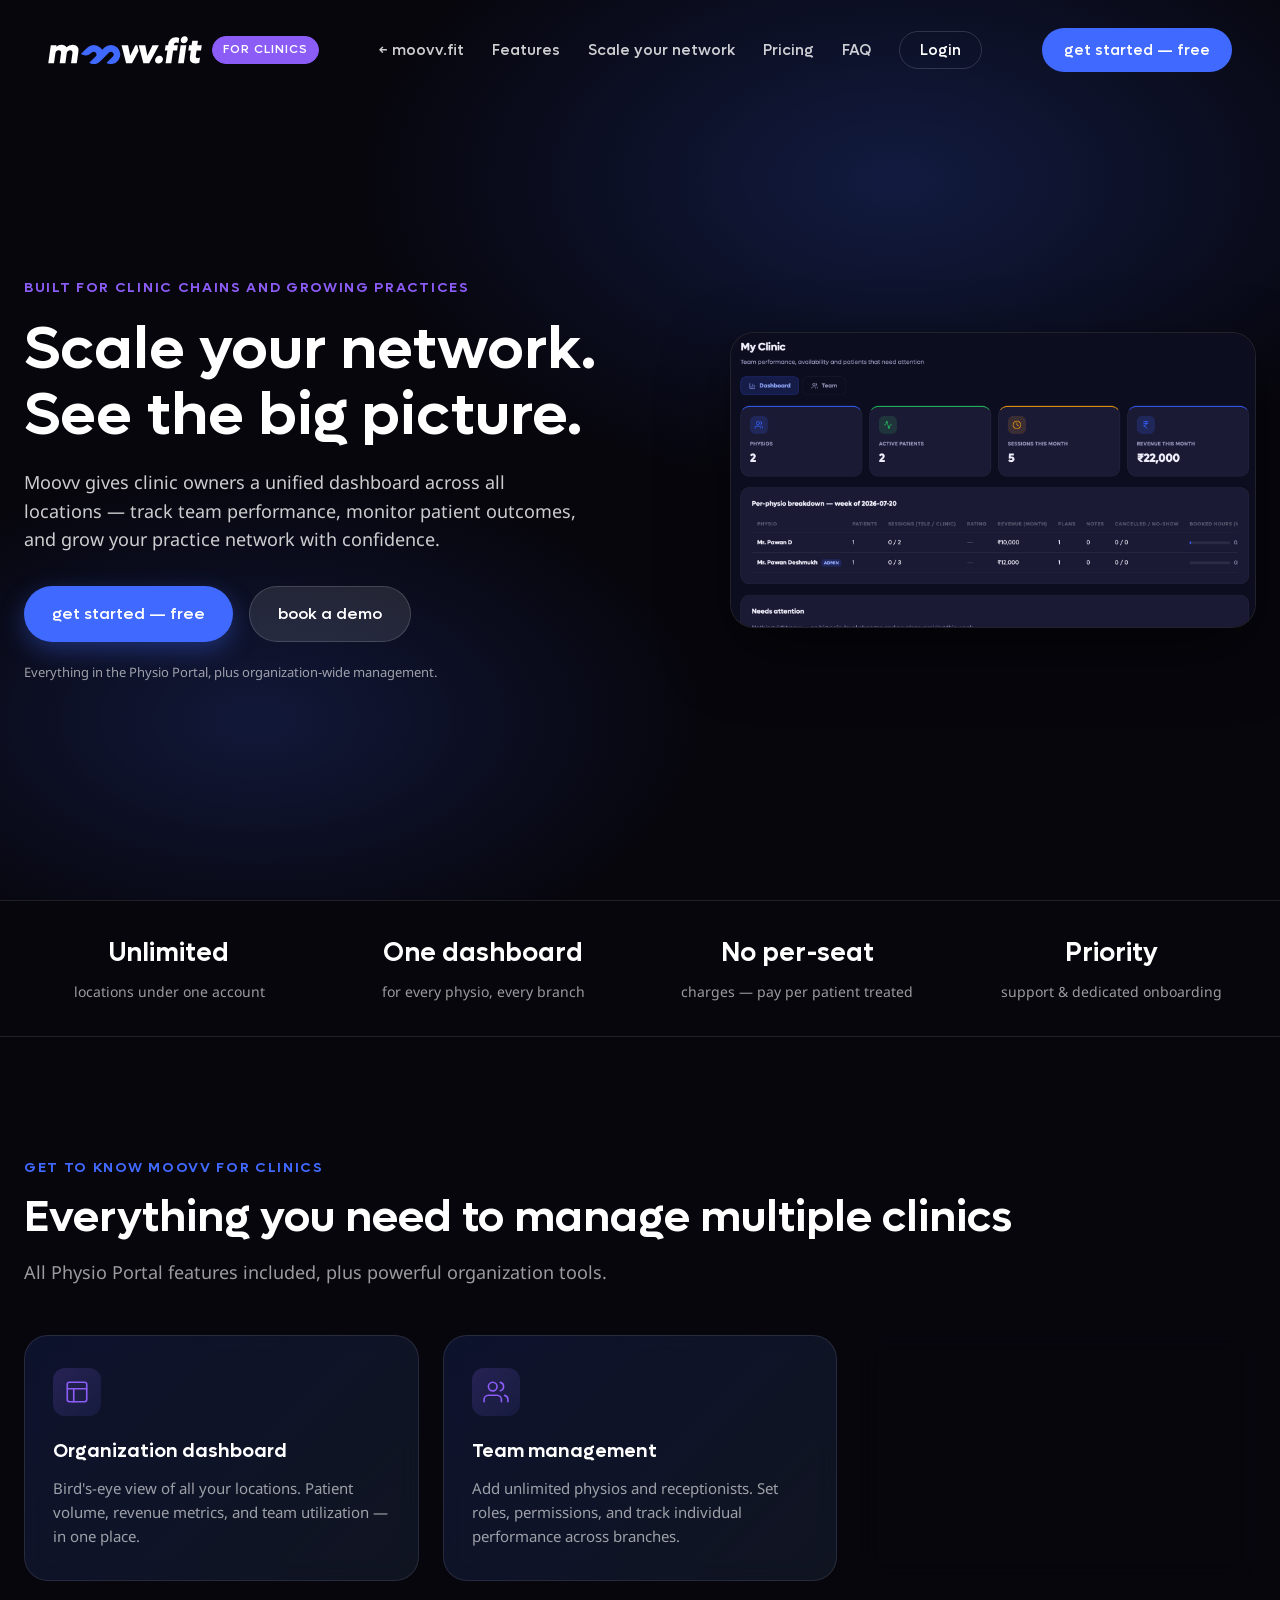
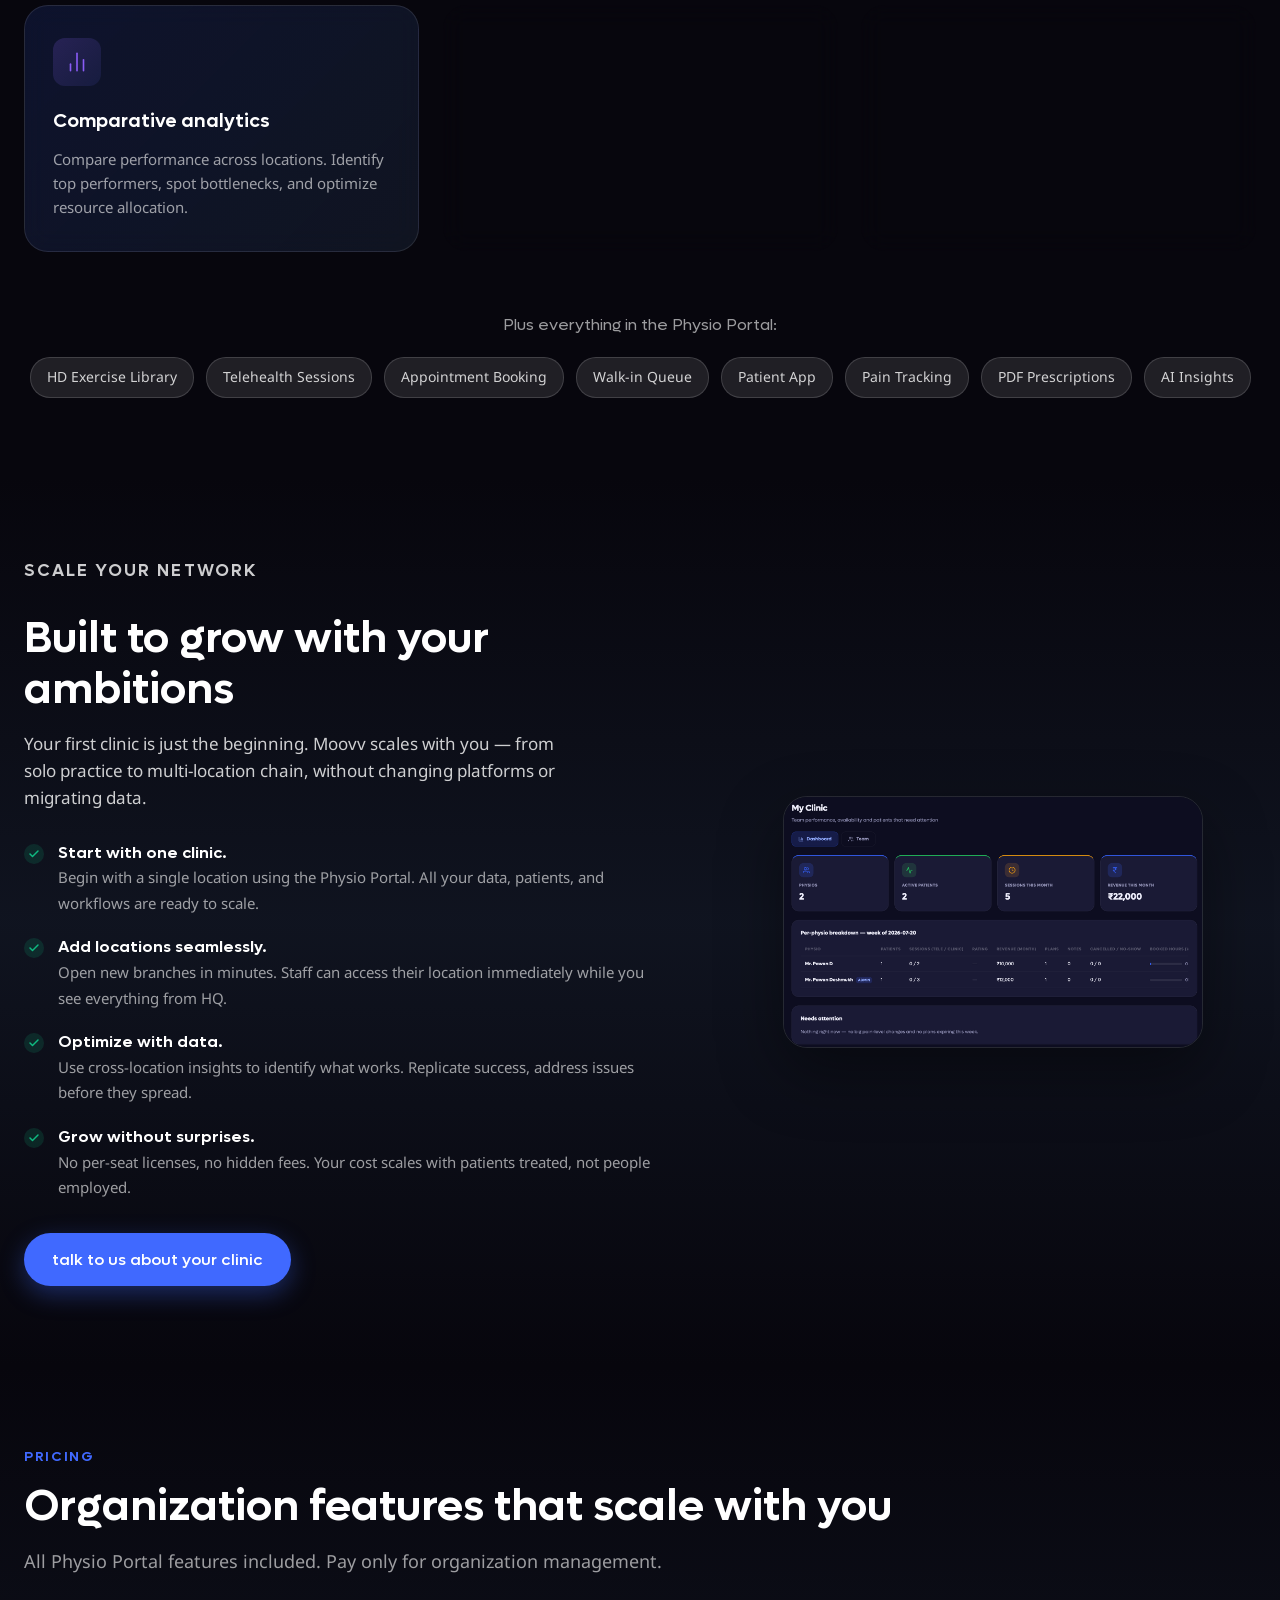
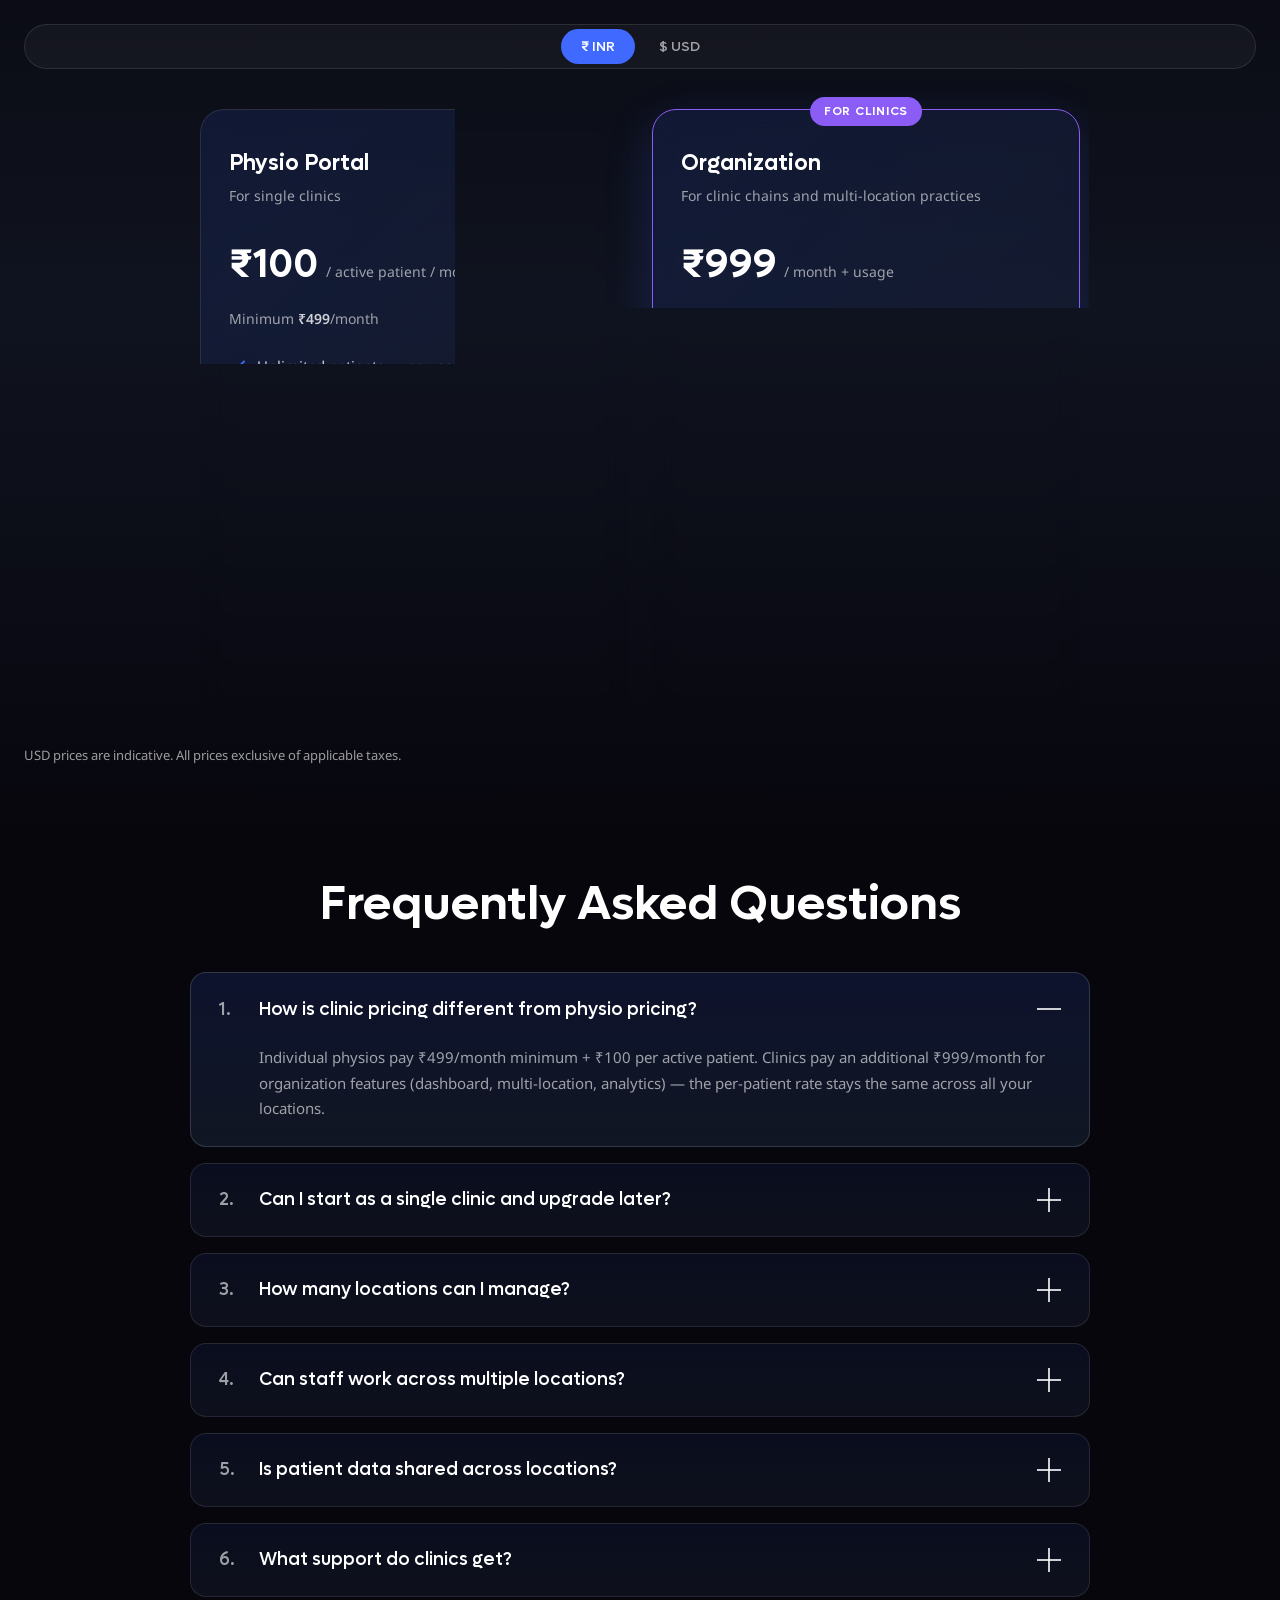
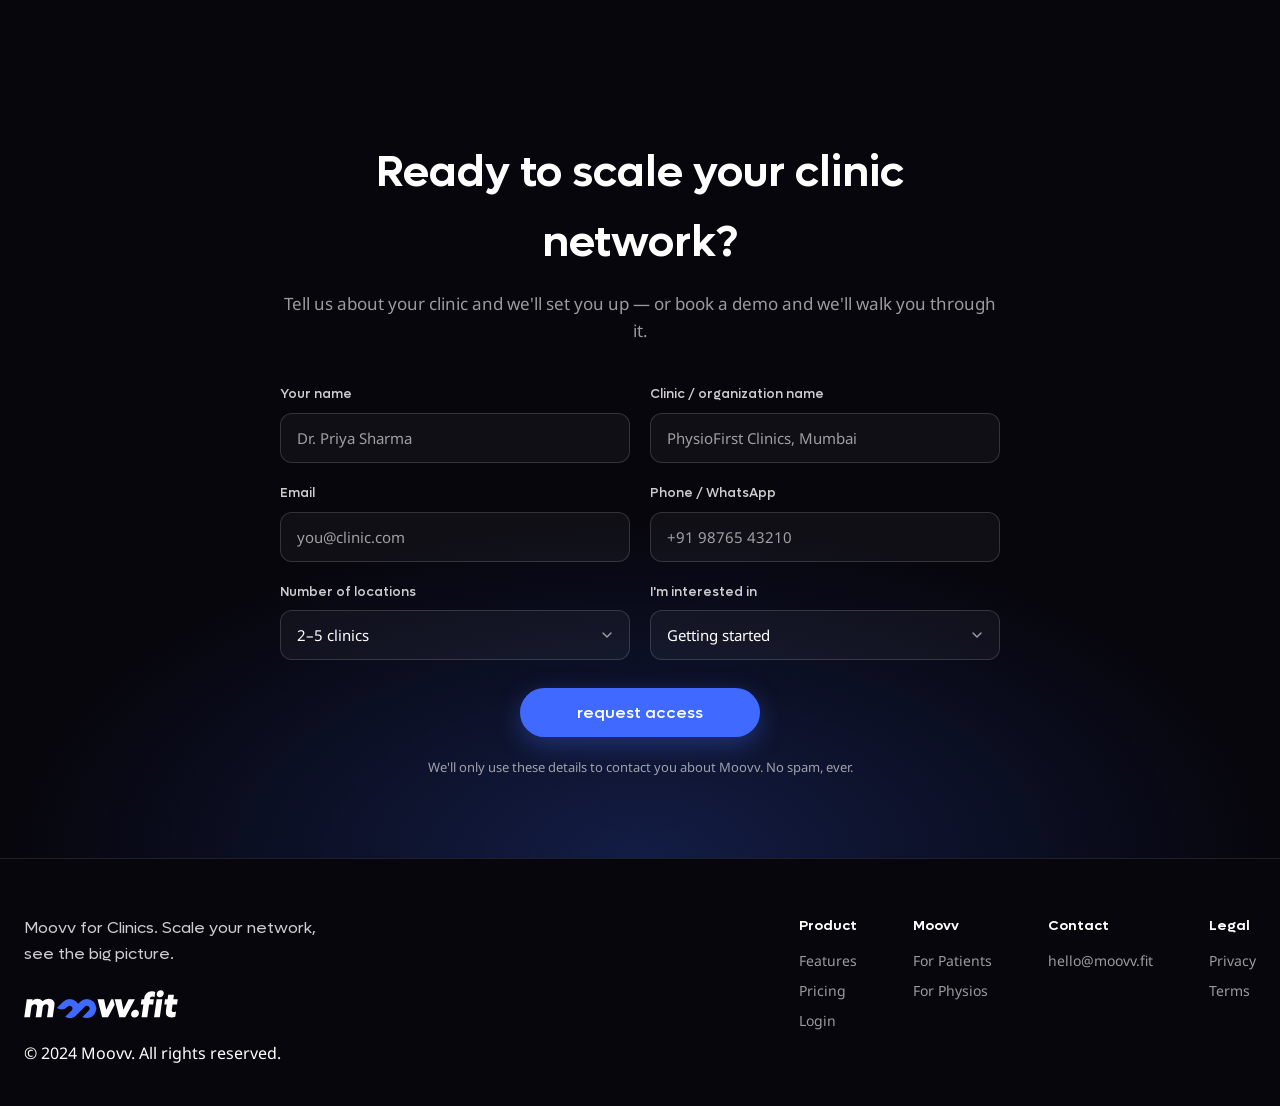
<file: for-clinics/index.html>
<!DOCTYPE html>
<html lang="en">

<head>
  <meta charset="UTF-8">
  <meta name="viewport" content="width=device-width, initial-scale=1.0, viewport-fit=cover">
  <meta name="description"
    content="Moovv for Clinics — manage multiple locations, track physio performance, and grow your practice network. Organization dashboard, team analytics, and centralized patient insights. Everything in the Physio Portal, plus multi-location management from ₹999/month.">
  <meta name="keywords"
    content="physiotherapy clinic software, multi-location clinic management, physio practice network, clinic analytics, team performance tracking, physiotherapy chain software, clinic dashboard India, multi-branch physio software, physio clinic management, HEP software for chains">
  <meta name="theme-color" content="#07060D">

  <!-- Open Graph -->
  <meta property="og:title" content="Moovv for Clinics — scale your physiotherapy network">
  <meta property="og:description"
    content="Organization dashboard, multi-location management, team analytics, and centralized patient insights — built for clinic chains and growing practices.">
  <meta property="og:type" content="website">
  <meta property="og:url" content="https://www.moovv.fit/for-clinics/">
  <meta property="og:image" content="images/placeholders/og-image.png">

  <!-- Twitter -->
  <meta name="twitter:card" content="summary_large_image">
  <meta name="twitter:title" content="Moovv for Clinics — scale your physiotherapy network">
  <meta name="twitter:description"
    content="Organization dashboard, multi-location management, team analytics, and centralized patient insights — built for clinic chains.">
  <meta name="twitter:image" content="images/placeholders/og-image.png">

  <link rel="canonical" href="https://www.moovv.fit/for-clinics/">

  <title>Moovv for Clinics — Multi-Location Practice Management</title>
  <link rel="icon" type="image/svg+xml" href="images/Logo_Icon.svg">

  <script type="application/ld+json">
  {
    "@context": "https://schema.org",
    "@type": "SoftwareApplication",
    "name": "Moovv for Clinics",
    "applicationCategory": "BusinessApplication",
    "operatingSystem": "Web",
    "description": "Multi-location physiotherapy clinic management platform with organization dashboard, team analytics, centralized patient tracking, and performance insights across all branches.",
    "url": "https://www.moovv.fit/for-clinics/",
    "publisher": { "@type": "Organization", "name": "Moovv" },
    "offers": {
      "@type": "Offer",
      "price": "999",
      "priceCurrency": "INR",
      "description": "₹999/month for organization features, plus ₹100 per active patient across all locations. Includes everything in the Physio Portal."
    }
  }
  </script>

  <script type="application/ld+json">
  {
    "@context": "https://schema.org",
    "@type": "FAQPage",
    "mainEntity": [
      {
        "@type": "Question",
        "name": "How is clinic pricing different from physio pricing?",
        "acceptedAnswer": {
          "@type": "Answer",
          "text": "Individual physios pay ₹499/month minimum + ₹100 per active patient. Clinics pay an additional ₹999/month for organization features (dashboard, multi-location, analytics) — the per-patient rate stays the same across all your locations."
        }
      },
      {
        "@type": "Question",
        "name": "Can I start as a single clinic and upgrade later?",
        "acceptedAnswer": {
          "@type": "Answer",
          "text": "Absolutely. Start with the Physio Portal. When you're ready to add locations or need organization features, upgrade instantly. All your data carries over."
        }
      },
      {
        "@type": "Question",
        "name": "How many locations can I manage?",
        "acceptedAnswer": {
          "@type": "Answer",
          "text": "Unlimited. Whether you have 2 clinics or 50, the organization fee stays at ₹999/month. You only pay more as your patient volume grows."
        }
      },
      {
        "@type": "Question",
        "name": "Can staff work across multiple locations?",
        "acceptedAnswer": {
          "@type": "Answer",
          "text": "Yes. Physios can be assigned to multiple branches and their schedules sync across locations. Receptionists can manage queues for any location they're permitted to access."
        }
      },
      {
        "@type": "Question",
        "name": "Is patient data shared across locations?",
        "acceptedAnswer": {
          "@type": "Answer",
          "text": "Patient records are accessible at any location within your organization (with appropriate permissions). If a patient visits a different branch, their history is available to the treating physio."
        }
      },
      {
        "@type": "Question",
        "name": "What support do clinics get?",
        "acceptedAnswer": {
          "@type": "Answer",
          "text": "Organization accounts include priority support with faster response times, dedicated onboarding for new locations, and quarterly business reviews on request."
        }
      }
    ]
  }
  </script>

  <link rel="stylesheet" href="css/styles.css?v=2">
</head>

<body>
  <!-- Navigation -->
  <nav class="nav" id="nav">
    <div class="nav-container">
      <a href="/for-clinics/" class="nav-logo">
        <img src="images/Logo.svg" alt="Moovv" class="nav-logo-img">
        <span class="nav-logo-tag clinic">for clinics</span>
      </a>

      <ul class="nav-links" id="navLinks">
        <li><a href="https://www.moovv.fit/" class="nav-back">← moovv.fit</a></li>
        <li><a href="#features">Features</a></li>
        <li><a href="#scale">Scale your network</a></li>
        <li><a href="#pricing">Pricing</a></li>
        <li><a href="#faq">FAQ</a></li>
        <li><a href="https://app.moovv.fit/clinic" class="nav-login" rel="noopener noreferrer">Login</a></li>
      </ul>

      <a href="#get-started" class="btn-nav-cta">get started — free</a>

      <button class="nav-toggle" id="navToggle" aria-label="Toggle navigation">
        <span></span>
        <span></span>
        <span></span>
      </button>
    </div>
  </nav>

  <!-- Hero Section -->
  <section class="hero" id="hero">
    <div class="hero-bg">
      <div class="hero-overlay"></div>
    </div>

    <div class="container hero-content hero-layout">
      <div class="hero-copy">
        <p class="hero-eyebrow clinic">Built for clinic chains and growing practices</p>
        <h1>Scale your network.<br>See the big picture.</h1>
        <p class="hero-subtitle">Moovv gives clinic owners a unified dashboard across all locations — track team performance, 
          monitor patient outcomes, and grow your practice network with confidence.</p>

        <div class="hero-ctas">
          <a href="#get-started" class="btn-primary">get started — free</a>
          <a href="#get-started" class="btn-secondary" data-intent="demo">book a demo</a>
        </div>

        <p class="hero-trust">Everything in the Physio Portal, plus organization-wide management.</p>
      </div>

      <div class="hero-media">
        <div class="video-frame">
          <img class="hero-img" src="images/screens/org-dashboard.png" alt="Organization Dashboard showing metrics across all clinic locations" width="1600" height="960">
        </div>
      </div>
    </div>
  </section>

  <!-- Social proof strip -->
  <section class="proof-strip">
    <div class="container proof-grid">
      <div class="proof-item">
        <strong>Unlimited</strong>
        <span>locations under one account</span>
      </div>
      <div class="proof-item">
        <strong>One dashboard</strong>
        <span>for every physio, every branch</span>
      </div>
      <div class="proof-item">
        <strong>No per-seat</strong>
        <span>charges — pay per patient treated</span>
      </div>
      <div class="proof-item">
        <strong>Priority</strong>
        <span>support &amp; dedicated onboarding</span>
      </div>
    </div>
  </section>

  <!-- Features Section -->
  <section class="features" id="features">
    <div class="container">
      <p class="section-eyebrow">Get to know Moovv for Clinics</p>
      <h2 class="section-title">Everything you need to manage multiple clinics</h2>
      <p class="section-subtitle">All Physio Portal features included, plus powerful organization tools.</p>

      <div class="feature-grid">
        <div class="glass-panel feature-card">
          <div class="panel-icon clinic">
            <svg viewBox="0 0 24 24" fill="none" stroke="currentColor" stroke-width="1.5" stroke-linecap="round" stroke-linejoin="round">
              <rect x="3" y="3" width="18" height="18" rx="2" ry="2"></rect>
              <line x1="3" y1="9" x2="21" y2="9"></line>
              <line x1="9" y1="21" x2="9" y2="9"></line>
            </svg>
          </div>
          <h3>Organization dashboard</h3>
          <p>Bird's-eye view of all your locations. Patient volume, revenue metrics, and team utilization — in one place.</p>
        </div>

        <div class="glass-panel feature-card">
          <div class="panel-icon clinic">
            <svg viewBox="0 0 24 24" fill="none" stroke="currentColor" stroke-width="1.5" stroke-linecap="round" stroke-linejoin="round">
              <path d="M17 21v-2a4 4 0 0 0-4-4H5a4 4 0 0 0-4 4v2"></path>
              <circle cx="9" cy="7" r="4"></circle>
              <path d="M23 21v-2a4 4 0 0 0-3-3.87"></path>
              <path d="M16 3.13a4 4 0 0 1 0 7.75"></path>
            </svg>
          </div>
          <h3>Team management</h3>
          <p>Add unlimited physios and receptionists. Set roles, permissions, and track individual performance across branches.</p>
        </div>

        <div class="glass-panel feature-card">
          <div class="panel-icon clinic">
            <svg viewBox="0 0 24 24" fill="none" stroke="currentColor" stroke-width="1.5" stroke-linecap="round" stroke-linejoin="round">
              <path d="M21 10c0 7-9 13-9 13s-9-6-9-13a9 9 0 0 1 18 0z"></path>
              <circle cx="12" cy="10" r="3"></circle>
            </svg>
          </div>
          <h3>Multi-location support</h3>
          <p>Manage 2 clinics or 20. Each location gets its own queue, appointments, and patient records — all visible from HQ.</p>
        </div>

        <div class="glass-panel feature-card">
          <div class="panel-icon clinic">
            <svg viewBox="0 0 24 24" fill="none" stroke="currentColor" stroke-width="1.5" stroke-linecap="round" stroke-linejoin="round">
              <line x1="18" y1="20" x2="18" y2="10"></line>
              <line x1="12" y1="20" x2="12" y2="4"></line>
              <line x1="6" y1="20" x2="6" y2="14"></line>
            </svg>
          </div>
          <h3>Comparative analytics</h3>
          <p>Compare performance across locations. Identify top performers, spot bottlenecks, and optimize resource allocation.</p>
        </div>

        <div class="glass-panel feature-card">
          <div class="panel-icon clinic">
            <svg viewBox="0 0 24 24" fill="none" stroke="currentColor" stroke-width="1.5" stroke-linecap="round" stroke-linejoin="round">
              <path d="M14 2H6a2 2 0 0 0-2 2v16a2 2 0 0 0 2 2h12a2 2 0 0 0 2-2V8z"></path>
              <polyline points="14 2 14 8 20 8"></polyline>
              <line x1="16" y1="13" x2="8" y2="13"></line>
              <line x1="16" y1="17" x2="8" y2="17"></line>
            </svg>
          </div>
          <h3>Centralized reporting</h3>
          <p>Consolidated reports for compliance, insurance, and business reviews. Export data across all locations with one click.</p>
        </div>

        <div class="glass-panel feature-card">
          <div class="panel-icon clinic">
            <svg viewBox="0 0 24 24" fill="none" stroke="currentColor" stroke-width="1.5" stroke-linecap="round" stroke-linejoin="round">
              <rect x="1" y="4" width="22" height="16" rx="2" ry="2"></rect>
              <line x1="1" y1="10" x2="23" y2="10"></line>
            </svg>
          </div>
          <h3>Unified billing</h3>
          <p>Single invoice for your entire organization. Volume discounts as you scale. No per-seat surprises.</p>
        </div>
      </div>

      <div class="features-included">
        <p class="features-included-label">Plus everything in the Physio Portal:</p>
        <div class="features-included-list">
          <span>HD Exercise Library</span>
          <span>Telehealth Sessions</span>
          <span>Appointment Booking</span>
          <span>Walk-in Queue</span>
          <span>Patient App</span>
          <span>Pain Tracking</span>
          <span>PDF Prescriptions</span>
          <span>AI Insights</span>
        </div>
      </div>
    </div>
  </section>

  <!-- Scale Section -->
  <section class="grow" id="scale">
    <div class="container grow-layout">
      <div class="grow-copy">
        <p class="section-eyebrow">Scale your network</p>
        <h2 class="section-title">Built to grow with your ambitions</h2>
        <p>Your first clinic is just the beginning. Moovv scales with you — from solo practice to multi-location chain, without changing platforms or migrating data.</p>

        <ul class="grow-list">
          <li>
            <strong>Start with one clinic.</strong>
            <span>Begin with a single location using the Physio Portal. All your data, patients, and workflows are ready to scale.</span>
          </li>
          <li>
            <strong>Add locations seamlessly.</strong>
            <span>Open new branches in minutes. Staff can access their location immediately while you see everything from HQ.</span>
          </li>
          <li>
            <strong>Optimize with data.</strong>
            <span>Use cross-location insights to identify what works. Replicate success, address issues before they spread.</span>
          </li>
          <li>
            <strong>Grow without surprises.</strong>
            <span>No per-seat licenses, no hidden fees. Your cost scales with patients treated, not people employed.</span>
          </li>
        </ul>

        <a href="#get-started" class="btn-primary">talk to us about your clinic</a>
      </div>

      <div class="grow-media">
        <img class="section-img section-img--tall" src="images/screens/org-dashboard.png"
          alt="Moovv organization dashboard showing performance across multiple clinic locations" width="1600" height="960" loading="lazy">
      </div>
    </div>
  </section>

  <!-- Pricing Section -->
  <section class="pricing" id="pricing">
    <div class="container">
      <p class="section-eyebrow">Pricing</p>
      <h2 class="section-title">Organization features that scale with you</h2>
      <p class="section-subtitle">All Physio Portal features included. Pay only for organization management.</p>

      <div class="currency-toggle" role="group" aria-label="Currency">
        <button class="currency-btn active" data-currency="inr" aria-pressed="true">₹ INR</button>
        <button class="currency-btn" data-currency="usd" aria-pressed="false">$ USD</button>
      </div>

      <div class="pricing-grid pricing-grid--two">
        <div class="glass-panel pricing-card">
          <h3>Physio Portal</h3>
          <p class="pricing-tagline">For single clinics</p>
          <div class="pricing-amount">
            <span class="price" data-inr="₹100" data-usd="$1.05">₹100</span>
            <span class="pricing-period">/ active patient / month</span>
          </div>
          <p class="pricing-min">Minimum <span data-inr="₹499" data-usd="$5.25">₹499</span>/month</p>
          <ul class="pricing-features">
            <li>Unlimited patients — pay per active</li>
            <li>Exercise prescriptions &amp; PDF export</li>
            <li>Appointment booking &amp; telehealth</li>
            <li>Pain &amp; adherence tracking</li>
            <li>AI insights &amp; 1-click messaging</li>
            <li>Walk-in queue &amp; receptionist login</li>
          </ul>
          <a href="/for-physios/#get-started" class="btn-secondary pricing-cta">learn more</a>
        </div>

        <div class="glass-panel pricing-card pricing-card--featured">
          <span class="pricing-badge clinic">For Clinics</span>
          <h3>Organization</h3>
          <p class="pricing-tagline">For clinic chains and multi-location practices</p>
          <div class="pricing-amount">
            <span class="price" data-inr="₹999" data-usd="$10.50">₹999</span>
            <span class="pricing-period">/ month + usage</span>
          </div>
          <p class="pricing-min">Plus <span data-inr="₹100" data-usd="$1.05">₹100</span> per active patient across all locations</p>
          <ul class="pricing-features">
            <li>Everything in Physio Portal</li>
            <li>Organization dashboard</li>
            <li>Unlimited locations</li>
            <li>Cross-location analytics</li>
            <li>Team performance tracking</li>
            <li>Centralized reporting</li>
            <li>Priority support</li>
          </ul>
          <a href="#get-started" class="btn-primary pricing-cta">start 30-day free trial</a>
        </div>
      </div>

      <p class="pricing-note">USD prices are indicative. All prices exclusive of applicable taxes.</p>
    </div>
  </section>

  <!-- FAQ Section -->
  <section class="faq" id="faq">
    <div class="container">
      <h2 class="faq-title">Frequently Asked Questions</h2>

      <div class="faq-list">
        <div class="faq-item active">
          <button class="faq-question" aria-expanded="true">
            <span class="faq-number">1.</span>
            <span class="faq-text">How is clinic pricing different from physio pricing?</span>
            <span class="faq-icon"></span>
          </button>
          <div class="faq-answer">
            <p>Individual physios pay ₹499/month minimum + ₹100 per active patient. Clinics pay an additional ₹999/month for organization features (dashboard, multi-location, analytics) — the per-patient rate stays the same across all your locations.</p>
          </div>
        </div>

        <div class="faq-item">
          <button class="faq-question" aria-expanded="false">
            <span class="faq-number">2.</span>
            <span class="faq-text">Can I start as a single clinic and upgrade later?</span>
            <span class="faq-icon"></span>
          </button>
          <div class="faq-answer">
            <p>Absolutely. Start with the Physio Portal. When you're ready to add locations or need organization features, upgrade instantly. All your data carries over.</p>
          </div>
        </div>

        <div class="faq-item">
          <button class="faq-question" aria-expanded="false">
            <span class="faq-number">3.</span>
            <span class="faq-text">How many locations can I manage?</span>
            <span class="faq-icon"></span>
          </button>
          <div class="faq-answer">
            <p>Unlimited. Whether you have 2 clinics or 50, the organization fee stays at ₹999/month. You only pay more as your patient volume grows.</p>
          </div>
        </div>

        <div class="faq-item">
          <button class="faq-question" aria-expanded="false">
            <span class="faq-number">4.</span>
            <span class="faq-text">Can staff work across multiple locations?</span>
            <span class="faq-icon"></span>
          </button>
          <div class="faq-answer">
            <p>Yes. Physios can be assigned to multiple branches and their schedules sync across locations. Receptionists can manage queues for any location they're permitted to access.</p>
          </div>
        </div>

        <div class="faq-item">
          <button class="faq-question" aria-expanded="false">
            <span class="faq-number">5.</span>
            <span class="faq-text">Is patient data shared across locations?</span>
            <span class="faq-icon"></span>
          </button>
          <div class="faq-answer">
            <p>Patient records are accessible at any location within your organization (with appropriate permissions). If a patient visits a different branch, their history is available to the treating physio.</p>
          </div>
        </div>

        <div class="faq-item">
          <button class="faq-question" aria-expanded="false">
            <span class="faq-number">6.</span>
            <span class="faq-text">What support do clinics get?</span>
            <span class="faq-icon"></span>
          </button>
          <div class="faq-answer">
            <p>Organization accounts include priority support with faster response times, dedicated onboarding for new locations, and quarterly business reviews on request.</p>
          </div>
        </div>
      </div>
    </div>
  </section>

  <!-- Get Started / Onboarding Form Section -->
  <section class="cta" id="get-started">
    <div class="cta-bg"></div>
    <div class="container">
      <div class="cta-inner">
        <h2>Ready to scale your clinic network?</h2>
        <p class="cta-subtitle">Tell us about your clinic and we'll set you up — or book a demo and we'll walk you through it.</p>

        <form class="onboard-form" id="onboardForm" action="https://664k2ljv5fjdlqzc2pzjy4nijm0wggxg.lambda-url.ap-south-1.on.aws/" method="POST">
          <input type="text" name="_gotcha" style="display:none">
          <input type="hidden" name="source" value="for-clinics">

          <div class="form-row">
            <label>
              <span>Your name</span>
              <input type="text" name="name" placeholder="Dr. Priya Sharma" required>
            </label>
            <label>
              <span>Clinic / organization name</span>
              <input type="text" name="clinic" placeholder="PhysioFirst Clinics, Mumbai">
            </label>
          </div>

          <div class="form-row">
            <label>
              <span>Email</span>
              <input type="email" name="email" placeholder="you@clinic.com" required>
            </label>
            <label>
              <span>Phone / WhatsApp</span>
              <input type="tel" name="phone" placeholder="+91 98765 43210">
            </label>
          </div>

          <div class="form-row">
            <label>
              <span>Number of locations</span>
              <select name="practice_size">
                <option value="small">2–5 clinics</option>
                <option value="medium">6–10 clinics</option>
                <option value="large">11–20 clinics</option>
                <option value="chain">20+ clinics / chain</option>
              </select>
            </label>
            <label>
              <span>I'm interested in</span>
              <select name="intent" id="intentSelect">
                <option value="get_started">Getting started</option>
                <option value="demo">Booking a demo</option>
              </select>
            </label>
          </div>

          <button type="submit" class="btn-primary btn-form-submit">request access</button>
          <p class="form-agreement">We'll only use these details to contact you about Moovv. No spam, ever.</p>
        </form>

        <div class="form-success" id="formSuccess" hidden>
          <h3>Thanks — you're on the list! 🎉</h3>
          <p>We'll reach out within one working day to get you set up.</p>
        </div>
      </div>
    </div>
  </section>

  <!-- Footer -->
  <footer class="footer">
    <div class="container">
      <div class="footer-content">
        <div class="footer-left">
          <p class="footer-tagline">Moovv for Clinics. Scale your network, see the big picture.</p>
          <a href="/for-clinics/" class="footer-logo">
            <img src="images/Logo.svg" alt="Moovv" class="nav-logo-img">
          </a>
        </div>

        <div class="footer-links">
          <div class="footer-column">
            <h4>Product</h4>
            <a href="#features">Features</a>
            <a href="#pricing">Pricing</a>
            <a href="https://app.moovv.fit/clinic" rel="noopener noreferrer">Login</a>
          </div>
          <div class="footer-column">
            <h4>Moovv</h4>
            <a href="https://www.moovv.fit/">For Patients</a>
            <a href="/for-physios/">For Physios</a>
          </div>
          <div class="footer-column">
            <h4>Contact</h4>
            <a href="mailto:hello@moovv.fit">hello@moovv.fit</a>
          </div>
          <div class="footer-column">
            <h4>Legal</h4>
            <a href="privacy.html">Privacy</a>
            <a href="terms.html">Terms</a>
          </div>
        </div>
      </div>

      <div class="footer-bottom">
        <p>&copy; 2024 Moovv. All rights reserved.</p>
      </div>
    </div>
  </footer>

  <script src="js/main.js?v=2"></script>
</body>

</html>
</file>
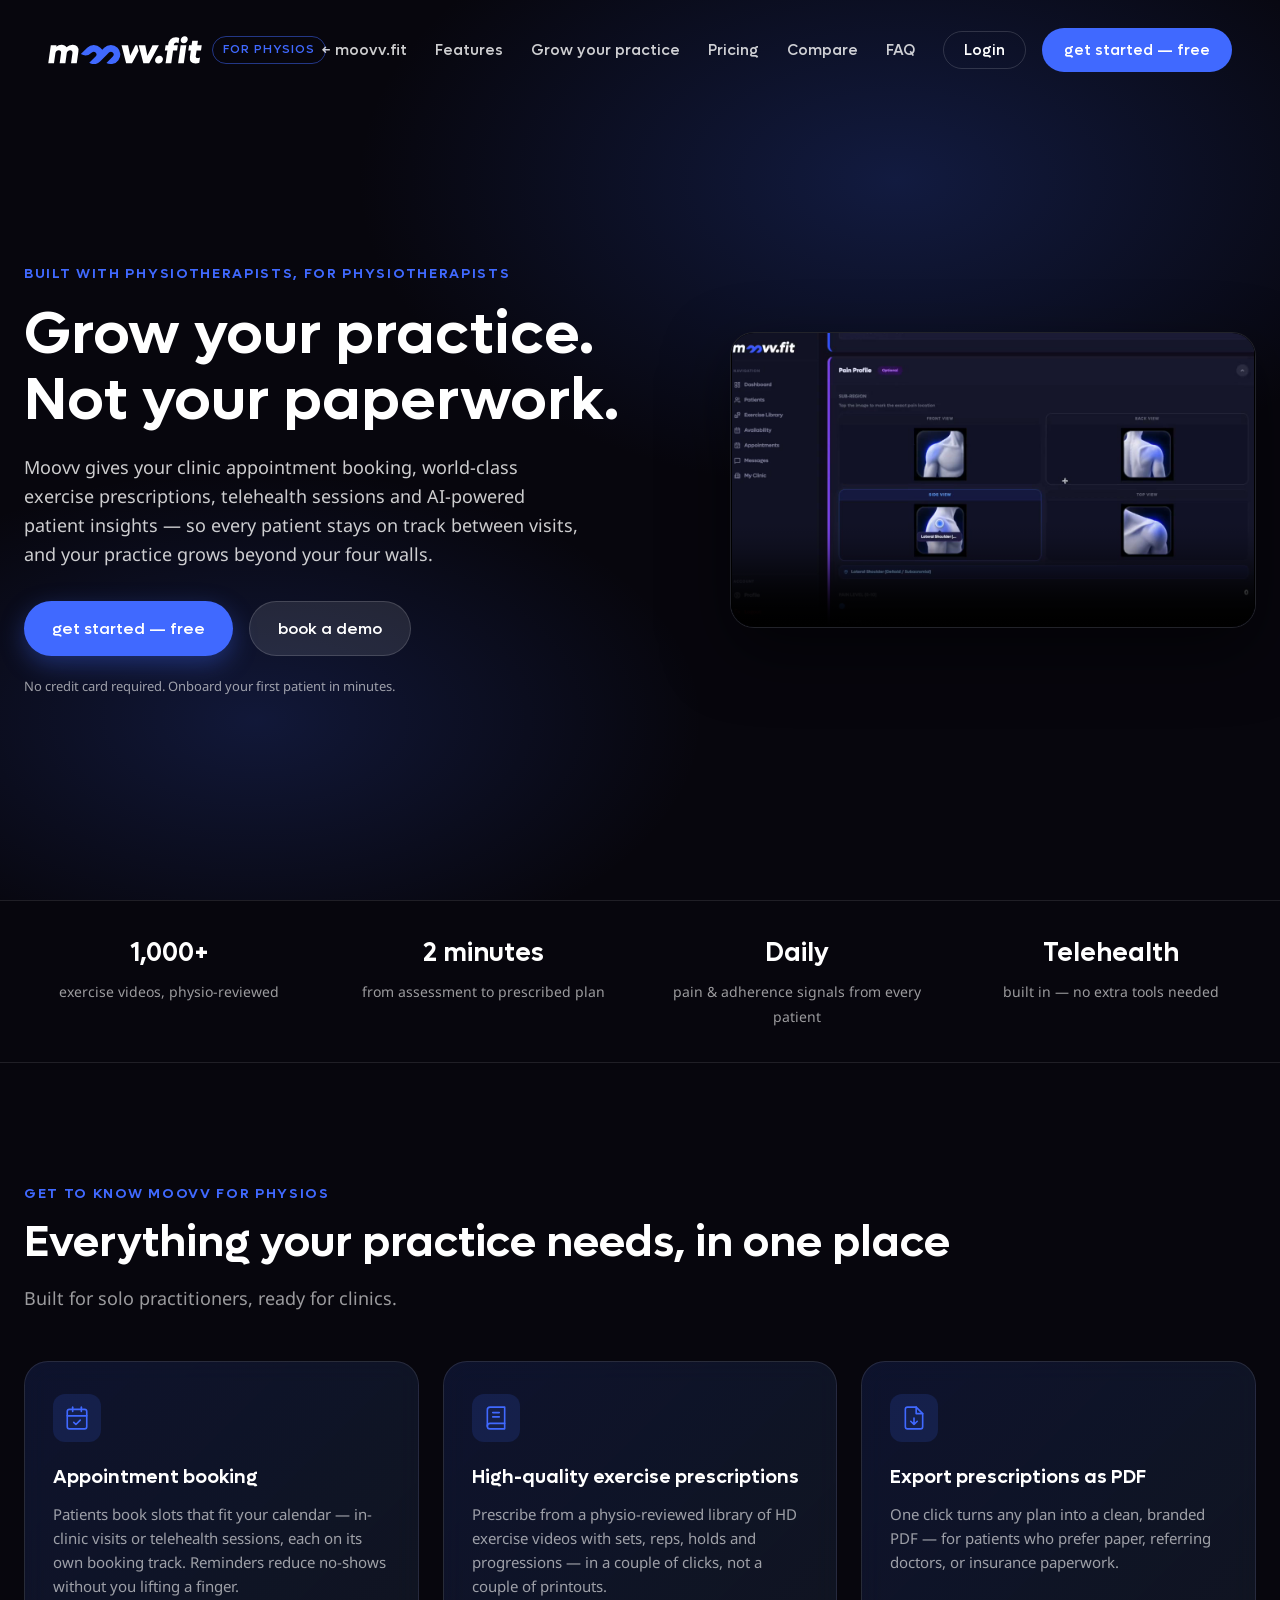
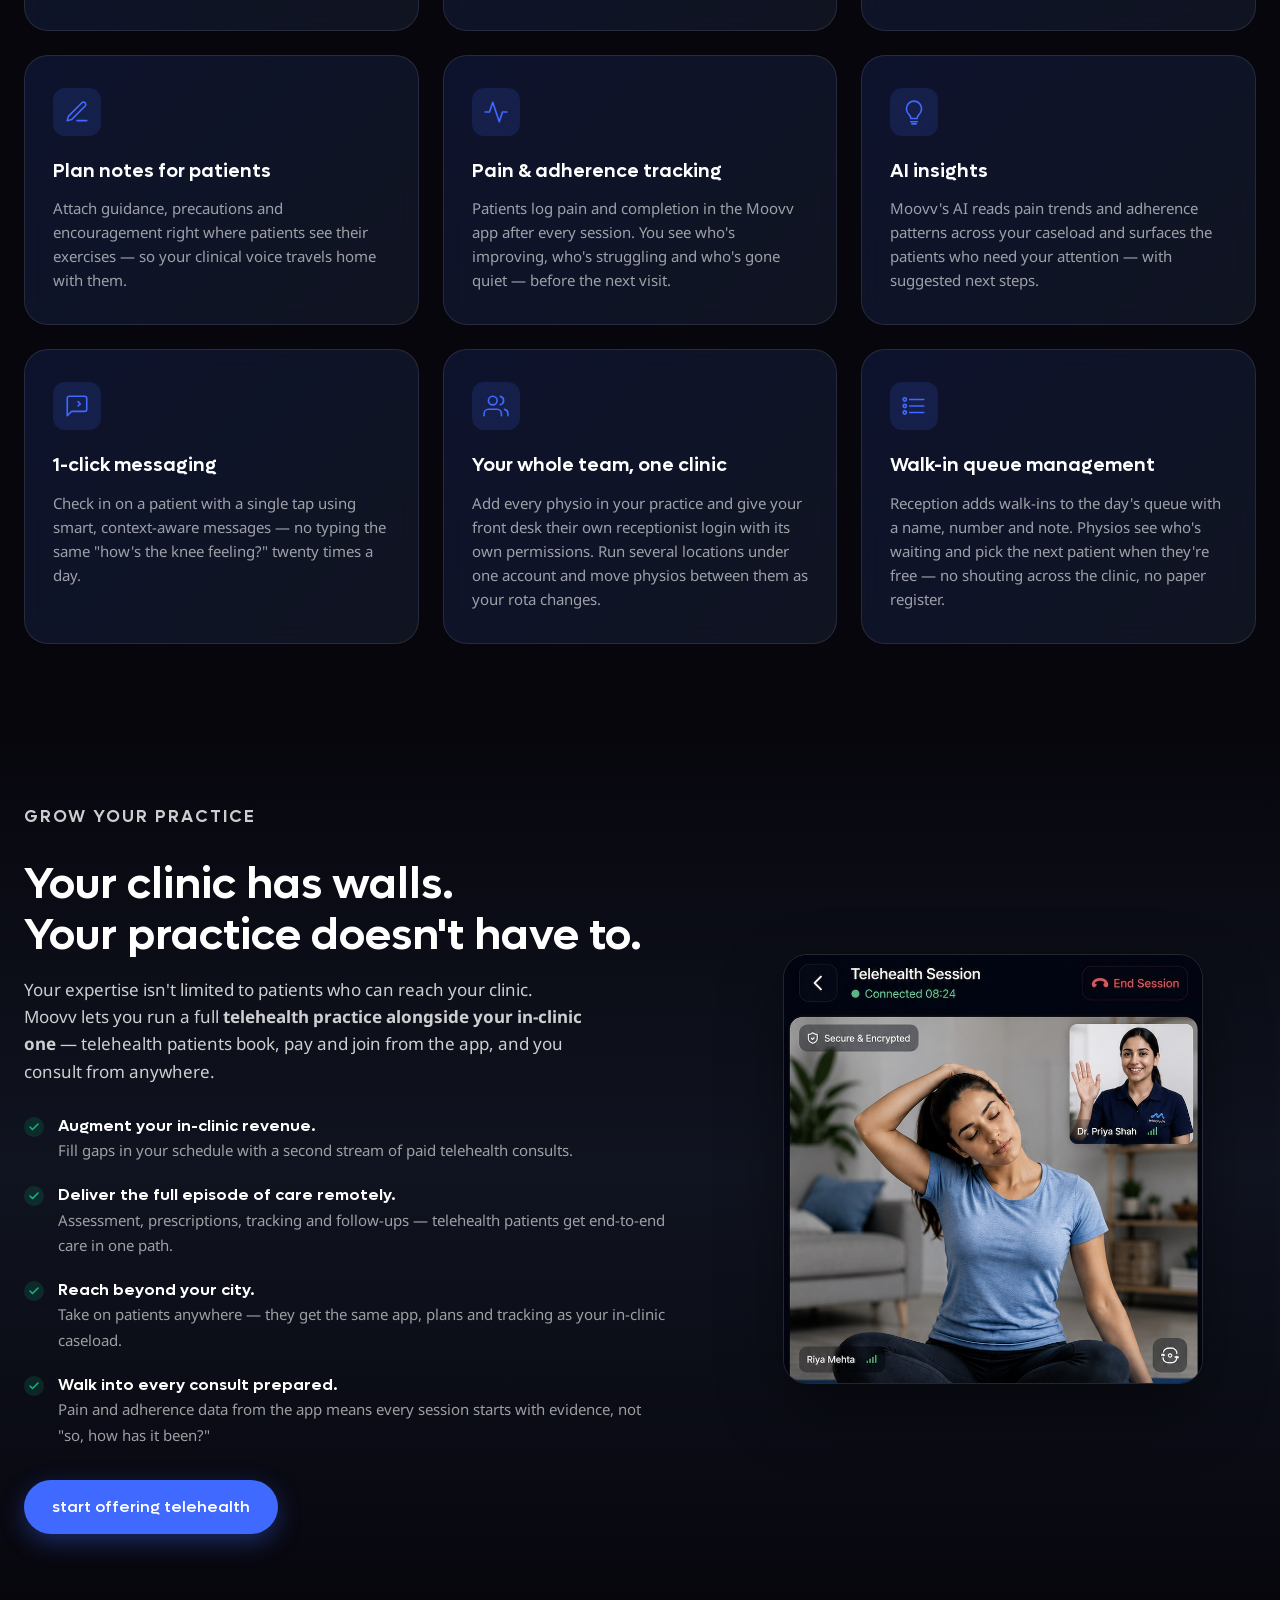
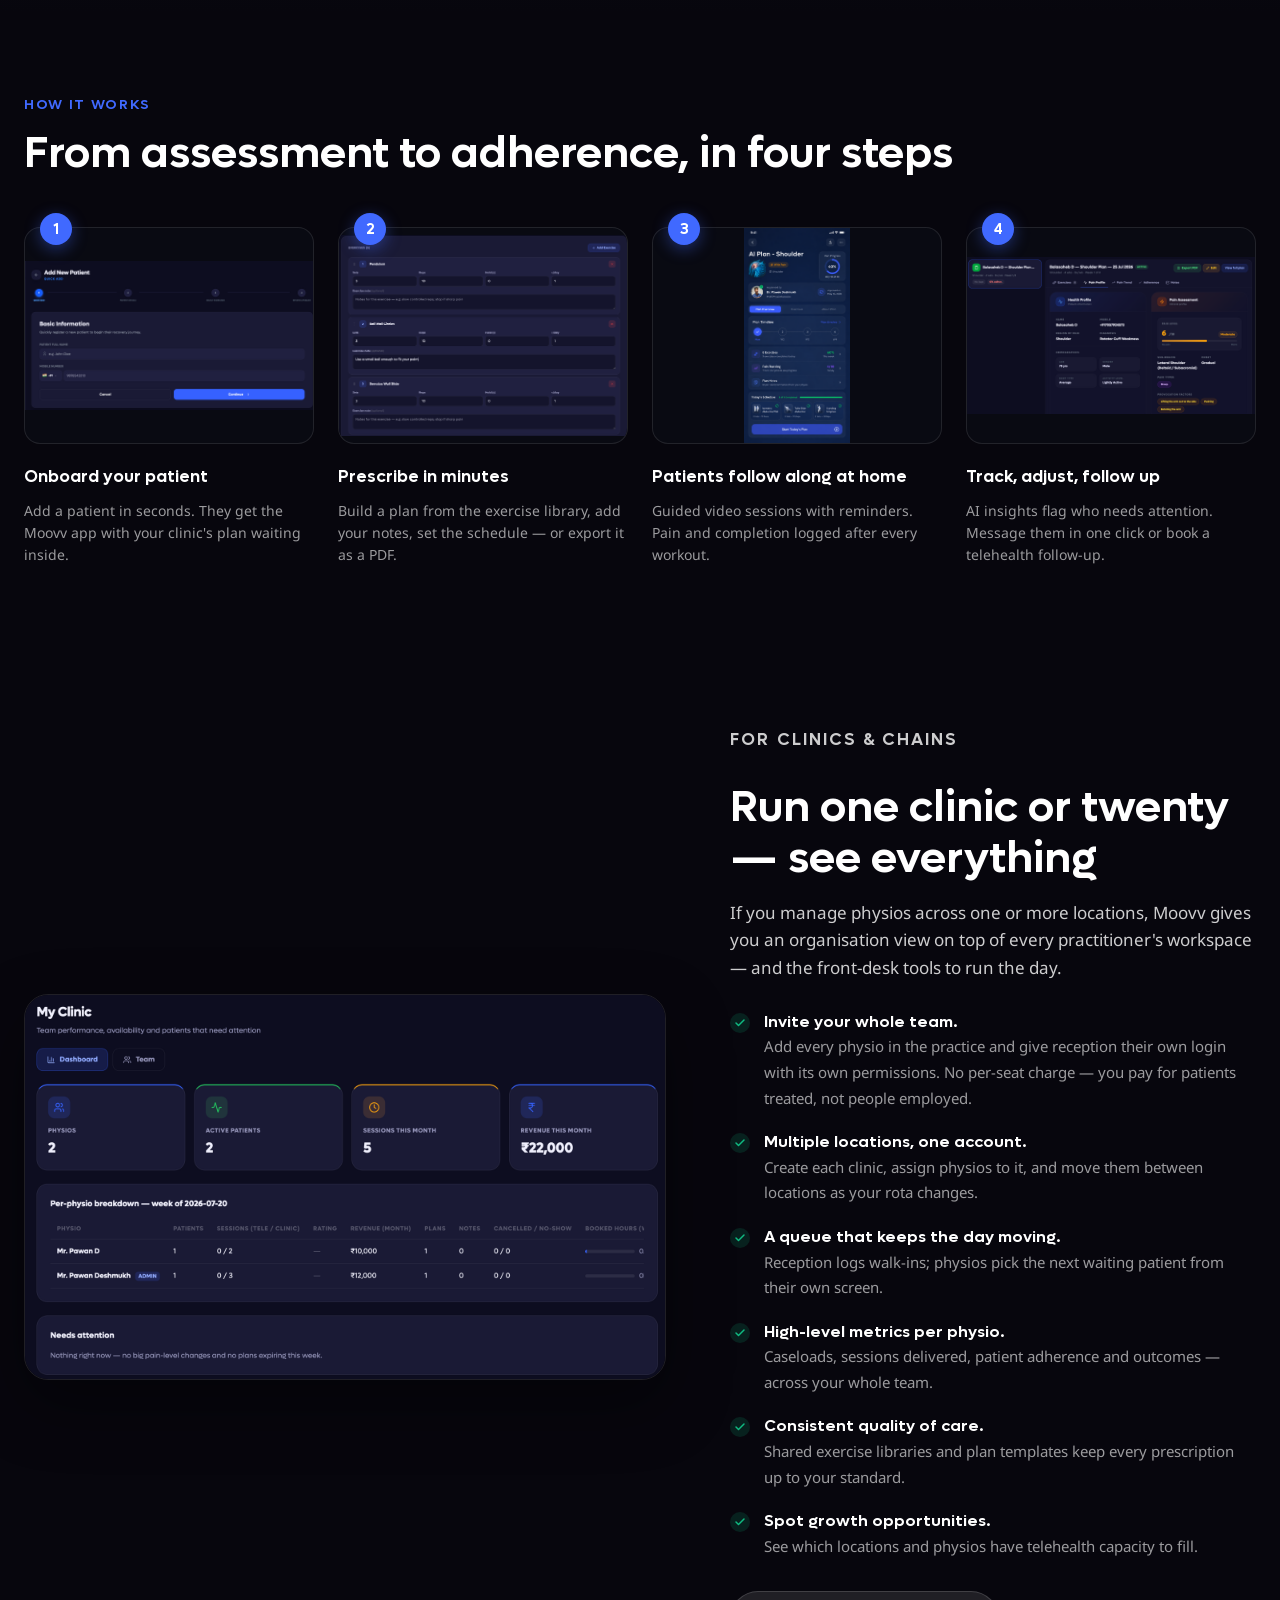
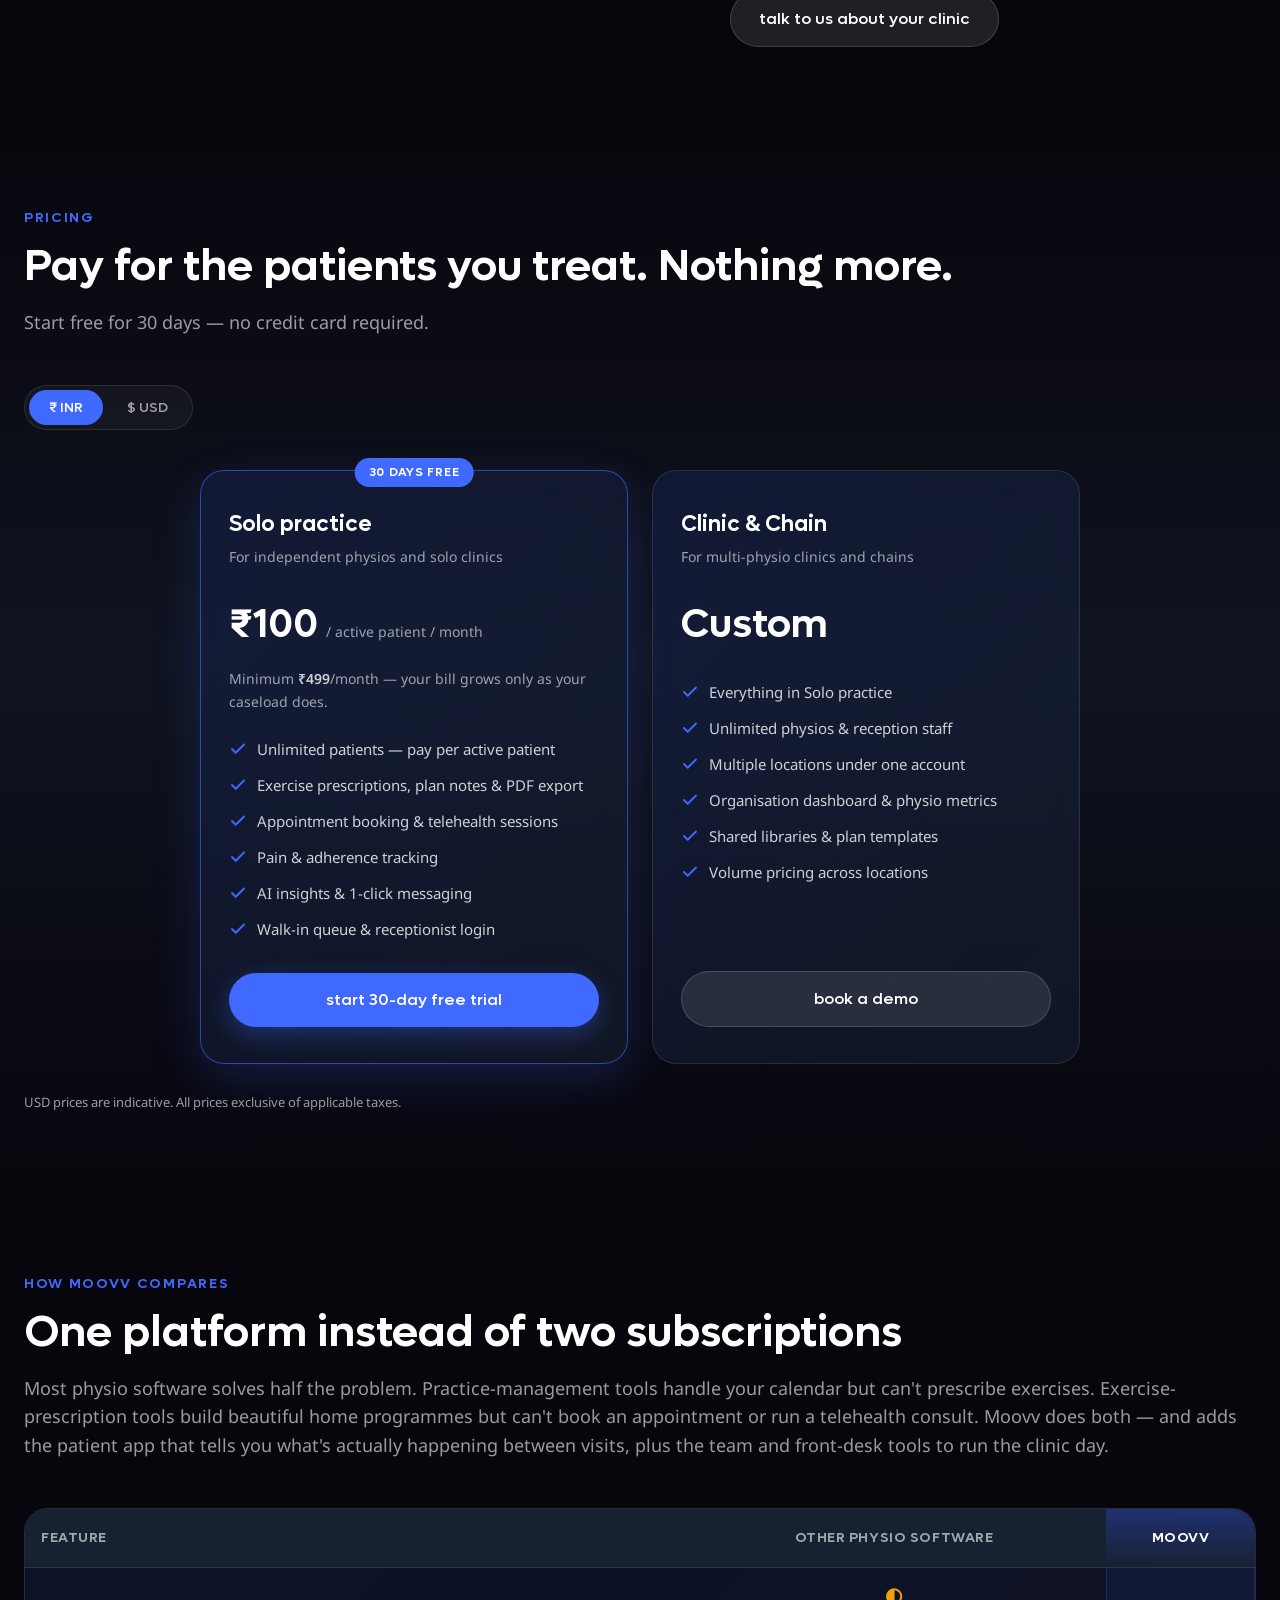
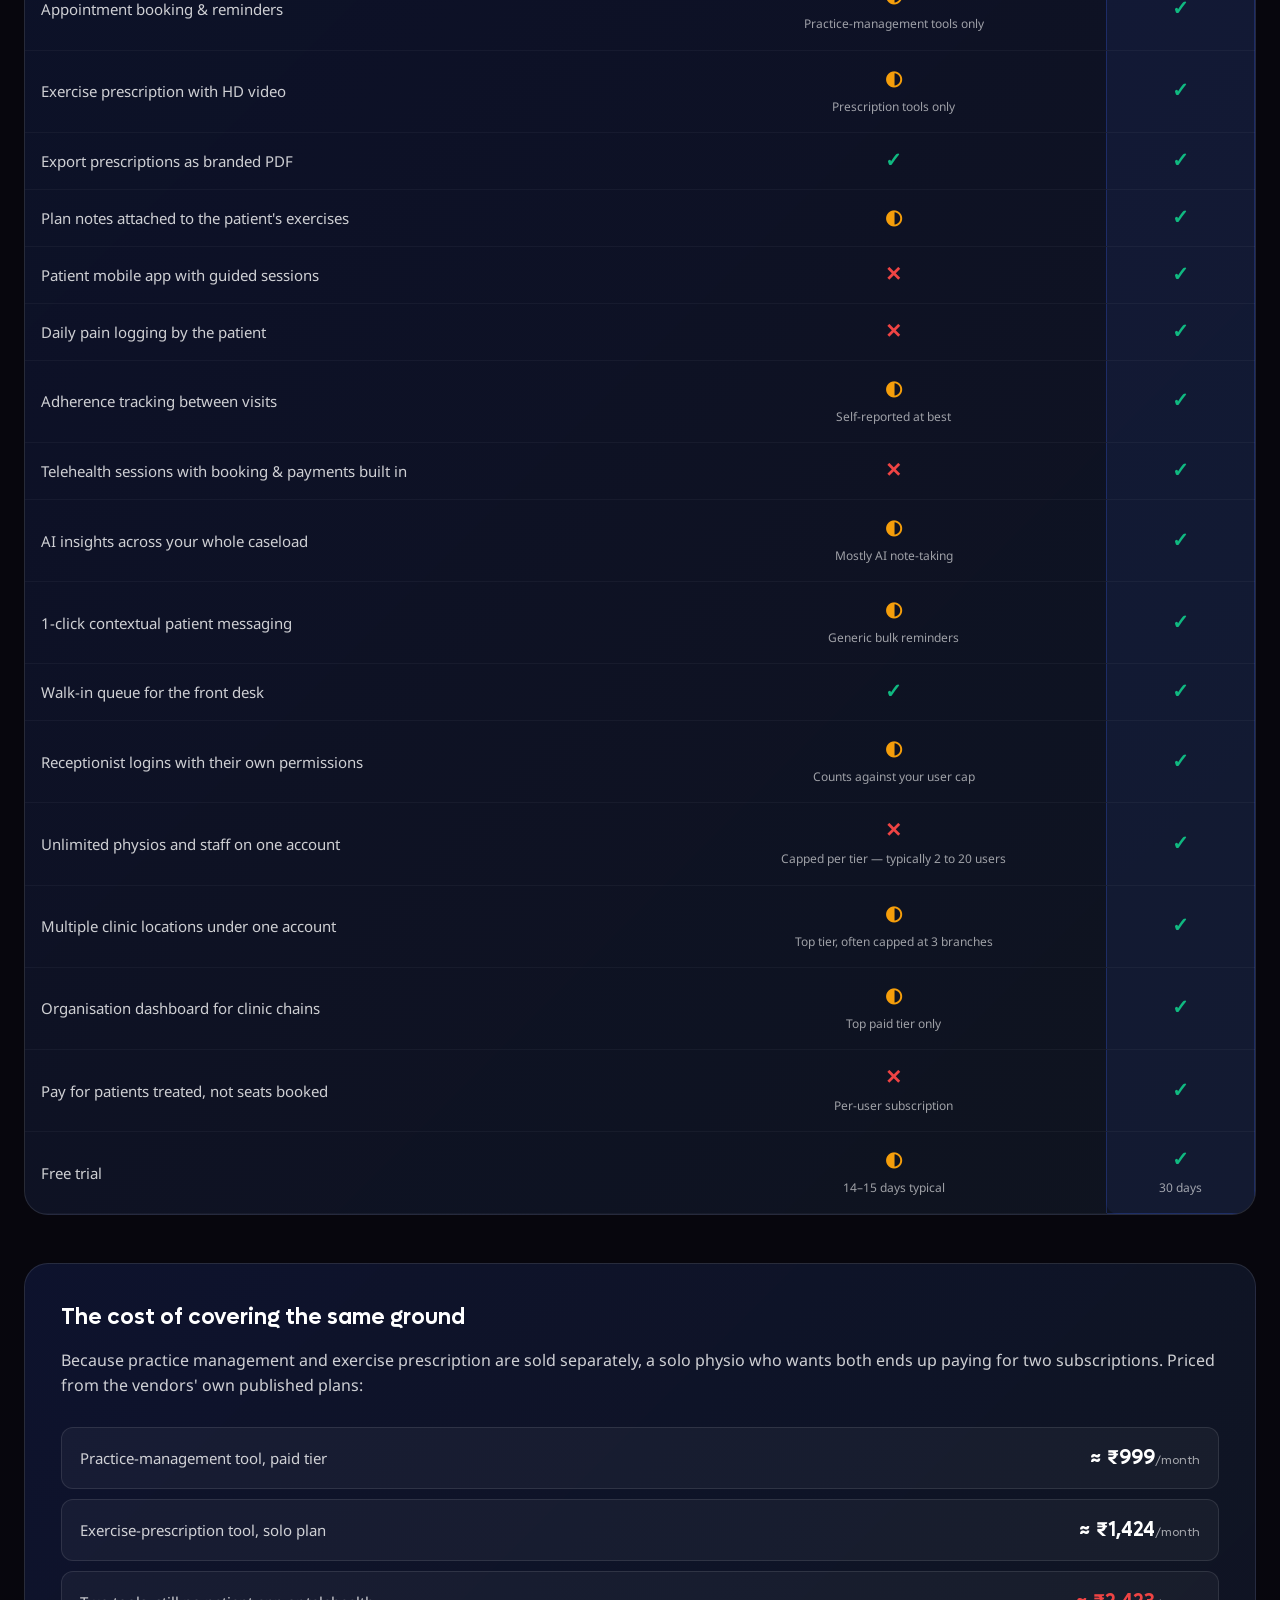
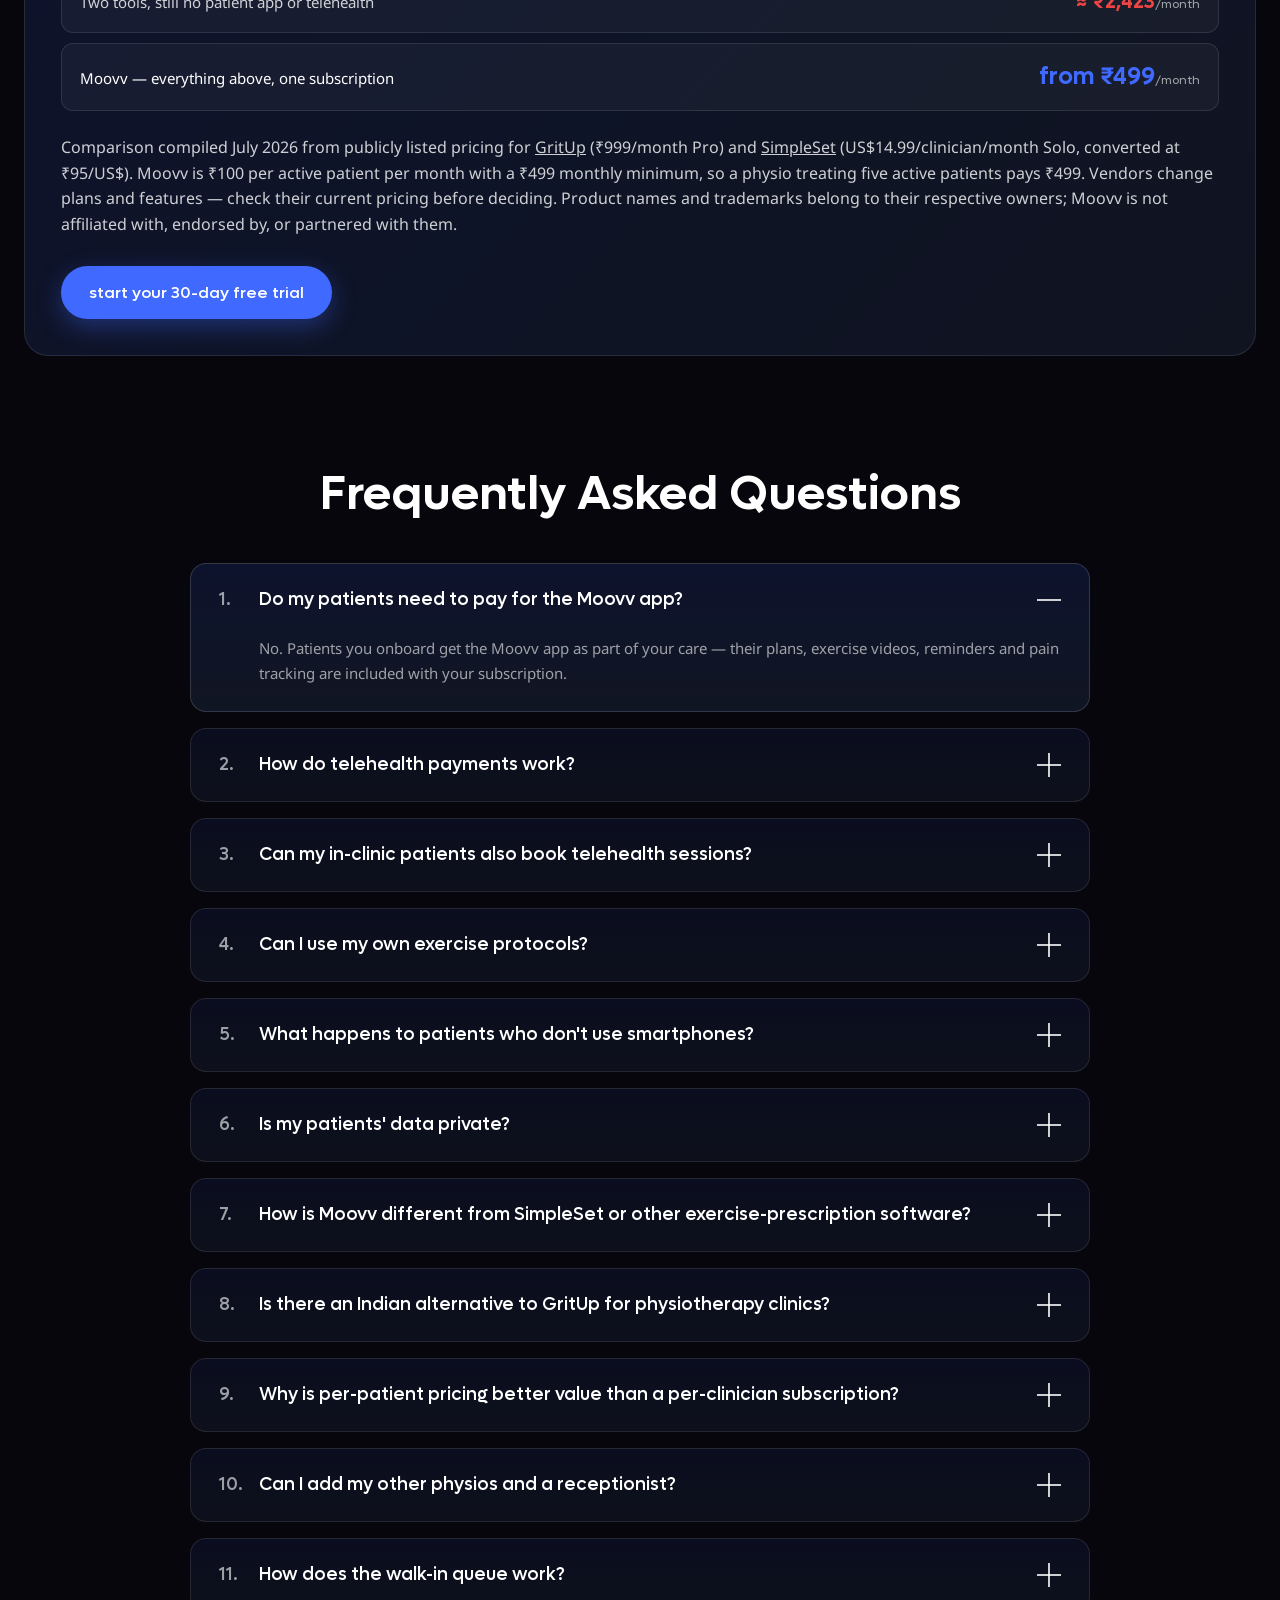
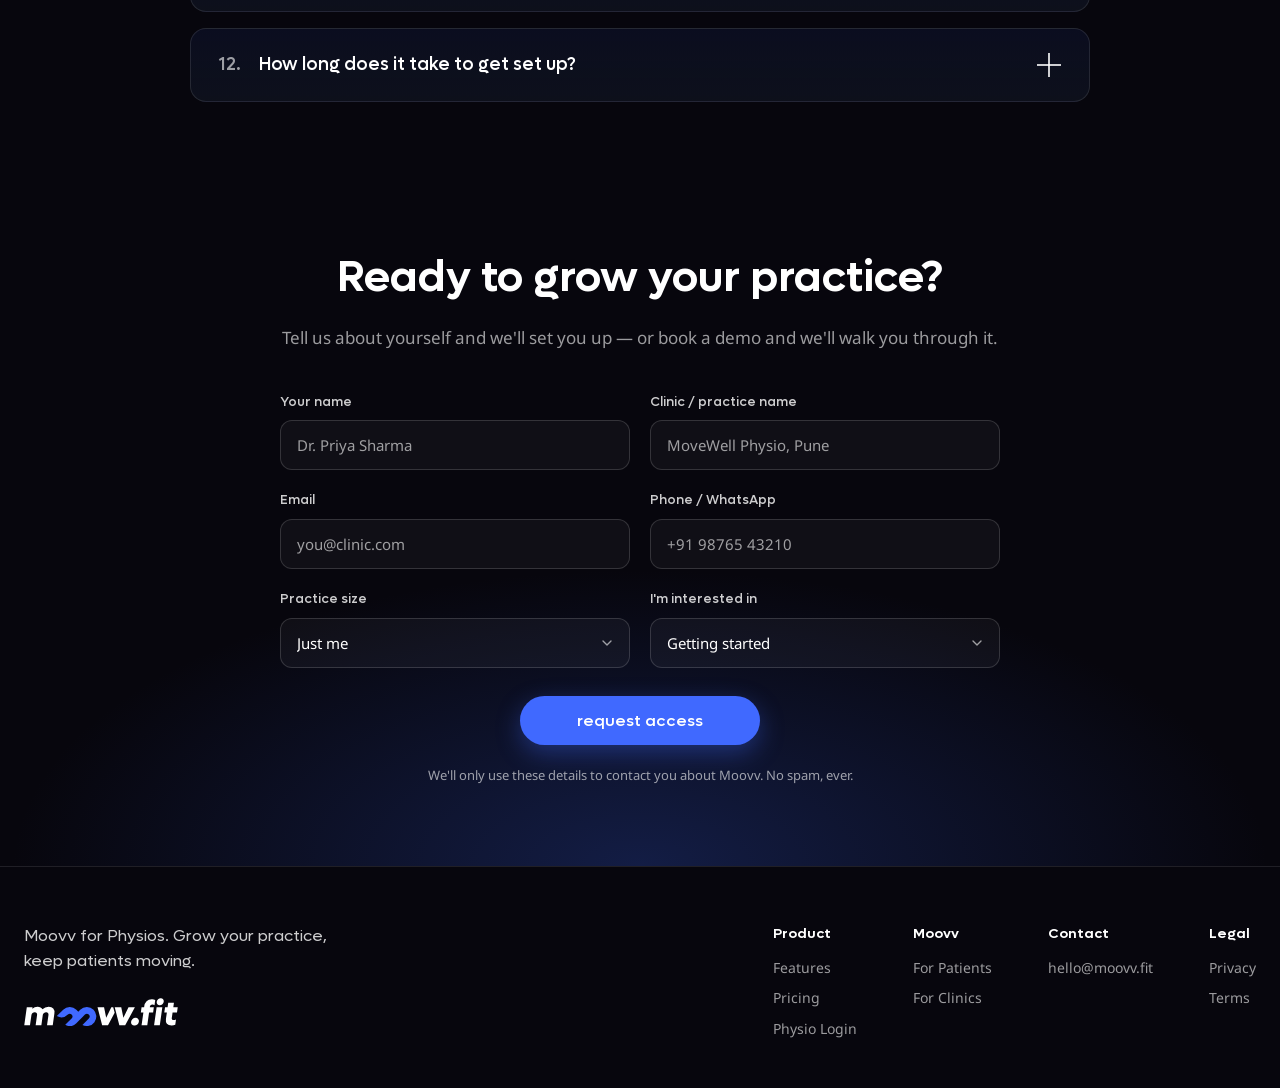
<file: for-physios/index.html>
<!DOCTYPE html>
<html lang="en">

<head>
  <meta charset="UTF-8">
  <meta name="viewport" content="width=device-width, initial-scale=1.0, viewport-fit=cover">
  <meta name="description"
    content="Moovv for Physios combines appointment booking, walk-in queue management, HD exercise prescription, telehealth and patient pain tracking in one platform — from ₹499/month, with unlimited physios and receptionist logins. A single Indian alternative to running separate practice-management and exercise-prescription software like GritUp or SimpleSet.">
  <meta name="keywords"
    content="physiotherapy practice software, physio EMR, exercise prescription software, home exercise program, telehealth physiotherapy, patient adherence tracking, physio clinic management, HEP software India, SimpleSet alternative, GritUp alternative, physiotherapy software India, best physio software for clinics, HEP software pricing, physio clinic queue management, receptionist software for clinics, multi location physiotherapy software, clinic staff management India">
  <meta name="theme-color" content="#07060D">

  <!-- Open Graph -->
  <meta property="og:title" content="Moovv for Physios — grow your practice, not your paperwork">
  <meta property="og:description"
    content="Appointment booking, high-quality exercise prescriptions, telehealth, pain & adherence tracking and AI insights — built for physiotherapists.">
  <meta property="og:type" content="website">
  <meta property="og:url" content="https://www.moovv.fit/for-physios/">
  <meta property="og:image" content="images/placeholders/og-image.png">

  <!-- Twitter -->
  <meta name="twitter:card" content="summary_large_image">
  <meta name="twitter:title" content="Moovv for Physios — grow your practice, not your paperwork">
  <meta name="twitter:description"
    content="Appointment booking, high-quality exercise prescriptions, telehealth, pain & adherence tracking and AI insights — built for physiotherapists.">
  <meta name="twitter:image" content="images/placeholders/og-image.png">

  <link rel="canonical" href="https://www.moovv.fit/for-physios/">

  <title>Moovv for Physios — Grow Your Practice with Telehealth & Smart Prescriptions</title>
  <link rel="icon" type="image/svg+xml" href="images/Logo_Icon.svg">

  <script type="application/ld+json">
  {
    "@context": "https://schema.org",
    "@type": "SoftwareApplication",
    "name": "Moovv for Physios",
    "applicationCategory": "MedicalApplication",
    "operatingSystem": "Web",
    "description": "Practice platform for physiotherapists: appointment booking, walk-in queue management, team and receptionist roles across multiple clinic locations, exercise prescriptions, PDF export, telehealth sessions, pain and adherence tracking, AI insights and patient messaging.",
    "url": "https://physio.moovv.fit",
    "publisher": { "@type": "Organization", "name": "Moovv" },
    "offers": {
      "@type": "Offer",
      "price": "499",
      "priceCurrency": "INR",
      "description": "From ₹499 per month — ₹100 per active patient with a ₹499 monthly minimum. 30-day free trial."
    }
  }
  </script>

  <script type="application/ld+json">
  {
    "@context": "https://schema.org",
    "@type": "FAQPage",
    "mainEntity": [
      {
        "@type": "Question",
        "name": "How is Moovv different from SimpleSet or other exercise-prescription software?",
        "acceptedAnswer": {
          "@type": "Answer",
          "text": "Exercise-prescription tools like SimpleSet build and print home exercise programmes, but do not book appointments, run telehealth consults, or report whether the patient did the work. Moovv covers prescription, scheduling and telehealth together, and its patient app reports pain and completion back daily. Pricing is per active patient rather than a fixed per-clinician seat."
        }
      },
      {
        "@type": "Question",
        "name": "Is there an Indian alternative to GritUp for physiotherapy clinics?",
        "acceptedAnswer": {
          "@type": "Answer",
          "text": "Yes. Moovv is built in India and priced in rupees. Where practice-management platforms such as GritUp focus on scheduling, billing and clinic admin, Moovv adds a physio-reviewed exercise library, prescriptions patients follow in an app, pain and adherence tracking, and built-in telehealth. Clinic chains get an organisation dashboard across every physio."
        }
      },
      {
        "@type": "Question",
        "name": "Why is per-patient pricing better value than a per-clinician subscription?",
        "acceptedAnswer": {
          "@type": "Answer",
          "text": "A per-seat subscription costs the same whether you treated forty patients or four. Moovv charges ₹100 per active patient per month with a ₹499 minimum, so cost scales with actual caseload. Because prescription, booking and telehealth are included, you also avoid paying two vendors to cover one workflow."
        }
      },
      {
        "@type": "Question",
        "name": "Do my patients need to pay for the Moovv app?",
        "acceptedAnswer": {
          "@type": "Answer",
          "text": "No. Patients you onboard get the Moovv app as part of your care — their plans, exercise videos, reminders and pain tracking are included with your subscription."
        }
      },
      {
        "@type": "Question",
        "name": "Can my in-clinic patients also book telehealth sessions?",
        "acceptedAnswer": {
          "@type": "Answer",
          "text": "Not currently. In-clinic appointments and telehealth sessions run as two separate booking paths. An in-clinic patient books clinic visits; a telehealth patient books remote sessions. Both get the same app, plans and tracking."
        }
      },
      {
        "@type": "Question",
        "name": "Can I add multiple physios and a receptionist to my clinic account?",
        "acceptedAnswer": {
          "@type": "Answer",
          "text": "Yes, with no per-seat charge. Invite every physio in the practice and give the front desk a receptionist login with its own permissions — reception can add walk-ins to the queue and book or reschedule sessions without clinical access. Multiple clinic locations run under one account and physios can be moved between them. Because Moovv charges per active patient, adding staff does not increase your bill."
        }
      },
      {
        "@type": "Question",
        "name": "How does walk-in queue management work in Moovv?",
        "acceptedAnswer": {
          "@type": "Answer",
          "text": "Reception adds each walk-in to the day's queue with a name, phone number and note. Every physio sees who is waiting on their own screen and picks the next patient when free. The patient moves out of the queue automatically, so two physios never call the same person."
        }
      },
      {
        "@type": "Question",
        "name": "How much does physiotherapy software cost in India?",
        "acceptedAnswer": {
          "@type": "Answer",
          "text": "Physio software is usually sold per clinician per month, and practice management is priced separately from exercise prescription, so covering both typically means two subscriptions. Moovv combines them at ₹100 per active patient per month with a ₹499 monthly minimum and a 30-day free trial."
        }
      }
    ]
  }
  </script>

  <!-- ?v= busts any copy cached under the old immutable 1-year header.
       Bump this whenever styles.css or main.js changes materially. -->
  <link rel="stylesheet" href="css/styles.css?v=2">
</head>

<body>
  <!-- Navigation -->
  <nav class="nav" id="nav">
    <div class="nav-container">
      <a href="/for-physios/" class="nav-logo">
        <img src="images/Logo.svg" alt="Moovv" class="nav-logo-img">
        <span class="nav-logo-tag">for physios</span>
      </a>

      <ul class="nav-links" id="navLinks">
        <li><a href="https://www.moovv.fit/" class="nav-back">← moovv.fit</a></li>
        <li><a href="#features">Features</a></li>
        <li><a href="#grow">Grow your practice</a></li>
        <li><a href="#pricing">Pricing</a></li>
        <li><a href="#compare">Compare</a></li>
        <li><a href="#faq">FAQ</a></li>
        <li><a href="https://app.moovv.fit/physio" class="nav-login" rel="noopener noreferrer">Login</a></li>
      </ul>

      <a href="#get-started" class="btn-nav-cta">get started — free</a>

      <button class="nav-toggle" id="navToggle" aria-label="Toggle navigation">
        <span></span>
        <span></span>
        <span></span>
      </button>
    </div>
  </nav>

  <!-- Hero Section -->
  <section class="hero" id="hero">
    <div class="hero-bg">
      <div class="hero-overlay"></div>
    </div>

    <div class="container hero-content hero-layout">
      <div class="hero-copy">
        <p class="hero-eyebrow">Built with physiotherapists, for physiotherapists</p>
        <h1>Grow your practice.<br>Not your paperwork.</h1>
        <p class="hero-subtitle">Moovv gives your clinic appointment booking, world-class exercise prescriptions,
          telehealth sessions and AI-powered patient insights — so every patient stays on track between visits, and
          your practice grows beyond your four walls.</p>

        <div class="hero-ctas">
          <a href="#get-started" class="btn-primary">get started — free</a>
          <a href="#get-started" class="btn-secondary" data-intent="demo">book a demo</a>
        </div>

        <p class="hero-trust">No credit card required. Onboard your first patient in minutes.</p>
      </div>

      <div class="hero-media">
        <!-- The frame owns the size; the video is absolutely positioned inside it so its
             1280px intrinsic width can never expand the grid column (Safari blowout). -->
        <div class="video-frame">
          <!-- Poster is a frame pulled from the video; swap for a designed 1600×900 image if preferred -->
          <video class="hero-video" controls preload="none" playsinline
            poster="images/hero-poster.jpg">
            <source src="videos/physio-intro.mp4" type="video/mp4">
            Your browser doesn't support embedded video.
          </video>
        </div>
      </div>
    </div>
  </section>

  <!-- Social proof strip -->
  <section class="proof-strip">
    <div class="container proof-grid">
      <div class="proof-item">
        <strong>1,000+</strong>
        <span>exercise videos, physio-reviewed</span>
      </div>
      <div class="proof-item">
        <strong>2 minutes</strong>
        <span>from assessment to prescribed plan</span>
      </div>
      <div class="proof-item">
        <strong>Daily</strong>
        <span>pain &amp; adherence signals from every patient</span>
      </div>
      <div class="proof-item">
        <strong>Telehealth</strong>
        <span>built in — no extra tools needed</span>
      </div>
    </div>
  </section>

  <!-- Features Section -->
  <section class="features" id="features">
    <div class="container">
      <p class="section-eyebrow">Get to know Moovv for Physios</p>
      <h2 class="section-title">Everything your practice needs, in one place</h2>
      <p class="section-subtitle">Built for solo practitioners, ready for clinics.</p>

      <div class="feature-grid">
        <div class="glass-panel feature-card">
          <div class="panel-icon">
            <svg viewBox="0 0 24 24" fill="none" stroke="currentColor" stroke-width="1.5" stroke-linecap="round" stroke-linejoin="round">
              <rect x="3" y="4" width="18" height="18" rx="2" />
              <line x1="16" y1="2" x2="16" y2="6" />
              <line x1="8" y1="2" x2="8" y2="6" />
              <line x1="3" y1="10" x2="21" y2="10" />
              <path d="M9 16l2 2 4-4" />
            </svg>
          </div>
          <h3>Appointment booking</h3>
          <p>Patients book slots that fit your calendar — in-clinic visits or telehealth sessions, each on its own booking track. Reminders reduce no-shows without you lifting a finger.</p>
        </div>

        <div class="glass-panel feature-card">
          <div class="panel-icon">
            <svg viewBox="0 0 24 24" fill="none" stroke="currentColor" stroke-width="1.5" stroke-linecap="round" stroke-linejoin="round">
              <path d="M4 19.5A2.5 2.5 0 0 1 6.5 17H20" />
              <path d="M6.5 2H20v20H6.5A2.5 2.5 0 0 1 4 19.5v-15A2.5 2.5 0 0 1 6.5 2z" />
              <path d="M9 7h6M9 11h6" />
            </svg>
          </div>
          <h3>High-quality exercise prescriptions</h3>
          <p>Prescribe from a physio-reviewed library of HD exercise videos with sets, reps, holds and progressions — in a couple of clicks, not a couple of printouts.</p>
        </div>

        <div class="glass-panel feature-card">
          <div class="panel-icon">
            <svg viewBox="0 0 24 24" fill="none" stroke="currentColor" stroke-width="1.5" stroke-linecap="round" stroke-linejoin="round">
              <path d="M14 2H6a2 2 0 0 0-2 2v16a2 2 0 0 0 2 2h12a2 2 0 0 0 2-2V8z" />
              <polyline points="14 2 14 8 20 8" />
              <path d="M12 18v-6M9 15l3 3 3-3" />
            </svg>
          </div>
          <h3>Export prescriptions as PDF</h3>
          <p>One click turns any plan into a clean, branded PDF — for patients who prefer paper, referring doctors, or insurance paperwork.</p>
        </div>

        <div class="glass-panel feature-card">
          <div class="panel-icon">
            <svg viewBox="0 0 24 24" fill="none" stroke="currentColor" stroke-width="1.5" stroke-linecap="round" stroke-linejoin="round">
              <path d="M12 20h9" />
              <path d="M16.5 3.5a2.121 2.121 0 0 1 3 3L7 19l-4 1 1-4L16.5 3.5z" />
            </svg>
          </div>
          <h3>Plan notes for patients</h3>
          <p>Attach guidance, precautions and encouragement right where patients see their exercises — so your clinical voice travels home with them.</p>
        </div>

        <div class="glass-panel feature-card">
          <div class="panel-icon">
            <svg viewBox="0 0 24 24" fill="none" stroke="currentColor" stroke-width="1.5" stroke-linecap="round" stroke-linejoin="round">
              <polyline points="22 12 18 12 15 21 9 3 6 12 2 12" />
            </svg>
          </div>
          <h3>Pain &amp; adherence tracking</h3>
          <p>Patients log pain and completion in the Moovv app after every session. You see who's improving, who's struggling and who's gone quiet — before the next visit.</p>
        </div>

        <div class="glass-panel feature-card">
          <div class="panel-icon">
            <svg viewBox="0 0 24 24" fill="none" stroke="currentColor" stroke-width="1.5" stroke-linecap="round" stroke-linejoin="round">
              <path d="M12 2a7 7 0 0 1 7 7c0 2.4-1.2 4.2-2.6 5.6-.8.8-1.4 1.9-1.4 3v.4H9v-.4c0-1.1-.6-2.2-1.4-3C6.2 13.2 5 11.4 5 9a7 7 0 0 1 7-7z" />
              <path d="M9 21h6M10 23h4" />
            </svg>
          </div>
          <h3>AI insights</h3>
          <p>Moovv's AI reads pain trends and adherence patterns across your caseload and surfaces the patients who need your attention — with suggested next steps.</p>
        </div>

        <div class="glass-panel feature-card">
          <div class="panel-icon">
            <svg viewBox="0 0 24 24" fill="none" stroke="currentColor" stroke-width="1.5" stroke-linecap="round" stroke-linejoin="round">
              <path d="M21 15a2 2 0 0 1-2 2H7l-4 4V5a2 2 0 0 1 2-2h14a2 2 0 0 1 2 2z" />
              <path d="M13 8l2 2-2 2" />
            </svg>
          </div>
          <h3>1-click messaging</h3>
          <p>Check in on a patient with a single tap using smart, context-aware messages — no typing the same "how's the knee feeling?" twenty times a day.</p>
        </div>

        <div class="glass-panel feature-card">
          <div class="panel-icon">
            <svg viewBox="0 0 24 24" fill="none" stroke="currentColor" stroke-width="1.5" stroke-linecap="round" stroke-linejoin="round">
              <path d="M17 21v-2a4 4 0 0 0-4-4H5a4 4 0 0 0-4 4v2" />
              <circle cx="9" cy="7" r="4" />
              <path d="M23 21v-2a4 4 0 0 0-3-3.87M16 3.13a4 4 0 0 1 0 7.75" />
            </svg>
          </div>
          <h3>Your whole team, one clinic</h3>
          <p>Add every physio in your practice and give your front desk their own receptionist login with its own permissions. Run several locations under one account and move physios between them as your rota changes.</p>
        </div>

        <div class="glass-panel feature-card">
          <div class="panel-icon">
            <svg viewBox="0 0 24 24" fill="none" stroke="currentColor" stroke-width="1.5" stroke-linecap="round" stroke-linejoin="round">
              <line x1="8" y1="6" x2="21" y2="6" />
              <line x1="8" y1="12" x2="21" y2="12" />
              <line x1="8" y1="18" x2="21" y2="18" />
              <circle cx="3.5" cy="6" r="1.5" />
              <circle cx="3.5" cy="12" r="1.5" />
              <circle cx="3.5" cy="18" r="1.5" />
            </svg>
          </div>
          <h3>Walk-in queue management</h3>
          <p>Reception adds walk-ins to the day's queue with a name, number and note. Physios see who's waiting and pick the next patient when they're free — no shouting across the clinic, no paper register.</p>
        </div>
      </div>
    </div>
  </section>

  <!-- Grow Your Practice (Telehealth) Section -->
  <section class="grow" id="grow">
    <div class="container grow-layout">
      <div class="grow-copy">
        <p class="section-eyebrow">Grow your practice</p>
        <h2 class="section-title">Your clinic has walls.<br>Your practice doesn't have to.</h2>
        <p>Your expertise isn't limited to patients who can reach your clinic. Moovv lets you run a full
          <strong>telehealth practice alongside your in-clinic one</strong> — telehealth patients book, pay and join
          from the app, and you consult from anywhere.</p>

        <ul class="grow-list">
          <li>
            <strong>Augment your in-clinic revenue.</strong>
            <span>Fill gaps in your schedule with a second stream of paid telehealth consults.</span>
          </li>
          <li>
            <strong>Deliver the full episode of care remotely.</strong>
            <span>Assessment, prescriptions, tracking and follow-ups — telehealth patients get end-to-end care in one path.</span>
          </li>
          <li>
            <strong>Reach beyond your city.</strong>
            <span>Take on patients anywhere — they get the same app, plans and tracking as your in-clinic caseload.</span>
          </li>
          <li>
            <strong>Walk into every consult prepared.</strong>
            <span>Pain and adherence data from the app means every session starts with evidence, not "so, how has it been?"</span>
          </li>
        </ul>

        <a href="#get-started" class="btn-primary">start offering telehealth</a>
      </div>

      <div class="grow-media">
        <img class="section-img section-img--tall" src="images/screens/telehealth-session.jpg"
          alt="A physiotherapist running a telehealth session in Moovv" width="820" height="840" loading="lazy">
      </div>
    </div>
  </section>

  <!-- How It Works Section -->
  <section class="how-it-works" id="how-it-works">
    <div class="container">
      <p class="section-eyebrow">How it works</p>
      <h2 class="section-title">From assessment to adherence, in four steps</h2>

      <div class="steps-grid">
        <div class="step-card">
          <span class="step-number">1</span>
          <img class="step-img" src="images/screens/step-1-add-patient.png"
            alt="Adding a patient in the Moovv physio portal" width="1200" height="620" loading="lazy">
          <h3>Onboard your patient</h3>
          <p>Add a patient in seconds. They get the Moovv app with your clinic's plan waiting inside.</p>
        </div>
        <div class="step-card">
          <span class="step-number">2</span>
          <img class="step-img" src="images/screens/step-2-prescribe.png"
            alt="Building an exercise prescription in the Moovv physio portal" width="1200" height="838" loading="lazy">
          <h3>Prescribe in minutes</h3>
          <p>Build a plan from the exercise library, add your notes, set the schedule — or export it as a PDF.</p>
        </div>
        <div class="step-card">
          <span class="step-number">3</span>
          <img class="step-img" src="images/screens/step-3-patient-app.png"
            alt="A patient following their exercise plan in the Moovv app" width="445" height="900" loading="lazy">
          <h3>Patients follow along at home</h3>
          <p>Guided video sessions with reminders. Pain and completion logged after every workout.</p>
        </div>
        <div class="step-card">
          <span class="step-number">4</span>
          <img class="step-img" src="images/screens/step-4-insights.png"
            alt="AI insights flagging patients who need attention" width="1200" height="652" loading="lazy">
          <h3>Track, adjust, follow up</h3>
          <p>AI insights flag who needs attention. Message them in one click or book a telehealth follow-up.</p>
        </div>
      </div>
    </div>
  </section>

  <!-- For Clinics & Chains Section -->
  <section class="clinics" id="clinics">
    <div class="container clinics-layout">
      <div class="clinics-media">
        <img class="section-img" src="images/screens/org-dashboard.png"
          alt="Moovv organisation dashboard showing metrics across physios" width="1600" height="960" loading="lazy">
      </div>

      <div class="clinics-copy">
        <p class="section-eyebrow">For clinics &amp; chains</p>
        <h2 class="section-title">Run one clinic or twenty — see everything</h2>
        <p>If you manage physios across one or more locations, Moovv gives you an organisation view on top of every
          practitioner's workspace — and the front-desk tools to run the day.</p>

        <ul class="grow-list">
          <li>
            <strong>Invite your whole team.</strong>
            <span>Add every physio in the practice and give reception their own login with its own permissions. No per-seat charge — you pay for patients treated, not people employed.</span>
          </li>
          <li>
            <strong>Multiple locations, one account.</strong>
            <span>Create each clinic, assign physios to it, and move them between locations as your rota changes.</span>
          </li>
          <li>
            <strong>A queue that keeps the day moving.</strong>
            <span>Reception logs walk-ins; physios pick the next waiting patient from their own screen.</span>
          </li>
          <li>
            <strong>High-level metrics per physio.</strong>
            <span>Caseloads, sessions delivered, patient adherence and outcomes — across your whole team.</span>
          </li>
          <li>
            <strong>Consistent quality of care.</strong>
            <span>Shared exercise libraries and plan templates keep every prescription up to your standard.</span>
          </li>
          <li>
            <strong>Spot growth opportunities.</strong>
            <span>See which locations and physios have telehealth capacity to fill.</span>
          </li>
        </ul>

        <a href="#get-started" class="btn-secondary" data-intent="demo">talk to us about your clinic</a>
      </div>
    </div>
  </section>

  <!-- Clinic chains marquee — HIDDEN until chains are onboarded.
       To enable: remove the `hidden` attribute and replace the placeholder tiles
       with real logos: <img src="images/chains/<name>.png" alt="<Chain name>"> -->
  <section class="chains-strip" id="chains" hidden>
    <div class="container">
      <p class="chains-title">Clinic chains growing with Moovv</p>
    </div>
    <div class="chains-marquee" aria-hidden="true">
      <div class="chains-track">
        <div class="chains-group">
          <div class="chain-tile">Chain logo</div>
          <div class="chain-tile">Chain logo</div>
          <div class="chain-tile">Chain logo</div>
          <div class="chain-tile">Chain logo</div>
          <div class="chain-tile">Chain logo</div>
          <div class="chain-tile">Chain logo</div>
        </div>
        <div class="chains-group">
          <div class="chain-tile">Chain logo</div>
          <div class="chain-tile">Chain logo</div>
          <div class="chain-tile">Chain logo</div>
          <div class="chain-tile">Chain logo</div>
          <div class="chain-tile">Chain logo</div>
          <div class="chain-tile">Chain logo</div>
        </div>
      </div>
    </div>
  </section>

  <!-- Pricing Section -->
  <section class="pricing" id="pricing">
    <div class="container">
      <p class="section-eyebrow">Pricing</p>
      <h2 class="section-title">Pay for the patients you treat. Nothing more.</h2>
      <p class="section-subtitle">Start free for 30 days — no credit card required.</p>

      <div class="currency-toggle" role="group" aria-label="Currency">
        <button class="currency-btn active" data-currency="inr" aria-pressed="true">₹ INR</button>
        <button class="currency-btn" data-currency="usd" aria-pressed="false">$ USD</button>
      </div>

      <!-- USD amounts are placeholder conversions — confirm before launch -->
      <div class="pricing-grid pricing-grid--two">
        <div class="glass-panel pricing-card pricing-card--featured">
          <span class="pricing-badge">30 days free</span>
          <h3>Solo practice</h3>
          <p class="pricing-tagline">For independent physios and solo clinics</p>
          <div class="pricing-amount">
            <span class="price" data-inr="₹100" data-usd="$1.05">₹100</span>
            <span class="pricing-period">/ active patient / month</span>
          </div>
          <p class="pricing-min">Minimum <span data-inr="₹499" data-usd="$5.25">₹499</span>/month — your bill grows only as your caseload does.</p>
          <ul class="pricing-features">
            <li>Unlimited patients — pay per active patient</li>
            <li>Exercise prescriptions, plan notes &amp; PDF export</li>
            <li>Appointment booking &amp; telehealth sessions</li>
            <li>Pain &amp; adherence tracking</li>
            <li>AI insights &amp; 1-click messaging</li>
            <li>Walk-in queue &amp; receptionist login</li>
          </ul>
          <a href="#get-started" class="btn-primary pricing-cta">start 30-day free trial</a>
        </div>

        <div class="glass-panel pricing-card">
          <h3>Clinic &amp; Chain</h3>
          <p class="pricing-tagline">For multi-physio clinics and chains</p>
          <div class="pricing-amount">
            <span class="price" data-inr="Custom" data-usd="Custom">Custom</span>
          </div>
          <ul class="pricing-features">
            <li>Everything in Solo practice</li>
            <li>Unlimited physios &amp; reception staff</li>
            <li>Multiple locations under one account</li>
            <li>Organisation dashboard &amp; physio metrics</li>
            <li>Shared libraries &amp; plan templates</li>
            <li>Volume pricing across locations</li>
          </ul>
          <a href="#get-started" class="btn-secondary pricing-cta" data-intent="demo">book a demo</a>
        </div>
      </div>

      <p class="pricing-note">USD prices are indicative. All prices exclusive of applicable taxes.</p>
    </div>
  </section>

  <!-- Comparison Section -->
  <section class="compare" id="compare">
    <div class="container">
      <p class="section-eyebrow">How Moovv compares</p>
      <h2 class="section-title">One platform instead of two subscriptions</h2>
      <p class="section-subtitle">
        Most physio software solves half the problem. Practice-management tools handle your calendar but
        can't prescribe exercises. Exercise-prescription tools build beautiful home programmes but can't
        book an appointment or run a telehealth consult. Moovv does both — and adds the patient app that
        tells you what's actually happening between visits, plus the team and front-desk tools to run
        the clinic day.
      </p>

      <div class="compare-scroll">
        <table class="compare-table">
          <caption class="visually-hidden">
            Feature comparison between typical physiotherapy software and Moovv for Physios
          </caption>
          <thead>
            <tr>
              <th scope="col">Feature</th>
              <th scope="col">Other physio software</th>
              <th scope="col" class="compare-us">Moovv</th>
            </tr>
          </thead>
          <tbody>
            <tr>
              <th scope="row">Appointment booking &amp; reminders</th>
              <td><span class="mark mark--partial" role="img" aria-label="Partial">◐</span><span class="mark-note">Practice-management tools only</span></td>
              <td><span class="mark mark--yes" role="img" aria-label="Yes">✓</span></td>
            </tr>
            <tr>
              <th scope="row">Exercise prescription with HD video</th>
              <td><span class="mark mark--partial" role="img" aria-label="Partial">◐</span><span class="mark-note">Prescription tools only</span></td>
              <td><span class="mark mark--yes" role="img" aria-label="Yes">✓</span></td>
            </tr>
            <tr>
              <th scope="row">Export prescriptions as branded PDF</th>
              <td><span class="mark mark--yes" role="img" aria-label="Yes">✓</span></td>
              <td><span class="mark mark--yes" role="img" aria-label="Yes">✓</span></td>
            </tr>
            <tr>
              <th scope="row">Plan notes attached to the patient's exercises</th>
              <td><span class="mark mark--partial" role="img" aria-label="Partial">◐</span></td>
              <td><span class="mark mark--yes" role="img" aria-label="Yes">✓</span></td>
            </tr>
            <tr>
              <th scope="row">Patient mobile app with guided sessions</th>
              <td><span class="mark mark--no" role="img" aria-label="No">✕</span></td>
              <td><span class="mark mark--yes" role="img" aria-label="Yes">✓</span></td>
            </tr>
            <tr>
              <th scope="row">Daily pain logging by the patient</th>
              <td><span class="mark mark--no" role="img" aria-label="No">✕</span></td>
              <td><span class="mark mark--yes" role="img" aria-label="Yes">✓</span></td>
            </tr>
            <tr>
              <th scope="row">Adherence tracking between visits</th>
              <td><span class="mark mark--partial" role="img" aria-label="Partial">◐</span><span class="mark-note">Self-reported at best</span></td>
              <td><span class="mark mark--yes" role="img" aria-label="Yes">✓</span></td>
            </tr>
            <tr>
              <th scope="row">Telehealth sessions with booking &amp; payments built in</th>
              <td><span class="mark mark--no" role="img" aria-label="No">✕</span></td>
              <td><span class="mark mark--yes" role="img" aria-label="Yes">✓</span></td>
            </tr>
            <tr>
              <th scope="row">AI insights across your whole caseload</th>
              <td><span class="mark mark--partial" role="img" aria-label="Partial">◐</span><span class="mark-note">Mostly AI note-taking</span></td>
              <td><span class="mark mark--yes" role="img" aria-label="Yes">✓</span></td>
            </tr>
            <tr>
              <th scope="row">1-click contextual patient messaging</th>
              <td><span class="mark mark--partial" role="img" aria-label="Partial">◐</span><span class="mark-note">Generic bulk reminders</span></td>
              <td><span class="mark mark--yes" role="img" aria-label="Yes">✓</span></td>
            </tr>
            <tr>
              <th scope="row">Walk-in queue for the front desk</th>
              <td><span class="mark mark--yes" role="img" aria-label="Yes">✓</span></td>
              <td><span class="mark mark--yes" role="img" aria-label="Yes">✓</span></td>
            </tr>
            <tr>
              <th scope="row">Receptionist logins with their own permissions</th>
              <td><span class="mark mark--partial" role="img" aria-label="Partial">◐</span><span class="mark-note">Counts against your user cap</span></td>
              <td><span class="mark mark--yes" role="img" aria-label="Yes">✓</span></td>
            </tr>
            <tr>
              <th scope="row">Unlimited physios and staff on one account</th>
              <td><span class="mark mark--no" role="img" aria-label="No">✕</span><span class="mark-note">Capped per tier — typically 2 to 20 users</span></td>
              <td><span class="mark mark--yes" role="img" aria-label="Yes">✓</span></td>
            </tr>
            <tr>
              <th scope="row">Multiple clinic locations under one account</th>
              <td><span class="mark mark--partial" role="img" aria-label="Partial">◐</span><span class="mark-note">Top tier, often capped at 3 branches</span></td>
              <td><span class="mark mark--yes" role="img" aria-label="Yes">✓</span></td>
            </tr>
            <tr>
              <th scope="row">Organisation dashboard for clinic chains</th>
              <td><span class="mark mark--partial" role="img" aria-label="Partial">◐</span><span class="mark-note">Top paid tier only</span></td>
              <td><span class="mark mark--yes" role="img" aria-label="Yes">✓</span></td>
            </tr>
            <tr>
              <th scope="row">Pay for patients treated, not seats booked</th>
              <td><span class="mark mark--no" role="img" aria-label="No">✕</span><span class="mark-note">Per-user subscription</span></td>
              <td><span class="mark mark--yes" role="img" aria-label="Yes">✓</span></td>
            </tr>
            <tr>
              <th scope="row">Free trial</th>
              <td><span class="mark mark--partial" role="img" aria-label="Partial">◐</span><span class="mark-note">14–15 days typical</span></td>
              <td><span class="mark mark--yes" role="img" aria-label="Yes">✓</span><span class="mark-note">30 days</span></td>
            </tr>
          </tbody>
        </table>
      </div>

      <div class="compare-value">
        <h3>The cost of covering the same ground</h3>
        <p>
          Because practice management and exercise prescription are sold separately, a solo physio who
          wants both ends up paying for two subscriptions. Priced from the vendors' own published plans:
        </p>
        <ul class="compare-stack">
          <li>
            <span class="compare-stack-label">Practice-management tool, paid tier</span>
            <span class="compare-stack-price">≈ ₹999<small>/month</small></span>
          </li>
          <li>
            <span class="compare-stack-label">Exercise-prescription tool, solo plan</span>
            <span class="compare-stack-price">≈ ₹1,424<small>/month</small></span>
          </li>
          <li class="compare-stack-total">
            <span class="compare-stack-label">Two tools, still no patient app or telehealth</span>
            <span class="compare-stack-price">≈ ₹2,423<small>/month</small></span>
          </li>
          <li class="compare-stack-us">
            <span class="compare-stack-label">Moovv — everything above, one subscription</span>
            <span class="compare-stack-price">from ₹499<small>/month</small></span>
          </li>
        </ul>
        <p class="compare-footnote">
          Comparison compiled July 2026 from publicly listed pricing for
          <a href="https://gritup.io/pricing" target="_blank" rel="noopener noreferrer nofollow">GritUp</a>
          (₹999/month Pro) and
          <a href="https://www.simpleset.net/pricing" target="_blank" rel="noopener noreferrer nofollow">SimpleSet</a>
          (US$14.99/clinician/month Solo, converted at ₹95/US$). Moovv is ₹100 per active
          patient per month with a ₹499 monthly minimum, so a physio treating five active patients pays
          ₹499. Vendors change plans and features — check their current pricing before deciding. Product
          names and trademarks belong to their respective owners; Moovv is not affiliated with, endorsed
          by, or partnered with them.
        </p>
        <a href="#get-started" class="btn-primary">start your 30-day free trial</a>
      </div>
    </div>
  </section>

  <!-- Testimonials Section — HIDDEN until real testimonials are available.
       To enable: remove the `hidden` attribute and fill in real quotes below. -->
  <section class="testimonials" id="testimonials" hidden>
    <div class="container">
      <p class="section-eyebrow">What physios say</p>
      <h2 class="section-title">Fall back in love with your practice</h2>

      <!-- PLACEHOLDER TESTIMONIALS: replace with real physio quotes, names and clinics -->
      <div class="testimonial-grid">
        <div class="glass-panel testimonial-card">
          <p>"Placeholder testimonial — a short quote about time saved on prescriptions and follow-ups."</p>
          <div class="testimonial-author">
            <div class="testimonial-avatar" aria-hidden="true"></div>
            <div>
              <strong>Physio name</strong>
              <span>Clinic, City</span>
            </div>
          </div>
        </div>
        <div class="glass-panel testimonial-card">
          <p>"Placeholder testimonial — a short quote about patients actually doing their home exercises."</p>
          <div class="testimonial-author">
            <div class="testimonial-avatar" aria-hidden="true"></div>
            <div>
              <strong>Physio name</strong>
              <span>Clinic, City</span>
            </div>
          </div>
        </div>
        <div class="glass-panel testimonial-card">
          <p>"Placeholder testimonial — a short quote about growing revenue with telehealth sessions."</p>
          <div class="testimonial-author">
            <div class="testimonial-avatar" aria-hidden="true"></div>
            <div>
              <strong>Physio name</strong>
              <span>Clinic, City</span>
            </div>
          </div>
        </div>
      </div>
    </div>
  </section>

  <!-- FAQ Section -->
  <section class="faq" id="faq">
    <div class="container">
      <h2 class="faq-title">Frequently Asked Questions</h2>

      <div class="faq-list">
        <div class="faq-item active">
          <button class="faq-question" aria-expanded="true">
            <span class="faq-number">1.</span>
            <span class="faq-text">Do my patients need to pay for the Moovv app?</span>
            <span class="faq-icon"></span>
          </button>
          <div class="faq-answer">
            <p>No. Patients you onboard get the Moovv app as part of your care — their plans, exercise videos, reminders and pain tracking are included with your subscription.</p>
          </div>
        </div>

        <div class="faq-item">
          <button class="faq-question" aria-expanded="false">
            <span class="faq-number">2.</span>
            <span class="faq-text">How do telehealth payments work?</span>
            <span class="faq-icon"></span>
          </button>
          <div class="faq-answer">
            <p>You set your session price. Patients book and pay through the app, and the session lands on your calendar. You focus on the consult; we handle the plumbing.</p>
          </div>
        </div>

        <div class="faq-item">
          <button class="faq-question" aria-expanded="false">
            <span class="faq-number">3.</span>
            <span class="faq-text">Can my in-clinic patients also book telehealth sessions?</span>
            <span class="faq-icon"></span>
          </button>
          <div class="faq-answer">
            <p>Not currently — in-clinic appointments and telehealth sessions run as two separate booking paths. An in-clinic patient books clinic visits; a telehealth patient books remote sessions. Both get the same app, plans and tracking.</p>
          </div>
        </div>

        <div class="faq-item">
          <button class="faq-question" aria-expanded="false">
            <span class="faq-number">4.</span>
            <span class="faq-text">Can I use my own exercise protocols?</span>
            <span class="faq-icon"></span>
          </button>
          <div class="faq-answer">
            <p>Yes. Start from our physio-reviewed library, adjust sets, reps, holds and progressions, and save your own plan templates so your next prescription takes seconds.</p>
          </div>
        </div>

        <div class="faq-item">
          <button class="faq-question" aria-expanded="false">
            <span class="faq-number">5.</span>
            <span class="faq-text">What happens to patients who don't use smartphones?</span>
            <span class="faq-icon"></span>
          </button>
          <div class="faq-answer">
            <p>Export any prescription as a clean PDF with exercise images and instructions — print it or share it however your patient prefers.</p>
          </div>
        </div>

        <div class="faq-item">
          <button class="faq-question" aria-expanded="false">
            <span class="faq-number">6.</span>
            <span class="faq-text">Is my patients' data private?</span>
            <span class="faq-icon"></span>
          </button>
          <div class="faq-answer">
            <p>Yes. Patient data is encrypted, used only to deliver care, and never sold. You control who on your team can see which patients.</p>
          </div>
        </div>

        <div class="faq-item">
          <button class="faq-question" aria-expanded="false">
            <span class="faq-number">7.</span>
            <span class="faq-text">How is Moovv different from SimpleSet or other exercise-prescription software?</span>
            <span class="faq-icon"></span>
          </button>
          <div class="faq-answer">
            <p>Exercise-prescription tools like SimpleSet are good at what they do — building and printing home exercise programmes. They don't book appointments, run telehealth consults, or tell you whether the patient actually did the work. Moovv covers prescription <em>and</em> scheduling <em>and</em> telehealth, and the patient app reports pain and completion back to you daily. You also pay per active patient rather than a fixed per-clinician seat.</p>
          </div>
        </div>

        <div class="faq-item">
          <button class="faq-question" aria-expanded="false">
            <span class="faq-number">8.</span>
            <span class="faq-text">Is there an Indian alternative to GritUp for physiotherapy clinics?</span>
            <span class="faq-icon"></span>
          </button>
          <div class="faq-answer">
            <p>Yes. Moovv is built in India, priced in rupees, and designed around how Indian physio practices actually run. Where practice-management platforms such as GritUp focus on scheduling, billing and clinic admin, Moovv adds the clinical side — a physio-reviewed exercise library, prescriptions your patients follow in an app, pain and adherence tracking, and built-in telehealth. Clinic chains get an organisation dashboard across every physio.</p>
          </div>
        </div>

        <div class="faq-item">
          <button class="faq-question" aria-expanded="false">
            <span class="faq-number">9.</span>
            <span class="faq-text">Why is per-patient pricing better value than a per-clinician subscription?</span>
            <span class="faq-icon"></span>
          </button>
          <div class="faq-answer">
            <p>A per-seat subscription costs the same whether you treated forty patients last month or four. Moovv charges ₹100 per active patient per month with a ₹499 minimum, so a physio building their caseload pays ₹499 while a busy clinic pays in proportion to the work coming in. Because prescription, booking and telehealth are all included, you also avoid paying two vendors to cover one workflow.</p>
          </div>
        </div>

        <div class="faq-item">
          <button class="faq-question" aria-expanded="false">
            <span class="faq-number">10.</span>
            <span class="faq-text">Can I add my other physios and a receptionist?</span>
            <span class="faq-icon"></span>
          </button>
          <div class="faq-answer">
            <p>Yes, and there is no per-seat charge. Invite every physio in your practice and give your front desk a receptionist login with its own permissions — they can add walk-ins to the queue, book and reschedule sessions, but don't get clinical access. If you run more than one location, create each clinic and move physios between them as your rota changes. Because you pay per active patient, adding staff never increases your bill.</p>
          </div>
        </div>

        <div class="faq-item">
          <button class="faq-question" aria-expanded="false">
            <span class="faq-number">11.</span>
            <span class="faq-text">How does the walk-in queue work?</span>
            <span class="faq-icon"></span>
          </button>
          <div class="faq-answer">
            <p>Reception adds each walk-in to the day's queue with a name, phone number and a short note. Every physio sees who is waiting on their own screen and picks the next patient when they're free — the patient moves out of the queue automatically, so two physios never call the same person.</p>
          </div>
        </div>

        <div class="faq-item">
          <button class="faq-question" aria-expanded="false">
            <span class="faq-number">12.</span>
            <span class="faq-text">How long does it take to get set up?</span>
            <span class="faq-icon"></span>
          </button>
          <div class="faq-answer">
            <p>Minutes, not weeks. Sign up, add your first patient, and prescribe your first plan the same day. Clinics and chains get guided onboarding for the whole team.</p>
          </div>
        </div>
      </div>
    </div>
  </section>

  <!-- Get Started / Onboarding Form Section -->
  <section class="cta" id="get-started">
    <div class="cta-bg"></div>
    <div class="container">
      <div class="cta-inner">
        <h2>Ready to grow your practice?</h2>
        <p class="cta-subtitle">Tell us about yourself and we'll set you up — or book a demo and we'll walk you through it.</p>

        <form class="onboard-form" id="onboardForm" action="https://664k2ljv5fjdlqzc2pzjy4nijm0wggxg.lambda-url.ap-south-1.on.aws/" method="POST">
          <input type="text" name="_gotcha" style="display:none">

          <div class="form-row">
            <label>
              <span>Your name</span>
              <input type="text" name="name" placeholder="Dr. Priya Sharma" required>
            </label>
            <label>
              <span>Clinic / practice name</span>
              <input type="text" name="clinic" placeholder="MoveWell Physio, Pune">
            </label>
          </div>

          <div class="form-row">
            <label>
              <span>Email</span>
              <input type="email" name="email" placeholder="you@clinic.com" required>
            </label>
            <label>
              <span>Phone / WhatsApp</span>
              <input type="tel" name="phone" placeholder="+91 98765 43210">
            </label>
          </div>

          <div class="form-row">
            <label>
              <span>Practice size</span>
              <select name="practice_size">
                <option value="solo">Just me</option>
                <option value="small">2–5 physios</option>
                <option value="clinic">6–20 physios</option>
                <option value="chain">Multiple locations / chain</option>
              </select>
            </label>
            <label>
              <span>I'm interested in</span>
              <select name="intent" id="intentSelect">
                <option value="get_started">Getting started</option>
                <option value="demo">Booking a demo</option>
              </select>
            </label>
          </div>

          <button type="submit" class="btn-primary btn-form-submit">request access</button>
          <p class="form-agreement">We'll only use these details to contact you about Moovv. No spam, ever.</p>
        </form>

        <div class="form-success" id="formSuccess" hidden>
          <h3>Thanks — you're on the list! 🎉</h3>
          <p>We'll reach out within one working day to get you set up.</p>
        </div>
      </div>
    </div>
  </section>

  <!-- Footer -->
  <footer class="footer">
    <div class="container">
      <div class="footer-content">
        <div class="footer-left">
          <p class="footer-tagline">Moovv for Physios. Grow your practice, keep patients moving.</p>
          <a href="https://www.moovv.fit/" class="footer-logo">
            <img src="images/Logo.svg" alt="Moovv" class="nav-logo-img">
          </a>
        </div>

        <div class="footer-links">
          <div class="footer-column">
            <h4>Product</h4>
            <a href="#features">Features</a>
            <a href="#pricing">Pricing</a>
            <a href="https://app.moovv.fit/physio" rel="noopener noreferrer">Physio Login</a>
          </div>
          <div class="footer-column">
            <h4>Moovv</h4>
            <a href="https://www.moovv.fit/">For Patients</a>
            <a href="/for-clinics/">For Clinics</a>
          </div>
          <div class="footer-column">
            <h4>Contact</h4>
            <a href="mailto:hello@moovv.fit">hello@moovv.fit</a>
          </div>
          <div class="footer-column">
            <h4>Legal</h4>
            <a href="privacy.html">Privacy</a>
            <a href="terms.html">Terms</a>
          </div>
        </div>
      </div>
    </div>
  </footer>

  <script src="js/main.js?v=2"></script>
</body>

</html>
</file>
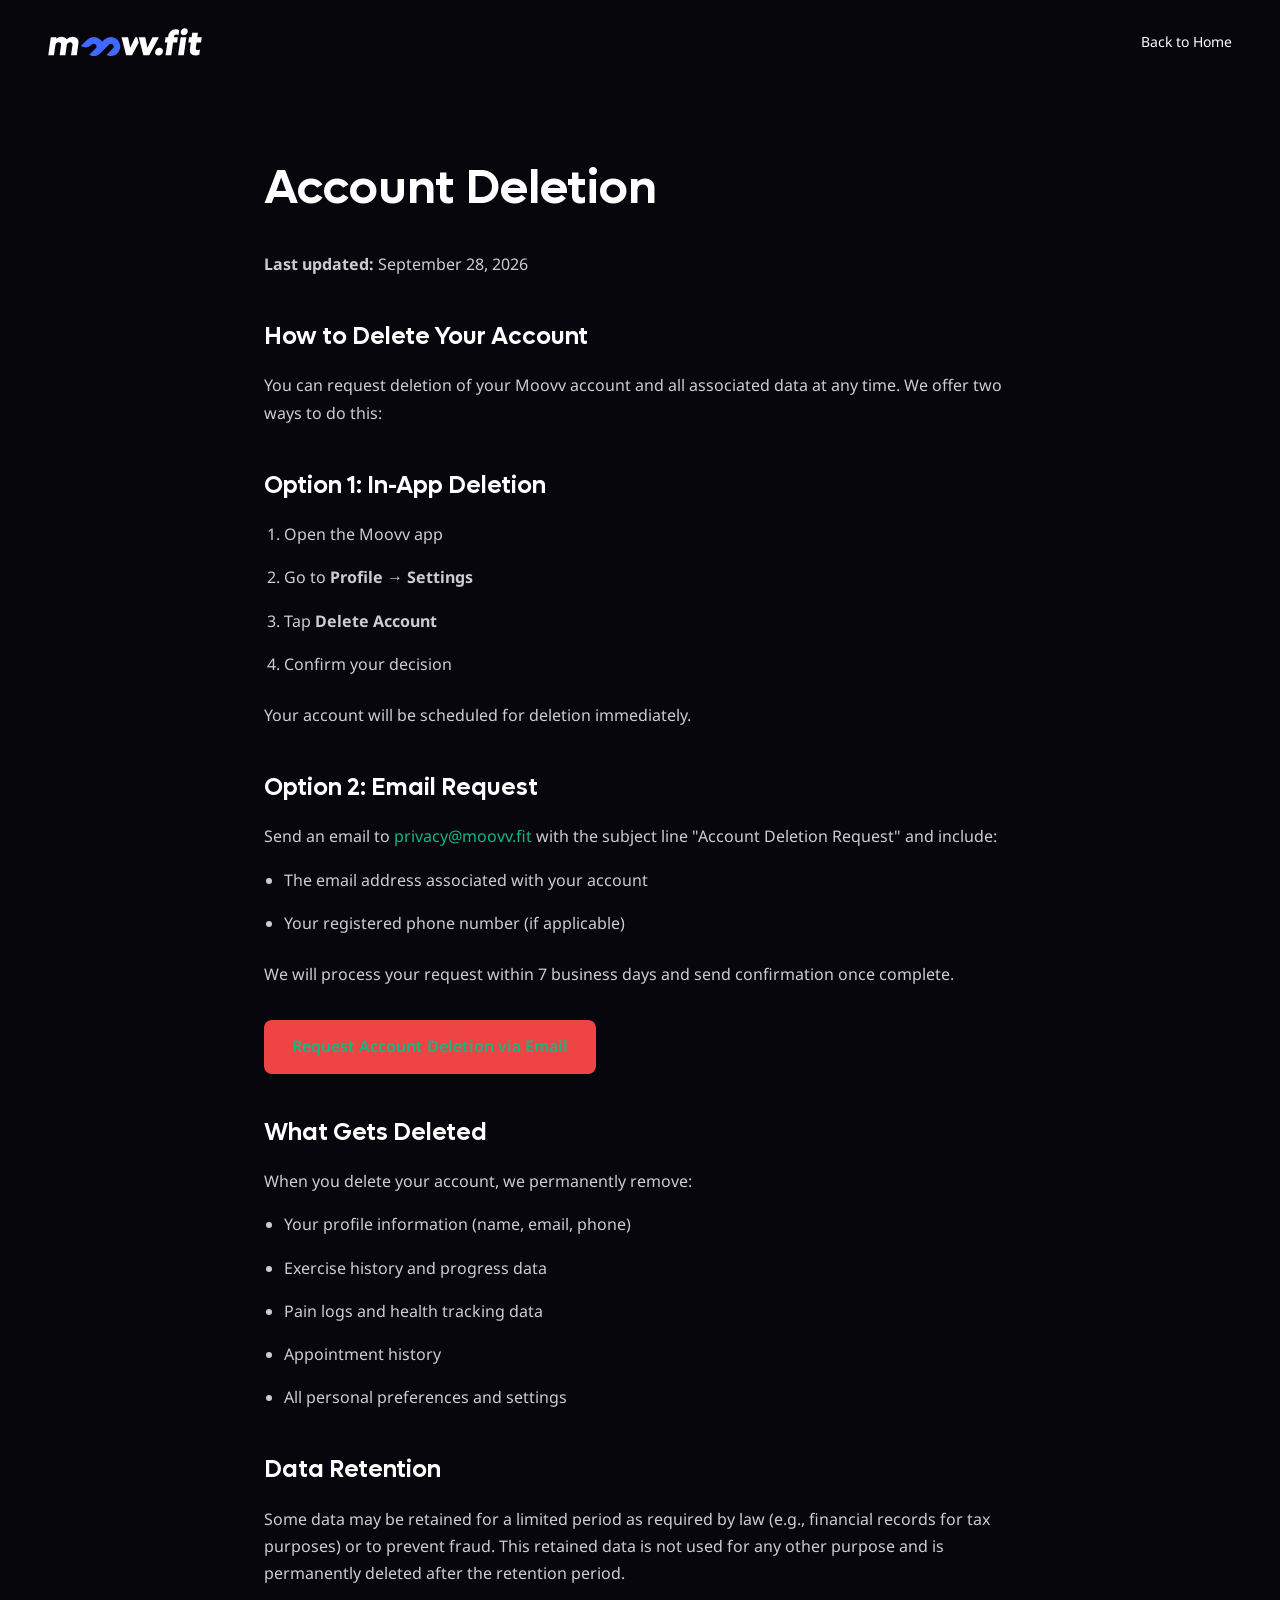
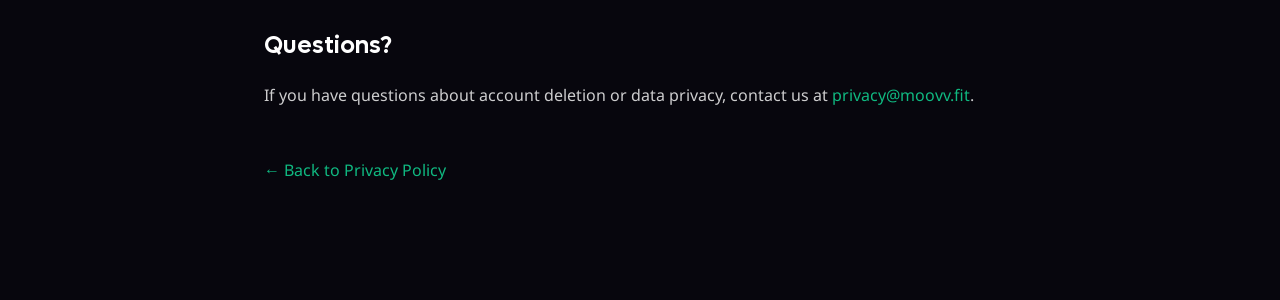
<file: account-deletion.html>
<!DOCTYPE html>
<html lang="en">

<head>
  <meta charset="UTF-8">
  <meta name="viewport" content="width=device-width, initial-scale=1.0">
  <meta name="description" content="How to delete your Moovv account and request data removal.">
  <meta name="theme-color" content="#07060D">
  <link rel="canonical" href="https://www.moovv.fit/account-deletion">
  <link rel="icon" type="image/svg+xml" href="images/Logo_Icon.svg">
  <title>Account Deletion | moovv.fit</title>
  <link rel="stylesheet" href="css/styles.css?v=20260928">
  <style>
    .legal-page {
      padding: 150px 0 100px;
      background: var(--bg-dark-1);
      min-height: 100vh;
      color: var(--white-80);
    }
    .legal-container {
      max-width: 800px;
      margin: 0 auto;
      padding: 0 24px;
    }
    .legal-page h1 {
      font-family: var(--font-heading);
      font-size: clamp(32px, 5vw, 48px);
      color: var(--white-100);
      margin-bottom: 24px;
    }
    .legal-page h2 {
      font-family: var(--font-heading);
      font-size: 24px;
      color: var(--white-100);
      margin-top: 40px;
      margin-bottom: 16px;
    }
    .legal-page p, .legal-page li {
      font-size: 16px;
      line-height: 1.7;
      margin-bottom: 16px;
    }
    .legal-page ul, .legal-page ol {
      margin-left: 20px;
      margin-bottom: 24px;
    }
    .legal-page a {
      color: var(--success-green);
      text-decoration: none;
    }
    .legal-page a:hover {
      text-decoration: underline;
    }
    .delete-btn {
      display: inline-block;
      background: #EF4444;
      color: white;
      padding: 14px 28px;
      border-radius: 8px;
      font-weight: 600;
      margin-top: 16px;
      text-decoration: none;
    }
    .delete-btn:hover {
      background: #DC2626;
      text-decoration: none;
    }
  </style>
</head>

<body>
  <nav class="nav" id="nav" style="background: rgba(7, 6, 13, 0.95); backdrop-filter: blur(10px);">
    <div class="nav-container">
      <a href="index.html" class="nav-logo">
        <img src="images/Logo.svg" alt="moovv.fit" class="nav-logo-img">
      </a>
      <ul class="nav-links" id="navLinks">
        <li><a href="index.html">Back to Home</a></li>
      </ul>
    </div>
  </nav>

  <main class="legal-page">
    <div class="legal-container">
      <h1>Account Deletion</h1>
      <p><strong>Last updated:</strong> September 28, 2026</p>

      <h2>How to Delete Your Account</h2>
      <p>You can request deletion of your Moovv account and all associated data at any time. We offer two ways to do this:</p>

      <h2>Option 1: In-App Deletion</h2>
      <ol>
        <li>Open the Moovv app</li>
        <li>Go to <strong>Profile</strong> → <strong>Settings</strong></li>
        <li>Tap <strong>Delete Account</strong></li>
        <li>Confirm your decision</li>
      </ol>
      <p>Your account will be scheduled for deletion immediately.</p>

      <h2>Option 2: Email Request</h2>
      <p>Send an email to <a href="mailto:privacy@moovv.fit">privacy@moovv.fit</a> with the subject line "Account Deletion Request" and include:</p>
      <ul>
        <li>The email address associated with your account</li>
        <li>Your registered phone number (if applicable)</li>
      </ul>
      <p>We will process your request within 7 business days and send confirmation once complete.</p>

      <a href="mailto:privacy@moovv.fit?subject=Account%20Deletion%20Request" class="delete-btn">Request Account Deletion via Email</a>

      <h2>What Gets Deleted</h2>
      <p>When you delete your account, we permanently remove:</p>
      <ul>
        <li>Your profile information (name, email, phone)</li>
        <li>Exercise history and progress data</li>
        <li>Pain logs and health tracking data</li>
        <li>Appointment history</li>
        <li>All personal preferences and settings</li>
      </ul>

      <h2>Data Retention</h2>
      <p>Some data may be retained for a limited period as required by law (e.g., financial records for tax purposes) or to prevent fraud. This retained data is not used for any other purpose and is permanently deleted after the retention period.</p>

      <h2>Questions?</h2>
      <p>If you have questions about account deletion or data privacy, contact us at <a href="mailto:privacy@moovv.fit">privacy@moovv.fit</a>.</p>

      <p style="margin-top: 48px;"><a href="privacy.html">← Back to Privacy Policy</a></p>
    </div>
  </main>

  <script src="js/main.js?v=20260911"></script>
</body>

</html>
</file>
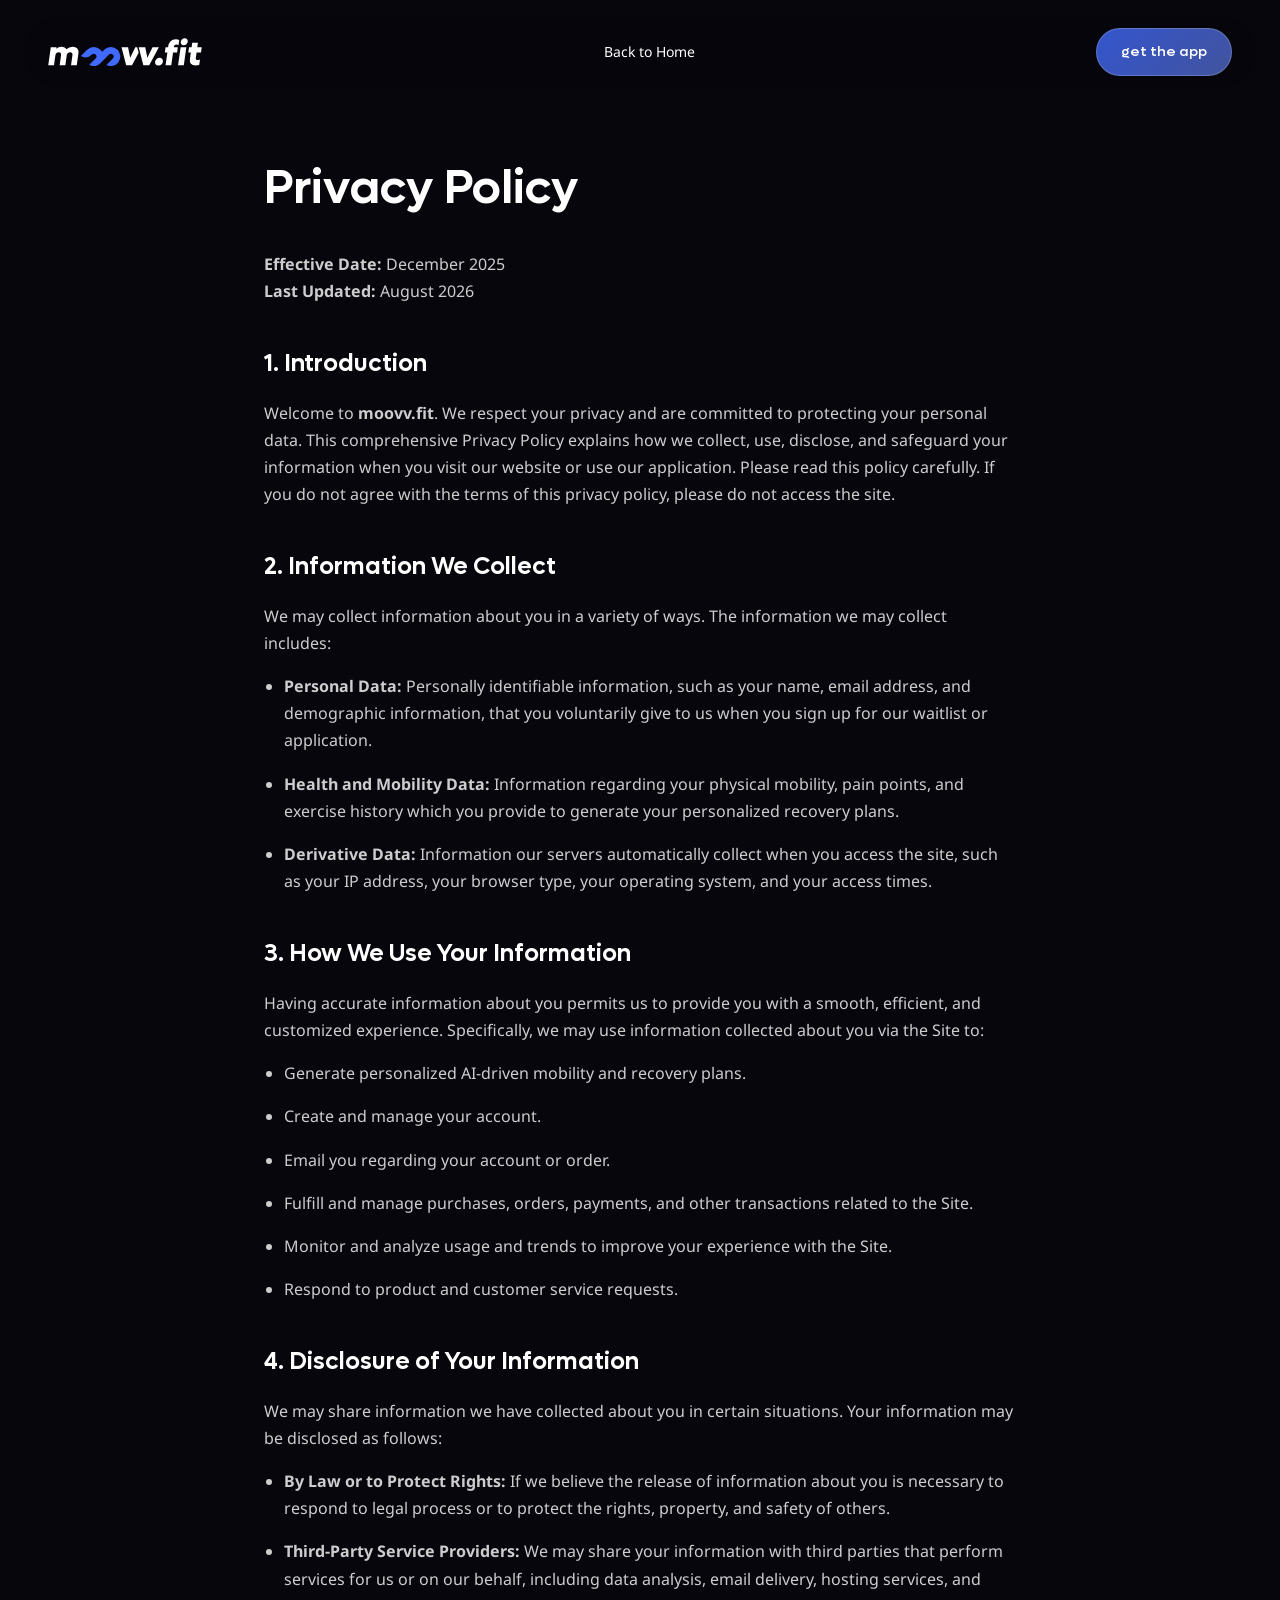
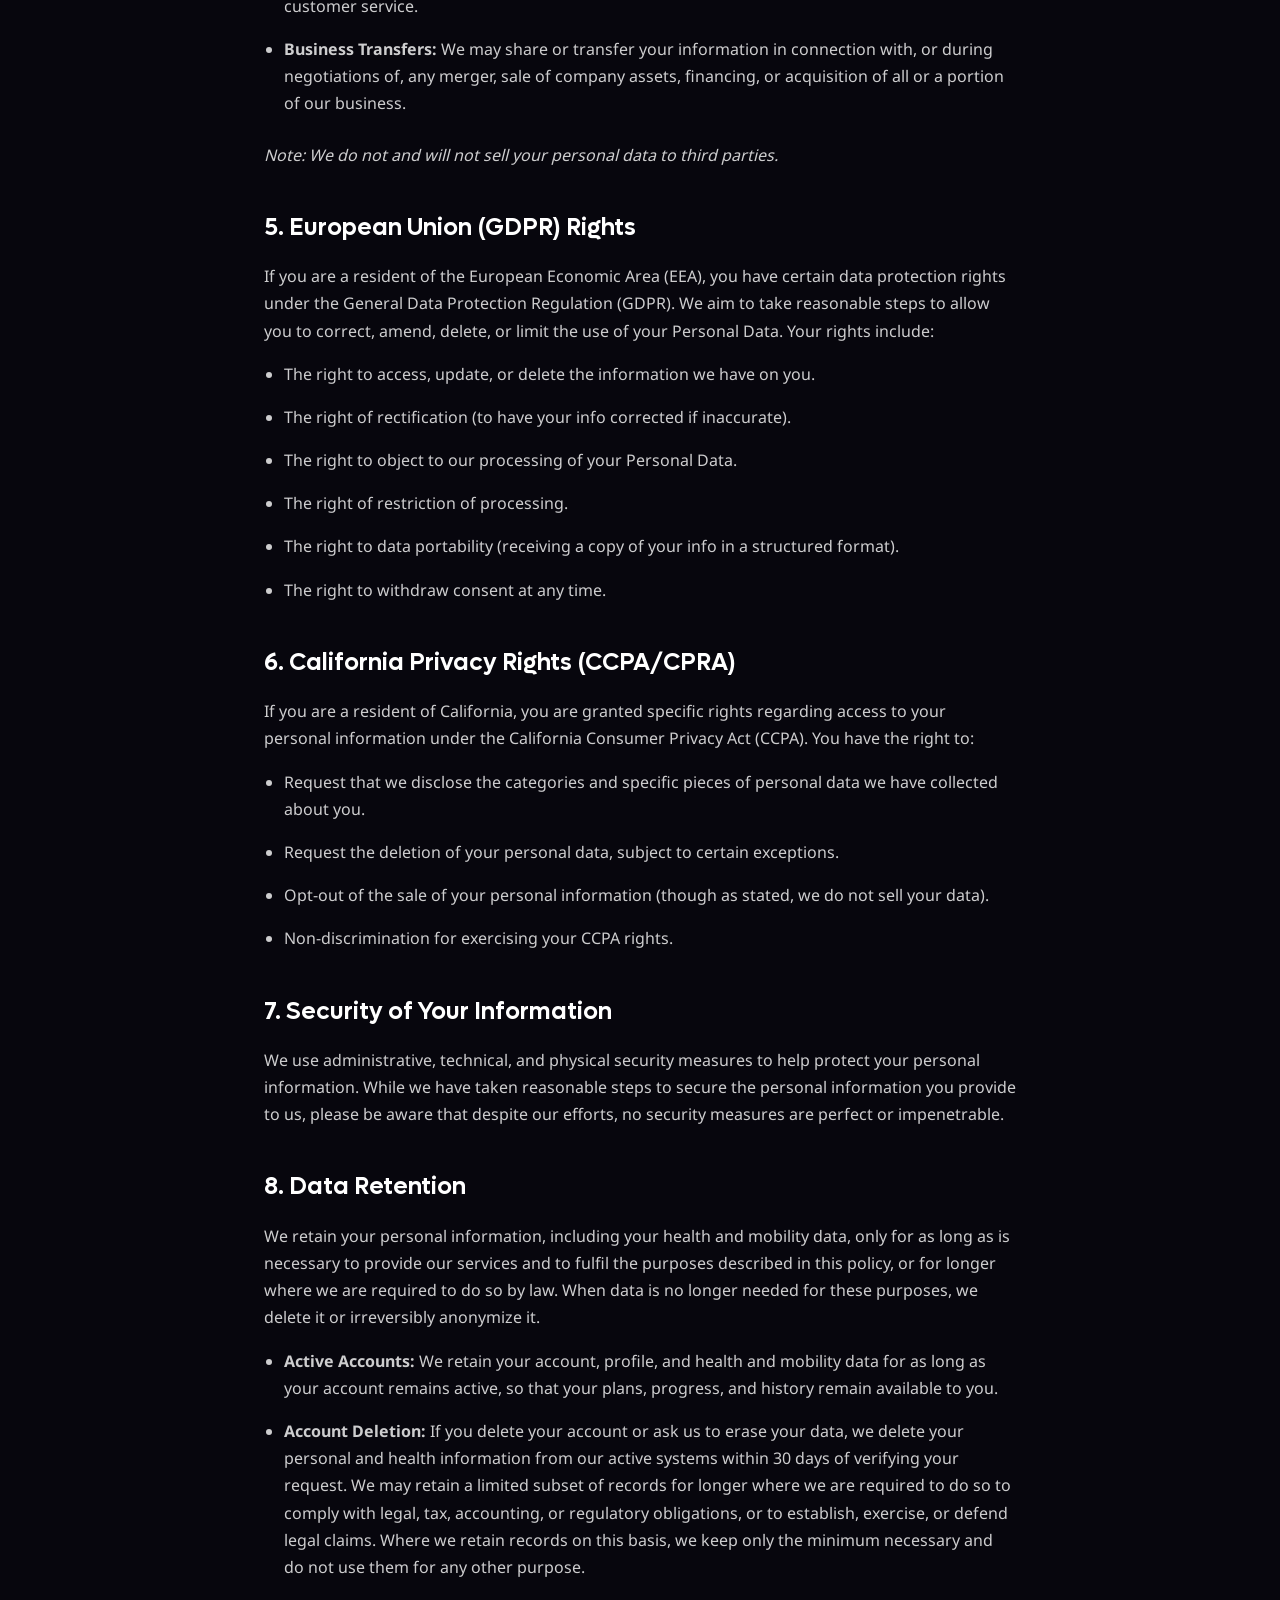
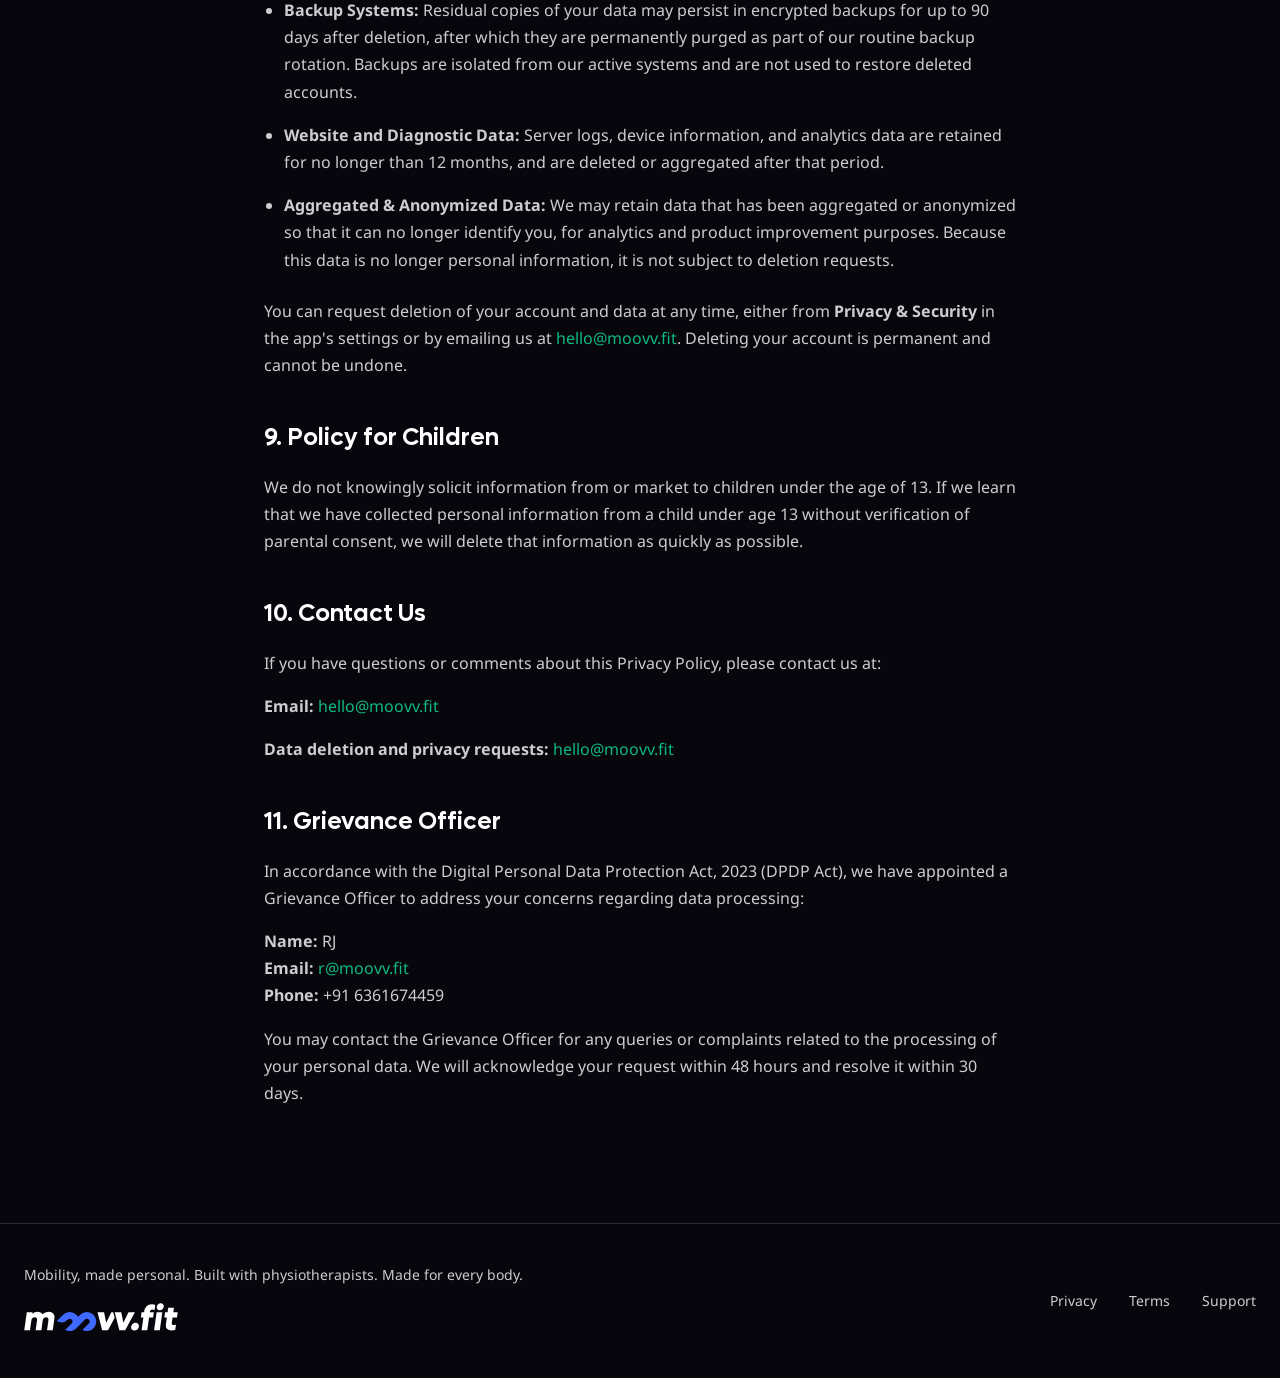
<file: privacy.html>
<!DOCTYPE html>
<html lang="en">

<head>
  <meta charset="UTF-8">
  <meta name="viewport" content="width=device-width, initial-scale=1.0">
  <meta name="description"
    content="Moovv Privacy Policy - Learn how we collect, use, and protect your data.">
  <meta name="theme-color" content="#07060D">

  <link rel="icon" type="image/svg+xml" href="images/Logo_Icon.svg">
  <link rel="apple-touch-icon" href="images/Logo_Icon.svg">

  <title>Privacy Policy | moovv.fit</title>

  <link rel="stylesheet" href="css/styles.css?v=20260911">
  <style>
    .legal-page {
      padding: 150px 0 100px;
      background: var(--bg-dark-1);
      min-height: 100vh;
      color: var(--white-80);
    }
    .legal-container {
      max-width: 800px;
      margin: 0 auto;
      padding: 0 24px;
    }
    .legal-page h1 {
      font-family: var(--font-heading);
      font-size: clamp(32px, 5vw, 48px);
      color: var(--white-100);
      margin-bottom: 24px;
    }
    .legal-page h2 {
      font-family: var(--font-heading);
      font-size: 24px;
      color: var(--white-100);
      margin-top: 40px;
      margin-bottom: 16px;
    }
    .legal-page p, .legal-page li {
      font-size: 16px;
      line-height: 1.7;
      margin-bottom: 16px;
    }
    .legal-page ul {
      margin-left: 20px;
      margin-bottom: 24px;
    }
    .legal-page a {
      color: var(--success-green);
      text-decoration: none;
    }
    .legal-page a:hover {
      text-decoration: underline;
    }
  </style>

  <!-- PostHog Analytics -->
  <script>
    !function(t,e){var o,n,p,r;e._SV||(window.posthog && window.posthog.loaded)||(window.posthog=e,e._i=[],e.init=function(i,s,a){function g(t,e){var o=e.split(".");2==o.length&&(t=t[o[0]],e=o[1]),t[e]=function(){t.push([e].concat(Array.prototype.slice.call(arguments,0)))}}(p=t.createElement("script")).type="text/javascript",p.crossOrigin="anonymous",p.async=!0,p.src=s.api_host.replace(".i.posthog.com","-assets.i.posthog.com")+"/static/array.js",(r=t.getElementsByTagName("script")[0]).parentNode.insertBefore(p,r);var u=e;for(void 0!==a?u=e[a]=[]:a="posthog",u.people=u.people||[],u.toString=function(t){var e="posthog";return"posthog"!==a&&(e+="."+a),t||(e+=" (stub)"),e},u.people.toString=function(){return u.toString(1)+".people (stub)"},o="Ai Ri init Vi Yi Rr zi Gi Zi capture calculateEventProperties en register register_once register_for_session unregister unregister_for_session sn getFeatureFlag getFeatureFlagPayload getFeatureFlagResult isFeatureEnabled reloadFeatureFlags updateFlags updateEarlyAccessFeatureEnrollment getEarlyAccessFeatures on onFeatureFlags onSurveysLoaded onSessionId getSurveys getActiveMatchingSurveys renderSurvey displaySurvey cancelPendingSurvey canRenderSurvey canRenderSurveyAsync an identify setPersonProperties group resetGroups setPersonPropertiesForFlags resetPersonPropertiesForFlags setGroupPropertiesForFlags resetGroupPropertiesForFlags reset setIdentity clearIdentity get_distinct_id getGroups get_session_id get_session_replay_url alias set_config startSessionRecording stopSessionRecording sessionRecordingStarted captureException addExceptionStep captureLog startExceptionAutocapture stopExceptionAutocapture loadToolbar get_property getSessionProperty rn Ki createPersonProfile setInternalOrTestUser nn $i hn opt_in_capturing opt_out_capturing has_opted_in_capturing has_opted_out_capturing get_explicit_consent_status is_capturing clear_opt_in_out_capturing Xi debug Mr tn getPageViewId captureTraceFeedback captureTraceMetric Di".split(" "),n=0;n<o.length;n++)g(u,o[n]);e._i.push([i,s,a])},e._SV=1)}(document,window.posthog||[]);
    posthog.init('phc_t8CvRG25be6KgktQfwYD2ybwCdDeMo3PqHgUThJjqTem', {
        api_host: 'https://us.i.posthog.com',
        defaults: '2026-01-30',
        person_profiles: 'identified_only',
    })
  </script>
</head>

<body>
  <!-- Navigation -->
  <nav class="nav" id="nav" style="background: rgba(7, 6, 13, 0.95); backdrop-filter: blur(10px);">
    <div class="nav-container">
      <a href="index.html" class="nav-logo">
        <img src="images/Logo.svg" alt="moovv.fit" class="nav-logo-img">
      </a>
      <ul class="nav-links" id="navLinks">
        <li><a href="index.html">Back to Home</a></li>
      </ul>
      <a href="index.html#cta" class="btn-nav-cta" data-download-link data-placement="nav">get the app</a>
    </div>
  </nav>

  <main class="legal-page">
    <div class="legal-container">
      <h1>Privacy Policy</h1>
      <p><strong>Effective Date:</strong> December 2025<br><strong>Last Updated:</strong> August 2026</p>

      <h2>1. Introduction</h2>
      <p>Welcome to <strong>moovv.fit</strong>. We respect your privacy and are committed to protecting your personal data. This comprehensive Privacy Policy explains how we collect, use, disclose, and safeguard your information when you visit our website or use our application. Please read this policy carefully. If you do not agree with the terms of this privacy policy, please do not access the site.</p>

      <h2>2. Information We Collect</h2>
      <p>We may collect information about you in a variety of ways. The information we may collect includes:</p>
      <ul>
        <li><strong>Personal Data:</strong> Personally identifiable information, such as your name, email address, and demographic information, that you voluntarily give to us when you sign up for our waitlist or application.</li>
        <li><strong>Health and Mobility Data:</strong> Information regarding your physical mobility, pain points, and exercise history which you provide to generate your personalized recovery plans.</li>
        <li><strong>Derivative Data:</strong> Information our servers automatically collect when you access the site, such as your IP address, your browser type, your operating system, and your access times.</li>
      </ul>

      <h2>3. How We Use Your Information</h2>
      <p>Having accurate information about you permits us to provide you with a smooth, efficient, and customized experience. Specifically, we may use information collected about you via the Site to:</p>
      <ul>
        <li>Generate personalized AI-driven mobility and recovery plans.</li>
        <li>Create and manage your account.</li>
        <li>Email you regarding your account or order.</li>
        <li>Fulfill and manage purchases, orders, payments, and other transactions related to the Site.</li>
        <li>Monitor and analyze usage and trends to improve your experience with the Site.</li>
        <li>Respond to product and customer service requests.</li>
      </ul>

      <h2>4. Disclosure of Your Information</h2>
      <p>We may share information we have collected about you in certain situations. Your information may be disclosed as follows:</p>
      <ul>
        <li><strong>By Law or to Protect Rights:</strong> If we believe the release of information about you is necessary to respond to legal process or to protect the rights, property, and safety of others.</li>
        <li><strong>Third-Party Service Providers:</strong> We may share your information with third parties that perform services for us or on our behalf, including data analysis, email delivery, hosting services, and customer service.</li>
        <li><strong>Business Transfers:</strong> We may share or transfer your information in connection with, or during negotiations of, any merger, sale of company assets, financing, or acquisition of all or a portion of our business.</li>
      </ul>
      <p><em>Note: We do not and will not sell your personal data to third parties.</em></p>

      <h2>5. European Union (GDPR) Rights</h2>
      <p>If you are a resident of the European Economic Area (EEA), you have certain data protection rights under the General Data Protection Regulation (GDPR). We aim to take reasonable steps to allow you to correct, amend, delete, or limit the use of your Personal Data. Your rights include:</p>
      <ul>
        <li>The right to access, update, or delete the information we have on you.</li>
        <li>The right of rectification (to have your info corrected if inaccurate).</li>
        <li>The right to object to our processing of your Personal Data.</li>
        <li>The right of restriction of processing.</li>
        <li>The right to data portability (receiving a copy of your info in a structured format).</li>
        <li>The right to withdraw consent at any time.</li>
      </ul>

      <h2>6. California Privacy Rights (CCPA/CPRA)</h2>
      <p>If you are a resident of California, you are granted specific rights regarding access to your personal information under the California Consumer Privacy Act (CCPA). You have the right to:</p>
      <ul>
        <li>Request that we disclose the categories and specific pieces of personal data we have collected about you.</li>
        <li>Request the deletion of your personal data, subject to certain exceptions.</li>
        <li>Opt-out of the sale of your personal information (though as stated, we do not sell your data).</li>
        <li>Non-discrimination for exercising your CCPA rights.</li>
      </ul>

      <h2>7. Security of Your Information</h2>
      <p>We use administrative, technical, and physical security measures to help protect your personal information. While we have taken reasonable steps to secure the personal information you provide to us, please be aware that despite our efforts, no security measures are perfect or impenetrable.</p>

      <h2>8. Data Retention</h2>
      <p>We retain your personal information, including your health and mobility data, only for as long as is necessary to provide our services and to fulfil the purposes described in this policy, or for longer where we are required to do so by law. When data is no longer needed for these purposes, we delete it or irreversibly anonymize it.</p>
      <ul>
        <li><strong>Active Accounts:</strong> We retain your account, profile, and health and mobility data for as long as your account remains active, so that your plans, progress, and history remain available to you.</li>
        <li><strong>Account Deletion:</strong> If you delete your account or ask us to erase your data, we delete your personal and health information from our active systems within 30 days of verifying your request. We may retain a limited subset of records for longer where we are required to do so to comply with legal, tax, accounting, or regulatory obligations, or to establish, exercise, or defend legal claims. Where we retain records on this basis, we keep only the minimum necessary and do not use them for any other purpose.</li>
        <li><strong>Backup Systems:</strong> Residual copies of your data may persist in encrypted backups for up to 90 days after deletion, after which they are permanently purged as part of our routine backup rotation. Backups are isolated from our active systems and are not used to restore deleted accounts.</li>
        <li><strong>Website and Diagnostic Data:</strong> Server logs, device information, and analytics data are retained for no longer than 12 months, and are deleted or aggregated after that period.</li>
        <li><strong>Aggregated &amp; Anonymized Data:</strong> We may retain data that has been aggregated or anonymized so that it can no longer identify you, for analytics and product improvement purposes. Because this data is no longer personal information, it is not subject to deletion requests.</li>
      </ul>
      <p>You can request deletion of your account and data at any time, either from <strong>Privacy &amp; Security</strong> in the app's settings or by emailing us at <a href="mailto:hello@moovv.fit">hello@moovv.fit</a>. Deleting your account is permanent and cannot be undone.</p>

      <h2>9. Policy for Children</h2>
      <p>We do not knowingly solicit information from or market to children under the age of 13. If we learn that we have collected personal information from a child under age 13 without verification of parental consent, we will delete that information as quickly as possible.</p>

      <h2>10. Contact Us</h2>
      <p>If you have questions or comments about this Privacy Policy, please contact us at:</p>
      <p><strong>Email:</strong> <a href="mailto:hello@moovv.fit">hello@moovv.fit</a></p>
      <p><strong>Data deletion and privacy requests:</strong> <a href="mailto:hello@moovv.fit">hello@moovv.fit</a></p>

      <h2>11. Grievance Officer</h2>
      <p>In accordance with the Digital Personal Data Protection Act, 2023 (DPDP Act), we have appointed a Grievance Officer to address your concerns regarding data processing:</p>
      <p><strong>Name:</strong> RJ<br>
        <strong>Email:</strong> <a href="mailto:r@moovv.fit">r@moovv.fit</a><br>
        <strong>Phone:</strong> +91 6361674459</p>
      <p>You may contact the Grievance Officer for any queries or complaints related to the processing of your personal data. We will acknowledge your request within 48 hours and resolve it within 30 days.</p>
    </div>
  </main>

  <!-- Footer -->
  <footer class="footer">
    <div class="container">
      <div class="footer-content">
        <div class="footer-left">
          <p class="footer-tagline">Mobility, made personal. Built with physiotherapists. Made for every body.</p>
          <a href="index.html" class="footer-logo">
            <img src="images/Logo.svg" alt="moovv.fit" class="nav-logo-img">
          </a>
        </div>
        <div class="footer-links">
          <a href="privacy.html" id="privacyLink">Privacy</a>
          <a href="terms.html" id="termsLink">Terms</a>
          <a href="support.html">Support</a>
        </div>
      </div>
    </div>
  </footer>

  <script src="js/store-links.js"></script>
</body>
</html>
</file>
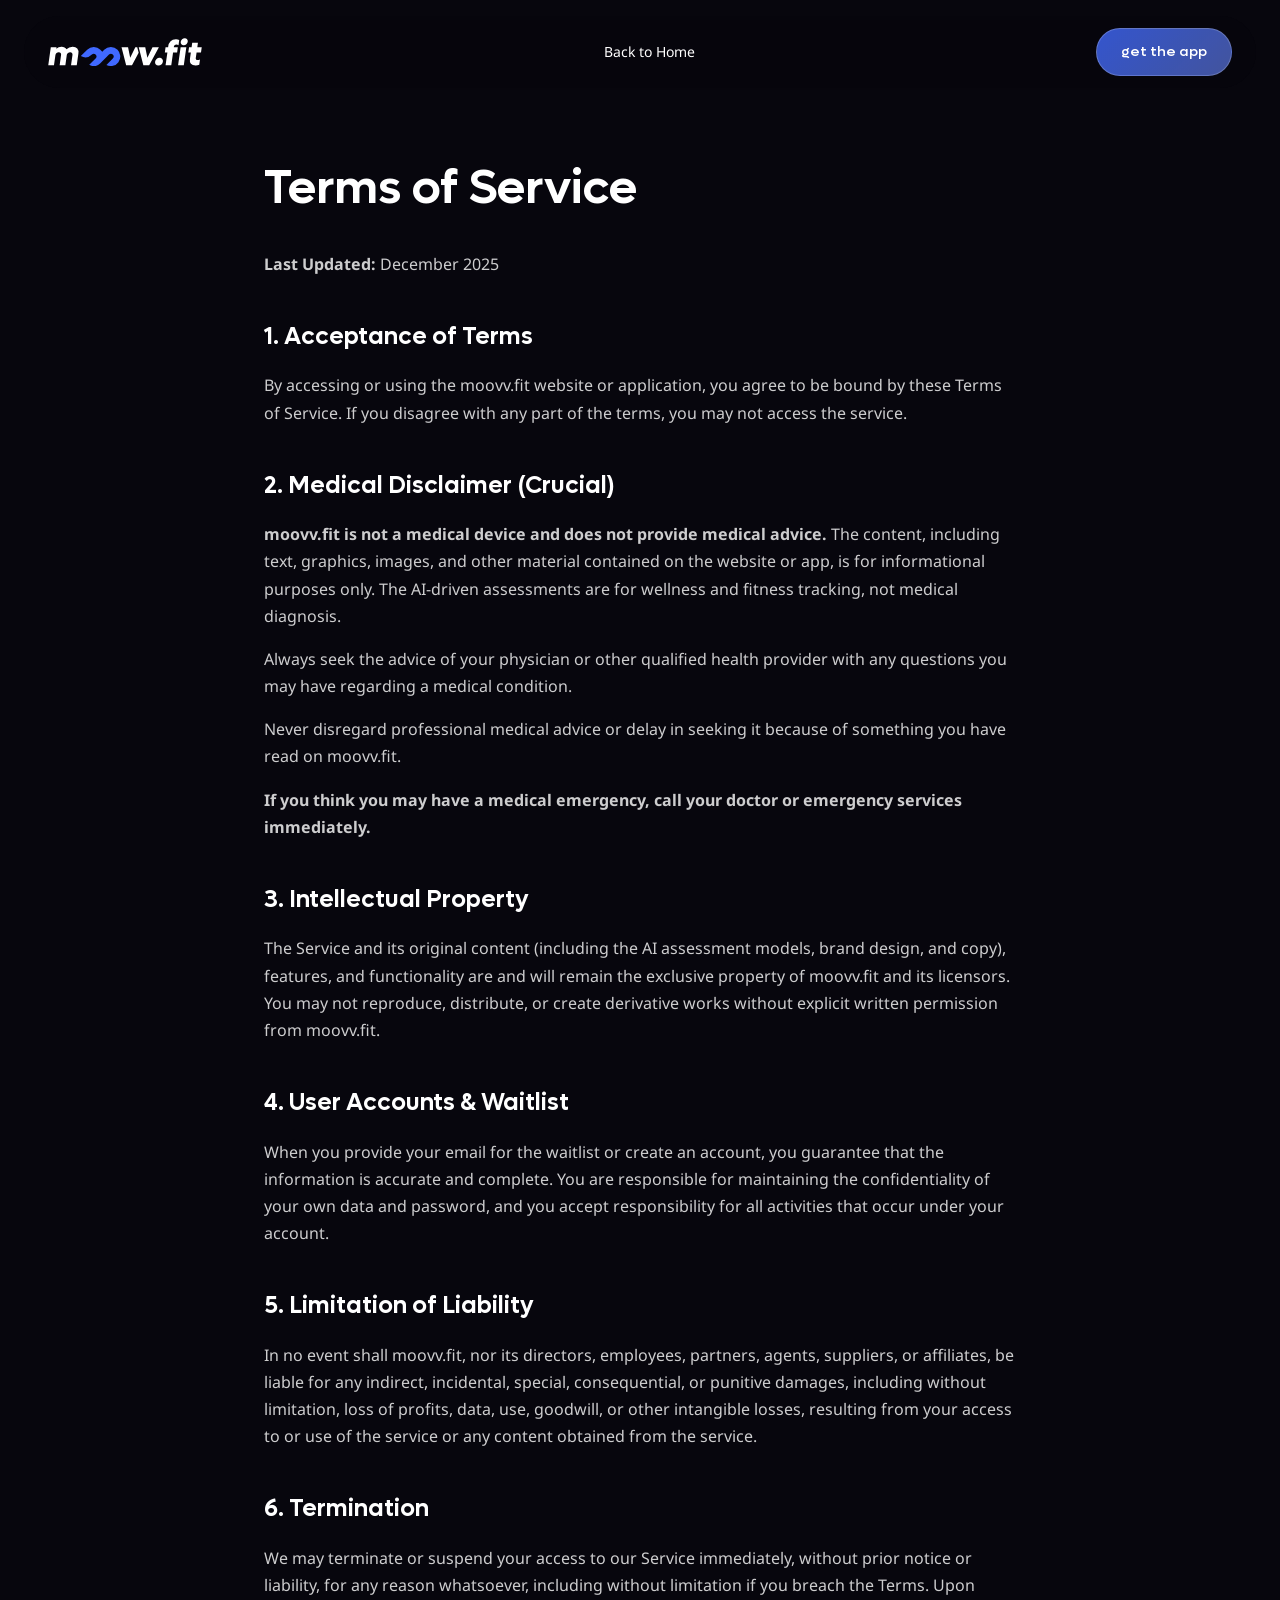
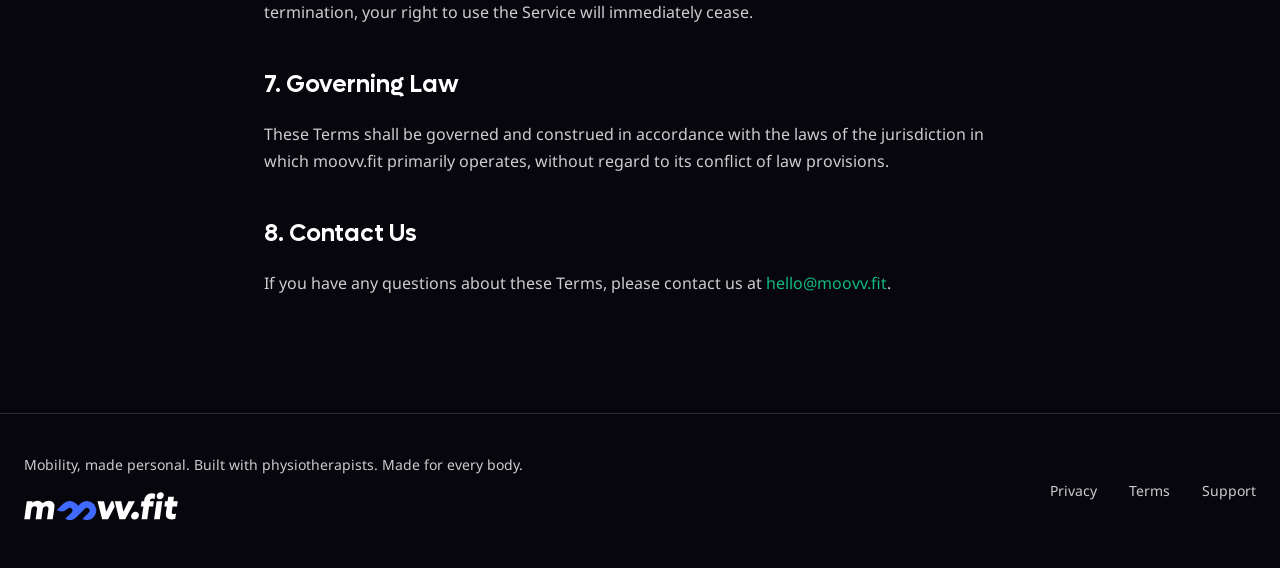
<file: terms.html>
<!DOCTYPE html>
<html lang="en">

<head>
  <meta charset="UTF-8">
  <meta name="viewport" content="width=device-width, initial-scale=1.0">
  <meta name="description"
    content="Moovv Terms of Service - Please read our terms and conditions.">
  <meta name="theme-color" content="#07060D">

  <link rel="icon" type="image/svg+xml" href="images/Logo_Icon.svg">
  <link rel="apple-touch-icon" href="images/Logo_Icon.svg">

  <title>Terms of Service | moovv.fit</title>

  <link rel="stylesheet" href="css/styles.css?v=20260911">
  <style>
    .legal-page {
      padding: 150px 0 100px;
      background: var(--bg-dark-1);
      min-height: 100vh;
      color: var(--white-80);
    }
    .legal-container {
      max-width: 800px;
      margin: 0 auto;
      padding: 0 24px;
    }
    .legal-page h1 {
      font-family: var(--font-heading);
      font-size: clamp(32px, 5vw, 48px);
      color: var(--white-100);
      margin-bottom: 24px;
    }
    .legal-page h2 {
      font-family: var(--font-heading);
      font-size: 24px;
      color: var(--white-100);
      margin-top: 40px;
      margin-bottom: 16px;
    }
    .legal-page p, .legal-page li {
      font-size: 16px;
      line-height: 1.7;
      margin-bottom: 16px;
    }
    .legal-page a {
      color: var(--success-green);
      text-decoration: none;
    }
    .legal-page a:hover {
      text-decoration: underline;
    }
  </style>

  <!-- PostHog Analytics -->
  <script>
    !function(t,e){var o,n,p,r;e._SV||(window.posthog && window.posthog.loaded)||(window.posthog=e,e._i=[],e.init=function(i,s,a){function g(t,e){var o=e.split(".");2==o.length&&(t=t[o[0]],e=o[1]),t[e]=function(){t.push([e].concat(Array.prototype.slice.call(arguments,0)))}}(p=t.createElement("script")).type="text/javascript",p.crossOrigin="anonymous",p.async=!0,p.src=s.api_host.replace(".i.posthog.com","-assets.i.posthog.com")+"/static/array.js",(r=t.getElementsByTagName("script")[0]).parentNode.insertBefore(p,r);var u=e;for(void 0!==a?u=e[a]=[]:a="posthog",u.people=u.people||[],u.toString=function(t){var e="posthog";return"posthog"!==a&&(e+="."+a),t||(e+=" (stub)"),e},u.people.toString=function(){return u.toString(1)+".people (stub)"},o="Ai Ri init Vi Yi Rr zi Gi Zi capture calculateEventProperties en register register_once register_for_session unregister unregister_for_session sn getFeatureFlag getFeatureFlagPayload getFeatureFlagResult isFeatureEnabled reloadFeatureFlags updateFlags updateEarlyAccessFeatureEnrollment getEarlyAccessFeatures on onFeatureFlags onSurveysLoaded onSessionId getSurveys getActiveMatchingSurveys renderSurvey displaySurvey cancelPendingSurvey canRenderSurvey canRenderSurveyAsync an identify setPersonProperties group resetGroups setPersonPropertiesForFlags resetPersonPropertiesForFlags setGroupPropertiesForFlags resetGroupPropertiesForFlags reset setIdentity clearIdentity get_distinct_id getGroups get_session_id get_session_replay_url alias set_config startSessionRecording stopSessionRecording sessionRecordingStarted captureException addExceptionStep captureLog startExceptionAutocapture stopExceptionAutocapture loadToolbar get_property getSessionProperty rn Ki createPersonProfile setInternalOrTestUser nn $i hn opt_in_capturing opt_out_capturing has_opted_in_capturing has_opted_out_capturing get_explicit_consent_status is_capturing clear_opt_in_out_capturing Xi debug Mr tn getPageViewId captureTraceFeedback captureTraceMetric Di".split(" "),n=0;n<o.length;n++)g(u,o[n]);e._i.push([i,s,a])},e._SV=1)}(document,window.posthog||[]);
    posthog.init('phc_t8CvRG25be6KgktQfwYD2ybwCdDeMo3PqHgUThJjqTem', {
        api_host: 'https://us.i.posthog.com',
        defaults: '2026-01-30',
        person_profiles: 'identified_only',
    })
  </script>
</head>

<body>
  <!-- Navigation -->
  <nav class="nav" id="nav" style="background: rgba(7, 6, 13, 0.95); backdrop-filter: blur(10px);">
    <div class="nav-container">
      <a href="index.html" class="nav-logo">
        <img src="images/Logo.svg" alt="moovv.fit" class="nav-logo-img">
      </a>
      <ul class="nav-links" id="navLinks">
        <li><a href="index.html">Back to Home</a></li>
      </ul>
      <a href="index.html#cta" class="btn-nav-cta" data-download-link data-placement="nav">get the app</a>
    </div>
  </nav>

  <main class="legal-page">
    <div class="legal-container">
      <h1>Terms of Service</h1>
      <p><strong>Last Updated:</strong> December 2025</p>

      <h2>1. Acceptance of Terms</h2>
      <p>By accessing or using the moovv.fit website or application, you agree to be bound by these Terms of Service. If you disagree with any part of the terms, you may not access the service.</p>

      <h2>2. Medical Disclaimer (Crucial)</h2>
      <p><strong>moovv.fit is not a medical device and does not provide medical advice.</strong> The content, including text, graphics, images, and other material contained on the website or app, is for informational purposes only. The AI-driven assessments are for wellness and fitness tracking, not medical diagnosis.</p>
      <p>Always seek the advice of your physician or other qualified health provider with any questions you may have regarding a medical condition.</p>
      <p>Never disregard professional medical advice or delay in seeking it because of something you have read on moovv.fit.</p>
      <p><strong>If you think you may have a medical emergency, call your doctor or emergency services immediately.</strong></p>

      <h2>3. Intellectual Property</h2>
      <p>The Service and its original content (including the AI assessment models, brand design, and copy), features, and functionality are and will remain the exclusive property of moovv.fit and its licensors. You may not reproduce, distribute, or create derivative works without explicit written permission from moovv.fit.</p>

      <h2>4. User Accounts & Waitlist</h2>
      <p>When you provide your email for the waitlist or create an account, you guarantee that the information is accurate and complete. You are responsible for maintaining the confidentiality of your own data and password, and you accept responsibility for all activities that occur under your account.</p>

      <h2>5. Limitation of Liability</h2>
      <p>In no event shall moovv.fit, nor its directors, employees, partners, agents, suppliers, or affiliates, be liable for any indirect, incidental, special, consequential, or punitive damages, including without limitation, loss of profits, data, use, goodwill, or other intangible losses, resulting from your access to or use of the service or any content obtained from the service.</p>

      <h2>6. Termination</h2>
      <p>We may terminate or suspend your access to our Service immediately, without prior notice or liability, for any reason whatsoever, including without limitation if you breach the Terms. Upon termination, your right to use the Service will immediately cease.</p>

      <h2>7. Governing Law</h2>
      <p>These Terms shall be governed and construed in accordance with the laws of the jurisdiction in which moovv.fit primarily operates, without regard to its conflict of law provisions.</p>
      
      <h2>8. Contact Us</h2>
      <p>If you have any questions about these Terms, please contact us at <a href="mailto:hello@moovv.fit">hello@moovv.fit</a>.</p>
    </div>
  </main>

  <!-- Footer -->
  <footer class="footer">
    <div class="container">
      <div class="footer-content">
        <div class="footer-left">
          <p class="footer-tagline">Mobility, made personal. Built with physiotherapists. Made for every body.</p>
          <a href="index.html" class="footer-logo">
            <img src="images/Logo.svg" alt="moovv.fit" class="nav-logo-img">
          </a>
        </div>
        <div class="footer-links">
          <a href="privacy.html" id="privacyLink">Privacy</a>
          <a href="terms.html" id="termsLink">Terms</a>
          <a href="support.html">Support</a>
        </div>
      </div>
    </div>
  </footer>

  <script src="js/store-links.js"></script>
</body>
</html>
</file>
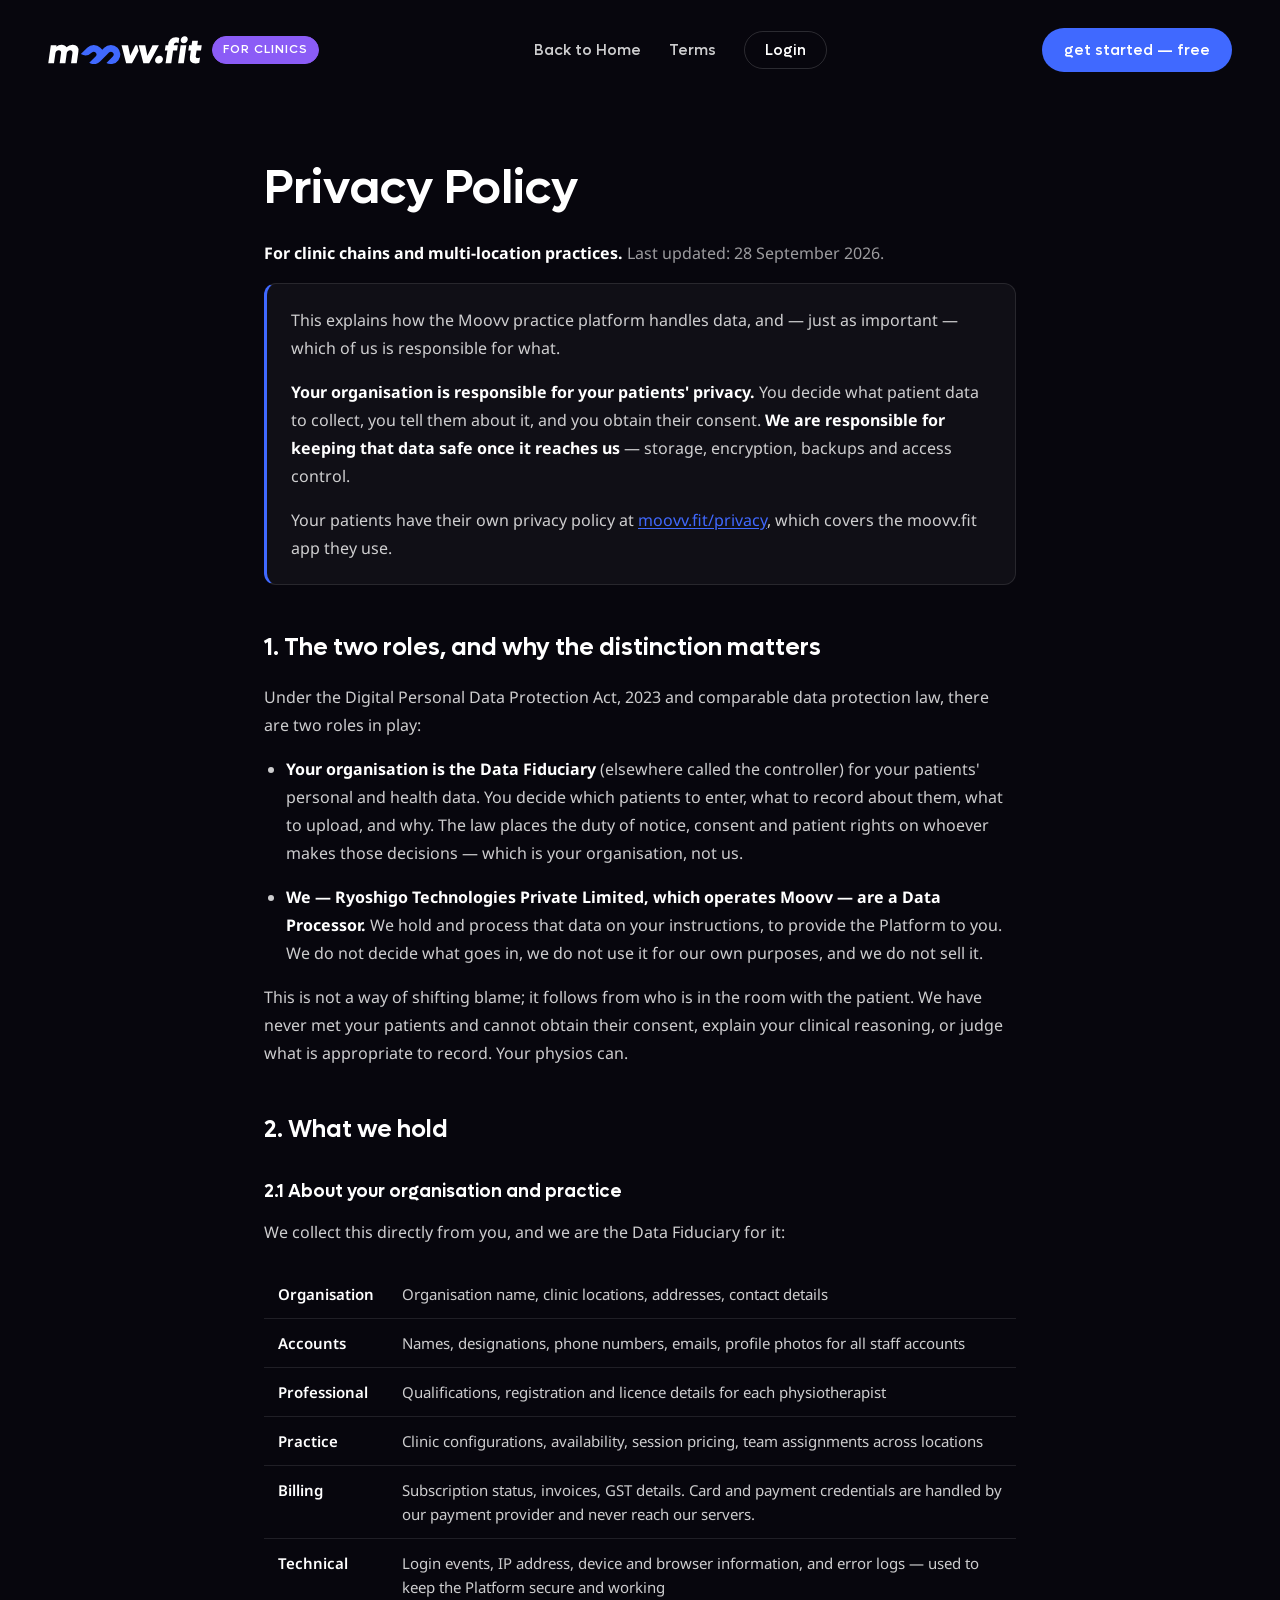
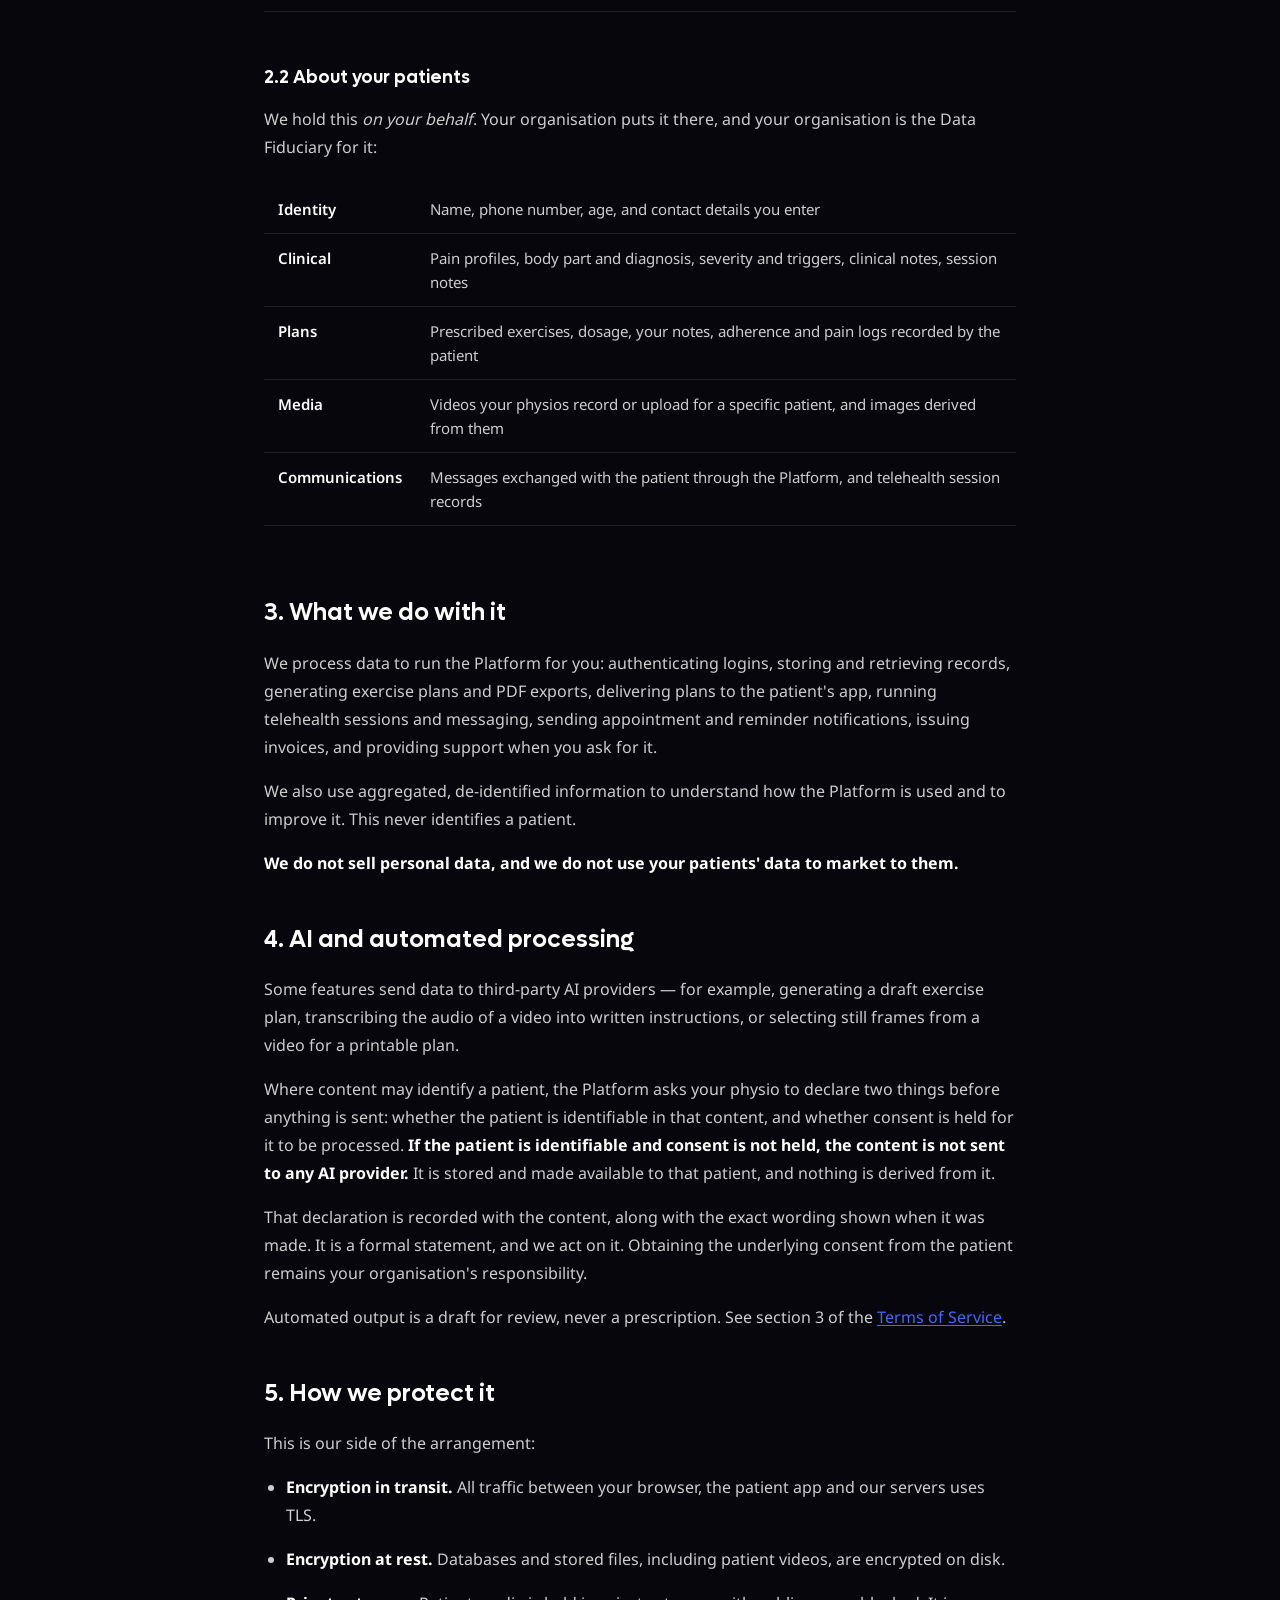
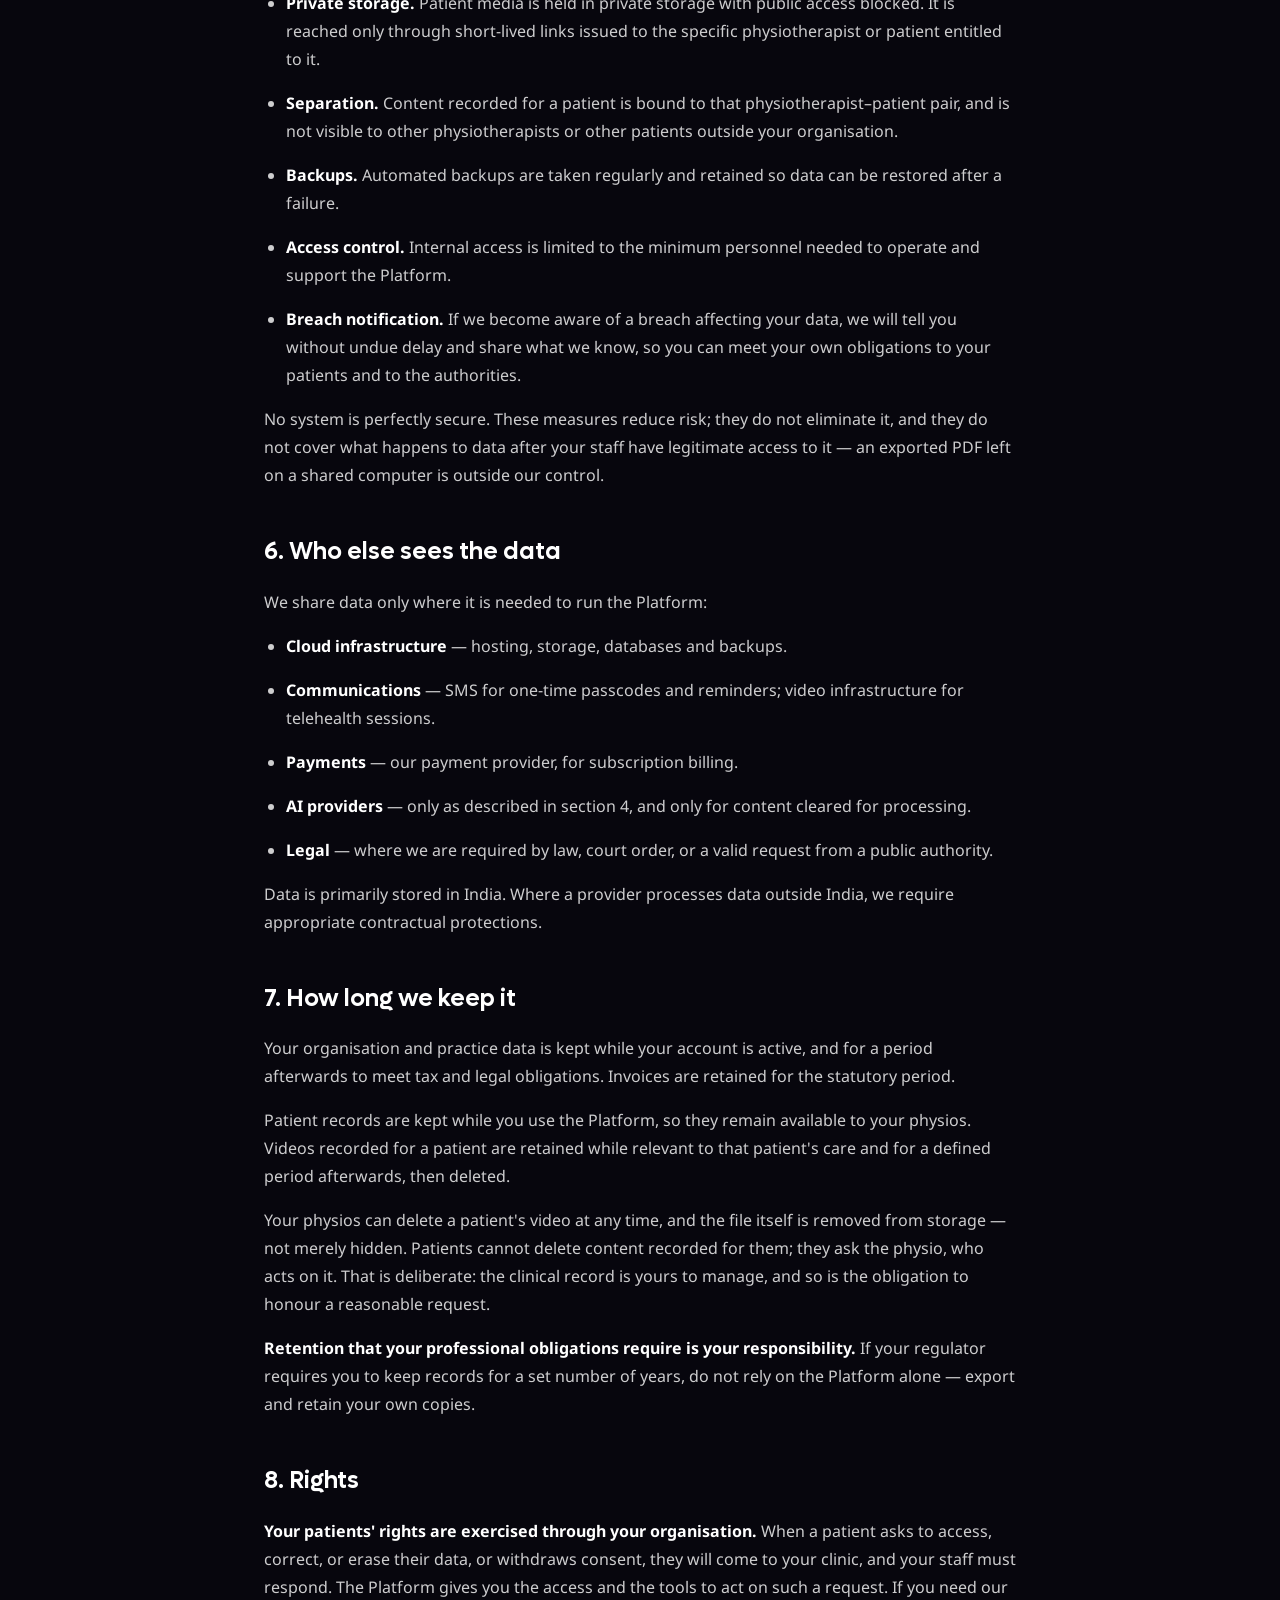
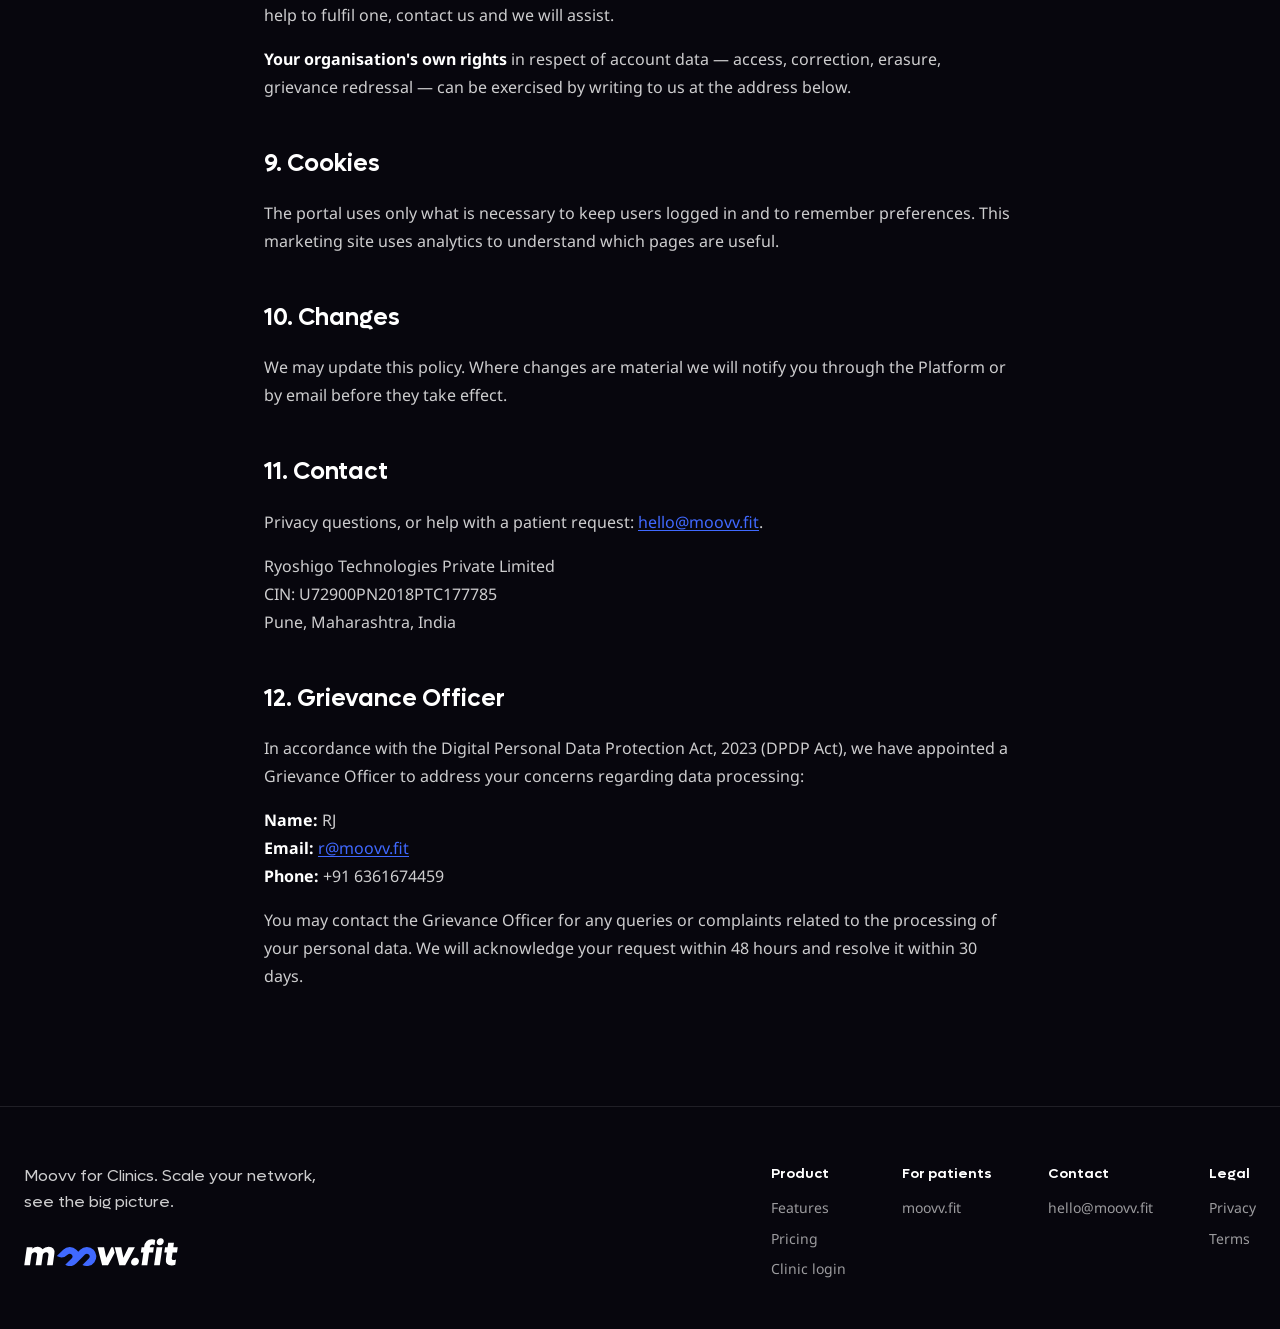
<file: for-clinics/privacy.html>
<!DOCTYPE html>
<html lang="en">

<head>
  <meta charset="UTF-8">
  <meta name="viewport" content="width=device-width, initial-scale=1.0, viewport-fit=cover">
  <meta name="description"
    content="Privacy Policy for clinic chains and multi-location practices using Moovv for Clinics — data roles, what we store, how it is protected, and who is responsible for patient consent.">
  <meta name="theme-color" content="#07060D">
  <meta name="robots" content="index, follow">

  <link rel="canonical" href="https://www.moovv.fit/for-clinics/privacy">
  <link rel="icon" type="image/svg+xml" href="images/Logo_Icon.svg">

  <title>Privacy Policy | Moovv for Clinics</title>

  <link rel="stylesheet" href="css/styles.css?v=2">
  <link rel="stylesheet" href="css/legal.css?v=1">
</head>

<body>
  <nav class="nav" id="nav">
    <div class="nav-container">
      <a href="index.html" class="nav-logo">
        <img src="images/Logo.svg" alt="Moovv" class="nav-logo-img">
        <span class="nav-logo-tag clinic">for clinics</span>
      </a>
      <ul class="nav-links" id="navLinks">
        <li><a href="index.html">Back to Home</a></li>
        <li><a href="terms.html">Terms</a></li>
        <li><a href="https://app.moovv.fit/clinic" class="nav-login" rel="noopener noreferrer">Login</a></li>
      </ul>
      <a href="index.html#get-started" class="btn-nav-cta">get started — free</a>
    </div>
  </nav>

  <main class="legal-page">
    <div class="legal-container">
      <h1>Privacy Policy</h1>
      <p class="legal-meta"><strong>For clinic chains and multi-location practices.</strong> Last updated: 28 September 2026.</p>

      <div class="legal-callout">
        <p>This explains how the Moovv practice platform handles data, and — just as important —
          which of us is responsible for what.</p>
        <p><strong>Your organisation is responsible for your patients' privacy.</strong> You decide what
          patient data to collect, you tell them about it, and you obtain their consent.
          <strong>We are responsible for keeping that data safe once it reaches us</strong> —
          storage, encryption, backups and access control.</p>
        <p>Your patients have their own privacy policy at
          <a href="https://www.moovv.fit/privacy.html" target="_blank" rel="noopener noreferrer">moovv.fit/privacy</a>,
          which covers the moovv.fit app they use.</p>
      </div>

      <h2>1. The two roles, and why the distinction matters</h2>
      <p>Under the Digital Personal Data Protection Act, 2023 and comparable data protection law,
        there are two roles in play:</p>
      <ul>
        <li><strong>Your organisation is the Data Fiduciary</strong> (elsewhere called the controller) for your
          patients' personal and health data. You decide which patients to enter, what to record
          about them, what to upload, and why. The law places the duty of notice, consent and
          patient rights on whoever makes those decisions — which is your organisation, not us.</li>
        <li><strong>We — Ryoshigo Technologies Private Limited, which operates Moovv — are a Data
          Processor.</strong> We hold and process that data on your instructions, to provide the
          Platform to you. We do not decide what goes in, we do not use it for our own purposes,
          and we do not sell it.</li>
      </ul>
      <p>This is not a way of shifting blame; it follows from who is in the room with the patient.
        We have never met your patients and cannot obtain their consent, explain your clinical
        reasoning, or judge what is appropriate to record. Your physios can.</p>

      <h2>2. What we hold</h2>

      <h3>2.1 About your organisation and practice</h3>
      <p>We collect this directly from you, and we are the Data Fiduciary for it:</p>
      <div class="legal-table-wrap">
        <table class="legal-table">
          <tr>
            <th>Organisation</th>
            <td>Organisation name, clinic locations, addresses, contact details</td>
          </tr>
          <tr>
            <th>Accounts</th>
            <td>Names, designations, phone numbers, emails, profile photos for all staff accounts</td>
          </tr>
          <tr>
            <th>Professional</th>
            <td>Qualifications, registration and licence details for each physiotherapist</td>
          </tr>
          <tr>
            <th>Practice</th>
            <td>Clinic configurations, availability, session pricing, team assignments across locations</td>
          </tr>
          <tr>
            <th>Billing</th>
            <td>Subscription status, invoices, GST details. Card and payment credentials are
              handled by our payment provider and never reach our servers.</td>
          </tr>
          <tr>
            <th>Technical</th>
            <td>Login events, IP address, device and browser information, and error logs — used to
              keep the Platform secure and working</td>
          </tr>
        </table>
      </div>

      <h3>2.2 About your patients</h3>
      <p>We hold this <em>on your behalf</em>. Your organisation puts it there, and your organisation is the Data Fiduciary
        for it:</p>
      <div class="legal-table-wrap">
        <table class="legal-table">
          <tr>
            <th>Identity</th>
            <td>Name, phone number, age, and contact details you enter</td>
          </tr>
          <tr>
            <th>Clinical</th>
            <td>Pain profiles, body part and diagnosis, severity and triggers, clinical notes,
              session notes</td>
          </tr>
          <tr>
            <th>Plans</th>
            <td>Prescribed exercises, dosage, your notes, adherence and pain logs recorded by the
              patient</td>
          </tr>
          <tr>
            <th>Media</th>
            <td>Videos your physios record or upload for a specific patient, and images derived from them</td>
          </tr>
          <tr>
            <th>Communications</th>
            <td>Messages exchanged with the patient through the Platform, and telehealth session
              records</td>
          </tr>
        </table>
      </div>

      <h2>3. What we do with it</h2>
      <p>We process data to run the Platform for you: authenticating logins, storing and
        retrieving records, generating exercise plans and PDF exports, delivering plans to the
        patient's app, running telehealth sessions and messaging, sending appointment and
        reminder notifications, issuing invoices, and providing support when you ask for it.</p>
      <p>We also use aggregated, de-identified information to understand how the Platform is used
        and to improve it. This never identifies a patient.</p>
      <p><strong>We do not sell personal data, and we do not use your patients' data to market to
        them.</strong></p>

      <h2>4. AI and automated processing</h2>
      <p>Some features send data to third-party AI providers — for example, generating a draft
        exercise plan, transcribing the audio of a video into written instructions, or selecting
        still frames from a video for a printable plan.</p>
      <p>Where content may identify a patient, the Platform asks your physio to declare two things before
        anything is sent: whether the patient is identifiable in that content, and whether consent
        is held for it to be processed. <strong>If the patient is identifiable and consent is not
        held, the content is not sent to any AI provider.</strong>
        It is stored and made available to that patient, and nothing is derived from it.</p>
      <p>That declaration is recorded with the content, along with the exact wording shown when it was made.
        It is a formal statement, and we act on it. Obtaining the
        underlying consent from the patient remains your organisation's responsibility.</p>
      <p>Automated output is a draft for review, never a prescription. See section 3 of the
        <a href="terms.html">Terms of Service</a>.</p>

      <h2>5. How we protect it</h2>
      <p>This is our side of the arrangement:</p>
      <ul>
        <li><strong>Encryption in transit.</strong> All traffic between your browser, the patient
          app and our servers uses TLS.</li>
        <li><strong>Encryption at rest.</strong> Databases and stored files, including patient
          videos, are encrypted on disk.</li>
        <li><strong>Private storage.</strong> Patient media is held in private storage with public
          access blocked. It is reached only through short-lived links issued to the specific
          physiotherapist or patient entitled to it.</li>
        <li><strong>Separation.</strong> Content recorded for a patient is bound to that
          physiotherapist–patient pair, and is not visible to other physiotherapists or other
          patients outside your organisation.</li>
        <li><strong>Backups.</strong> Automated backups are taken regularly and retained so data
          can be restored after a failure.</li>
        <li><strong>Access control.</strong> Internal access is limited to the minimum personnel
          needed to operate and support the Platform.</li>
        <li><strong>Breach notification.</strong> If we become aware of a breach affecting your
          data, we will tell you without undue delay and share what we know, so you can meet your
          own obligations to your patients and to the authorities.</li>
      </ul>
      <p>No system is perfectly secure. These measures reduce risk; they do not eliminate it, and
        they do not cover what happens to data after your staff have legitimate access to
        it — an exported PDF left on a shared computer is outside our control.</p>

      <h2>6. Who else sees the data</h2>
      <p>We share data only where it is needed to run the Platform:</p>
      <ul>
        <li><strong>Cloud infrastructure</strong> — hosting, storage, databases and backups.</li>
        <li><strong>Communications</strong> — SMS for one-time passcodes and reminders; video
          infrastructure for telehealth sessions.</li>
        <li><strong>Payments</strong> — our payment provider, for subscription billing.</li>
        <li><strong>AI providers</strong> — only as described in section 4, and only for content
          cleared for processing.</li>
        <li><strong>Legal</strong> — where we are required by law, court order, or a valid request
          from a public authority.</li>
      </ul>
      <p>Data is primarily stored in India. Where a provider processes data outside India, we
        require appropriate contractual protections.</p>

      <h2>7. How long we keep it</h2>
      <p>Your organisation and practice data is kept while your account is active, and for a period
        afterwards to meet tax and legal obligations. Invoices are retained for the statutory
        period.</p>
      <p>Patient records are kept while you use the Platform, so they remain available to your physios.
        Videos recorded for a patient are retained while relevant to that patient's care and for
        a defined period afterwards, then deleted.</p>
      <p>Your physios can delete a patient's video at any time, and the file itself is removed from storage
        — not merely hidden. Patients cannot delete content recorded for them; they ask the physio,
        who acts on it. That is deliberate: the clinical record is yours to manage, and so is
        the obligation to honour a reasonable request.</p>
      <p><strong>Retention that your professional obligations require is your responsibility.</strong>
        If your regulator requires you to keep records for a set number of years, do not rely on
        the Platform alone — export and retain your own copies.</p>

      <h2>8. Rights</h2>
      <p><strong>Your patients' rights are exercised through your organisation.</strong> When a patient asks to
        access, correct, or erase their data, or withdraws consent, they will come to your clinic, and
        your staff must respond. The Platform gives you the access and the tools to act on such a
        request. If you need our help to fulfil one, contact us and we will assist.</p>
      <p><strong>Your organisation's own rights</strong> in respect of account data — access, correction,
        erasure, grievance redressal — can be exercised by writing to us at the address below.</p>

      <h2>9. Cookies</h2>
      <p>The portal uses only what is necessary to keep users logged in and to remember preferences.
        This marketing site uses analytics to understand which pages are useful.</p>

      <h2>10. Changes</h2>
      <p>We may update this policy. Where changes are material we will notify you through the
        Platform or by email before they take effect.</p>

      <h2>11. Contact</h2>
      <p>Privacy questions, or help with a patient request:
        <a href="mailto:hello@moovv.fit">hello@moovv.fit</a>.</p>
      <p>Ryoshigo Technologies Private Limited<br>
        CIN: U72900PN2018PTC177785<br>
        Pune, Maharashtra, India</p>

      <h2>12. Grievance Officer</h2>
      <p>In accordance with the Digital Personal Data Protection Act, 2023 (DPDP Act), we have appointed a Grievance Officer to address your concerns regarding data processing:</p>
      <p><strong>Name:</strong> RJ<br>
        <strong>Email:</strong> <a href="mailto:r@moovv.fit">r@moovv.fit</a><br>
        <strong>Phone:</strong> +91 6361674459</p>
      <p>You may contact the Grievance Officer for any queries or complaints related to the processing of your personal data. We will acknowledge your request within 48 hours and resolve it within 30 days.</p>

    </div>
  </main>

  <footer class="footer">
    <div class="container">
      <div class="footer-content">
        <div class="footer-left">
          <p class="footer-tagline">Moovv for Clinics. Scale your network, see the big picture.</p>
          <a href="index.html" class="footer-logo">
            <img src="images/Logo.svg" alt="Moovv" class="nav-logo-img">
          </a>
        </div>

        <div class="footer-links">
          <div class="footer-column">
            <h4>Product</h4>
            <a href="index.html#features">Features</a>
            <a href="index.html#pricing">Pricing</a>
            <a href="https://app.moovv.fit/clinic" rel="noopener noreferrer">Clinic login</a>
          </div>
          <div class="footer-column">
            <h4>For patients</h4>
            <a href="https://www.moovv.fit" target="_blank" rel="noopener noreferrer">moovv.fit</a>
          </div>
          <div class="footer-column">
            <h4>Contact</h4>
            <a href="mailto:hello@moovv.fit">hello@moovv.fit</a>
          </div>
          <div class="footer-column">
            <h4>Legal</h4>
            <a href="privacy.html">Privacy</a>
            <a href="terms.html">Terms</a>
          </div>
        </div>
      </div>
    </div>
  </footer>

</body>

</html>
</file>
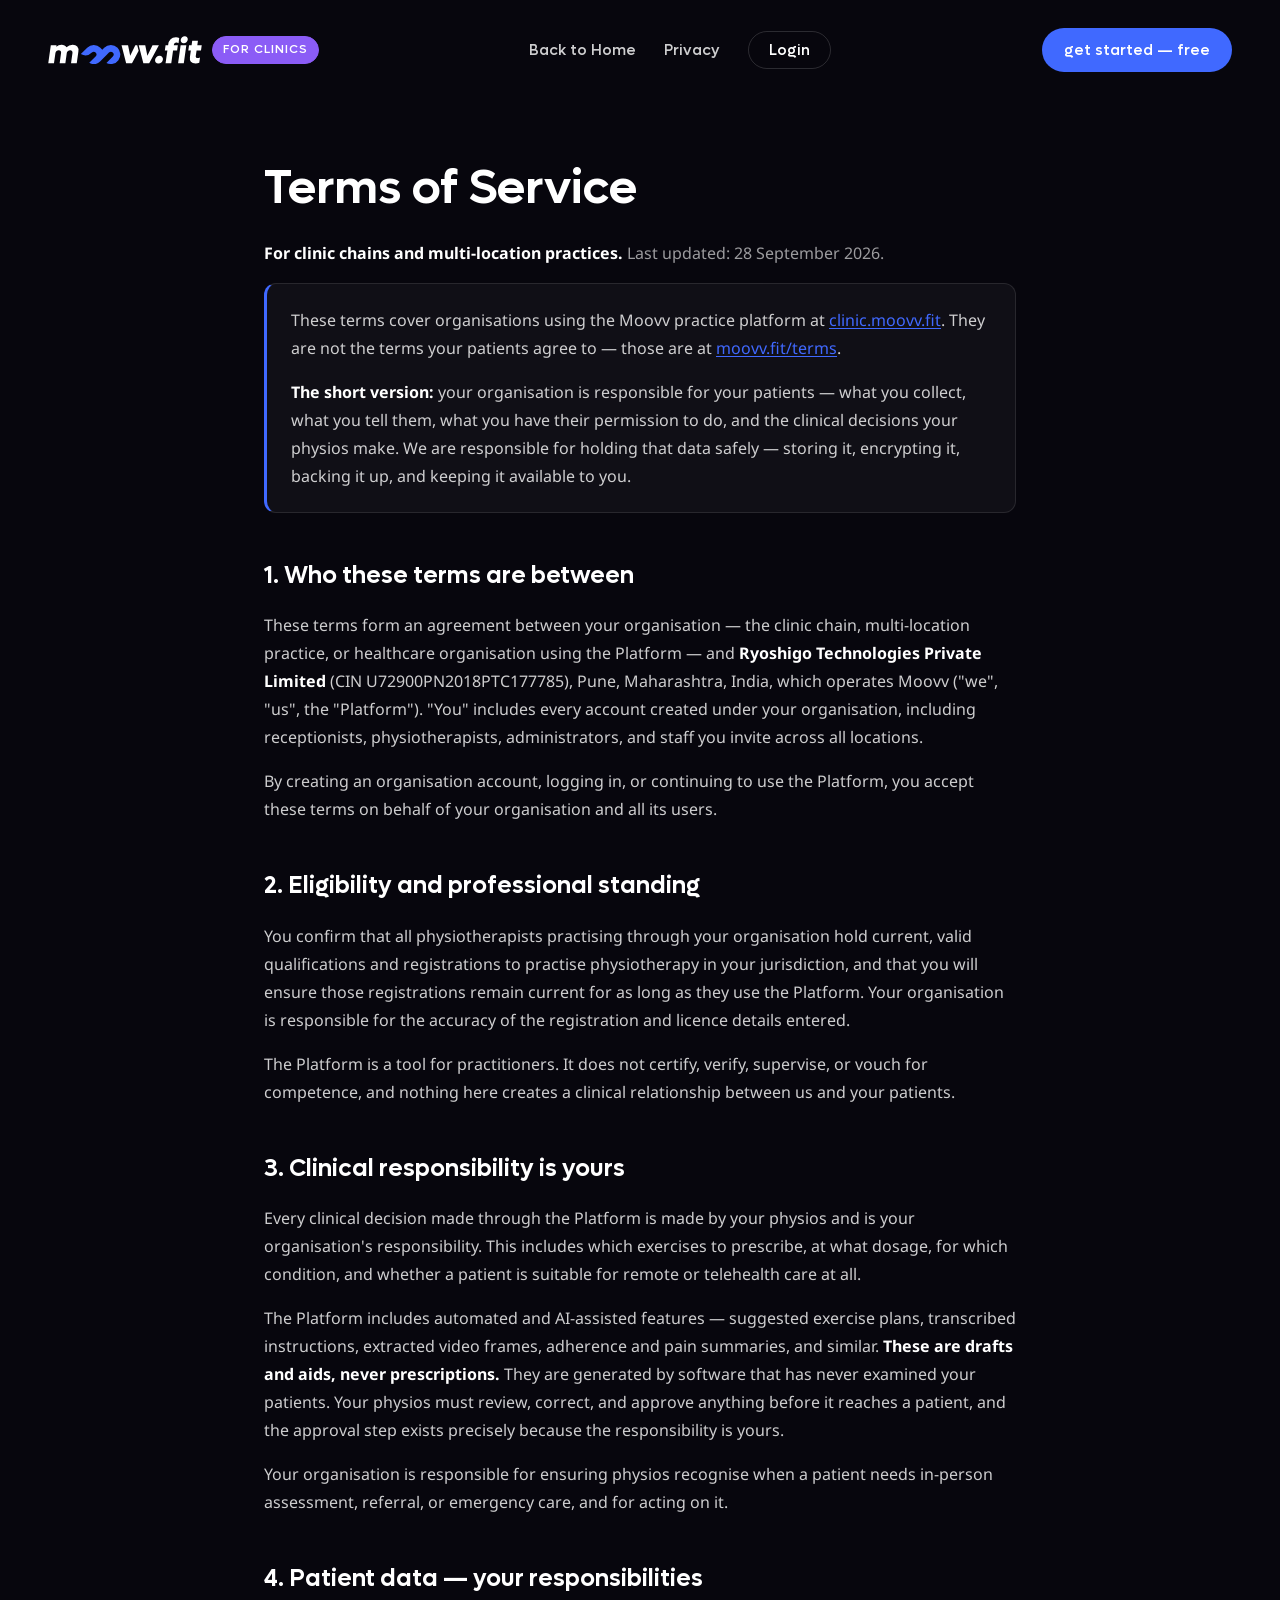
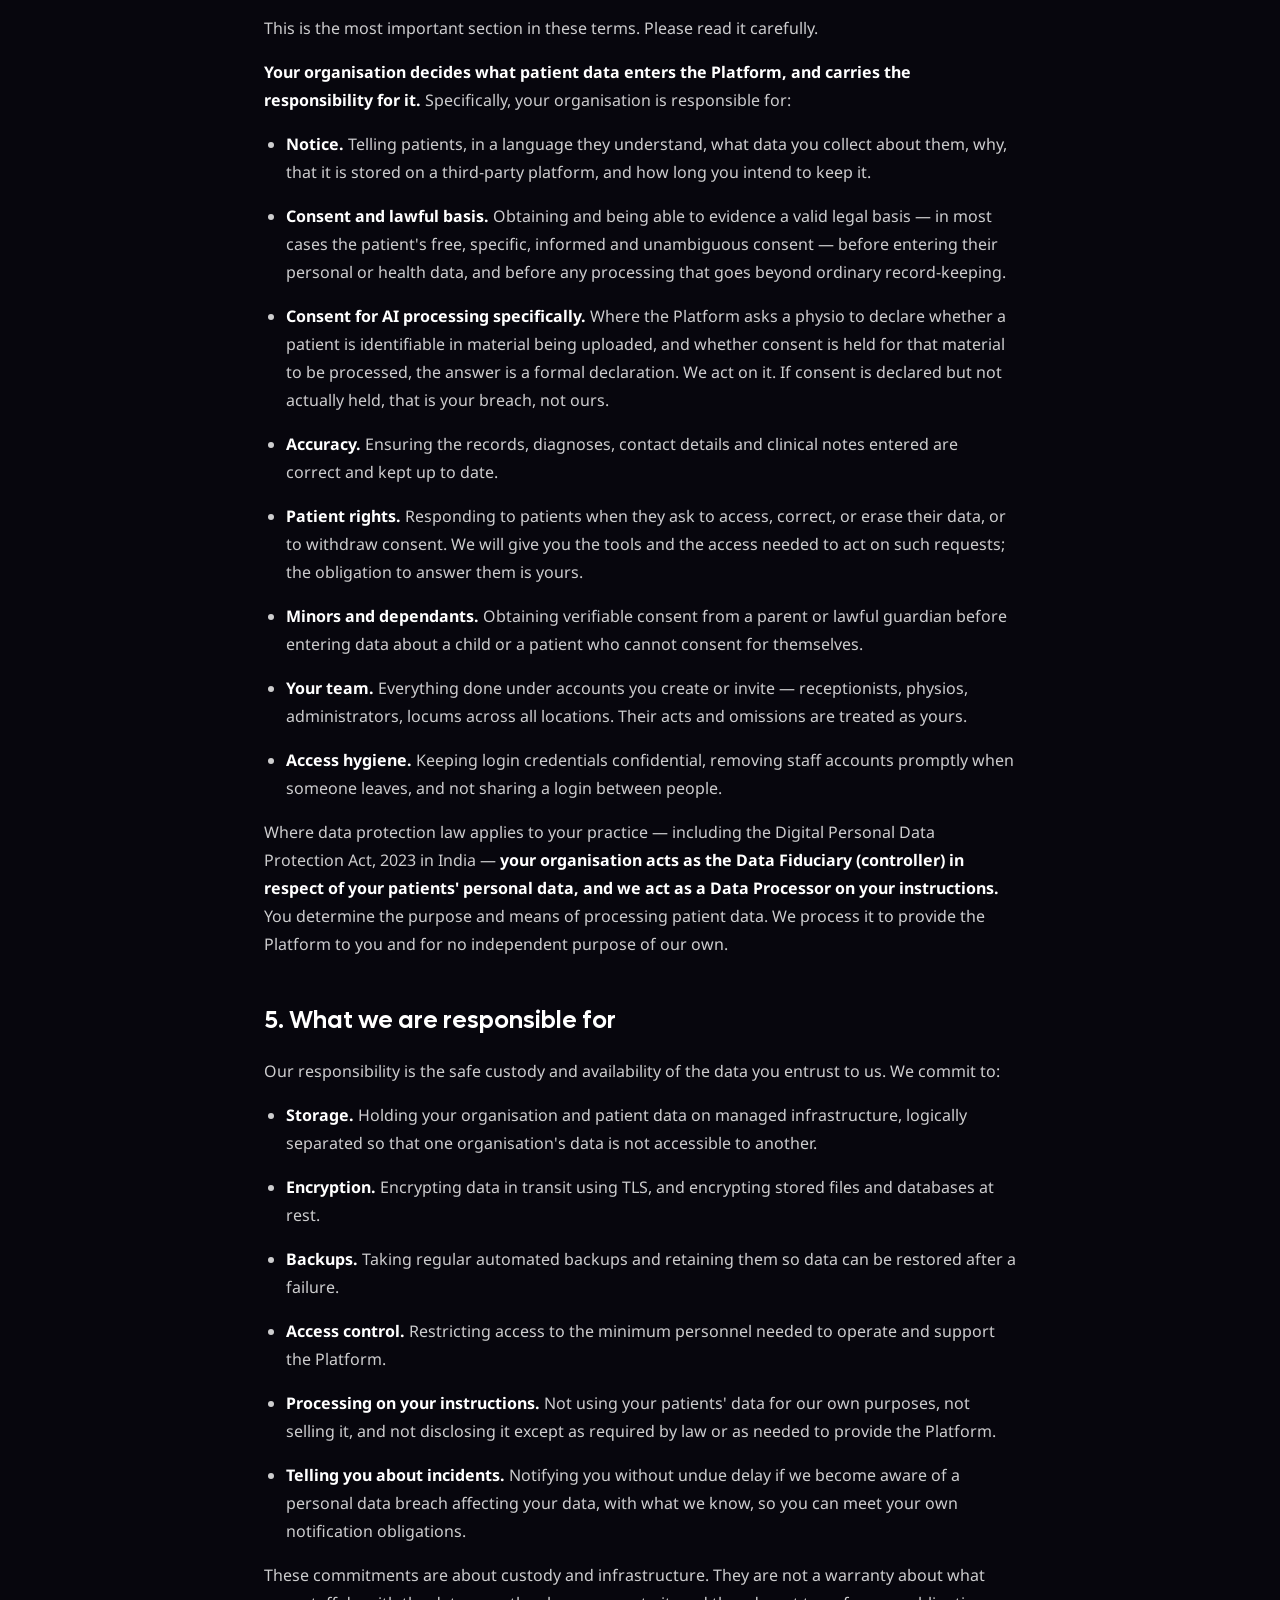
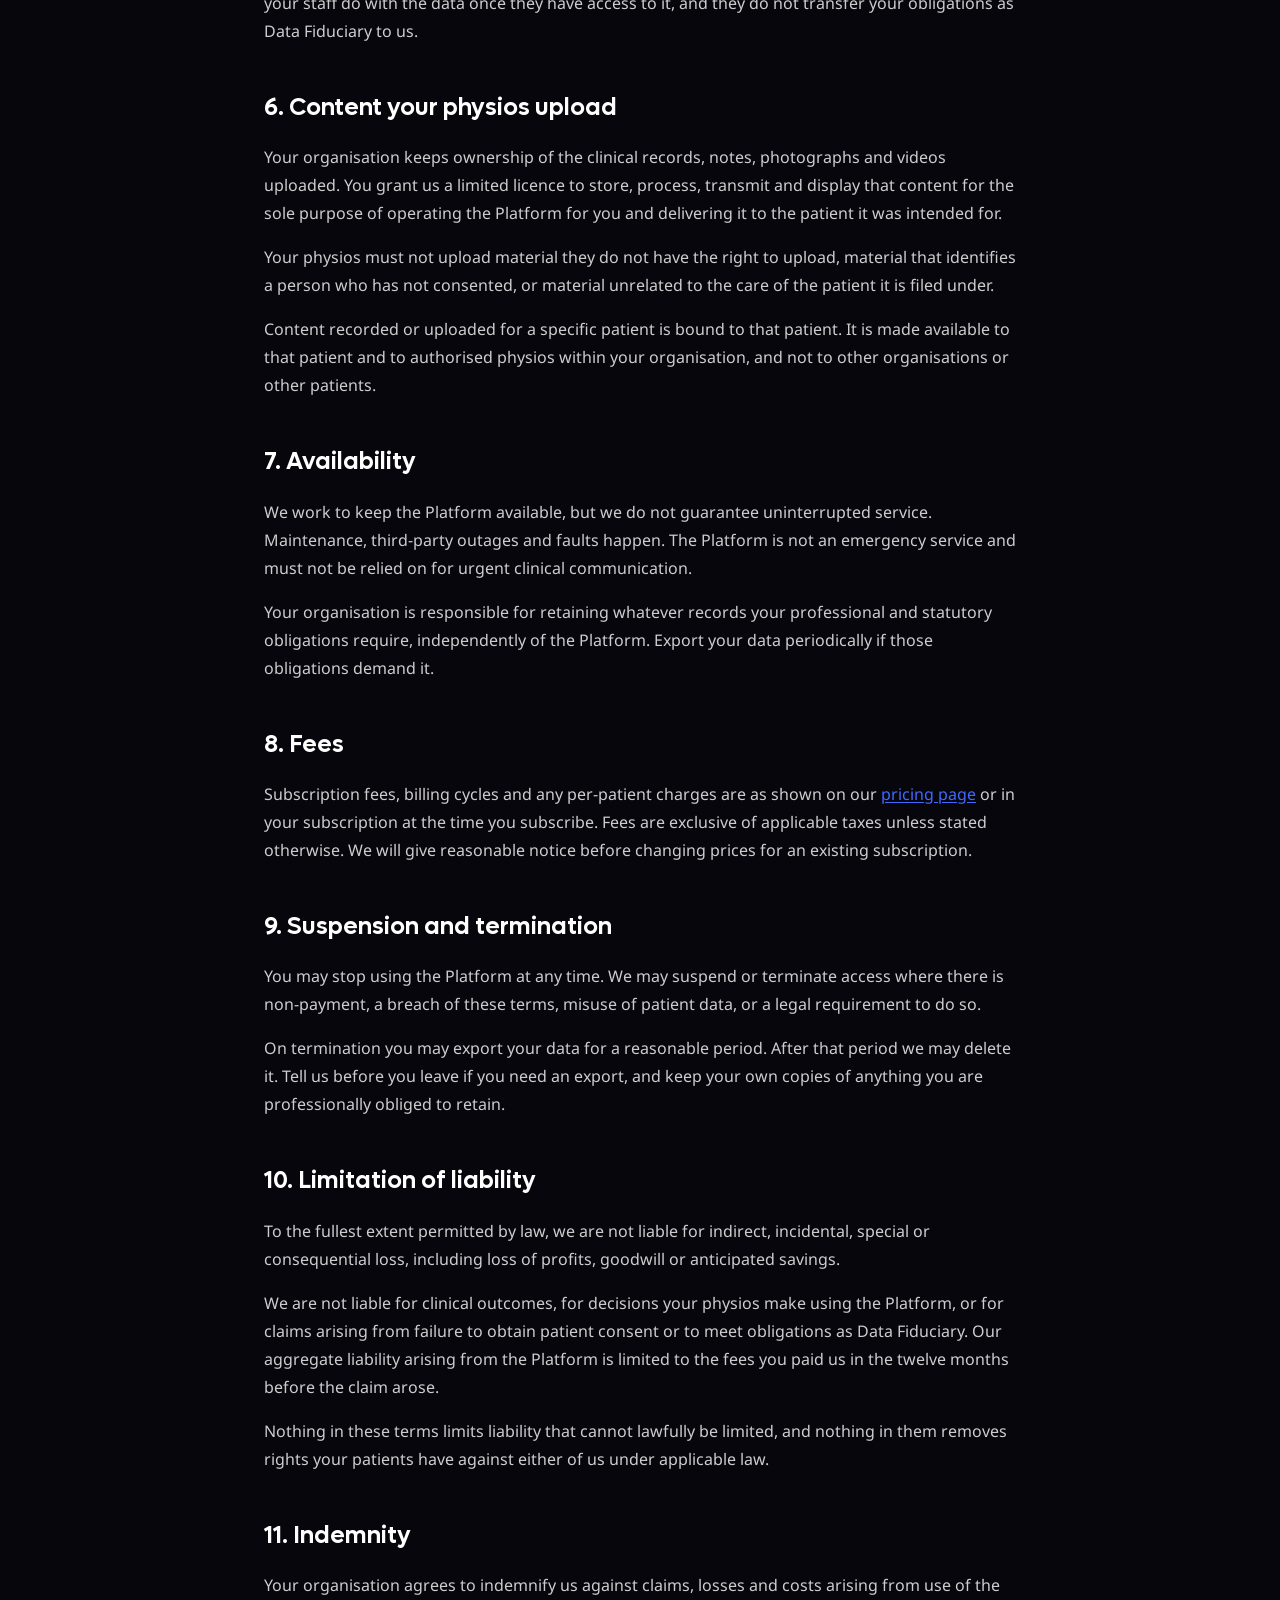
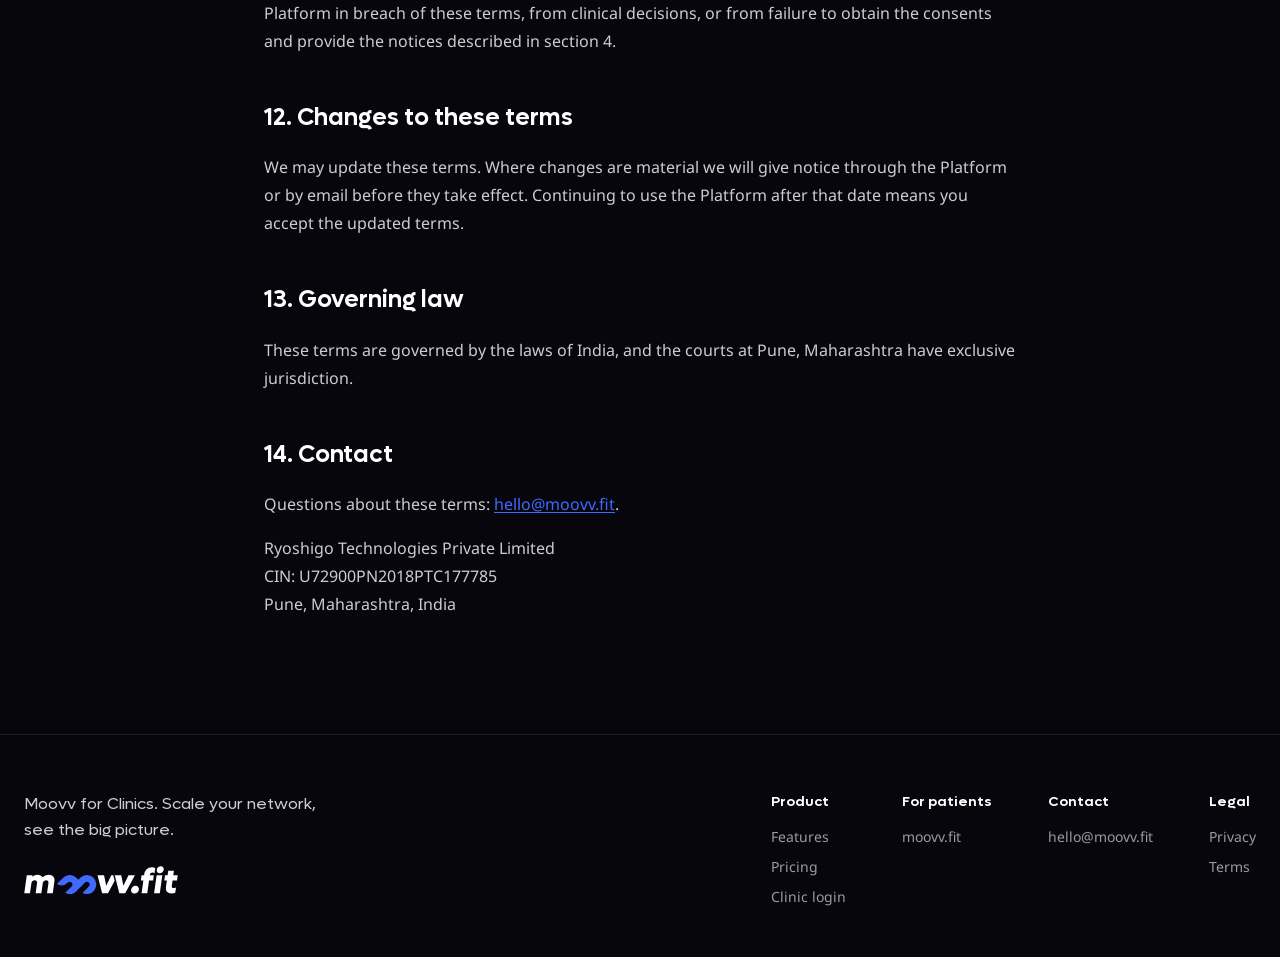
<file: for-clinics/terms.html>
<!DOCTYPE html>
<html lang="en">

<head>
  <meta charset="UTF-8">
  <meta name="viewport" content="width=device-width, initial-scale=1.0, viewport-fit=cover">
  <meta name="description"
    content="Terms of Service for clinic chains and multi-location practices using Moovv for Clinics — responsibilities, data roles, and platform commitments.">
  <meta name="theme-color" content="#07060D">
  <meta name="robots" content="index, follow">

  <link rel="canonical" href="https://www.moovv.fit/for-clinics/terms">
  <link rel="icon" type="image/svg+xml" href="images/Logo_Icon.svg">

  <title>Terms of Service | Moovv for Clinics</title>

  <link rel="stylesheet" href="css/styles.css?v=2">
  <link rel="stylesheet" href="css/legal.css?v=1">
</head>

<body>
  <nav class="nav" id="nav">
    <div class="nav-container">
      <a href="index.html" class="nav-logo">
        <img src="images/Logo.svg" alt="Moovv" class="nav-logo-img">
        <span class="nav-logo-tag clinic">for clinics</span>
      </a>
      <ul class="nav-links" id="navLinks">
        <li><a href="index.html">Back to Home</a></li>
        <li><a href="privacy.html">Privacy</a></li>
        <li><a href="https://app.moovv.fit/clinic" class="nav-login" rel="noopener noreferrer">Login</a></li>
      </ul>
      <a href="index.html#get-started" class="btn-nav-cta">get started — free</a>
    </div>
  </nav>

  <main class="legal-page">
    <div class="legal-container">
      <h1>Terms of Service</h1>
      <p class="legal-meta"><strong>For clinic chains and multi-location practices.</strong> Last updated: 28 September 2026.</p>

      <div class="legal-callout">
        <p>These terms cover organisations using the Moovv practice platform at
          <a href="https://clinic.moovv.fit">clinic.moovv.fit</a>. They are not the terms your
          patients agree to — those are at
          <a href="https://www.moovv.fit/terms.html" target="_blank" rel="noopener noreferrer">moovv.fit/terms</a>.
        </p>
        <p><strong>The short version:</strong> your organisation is responsible for your patients — what you
          collect, what you tell them, what you have their permission to do, and the clinical
          decisions your physios make. We are responsible for holding that data safely — storing it,
          encrypting it, backing it up, and keeping it available to you.</p>
      </div>

      <h2>1. Who these terms are between</h2>
      <p>These terms form an agreement between your organisation — the clinic chain, multi-location practice, or
        healthcare organisation using the Platform — and <strong>Ryoshigo Technologies Private Limited</strong>
        (CIN U72900PN2018PTC177785), Pune, Maharashtra, India, which operates Moovv ("we", "us",
        the "Platform"). "You" includes every account created under your organisation,
        including receptionists, physiotherapists, administrators, and staff you invite across all locations.</p>
      <p>By creating an organisation account, logging in, or continuing to use the Platform, you accept these
        terms on behalf of your organisation and all its users.</p>

      <h2>2. Eligibility and professional standing</h2>
      <p>You confirm that all physiotherapists practising through your organisation hold current, valid
        qualifications and registrations to practise physiotherapy in your jurisdiction, and that
        you will ensure those registrations remain current for as long as they use the Platform.
        Your organisation is responsible for the accuracy of the registration and licence details entered.</p>
      <p>The Platform is a tool for practitioners. It does not certify, verify, supervise, or
        vouch for competence, and nothing here creates a clinical relationship between us
        and your patients.</p>

      <h2>3. Clinical responsibility is yours</h2>
      <p>Every clinical decision made through the Platform is made by your physios and is your organisation's
        responsibility. This includes which exercises to prescribe, at what dosage, for which condition,
        and whether a patient is suitable for remote or telehealth care at all.</p>
      <p>The Platform includes automated and AI-assisted features — suggested exercise plans,
        transcribed instructions, extracted video frames, adherence and pain summaries, and
        similar. <strong>These are drafts and aids, never prescriptions.</strong> They are
        generated by software that has never examined your patients. Your physios must review, correct, and
        approve anything before it reaches a patient, and the approval step exists precisely
        because the responsibility is yours.</p>
      <p>Your organisation is responsible for ensuring physios recognise when a patient needs in-person
        assessment, referral, or emergency care, and for acting on it.</p>

      <h2>4. Patient data — your responsibilities</h2>
      <p>This is the most important section in these terms. Please read it carefully.</p>
      <p><strong>Your organisation decides what patient data enters the Platform, and carries the
        responsibility for it.</strong> Specifically, your organisation is responsible for:</p>
      <ul>
        <li><strong>Notice.</strong> Telling patients, in a language they understand, what
          data you collect about them, why, that it is stored on a third-party platform, and how
          long you intend to keep it.</li>
        <li><strong>Consent and lawful basis.</strong> Obtaining and being able to evidence a
          valid legal basis — in most cases the patient's free, specific, informed and
          unambiguous consent — before entering their personal or health data, and before any
          processing that goes beyond ordinary record-keeping.</li>
        <li><strong>Consent for AI processing specifically.</strong> Where the Platform asks a physio
          to declare whether a patient is identifiable in material being uploaded, and whether
          consent is held for that material to be processed, the answer is a formal
          declaration. We act on it. If consent is declared but not actually held, that is your breach,
          not ours.</li>
        <li><strong>Accuracy.</strong> Ensuring the records, diagnoses, contact details and
          clinical notes entered are correct and kept up to date.</li>
        <li><strong>Patient rights.</strong> Responding to patients when they ask to access,
          correct, or erase their data, or to withdraw consent. We will give you the tools and
          the access needed to act on such requests; the obligation to answer them is yours.</li>
        <li><strong>Minors and dependants.</strong> Obtaining verifiable consent from a parent or
          lawful guardian before entering data about a child or a patient who cannot consent for
          themselves.</li>
        <li><strong>Your team.</strong> Everything done under accounts you create or invite —
          receptionists, physios, administrators, locums across all locations. Their acts and omissions are treated as yours.</li>
        <li><strong>Access hygiene.</strong> Keeping login credentials confidential, removing
          staff accounts promptly when someone leaves, and not sharing a login between people.</li>
      </ul>
      <p>Where data protection law applies to your practice — including the Digital Personal Data
        Protection Act, 2023 in India — <strong>your organisation acts as the Data Fiduciary (controller) in
        respect of your patients' personal data, and we act as a Data Processor on your
        instructions.</strong> You determine the purpose and means of processing patient data. We
        process it to provide the Platform to you and for no independent purpose of our own.</p>

      <h2>5. What we are responsible for</h2>
      <p>Our responsibility is the safe custody and availability of the data you entrust to us.
        We commit to:</p>
      <ul>
        <li><strong>Storage.</strong> Holding your organisation and patient data on managed
          infrastructure, logically separated so that one organisation's data is not accessible to
          another.</li>
        <li><strong>Encryption.</strong> Encrypting data in transit using TLS, and encrypting
          stored files and databases at rest.</li>
        <li><strong>Backups.</strong> Taking regular automated backups and retaining them so data
          can be restored after a failure.</li>
        <li><strong>Access control.</strong> Restricting access to the minimum personnel needed
          to operate and support the Platform.</li>
        <li><strong>Processing on your instructions.</strong> Not using your patients' data for
          our own purposes, not selling it, and not disclosing it except as required by law or as
          needed to provide the Platform.</li>
        <li><strong>Telling you about incidents.</strong> Notifying you without undue delay if we
          become aware of a personal data breach affecting your data, with what we know, so you
          can meet your own notification obligations.</li>
      </ul>
      <p>These commitments are about custody and infrastructure. They are not a warranty about
        what your staff do with the data once they have access to it, and they do not
        transfer your obligations as Data Fiduciary to us.</p>

      <h2>6. Content your physios upload</h2>
      <p>Your organisation keeps ownership of the clinical records, notes, photographs and videos uploaded.
        You grant us a limited licence to store, process, transmit and display that content for
        the sole purpose of operating the Platform for you and delivering it to the patient it
        was intended for.</p>
      <p>Your physios must not upload material they do not have the right to upload, material that
        identifies a person who has not consented, or material unrelated to the care of the
        patient it is filed under.</p>
      <p>Content recorded or uploaded for a specific patient is bound to that patient. It is made
        available to that patient and to authorised physios within your organisation, and not to other
        organisations or other patients.</p>

      <h2>7. Availability</h2>
      <p>We work to keep the Platform available, but we do not guarantee uninterrupted service.
        Maintenance, third-party outages and faults happen. The Platform is not an emergency
        service and must not be relied on for urgent clinical communication.</p>
      <p>Your organisation is responsible for retaining whatever records your professional and statutory
        obligations require, independently of the Platform. Export your data periodically if
        those obligations demand it.</p>

      <h2>8. Fees</h2>
      <p>Subscription fees, billing cycles and any per-patient charges are as shown on our
        <a href="index.html#pricing">pricing page</a> or in your subscription at the time you
        subscribe. Fees are exclusive of applicable taxes unless stated otherwise. We will give
        reasonable notice before changing prices for an existing subscription.</p>

      <h2>9. Suspension and termination</h2>
      <p>You may stop using the Platform at any time. We may suspend or terminate access where
        there is non-payment, a breach of these terms, misuse of patient data, or a legal
        requirement to do so.</p>
      <p>On termination you may export your data for a reasonable period. After that period we
        may delete it. Tell us before you leave if you need an export, and keep your own copies of
        anything you are professionally obliged to retain.</p>

      <h2>10. Limitation of liability</h2>
      <p>To the fullest extent permitted by law, we are not liable for indirect, incidental,
        special or consequential loss, including loss of profits, goodwill or anticipated
        savings.</p>
      <p>We are not liable for clinical outcomes, for decisions your physios make using the Platform, or
        for claims arising from failure to obtain patient consent or to meet
        obligations as Data Fiduciary. Our aggregate liability arising from the Platform is
        limited to the fees you paid us in the twelve months before the claim arose.</p>
      <p>Nothing in these terms limits liability that cannot lawfully be limited, and nothing in
        them removes rights your patients have against either of us under applicable law.</p>

      <h2>11. Indemnity</h2>
      <p>Your organisation agrees to indemnify us against claims, losses and costs arising from use of the
        Platform in breach of these terms, from clinical decisions, or from failure to
        obtain the consents and provide the notices described in section 4.</p>

      <h2>12. Changes to these terms</h2>
      <p>We may update these terms. Where changes are material we will give notice through the
        Platform or by email before they take effect. Continuing to use the Platform after that
        date means you accept the updated terms.</p>

      <h2>13. Governing law</h2>
      <p>These terms are governed by the laws of India, and the courts at Pune, Maharashtra have
        exclusive jurisdiction.</p>

      <h2>14. Contact</h2>
      <p>Questions about these terms: <a href="mailto:hello@moovv.fit">hello@moovv.fit</a>.</p>
      <p>Ryoshigo Technologies Private Limited<br>
        CIN: U72900PN2018PTC177785<br>
        Pune, Maharashtra, India</p>
    </div>
  </main>

  <footer class="footer">
    <div class="container">
      <div class="footer-content">
        <div class="footer-left">
          <p class="footer-tagline">Moovv for Clinics. Scale your network, see the big picture.</p>
          <a href="index.html" class="footer-logo">
            <img src="images/Logo.svg" alt="Moovv" class="nav-logo-img">
          </a>
        </div>

        <div class="footer-links">
          <div class="footer-column">
            <h4>Product</h4>
            <a href="index.html#features">Features</a>
            <a href="index.html#pricing">Pricing</a>
            <a href="https://app.moovv.fit/clinic" rel="noopener noreferrer">Clinic login</a>
          </div>
          <div class="footer-column">
            <h4>For patients</h4>
            <a href="https://www.moovv.fit" target="_blank" rel="noopener noreferrer">moovv.fit</a>
          </div>
          <div class="footer-column">
            <h4>Contact</h4>
            <a href="mailto:hello@moovv.fit">hello@moovv.fit</a>
          </div>
          <div class="footer-column">
            <h4>Legal</h4>
            <a href="privacy.html">Privacy</a>
            <a href="terms.html">Terms</a>
          </div>
        </div>
      </div>
    </div>
  </footer>

</body>

</html>
</file>
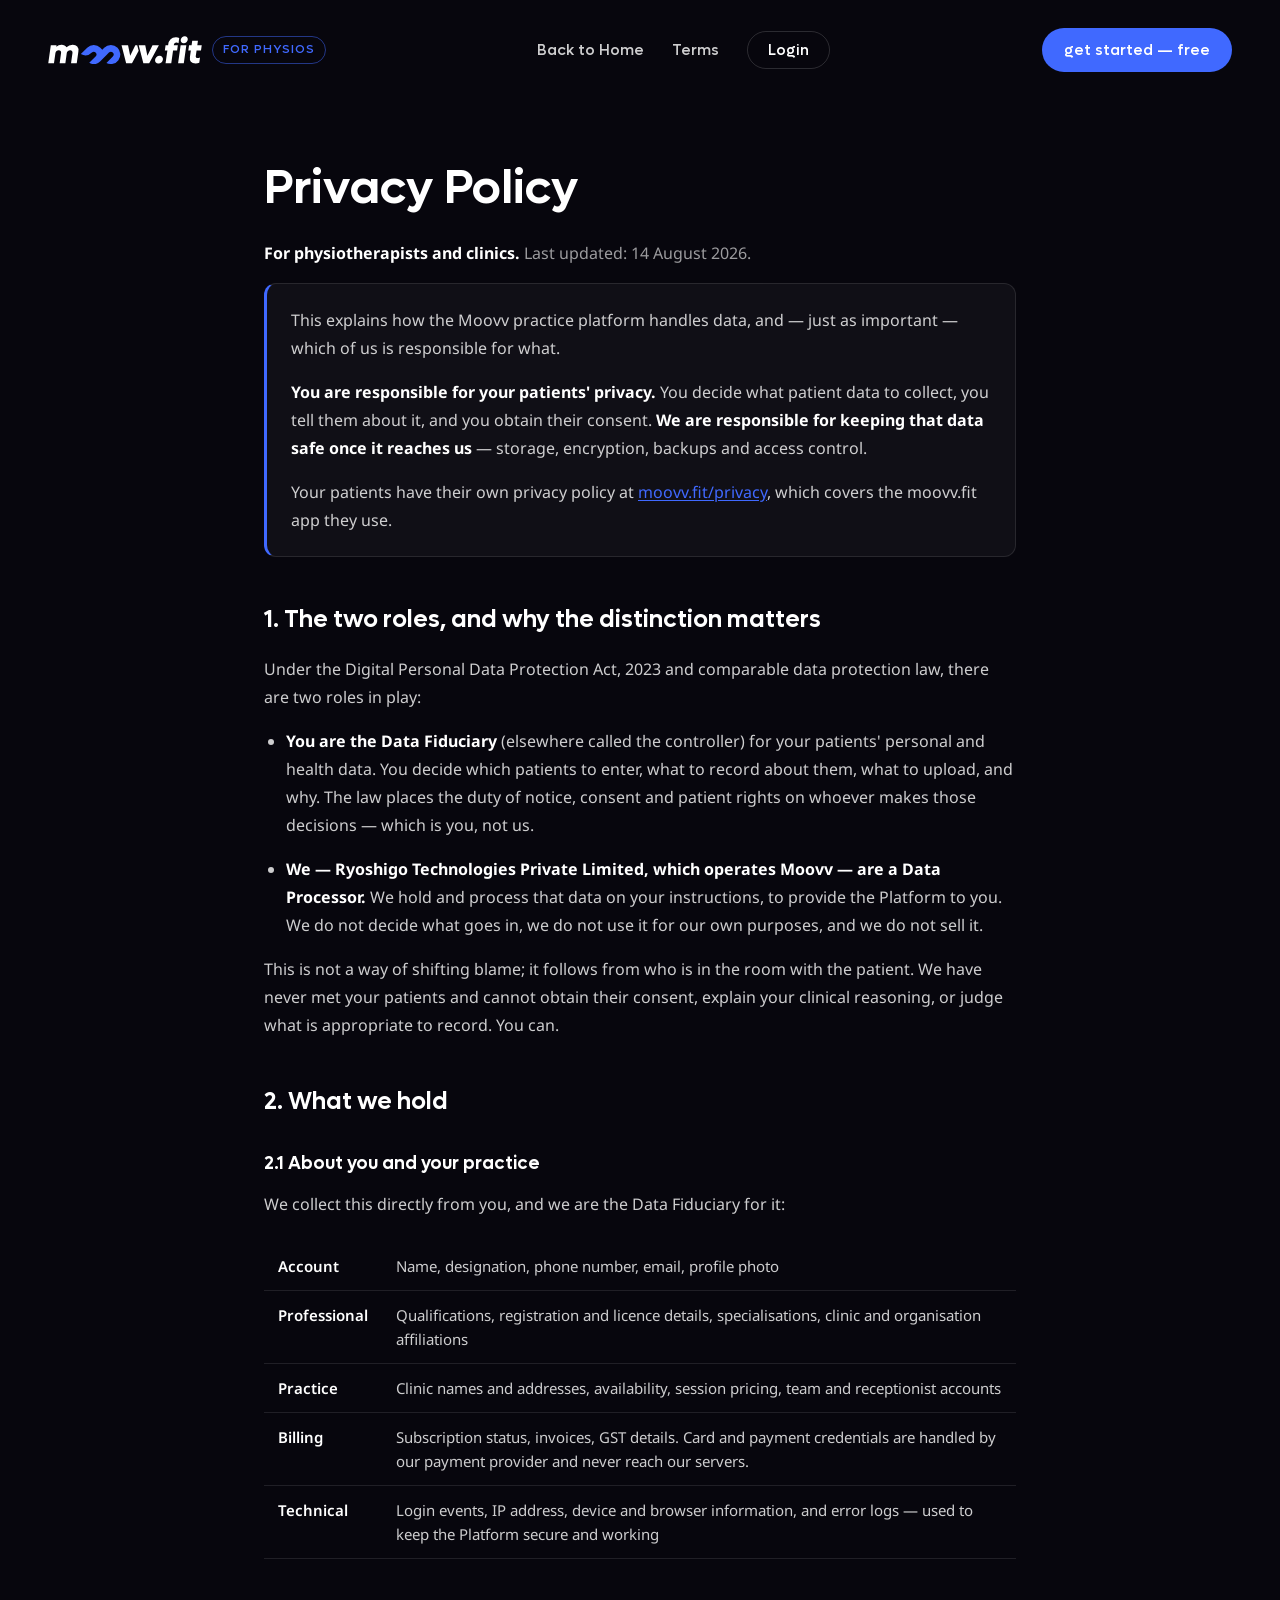
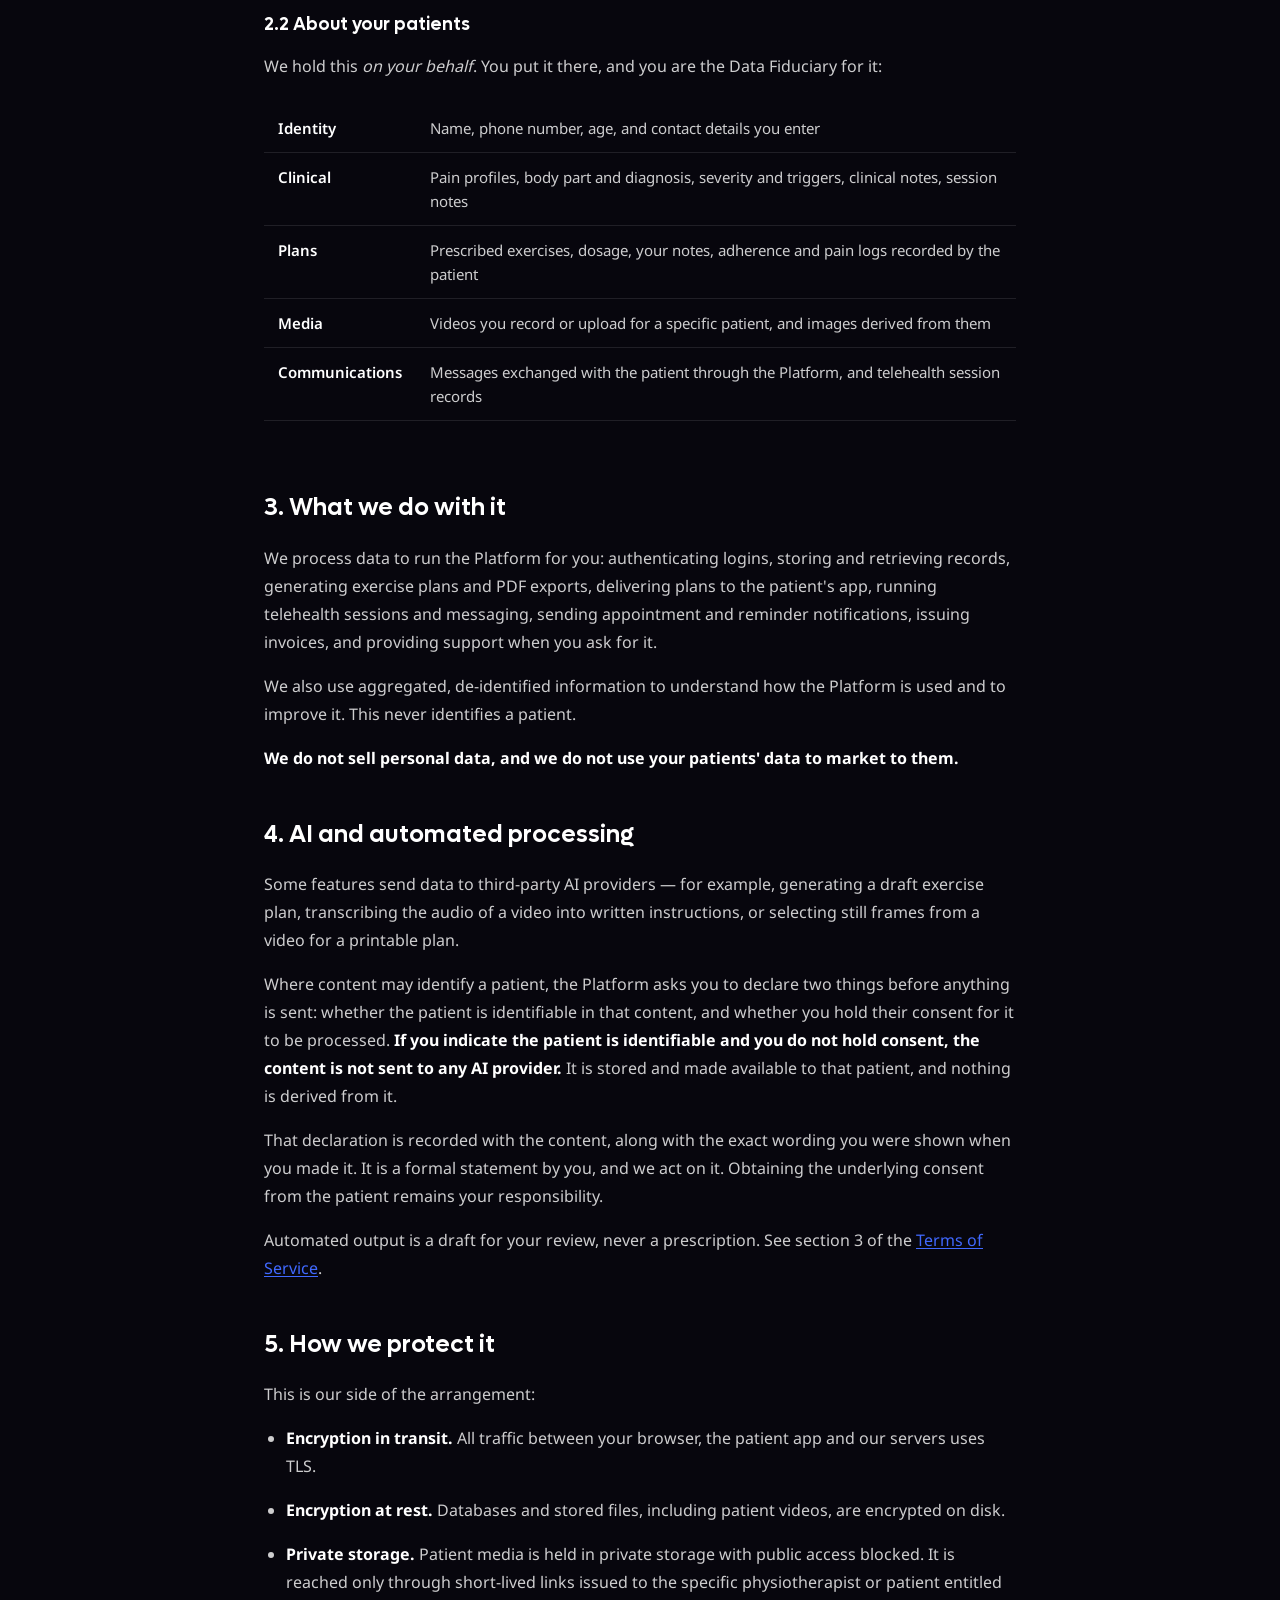
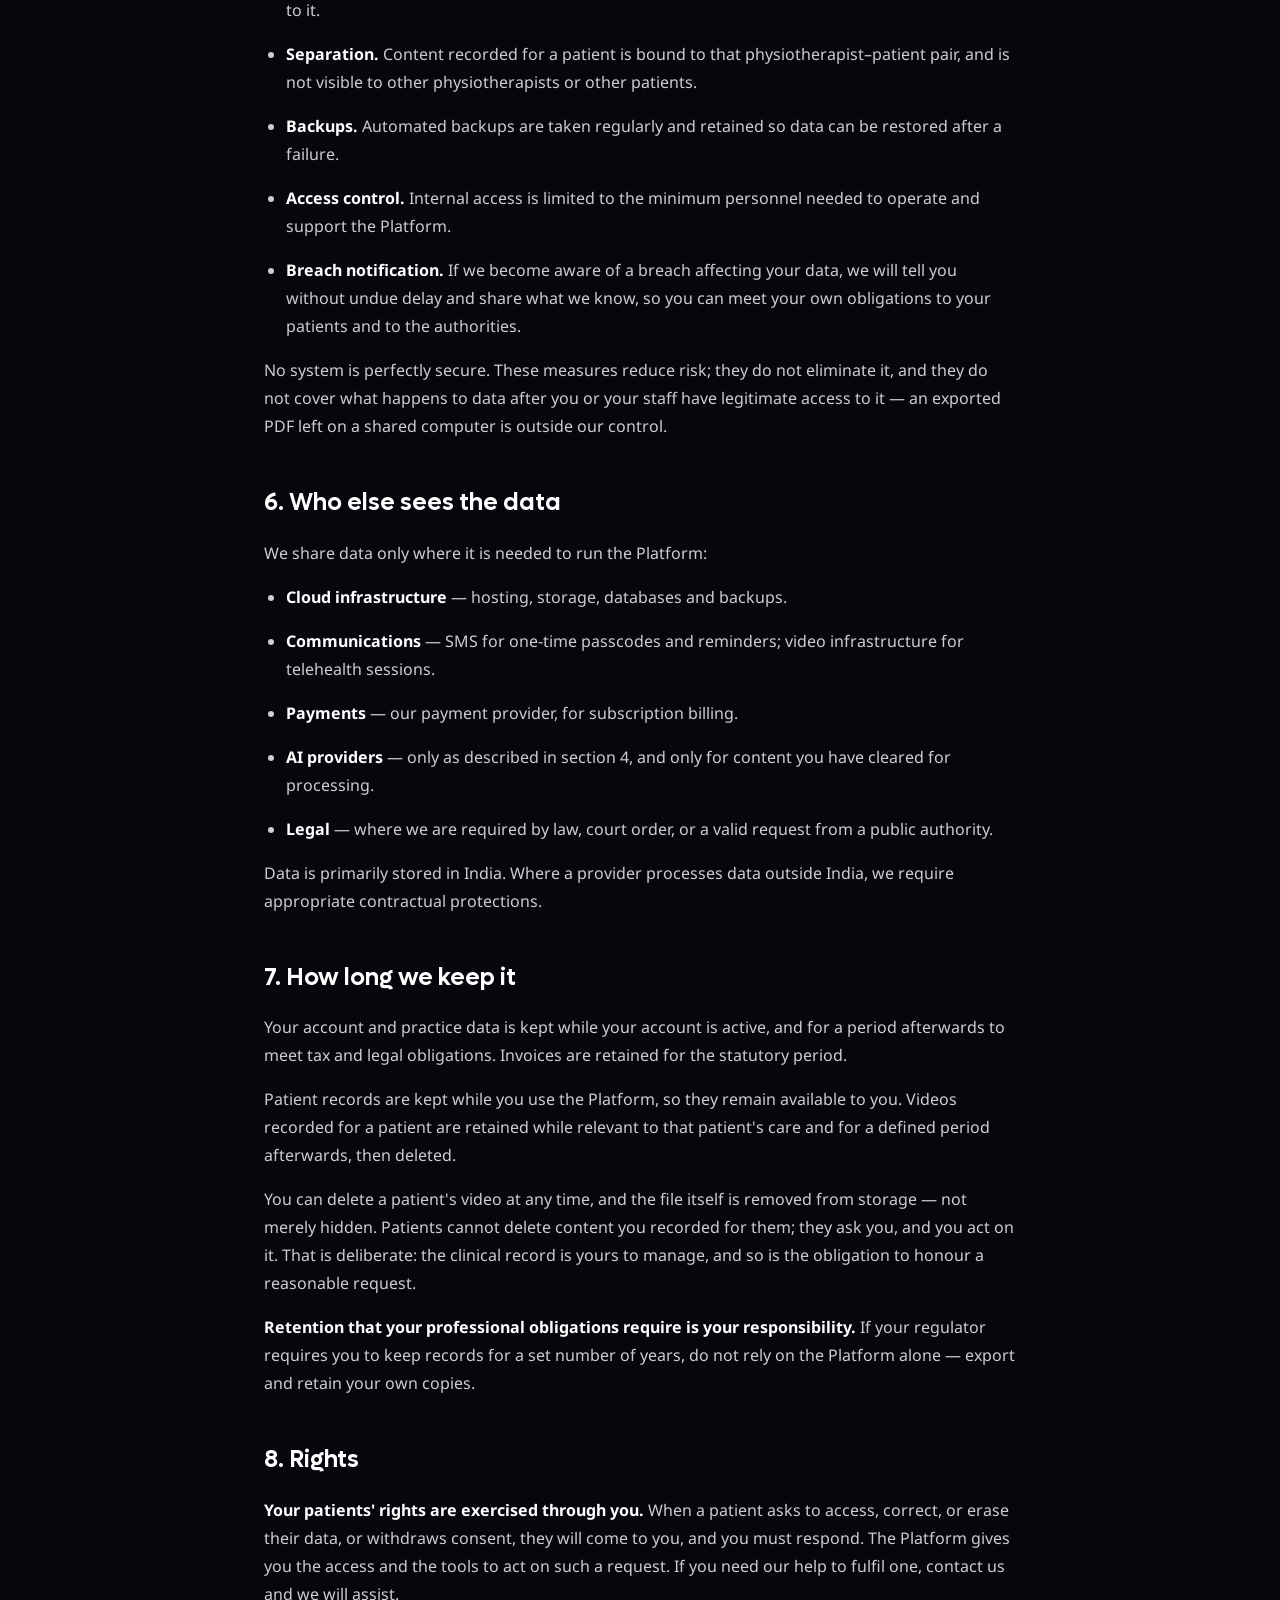
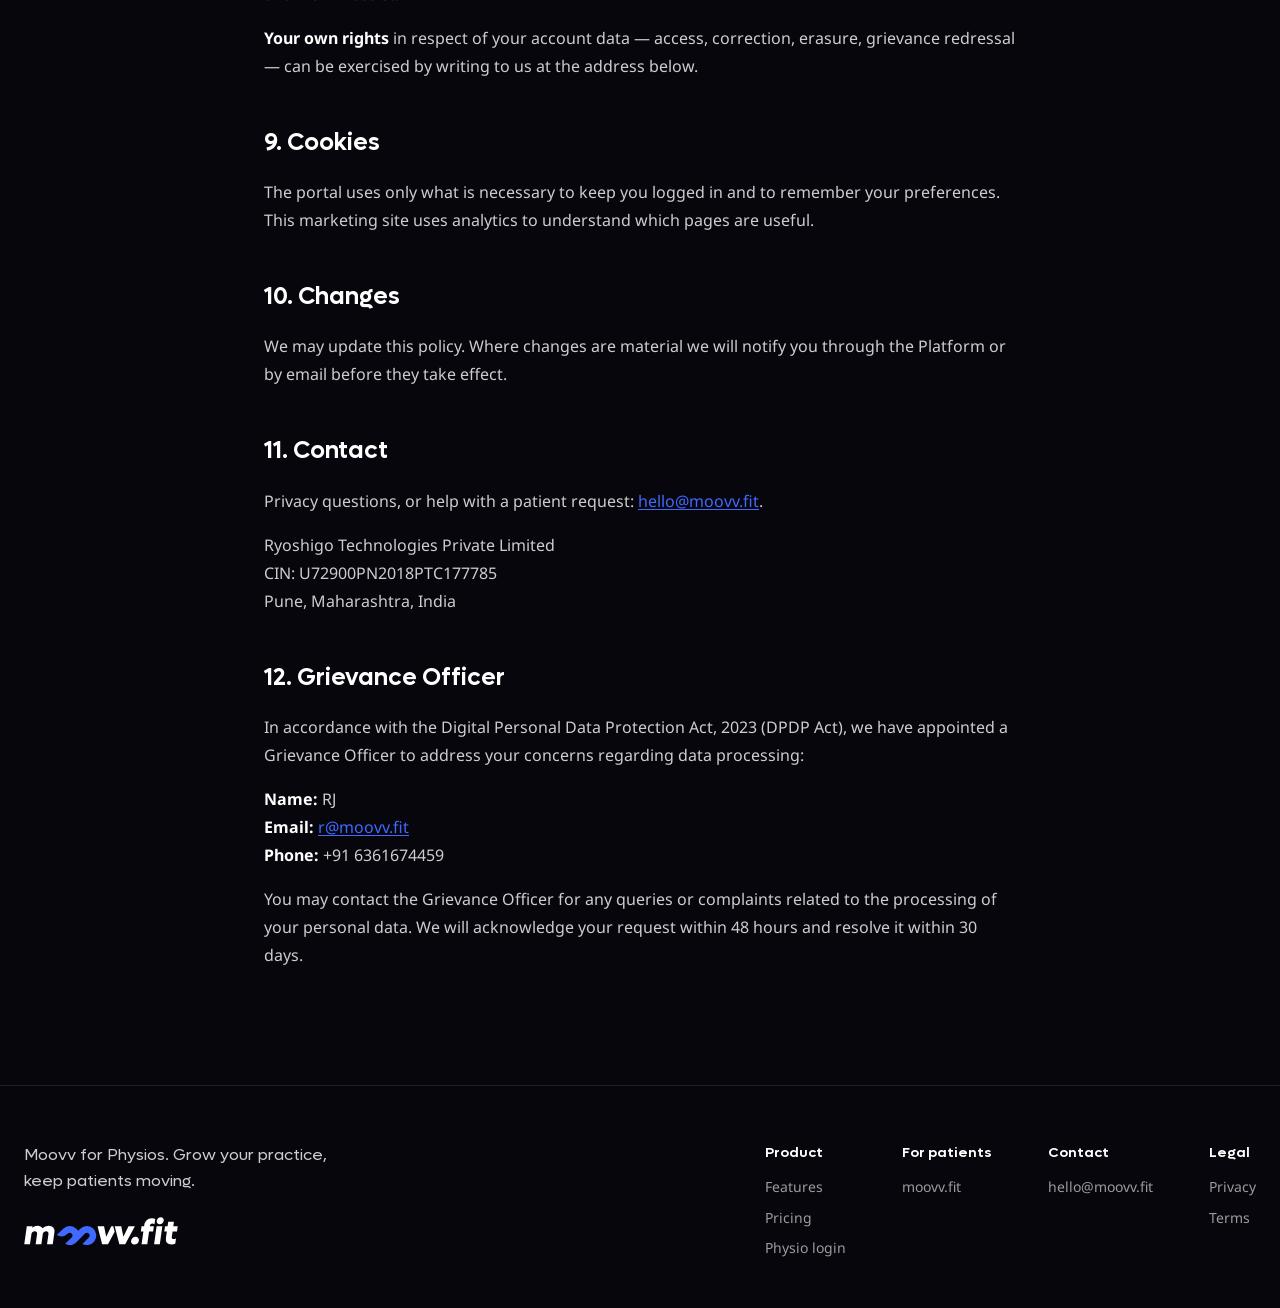
<file: for-physios/privacy.html>
<!DOCTYPE html>
<html lang="en">

<head>
  <meta charset="UTF-8">
  <meta name="viewport" content="width=device-width, initial-scale=1.0, viewport-fit=cover">
  <meta name="description"
    content="Privacy Policy for physiotherapists and clinics using Moovv for Physios — data roles, what we store, how it is protected, and who is responsible for patient consent.">
  <meta name="theme-color" content="#07060D">
  <meta name="robots" content="index, follow">

  <link rel="canonical" href="https://www.moovv.fit/for-physios/privacy">
  <link rel="icon" type="image/svg+xml" href="images/Logo_Icon.svg">

  <title>Privacy Policy | Moovv for Physios</title>

  <link rel="stylesheet" href="css/styles.css?v=2">
  <link rel="stylesheet" href="css/legal.css?v=1">
</head>

<body>
  <nav class="nav" id="nav">
    <div class="nav-container">
      <a href="index.html" class="nav-logo">
        <img src="images/Logo.svg" alt="Moovv" class="nav-logo-img">
        <span class="nav-logo-tag">for physios</span>
      </a>
      <ul class="nav-links" id="navLinks">
        <li><a href="index.html">Back to Home</a></li>
        <li><a href="terms.html">Terms</a></li>
        <li><a href="https://app.moovv.fit/physio" class="nav-login" rel="noopener noreferrer">Login</a></li>
      </ul>
      <a href="index.html#get-started" class="btn-nav-cta">get started — free</a>
    </div>
  </nav>

  <main class="legal-page">
    <div class="legal-container">
      <h1>Privacy Policy</h1>
      <p class="legal-meta"><strong>For physiotherapists and clinics.</strong> Last updated: 14 August 2026.</p>

      <div class="legal-callout">
        <p>This explains how the Moovv practice platform handles data, and — just as important —
          which of us is responsible for what.</p>
        <p><strong>You are responsible for your patients' privacy.</strong> You decide what
          patient data to collect, you tell them about it, and you obtain their consent.
          <strong>We are responsible for keeping that data safe once it reaches us</strong> —
          storage, encryption, backups and access control.</p>
        <p>Your patients have their own privacy policy at
          <a href="https://www.moovv.fit/privacy.html" target="_blank" rel="noopener noreferrer">moovv.fit/privacy</a>,
          which covers the moovv.fit app they use.</p>
      </div>

      <h2>1. The two roles, and why the distinction matters</h2>
      <p>Under the Digital Personal Data Protection Act, 2023 and comparable data protection law,
        there are two roles in play:</p>
      <ul>
        <li><strong>You are the Data Fiduciary</strong> (elsewhere called the controller) for your
          patients' personal and health data. You decide which patients to enter, what to record
          about them, what to upload, and why. The law places the duty of notice, consent and
          patient rights on whoever makes those decisions — which is you, not us.</li>
        <li><strong>We — Ryoshigo Technologies Private Limited, which operates Moovv — are a Data
          Processor.</strong> We hold and process that data on your instructions, to provide the
          Platform to you. We do not decide what goes in, we do not use it for our own purposes,
          and we do not sell it.</li>
      </ul>
      <p>This is not a way of shifting blame; it follows from who is in the room with the patient.
        We have never met your patients and cannot obtain their consent, explain your clinical
        reasoning, or judge what is appropriate to record. You can.</p>

      <h2>2. What we hold</h2>

      <h3>2.1 About you and your practice</h3>
      <p>We collect this directly from you, and we are the Data Fiduciary for it:</p>
      <div class="legal-table-wrap">
        <table class="legal-table">
          <tr>
            <th>Account</th>
            <td>Name, designation, phone number, email, profile photo</td>
          </tr>
          <tr>
            <th>Professional</th>
            <td>Qualifications, registration and licence details, specialisations, clinic and
              organisation affiliations</td>
          </tr>
          <tr>
            <th>Practice</th>
            <td>Clinic names and addresses, availability, session pricing, team and receptionist
              accounts</td>
          </tr>
          <tr>
            <th>Billing</th>
            <td>Subscription status, invoices, GST details. Card and payment credentials are
              handled by our payment provider and never reach our servers.</td>
          </tr>
          <tr>
            <th>Technical</th>
            <td>Login events, IP address, device and browser information, and error logs — used to
              keep the Platform secure and working</td>
          </tr>
        </table>
      </div>

      <h3>2.2 About your patients</h3>
      <p>We hold this <em>on your behalf</em>. You put it there, and you are the Data Fiduciary
        for it:</p>
      <div class="legal-table-wrap">
        <table class="legal-table">
          <tr>
            <th>Identity</th>
            <td>Name, phone number, age, and contact details you enter</td>
          </tr>
          <tr>
            <th>Clinical</th>
            <td>Pain profiles, body part and diagnosis, severity and triggers, clinical notes,
              session notes</td>
          </tr>
          <tr>
            <th>Plans</th>
            <td>Prescribed exercises, dosage, your notes, adherence and pain logs recorded by the
              patient</td>
          </tr>
          <tr>
            <th>Media</th>
            <td>Videos you record or upload for a specific patient, and images derived from them</td>
          </tr>
          <tr>
            <th>Communications</th>
            <td>Messages exchanged with the patient through the Platform, and telehealth session
              records</td>
          </tr>
        </table>
      </div>

      <h2>3. What we do with it</h2>
      <p>We process data to run the Platform for you: authenticating logins, storing and
        retrieving records, generating exercise plans and PDF exports, delivering plans to the
        patient's app, running telehealth sessions and messaging, sending appointment and
        reminder notifications, issuing invoices, and providing support when you ask for it.</p>
      <p>We also use aggregated, de-identified information to understand how the Platform is used
        and to improve it. This never identifies a patient.</p>
      <p><strong>We do not sell personal data, and we do not use your patients' data to market to
        them.</strong></p>

      <h2>4. AI and automated processing</h2>
      <p>Some features send data to third-party AI providers — for example, generating a draft
        exercise plan, transcribing the audio of a video into written instructions, or selecting
        still frames from a video for a printable plan.</p>
      <p>Where content may identify a patient, the Platform asks you to declare two things before
        anything is sent: whether the patient is identifiable in that content, and whether you
        hold their consent for it to be processed. <strong>If you indicate the patient is
        identifiable and you do not hold consent, the content is not sent to any AI provider.</strong>
        It is stored and made available to that patient, and nothing is derived from it.</p>
      <p>That declaration is recorded with the content, along with the exact wording you were
        shown when you made it. It is a formal statement by you, and we act on it. Obtaining the
        underlying consent from the patient remains your responsibility.</p>
      <p>Automated output is a draft for your review, never a prescription. See section 3 of the
        <a href="terms.html">Terms of Service</a>.</p>

      <h2>5. How we protect it</h2>
      <p>This is our side of the arrangement:</p>
      <ul>
        <li><strong>Encryption in transit.</strong> All traffic between your browser, the patient
          app and our servers uses TLS.</li>
        <li><strong>Encryption at rest.</strong> Databases and stored files, including patient
          videos, are encrypted on disk.</li>
        <li><strong>Private storage.</strong> Patient media is held in private storage with public
          access blocked. It is reached only through short-lived links issued to the specific
          physiotherapist or patient entitled to it.</li>
        <li><strong>Separation.</strong> Content recorded for a patient is bound to that
          physiotherapist–patient pair, and is not visible to other physiotherapists or other
          patients.</li>
        <li><strong>Backups.</strong> Automated backups are taken regularly and retained so data
          can be restored after a failure.</li>
        <li><strong>Access control.</strong> Internal access is limited to the minimum personnel
          needed to operate and support the Platform.</li>
        <li><strong>Breach notification.</strong> If we become aware of a breach affecting your
          data, we will tell you without undue delay and share what we know, so you can meet your
          own obligations to your patients and to the authorities.</li>
      </ul>
      <p>No system is perfectly secure. These measures reduce risk; they do not eliminate it, and
        they do not cover what happens to data after you or your staff have legitimate access to
        it — an exported PDF left on a shared computer is outside our control.</p>

      <h2>6. Who else sees the data</h2>
      <p>We share data only where it is needed to run the Platform:</p>
      <ul>
        <li><strong>Cloud infrastructure</strong> — hosting, storage, databases and backups.</li>
        <li><strong>Communications</strong> — SMS for one-time passcodes and reminders; video
          infrastructure for telehealth sessions.</li>
        <li><strong>Payments</strong> — our payment provider, for subscription billing.</li>
        <li><strong>AI providers</strong> — only as described in section 4, and only for content
          you have cleared for processing.</li>
        <li><strong>Legal</strong> — where we are required by law, court order, or a valid request
          from a public authority.</li>
      </ul>
      <p>Data is primarily stored in India. Where a provider processes data outside India, we
        require appropriate contractual protections.</p>

      <h2>7. How long we keep it</h2>
      <p>Your account and practice data is kept while your account is active, and for a period
        afterwards to meet tax and legal obligations. Invoices are retained for the statutory
        period.</p>
      <p>Patient records are kept while you use the Platform, so they remain available to you.
        Videos recorded for a patient are retained while relevant to that patient's care and for
        a defined period afterwards, then deleted.</p>
      <p>You can delete a patient's video at any time, and the file itself is removed from storage
        — not merely hidden. Patients cannot delete content you recorded for them; they ask you,
        and you act on it. That is deliberate: the clinical record is yours to manage, and so is
        the obligation to honour a reasonable request.</p>
      <p><strong>Retention that your professional obligations require is your responsibility.</strong>
        If your regulator requires you to keep records for a set number of years, do not rely on
        the Platform alone — export and retain your own copies.</p>

      <h2>8. Rights</h2>
      <p><strong>Your patients' rights are exercised through you.</strong> When a patient asks to
        access, correct, or erase their data, or withdraws consent, they will come to you, and
        you must respond. The Platform gives you the access and the tools to act on such a
        request. If you need our help to fulfil one, contact us and we will assist.</p>
      <p><strong>Your own rights</strong> in respect of your account data — access, correction,
        erasure, grievance redressal — can be exercised by writing to us at the address below.</p>

      <h2>9. Cookies</h2>
      <p>The portal uses only what is necessary to keep you logged in and to remember your
        preferences. This marketing site uses analytics to understand which pages are useful.</p>

      <h2>10. Changes</h2>
      <p>We may update this policy. Where changes are material we will notify you through the
        Platform or by email before they take effect.</p>

      <h2>11. Contact</h2>
      <p>Privacy questions, or help with a patient request:
        <a href="mailto:hello@moovv.fit">hello@moovv.fit</a>.</p>
      <p>Ryoshigo Technologies Private Limited<br>
        CIN: U72900PN2018PTC177785<br>
        Pune, Maharashtra, India</p>

      <h2>12. Grievance Officer</h2>
      <p>In accordance with the Digital Personal Data Protection Act, 2023 (DPDP Act), we have appointed a Grievance Officer to address your concerns regarding data processing:</p>
      <p><strong>Name:</strong> RJ<br>
        <strong>Email:</strong> <a href="mailto:r@moovv.fit">r@moovv.fit</a><br>
        <strong>Phone:</strong> +91 6361674459</p>
      <p>You may contact the Grievance Officer for any queries or complaints related to the processing of your personal data. We will acknowledge your request within 48 hours and resolve it within 30 days.</p>

    </div>
  </main>

  <footer class="footer">
    <div class="container">
      <div class="footer-content">
        <div class="footer-left">
          <p class="footer-tagline">Moovv for Physios. Grow your practice, keep patients moving.</p>
          <a href="index.html" class="footer-logo">
            <img src="images/Logo.svg" alt="Moovv" class="nav-logo-img">
          </a>
        </div>

        <div class="footer-links">
          <div class="footer-column">
            <h4>Product</h4>
            <a href="index.html#features">Features</a>
            <a href="index.html#pricing">Pricing</a>
            <a href="https://app.moovv.fit/physio" rel="noopener noreferrer">Physio login</a>
          </div>
          <div class="footer-column">
            <h4>For patients</h4>
            <a href="https://www.moovv.fit" target="_blank" rel="noopener noreferrer">moovv.fit</a>
          </div>
          <div class="footer-column">
            <h4>Contact</h4>
            <a href="mailto:hello@moovv.fit">hello@moovv.fit</a>
          </div>
          <div class="footer-column">
            <h4>Legal</h4>
            <a href="privacy.html">Privacy</a>
            <a href="terms.html">Terms</a>
          </div>
        </div>
      </div>
    </div>
  </footer>

</body>

</html>
</file>
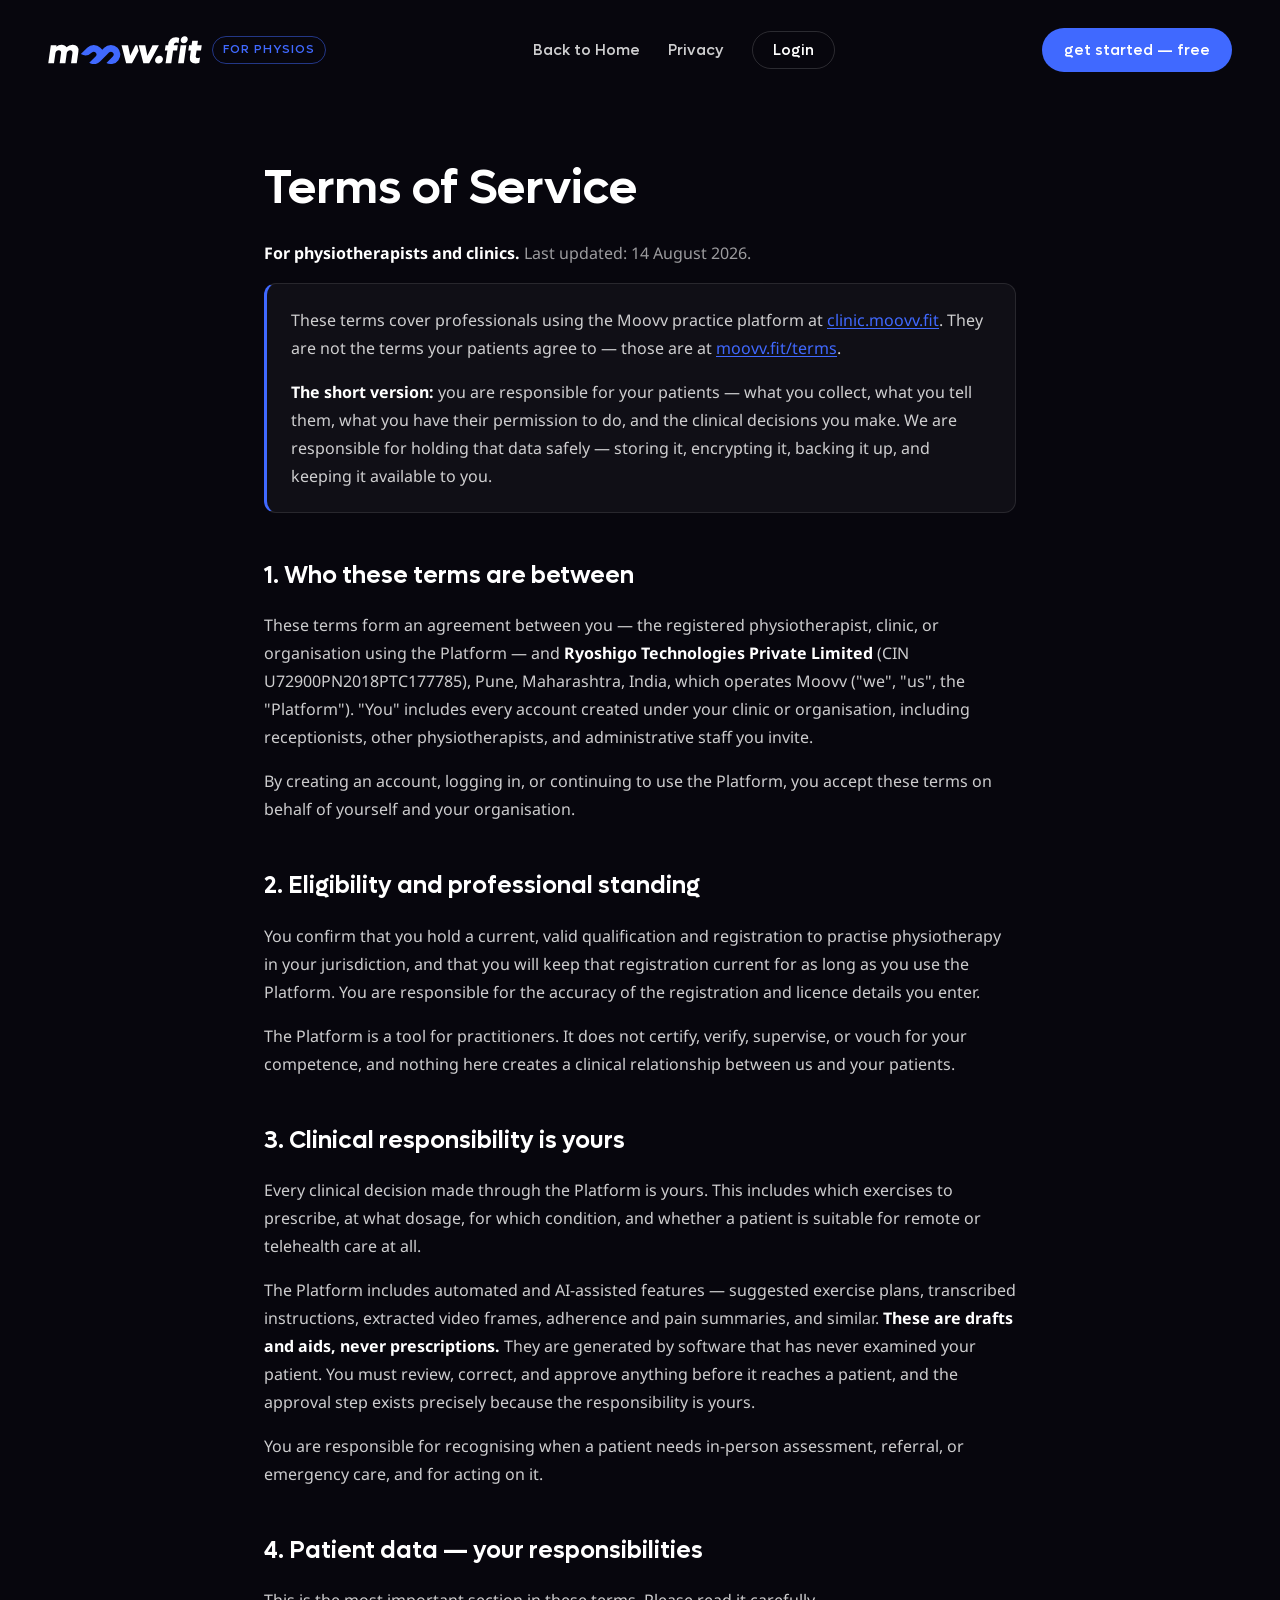
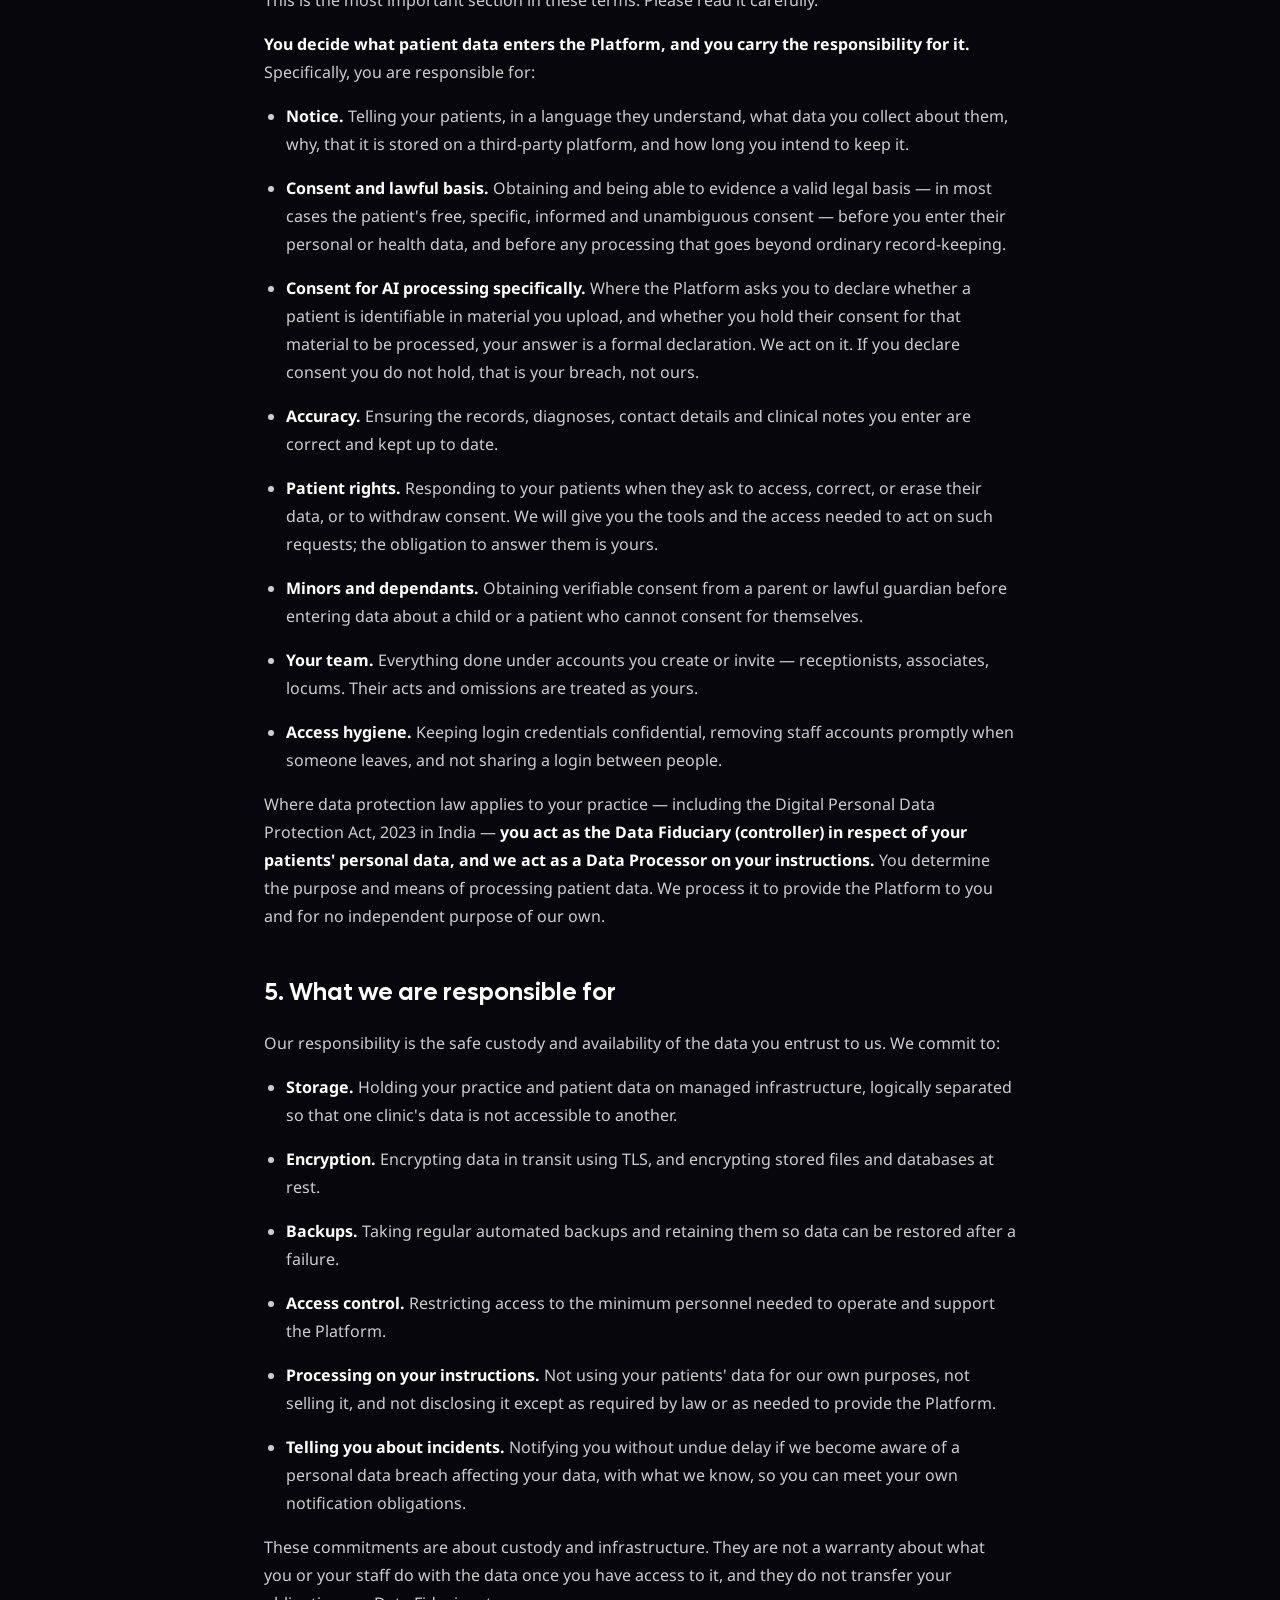
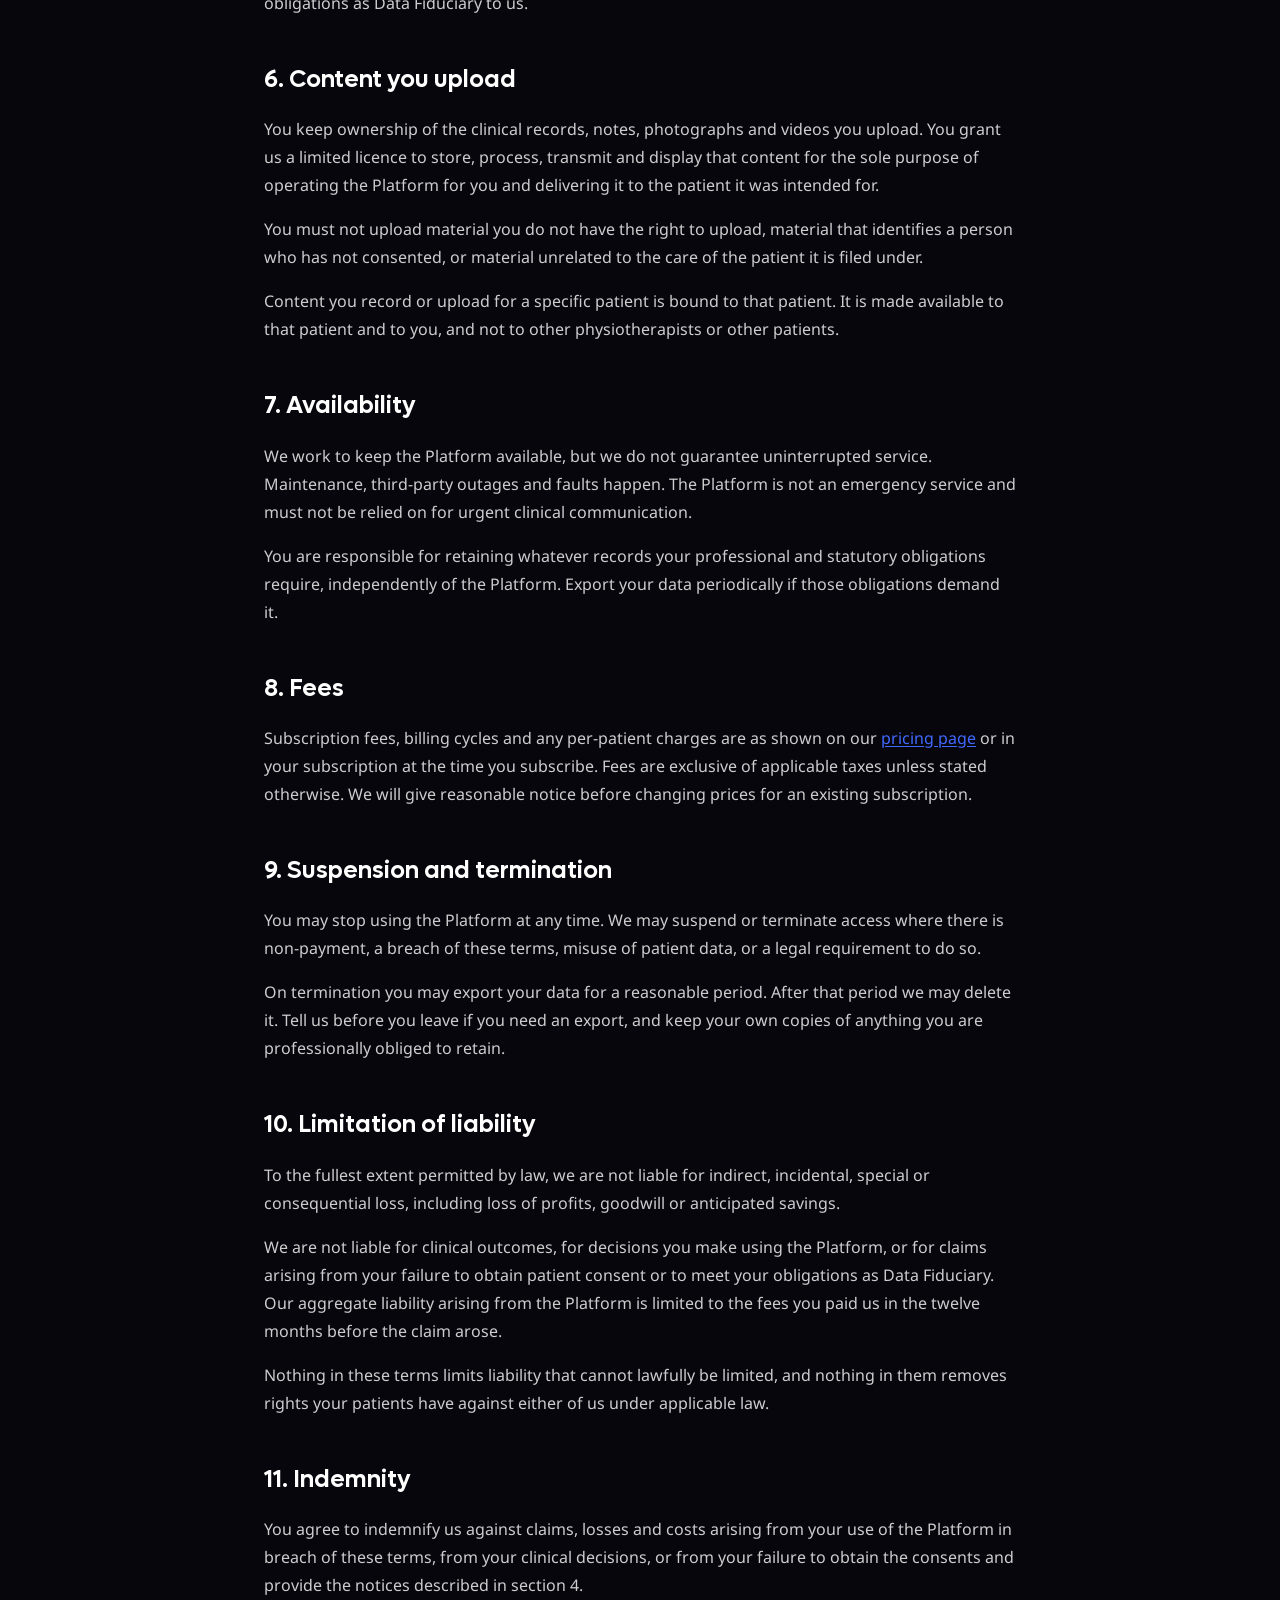
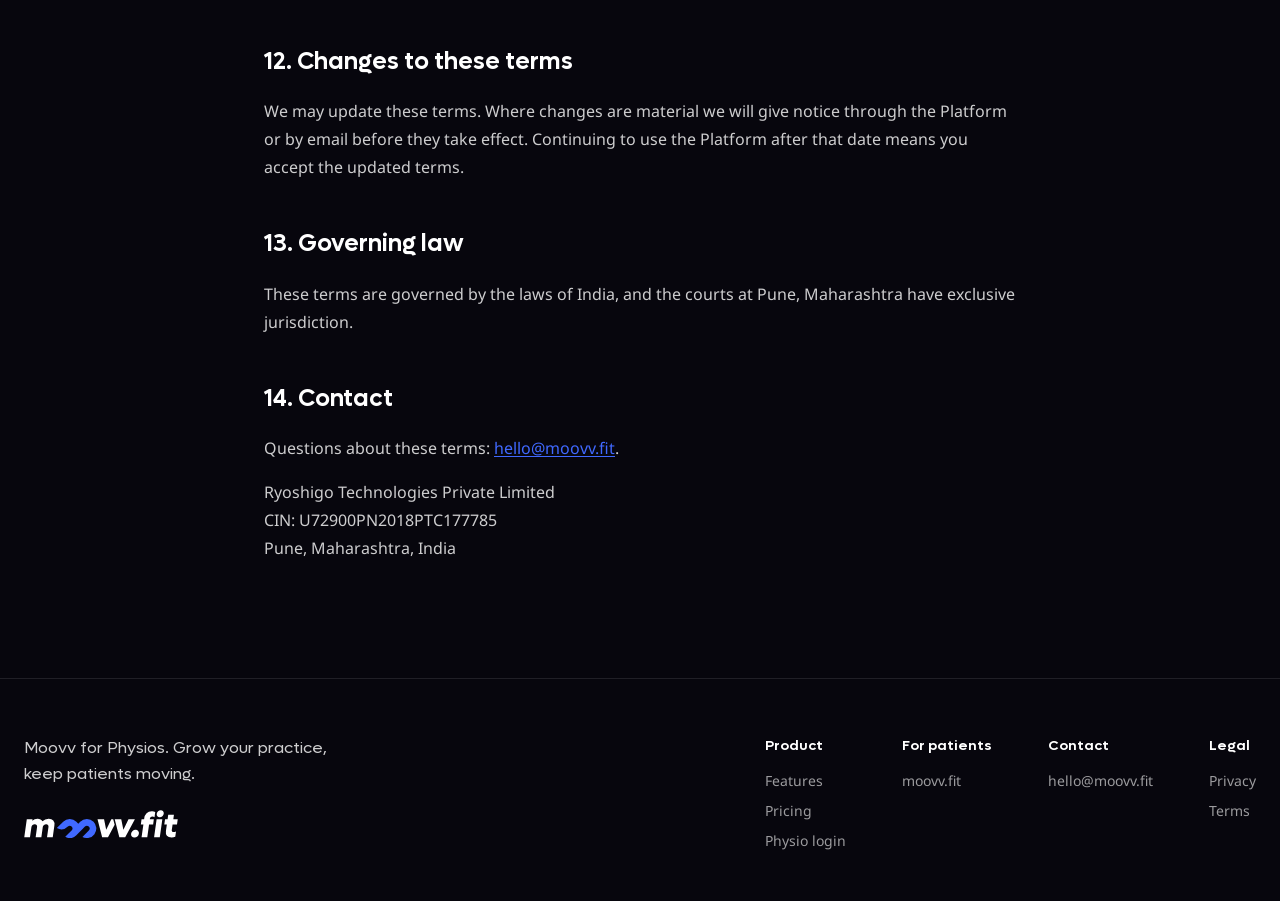
<file: for-physios/terms.html>
<!DOCTYPE html>
<html lang="en">

<head>
  <meta charset="UTF-8">
  <meta name="viewport" content="width=device-width, initial-scale=1.0, viewport-fit=cover">
  <meta name="description"
    content="Terms of Service for physiotherapists and clinics using Moovv for Physios — responsibilities, data roles, and platform commitments.">
  <meta name="theme-color" content="#07060D">
  <meta name="robots" content="index, follow">

  <link rel="canonical" href="https://www.moovv.fit/for-physios/terms">
  <link rel="icon" type="image/svg+xml" href="images/Logo_Icon.svg">

  <title>Terms of Service | Moovv for Physios</title>

  <link rel="stylesheet" href="css/styles.css?v=2">
  <link rel="stylesheet" href="css/legal.css?v=1">
</head>

<body>
  <nav class="nav" id="nav">
    <div class="nav-container">
      <a href="index.html" class="nav-logo">
        <img src="images/Logo.svg" alt="Moovv" class="nav-logo-img">
        <span class="nav-logo-tag">for physios</span>
      </a>
      <ul class="nav-links" id="navLinks">
        <li><a href="index.html">Back to Home</a></li>
        <li><a href="privacy.html">Privacy</a></li>
        <li><a href="https://app.moovv.fit/physio" class="nav-login" rel="noopener noreferrer">Login</a></li>
      </ul>
      <a href="index.html#get-started" class="btn-nav-cta">get started — free</a>
    </div>
  </nav>

  <main class="legal-page">
    <div class="legal-container">
      <h1>Terms of Service</h1>
      <p class="legal-meta"><strong>For physiotherapists and clinics.</strong> Last updated: 14 August 2026.</p>

      <div class="legal-callout">
        <p>These terms cover professionals using the Moovv practice platform at
          <a href="https://clinic.moovv.fit">clinic.moovv.fit</a>. They are not the terms your
          patients agree to — those are at
          <a href="https://www.moovv.fit/terms.html" target="_blank" rel="noopener noreferrer">moovv.fit/terms</a>.
        </p>
        <p><strong>The short version:</strong> you are responsible for your patients — what you
          collect, what you tell them, what you have their permission to do, and the clinical
          decisions you make. We are responsible for holding that data safely — storing it,
          encrypting it, backing it up, and keeping it available to you.</p>
      </div>

      <h2>1. Who these terms are between</h2>
      <p>These terms form an agreement between you — the registered physiotherapist, clinic, or
        organisation using the Platform — and <strong>Ryoshigo Technologies Private Limited</strong>
        (CIN U72900PN2018PTC177785), Pune, Maharashtra, India, which operates Moovv ("we", "us",
        the "Platform"). "You" includes every account created under your clinic or organisation,
        including receptionists, other physiotherapists, and administrative staff you invite.</p>
      <p>By creating an account, logging in, or continuing to use the Platform, you accept these
        terms on behalf of yourself and your organisation.</p>

      <h2>2. Eligibility and professional standing</h2>
      <p>You confirm that you hold a current, valid qualification and registration to practise
        physiotherapy in your jurisdiction, and that you will keep that registration current for
        as long as you use the Platform. You are responsible for the accuracy of the registration
        and licence details you enter.</p>
      <p>The Platform is a tool for practitioners. It does not certify, verify, supervise, or
        vouch for your competence, and nothing here creates a clinical relationship between us
        and your patients.</p>

      <h2>3. Clinical responsibility is yours</h2>
      <p>Every clinical decision made through the Platform is yours. This includes which exercises
        to prescribe, at what dosage, for which condition, and whether a patient is suitable for
        remote or telehealth care at all.</p>
      <p>The Platform includes automated and AI-assisted features — suggested exercise plans,
        transcribed instructions, extracted video frames, adherence and pain summaries, and
        similar. <strong>These are drafts and aids, never prescriptions.</strong> They are
        generated by software that has never examined your patient. You must review, correct, and
        approve anything before it reaches a patient, and the approval step exists precisely
        because the responsibility is yours.</p>
      <p>You are responsible for recognising when a patient needs in-person assessment, referral,
        or emergency care, and for acting on it.</p>

      <h2>4. Patient data — your responsibilities</h2>
      <p>This is the most important section in these terms. Please read it carefully.</p>
      <p><strong>You decide what patient data enters the Platform, and you carry the
        responsibility for it.</strong> Specifically, you are responsible for:</p>
      <ul>
        <li><strong>Notice.</strong> Telling your patients, in a language they understand, what
          data you collect about them, why, that it is stored on a third-party platform, and how
          long you intend to keep it.</li>
        <li><strong>Consent and lawful basis.</strong> Obtaining and being able to evidence a
          valid legal basis — in most cases the patient's free, specific, informed and
          unambiguous consent — before you enter their personal or health data, and before any
          processing that goes beyond ordinary record-keeping.</li>
        <li><strong>Consent for AI processing specifically.</strong> Where the Platform asks you
          to declare whether a patient is identifiable in material you upload, and whether you
          hold their consent for that material to be processed, your answer is a formal
          declaration. We act on it. If you declare consent you do not hold, that is your breach,
          not ours.</li>
        <li><strong>Accuracy.</strong> Ensuring the records, diagnoses, contact details and
          clinical notes you enter are correct and kept up to date.</li>
        <li><strong>Patient rights.</strong> Responding to your patients when they ask to access,
          correct, or erase their data, or to withdraw consent. We will give you the tools and
          the access needed to act on such requests; the obligation to answer them is yours.</li>
        <li><strong>Minors and dependants.</strong> Obtaining verifiable consent from a parent or
          lawful guardian before entering data about a child or a patient who cannot consent for
          themselves.</li>
        <li><strong>Your team.</strong> Everything done under accounts you create or invite —
          receptionists, associates, locums. Their acts and omissions are treated as yours.</li>
        <li><strong>Access hygiene.</strong> Keeping login credentials confidential, removing
          staff accounts promptly when someone leaves, and not sharing a login between people.</li>
      </ul>
      <p>Where data protection law applies to your practice — including the Digital Personal Data
        Protection Act, 2023 in India — <strong>you act as the Data Fiduciary (controller) in
        respect of your patients' personal data, and we act as a Data Processor on your
        instructions.</strong> You determine the purpose and means of processing patient data. We
        process it to provide the Platform to you and for no independent purpose of our own.</p>

      <h2>5. What we are responsible for</h2>
      <p>Our responsibility is the safe custody and availability of the data you entrust to us.
        We commit to:</p>
      <ul>
        <li><strong>Storage.</strong> Holding your practice and patient data on managed
          infrastructure, logically separated so that one clinic's data is not accessible to
          another.</li>
        <li><strong>Encryption.</strong> Encrypting data in transit using TLS, and encrypting
          stored files and databases at rest.</li>
        <li><strong>Backups.</strong> Taking regular automated backups and retaining them so data
          can be restored after a failure.</li>
        <li><strong>Access control.</strong> Restricting access to the minimum personnel needed
          to operate and support the Platform.</li>
        <li><strong>Processing on your instructions.</strong> Not using your patients' data for
          our own purposes, not selling it, and not disclosing it except as required by law or as
          needed to provide the Platform.</li>
        <li><strong>Telling you about incidents.</strong> Notifying you without undue delay if we
          become aware of a personal data breach affecting your data, with what we know, so you
          can meet your own notification obligations.</li>
      </ul>
      <p>These commitments are about custody and infrastructure. They are not a warranty about
        what you or your staff do with the data once you have access to it, and they do not
        transfer your obligations as Data Fiduciary to us.</p>

      <h2>6. Content you upload</h2>
      <p>You keep ownership of the clinical records, notes, photographs and videos you upload.
        You grant us a limited licence to store, process, transmit and display that content for
        the sole purpose of operating the Platform for you and delivering it to the patient it
        was intended for.</p>
      <p>You must not upload material you do not have the right to upload, material that
        identifies a person who has not consented, or material unrelated to the care of the
        patient it is filed under.</p>
      <p>Content you record or upload for a specific patient is bound to that patient. It is made
        available to that patient and to you, and not to other physiotherapists or other
        patients.</p>

      <h2>7. Availability</h2>
      <p>We work to keep the Platform available, but we do not guarantee uninterrupted service.
        Maintenance, third-party outages and faults happen. The Platform is not an emergency
        service and must not be relied on for urgent clinical communication.</p>
      <p>You are responsible for retaining whatever records your professional and statutory
        obligations require, independently of the Platform. Export your data periodically if
        those obligations demand it.</p>

      <h2>8. Fees</h2>
      <p>Subscription fees, billing cycles and any per-patient charges are as shown on our
        <a href="index.html#pricing">pricing page</a> or in your subscription at the time you
        subscribe. Fees are exclusive of applicable taxes unless stated otherwise. We will give
        reasonable notice before changing prices for an existing subscription.</p>

      <h2>9. Suspension and termination</h2>
      <p>You may stop using the Platform at any time. We may suspend or terminate access where
        there is non-payment, a breach of these terms, misuse of patient data, or a legal
        requirement to do so.</p>
      <p>On termination you may export your data for a reasonable period. After that period we
        may delete it. Tell us before you leave if you need an export, and keep your own copies of
        anything you are professionally obliged to retain.</p>

      <h2>10. Limitation of liability</h2>
      <p>To the fullest extent permitted by law, we are not liable for indirect, incidental,
        special or consequential loss, including loss of profits, goodwill or anticipated
        savings.</p>
      <p>We are not liable for clinical outcomes, for decisions you make using the Platform, or
        for claims arising from your failure to obtain patient consent or to meet your
        obligations as Data Fiduciary. Our aggregate liability arising from the Platform is
        limited to the fees you paid us in the twelve months before the claim arose.</p>
      <p>Nothing in these terms limits liability that cannot lawfully be limited, and nothing in
        them removes rights your patients have against either of us under applicable law.</p>

      <h2>11. Indemnity</h2>
      <p>You agree to indemnify us against claims, losses and costs arising from your use of the
        Platform in breach of these terms, from your clinical decisions, or from your failure to
        obtain the consents and provide the notices described in section 4.</p>

      <h2>12. Changes to these terms</h2>
      <p>We may update these terms. Where changes are material we will give notice through the
        Platform or by email before they take effect. Continuing to use the Platform after that
        date means you accept the updated terms.</p>

      <h2>13. Governing law</h2>
      <p>These terms are governed by the laws of India, and the courts at Pune, Maharashtra have
        exclusive jurisdiction.</p>

      <h2>14. Contact</h2>
      <p>Questions about these terms: <a href="mailto:hello@moovv.fit">hello@moovv.fit</a>.</p>
      <p>Ryoshigo Technologies Private Limited<br>
        CIN: U72900PN2018PTC177785<br>
        Pune, Maharashtra, India</p>
    </div>
  </main>

  <footer class="footer">
    <div class="container">
      <div class="footer-content">
        <div class="footer-left">
          <p class="footer-tagline">Moovv for Physios. Grow your practice, keep patients moving.</p>
          <a href="index.html" class="footer-logo">
            <img src="images/Logo.svg" alt="Moovv" class="nav-logo-img">
          </a>
        </div>

        <div class="footer-links">
          <div class="footer-column">
            <h4>Product</h4>
            <a href="index.html#features">Features</a>
            <a href="index.html#pricing">Pricing</a>
            <a href="https://app.moovv.fit/physio" rel="noopener noreferrer">Physio login</a>
          </div>
          <div class="footer-column">
            <h4>For patients</h4>
            <a href="https://www.moovv.fit" target="_blank" rel="noopener noreferrer">moovv.fit</a>
          </div>
          <div class="footer-column">
            <h4>Contact</h4>
            <a href="mailto:hello@moovv.fit">hello@moovv.fit</a>
          </div>
          <div class="footer-column">
            <h4>Legal</h4>
            <a href="privacy.html">Privacy</a>
            <a href="terms.html">Terms</a>
          </div>
        </div>
      </div>
    </div>
  </footer>

</body>

</html>
</file>
<file: for-clinics/css/styles.css>
/* =============================================
   Moovv for Physios — Landing Page Styles
   Brand tokens mirrored from moovvfit-landing
   ============================================= */

/* Font Faces */
@font-face {
  font-family: 'Lufga';
  src: url('../fonts/Lufga-Regular.ttf') format('truetype');
  font-weight: 400;
  font-style: normal;
  font-display: swap;
}

@font-face {
  font-family: 'Lufga';
  src: url('../fonts/Lufga-Medium.ttf') format('truetype');
  font-weight: 500;
  font-style: normal;
  font-display: swap;
}

@font-face {
  font-family: 'Lufga';
  src: url('../fonts/Lufga-SemiBold.ttf') format('truetype');
  font-weight: 600;
  font-style: normal;
  font-display: swap;
}

@font-face {
  font-family: 'Noto Sans';
  src: url('../fonts/NotoSans-VariableFont_wdth_wght.ttf') format('truetype');
  font-weight: 100 900;
  font-style: normal;
  font-display: swap;
}

/* CSS Variables */
:root {
  --brand-blue: #4069FF;
  --bg-dark-1: #07060D;
  --bg-dark-2: #182132;
  --bg-dark-3: #1B2C6A;
  --bg-dark-4: #090A12;
  --bg-dark-5: #202C59;
  --cta-blue: #4069FF;

  --white-100: #FFFFFF;
  --white-80: rgba(255, 255, 255, 0.80);
  --white-60: rgba(255, 255, 255, 0.60);
  --white-15: rgba(255, 255, 255, 0.15);
  --white-10: rgba(255, 255, 255, 0.10);
  --white-4: rgba(255, 255, 255, 0.04);

  --success-green: #10B981;
  --pain-red: #EF4444;

  --font-heading: 'Lufga', sans-serif;
  --font-body: 'Noto Sans', sans-serif;

  --container-max: 1280px;
  --section-padding: 80px;
}

/* Reset & Base */
*,
*::before,
*::after {
  box-sizing: border-box;
  margin: 0;
  padding: 0;
}

html {
  scroll-behavior: smooth;
  -webkit-font-smoothing: antialiased;
  -moz-osx-font-smoothing: grayscale;
}

body {
  font-family: var(--font-body);
  font-size: 16px;
  line-height: 1.6;
  color: var(--white-100);
  background: var(--bg-dark-1);
  overflow-x: hidden;
}

img {
  max-width: 100%;
  height: auto;
  display: block;
}

a {
  color: inherit;
  text-decoration: none;
}

.container {
  width: 100%;
  max-width: var(--container-max);
  margin: 0 auto;
  padding: 0 24px;
}

section {
  padding: var(--section-padding) 0;
}

section[hidden] {
  display: none;
}

/* Shared typography */
.section-eyebrow {
  font-family: var(--font-heading);
  font-size: 14px;
  font-weight: 600;
  letter-spacing: 0.12em;
  text-transform: uppercase;
  color: var(--brand-blue);
  margin-bottom: 12px;
}

.section-title {
  font-family: var(--font-heading);
  font-size: clamp(28px, 4vw, 44px);
  font-weight: 600;
  line-height: 1.15;
  margin-bottom: 16px;
}

.section-subtitle {
  color: var(--white-60);
  font-size: 18px;
  margin-bottom: 48px;
}

/* Buttons */
.btn-primary,
.btn-secondary {
  display: inline-flex;
  align-items: center;
  justify-content: center;
  gap: 8px;
  font-family: var(--font-heading);
  font-size: 16px;
  font-weight: 500;
  padding: 14px 28px;
  border-radius: 60px;
  border: none;
  cursor: pointer;
  transition: transform 0.2s ease, box-shadow 0.2s ease, background 0.2s ease;
}

.btn-primary {
  background: var(--cta-blue);
  color: var(--white-100);
  box-shadow: 0 8px 24px rgba(64, 105, 255, 0.35);
}

.btn-primary:hover {
  transform: translateY(-2px);
  box-shadow: 0 12px 32px rgba(64, 105, 255, 0.45);
}

.btn-secondary {
  background: var(--white-10);
  color: var(--white-100);
  border: 1px solid var(--white-15);
}

.btn-secondary:hover {
  background: var(--white-15);
  transform: translateY(-2px);
}

/* Glass panel */
.glass-panel {
  background: linear-gradient(135deg, rgba(27, 44, 106, 0.35) 0%, rgba(24, 33, 50, 0.55) 100%);
  border: 1px solid var(--white-10);
  border-radius: 24px;
  backdrop-filter: blur(12px);
  -webkit-backdrop-filter: blur(12px);
}

/* Media placeholders */
.media-placeholder {
  display: flex;
  flex-direction: column;
  align-items: center;
  justify-content: center;
  gap: 12px;
  width: 100%;
  border: 2px dashed var(--white-15);
  border-radius: 24px;
  background: var(--white-4);
  color: var(--white-60);
  font-family: var(--font-heading);
  font-size: 14px;
  text-align: center;
  padding: 24px;
}

.media-placeholder svg {
  width: 48px;
  height: 48px;
  opacity: 0.6;
}

.media-placeholder--video {
  aspect-ratio: 16 / 10;
}

.media-placeholder--tall {
  aspect-ratio: 4 / 5;
  max-width: 420px;
  margin: 0 auto;
}

.media-placeholder--wide {
  aspect-ratio: 16 / 10;
}

.media-placeholder--step {
  aspect-ratio: 4 / 3;
  border-radius: 16px;
  margin-bottom: 20px;
  font-size: 13px;
}

/* Real media (swap the placeholder src, keep the classes) */

/* The frame owns the geometry. The video is taken out of flow inside it, so its
   1280px intrinsic width can never widen the grid column — even if this stylesheet
   loads late or not at all, the column stays put. */
.video-frame {
  position: relative;
  width: 100%;
  max-width: 100%;
  aspect-ratio: 16 / 9;
  border-radius: 24px;
  overflow: hidden;
  border: 1px solid var(--white-10);
  background: var(--bg-dark-4);
  box-shadow: 0 24px 64px rgba(0, 0, 0, 0.5);
}

.hero-video {
  position: absolute;
  inset: 0;
  width: 100%;
  height: 100%;
  max-width: 100%;
  object-fit: contain;
  background: #000;
  display: block;
}

/* Grid items default to min-width:auto, which lets a wide replaced element stretch
   its track. Pin them so no image or video can distort the layout. */
.hero-layout > *,
.grow-layout > *,
.clinics-layout > *,
.feature-grid > *,
.steps-grid > *,
.pricing-grid > * {
  min-width: 0;
}

.section-img {
  width: 100%;
  height: auto;
  border-radius: 24px;
  border: 1px solid var(--white-10);
  box-shadow: 0 24px 64px rgba(0, 0, 0, 0.4);
}

.section-img--tall {
  max-width: 420px;
  margin: 0 auto;
}

/* Screenshots arrive at mixed aspect ratios (wide portal captures next to portrait
   phone grabs), so pin a uniform box and letterbox inside it — the grid stays even
   and nothing gets cropped. */
.step-img {
  width: 100%;
  aspect-ratio: 4 / 3;
  object-fit: contain;
  background: var(--bg-dark-4);
  border-radius: 16px;
  border: 1px solid var(--white-10);
  margin-bottom: 20px;
}

/* =============================================
   Navigation
   ============================================= */
.nav {
  position: fixed;
  top: 16px;
  left: 50%;
  transform: translateX(-50%);
  z-index: 1000;
  width: calc(100% - 48px);
  max-width: 1280px;
  padding: 12px 24px;
  border-radius: 60px;
  transition: all 0.3s ease;
}

.nav.scrolled {
  background: linear-gradient(135deg, rgba(27, 44, 106, 0.7) 0%, rgba(32, 44, 89, 0.8) 100%);
  backdrop-filter: blur(20px);
  -webkit-backdrop-filter: blur(20px);
  border: 1px solid rgba(255, 255, 255, 0.1);
  box-shadow: 0 8px 32px rgba(0, 0, 0, 0.3);
}

.nav-container {
  display: flex;
  align-items: center;
  justify-content: space-between;
  gap: 16px;
}

.nav-logo {
  display: inline-flex;
  align-items: center;
  gap: 10px;
}

.nav-logo-img {
  height: 28px;
  width: auto;
}

.nav-logo-tag {
  font-family: var(--font-heading);
  font-size: 12px;
  font-weight: 500;
  letter-spacing: 0.08em;
  text-transform: uppercase;
  color: var(--brand-blue);
  border: 1px solid rgba(64, 105, 255, 0.5);
  border-radius: 60px;
  padding: 3px 10px;
  white-space: nowrap;
}

.nav-links {
  display: flex;
  align-items: center;
  gap: 28px;
  list-style: none;
}

.nav-links a {
  font-family: var(--font-heading);
  font-size: 15px;
  font-weight: 500;
  color: var(--white-80);
  transition: color 0.2s ease;
  white-space: nowrap;
}

.nav-links a:hover {
  color: var(--white-100);
}

.nav-links a.nav-login {
  color: var(--white-100);
  border: 1px solid var(--white-15);
  border-radius: 60px;
  padding: 8px 20px;
}

.nav-links a.nav-login:hover {
  background: var(--white-10);
}

.btn-nav-cta {
  font-family: var(--font-heading);
  font-size: 15px;
  font-weight: 500;
  background: var(--cta-blue);
  color: var(--white-100);
  padding: 10px 22px;
  border-radius: 60px;
  white-space: nowrap;
  transition: transform 0.2s ease, box-shadow 0.2s ease;
}

.btn-nav-cta:hover {
  transform: translateY(-1px);
  box-shadow: 0 8px 24px rgba(64, 105, 255, 0.4);
}

.nav-toggle {
  display: none;
  flex-direction: column;
  gap: 5px;
  background: none;
  border: none;
  cursor: pointer;
  padding: 8px;
}

.nav-toggle span {
  width: 24px;
  height: 2px;
  background: var(--white-100);
  border-radius: 2px;
  transition: all 0.3s ease;
}

/* =============================================
   Hero
   ============================================= */
.hero {
  position: relative;
  min-height: 100vh;
  display: flex;
  align-items: center;
  padding: 140px 0 80px;
  overflow: hidden;
}

.hero-bg {
  position: absolute;
  inset: 0;
  background:
    radial-gradient(ellipse 60% 50% at 70% 20%, rgba(27, 44, 106, 0.55) 0%, transparent 70%),
    radial-gradient(ellipse 50% 40% at 20% 80%, rgba(64, 105, 255, 0.18) 0%, transparent 70%),
    var(--bg-dark-1);
}

.hero-content {
  position: relative;
  z-index: 1;
}

.hero-layout {
  display: grid;
  grid-template-columns: 1.1fr 0.9fr;
  gap: 64px;
  align-items: center;
}

.hero-eyebrow {
  font-family: var(--font-heading);
  font-size: 14px;
  font-weight: 600;
  letter-spacing: 0.12em;
  text-transform: uppercase;
  color: var(--brand-blue);
  margin-bottom: 16px;
}

.hero h1 {
  font-family: var(--font-heading);
  font-size: clamp(36px, 5vw, 60px);
  font-weight: 600;
  line-height: 1.1;
  margin-bottom: 20px;
}

.hero-subtitle {
  font-size: 18px;
  color: var(--white-80);
  max-width: 560px;
  margin-bottom: 32px;
}

.hero-ctas {
  display: flex;
  flex-wrap: wrap;
  gap: 16px;
  margin-bottom: 20px;
}

.hero-trust {
  font-size: 13px;
  color: var(--white-60);
}

/* =============================================
   Social proof strip
   ============================================= */
.proof-strip {
  padding: 0 0 40px;
}

.proof-grid {
  display: grid;
  grid-template-columns: repeat(4, 1fr);
  gap: 24px;
  border-top: 1px solid var(--white-10);
  border-bottom: 1px solid var(--white-10);
  padding: 32px 24px;
}

.proof-item {
  text-align: center;
}

.proof-item strong {
  display: block;
  font-family: var(--font-heading);
  font-size: 26px;
  font-weight: 600;
  color: var(--white-100);
  margin-bottom: 4px;
}

.proof-item span {
  font-size: 14px;
  color: var(--white-60);
}

/* =============================================
   Features
   ============================================= */
.feature-grid {
  display: grid;
  grid-template-columns: repeat(3, 1fr);
  gap: 24px;
}

.feature-card {
  padding: 32px 28px;
  transition: transform 0.25s ease, border-color 0.25s ease;
}

.feature-card:hover {
  transform: translateY(-4px);
  border-color: rgba(64, 105, 255, 0.4);
}

.panel-icon {
  width: 48px;
  height: 48px;
  display: flex;
  align-items: center;
  justify-content: center;
  border-radius: 12px;
  background: rgba(64, 105, 255, 0.15);
  color: var(--brand-blue);
  margin-bottom: 20px;
}

.panel-icon svg {
  width: 26px;
  height: 26px;
}

.feature-card h3 {
  font-family: var(--font-heading);
  font-size: 19px;
  font-weight: 600;
  margin-bottom: 10px;
}

.feature-card p {
  font-size: 15px;
  color: var(--white-60);
}

/* =============================================
   Grow / Clinics split sections
   ============================================= */
.grow {
  background: linear-gradient(180deg, transparent 0%, rgba(24, 33, 50, 0.5) 50%, transparent 100%);
}

.grow-layout,
.clinics-layout {
  display: grid;
  grid-template-columns: 1.1fr 0.9fr;
  gap: 64px;
  align-items: center;
}

.grow-copy > p,
.clinics-copy > p {
  font-size: 17px;
  color: var(--white-80);
  margin-bottom: 28px;
  max-width: 560px;
}

.grow-list {
  list-style: none;
  display: flex;
  flex-direction: column;
  gap: 18px;
  margin-bottom: 32px;
}

.grow-list li {
  position: relative;
  padding-left: 34px;
}

.grow-list li::before {
  content: '';
  position: absolute;
  left: 0;
  top: 4px;
  width: 20px;
  height: 20px;
  border-radius: 50%;
  background: rgba(16, 185, 129, 0.15) url("data:image/svg+xml,%3Csvg xmlns='http://www.w3.org/2000/svg' viewBox='0 0 24 24' fill='none' stroke='%2310B981' stroke-width='3' stroke-linecap='round' stroke-linejoin='round'%3E%3Cpolyline points='20 6 9 17 4 12'/%3E%3C/svg%3E") center / 12px no-repeat;
}

.grow-list strong {
  display: block;
  font-family: var(--font-heading);
  font-weight: 600;
  font-size: 16px;
}

.grow-list span {
  font-size: 15px;
  color: var(--white-60);
}

/* =============================================
   How it works
   ============================================= */
.steps-grid {
  display: grid;
  grid-template-columns: repeat(4, 1fr);
  gap: 24px;
  margin-top: 48px;
}

.step-card {
  position: relative;
}

.step-number {
  position: absolute;
  top: -14px;
  left: 16px;
  z-index: 1;
  width: 32px;
  height: 32px;
  display: flex;
  align-items: center;
  justify-content: center;
  border-radius: 50%;
  background: var(--cta-blue);
  color: var(--white-100);
  font-family: var(--font-heading);
  font-weight: 600;
  font-size: 15px;
  box-shadow: 0 4px 16px rgba(64, 105, 255, 0.4);
}

.step-card h3 {
  font-family: var(--font-heading);
  font-size: 17px;
  font-weight: 600;
  margin-bottom: 8px;
}

.step-card p {
  font-size: 14px;
  color: var(--white-60);
}

/* =============================================
   Pricing
   ============================================= */
.pricing {
  background: linear-gradient(180deg, transparent 0%, rgba(24, 33, 50, 0.5) 50%, transparent 100%);
}

.currency-toggle {
  display: inline-flex;
  gap: 4px;
  background: var(--white-4);
  border: 1px solid var(--white-10);
  border-radius: 60px;
  padding: 4px;
  margin-bottom: 40px;
}

.currency-btn {
  font-family: var(--font-heading);
  font-size: 14px;
  font-weight: 500;
  color: var(--white-60);
  background: transparent;
  border: none;
  border-radius: 60px;
  padding: 8px 20px;
  cursor: pointer;
  transition: all 0.2s ease;
}

.currency-btn.active {
  background: var(--cta-blue);
  color: var(--white-100);
}

.pricing-grid {
  display: grid;
  grid-template-columns: repeat(3, 1fr);
  gap: 24px;
  align-items: stretch;
}

.pricing-grid--two {
  grid-template-columns: repeat(2, 1fr);
  max-width: 880px;
  margin: 0 auto;
}

.pricing-card {
  position: relative;
  display: flex;
  flex-direction: column;
  padding: 36px 28px;
}

.pricing-card--featured {
  border-color: rgba(64, 105, 255, 0.6);
  box-shadow: 0 16px 48px rgba(64, 105, 255, 0.2);
}

.pricing-badge {
  position: absolute;
  top: -13px;
  left: 50%;
  transform: translateX(-50%);
  background: var(--cta-blue);
  color: var(--white-100);
  font-family: var(--font-heading);
  font-size: 12px;
  font-weight: 600;
  letter-spacing: 0.06em;
  text-transform: uppercase;
  border-radius: 60px;
  padding: 5px 14px;
  white-space: nowrap;
}

.pricing-card h3 {
  font-family: var(--font-heading);
  font-size: 22px;
  font-weight: 600;
  margin-bottom: 4px;
}

.pricing-tagline {
  font-size: 14px;
  color: var(--white-60);
  margin-bottom: 24px;
}

.pricing-amount {
  display: flex;
  align-items: baseline;
  gap: 8px;
  margin-bottom: 24px;
}

.price {
  font-family: var(--font-heading);
  font-size: 40px;
  font-weight: 600;
}

.pricing-period {
  font-size: 14px;
  color: var(--white-60);
}

.pricing-min {
  font-size: 14px;
  color: var(--white-60);
  margin: -12px 0 24px;
}

.pricing-min span {
  color: var(--white-80);
  font-weight: 600;
}

.pricing-features {
  list-style: none;
  display: flex;
  flex-direction: column;
  gap: 12px;
  margin-bottom: 32px;
  flex-grow: 1;
}

.pricing-features li {
  position: relative;
  padding-left: 28px;
  font-size: 15px;
  color: var(--white-80);
}

.pricing-features li::before {
  content: '';
  position: absolute;
  left: 0;
  top: 3px;
  width: 18px;
  height: 18px;
  background: url("data:image/svg+xml,%3Csvg xmlns='http://www.w3.org/2000/svg' viewBox='0 0 24 24' fill='none' stroke='%234069FF' stroke-width='2.5' stroke-linecap='round' stroke-linejoin='round'%3E%3Cpolyline points='20 6 9 17 4 12'/%3E%3C/svg%3E") center / contain no-repeat;
}

.pricing-cta {
  width: 100%;
}

.pricing-note {
  margin-top: 28px;
  font-size: 13px;
  color: var(--white-60);
}

/* =============================================
   Comparison table
   ============================================= */
.visually-hidden {
  position: absolute;
  width: 1px;
  height: 1px;
  padding: 0;
  margin: -1px;
  overflow: hidden;
  clip: rect(0, 0, 0, 0);
  white-space: nowrap;
  border: 0;
}

/* Wide tables scroll inside their own container so the page never scrolls sideways. */
.compare-scroll {
  overflow-x: auto;
  -webkit-overflow-scrolling: touch;
  border-radius: 24px;
  border: 1px solid var(--white-10);
  background: linear-gradient(135deg, rgba(27, 44, 106, 0.3) 0%, rgba(24, 33, 50, 0.5) 100%);
}

.compare-table {
  width: 100%;
  min-width: 600px;
  border-collapse: collapse;
  font-size: 15px;
}

.compare-table thead th {
  position: sticky;
  top: 0;
  background: var(--bg-dark-2);
  font-family: var(--font-heading);
  font-size: 14px;
  font-weight: 600;
  letter-spacing: 0.04em;
  text-transform: uppercase;
  color: var(--white-60);
  text-align: center;
  padding: 18px 16px;
  border-bottom: 1px solid var(--white-15);
}

.compare-table thead th:first-child {
  text-align: left;
}

.compare-table thead th.compare-us {
  color: var(--white-100);
  background: linear-gradient(180deg, rgba(64, 105, 255, 0.35) 0%, var(--bg-dark-2) 100%);
}

.compare-table tbody th {
  text-align: left;
  font-weight: 400;
  font-family: var(--font-body);
  color: var(--white-80);
  padding: 16px;
  border-bottom: 1px solid var(--white-4);
}

.compare-table tbody td {
  text-align: center;
  padding: 16px;
  border-bottom: 1px solid var(--white-4);
  vertical-align: middle;
}

/* Highlight our column down the full height of the table. */
.compare-table tbody td:last-child {
  background: rgba(64, 105, 255, 0.08);
  border-left: 1px solid rgba(64, 105, 255, 0.25);
  border-right: 1px solid rgba(64, 105, 255, 0.25);
}

.compare-table tbody tr:last-child td:last-child {
  border-bottom: 1px solid rgba(64, 105, 255, 0.25);
  border-radius: 0 0 12px 12px;
}

.compare-table tbody tr:hover th,
.compare-table tbody tr:hover td {
  background-color: rgba(255, 255, 255, 0.03);
}

.compare-table tbody tr:hover td:last-child {
  background-color: rgba(64, 105, 255, 0.14);
}

.mark {
  display: inline-block;
  font-size: 20px;
  line-height: 1;
  font-weight: 700;
}

.mark--yes {
  color: var(--success-green);
}

.mark--no {
  color: var(--pain-red);
}

.mark--partial {
  color: #F59E0B;
}

.mark-note {
  display: block;
  margin-top: 6px;
  font-size: 12px;
  color: var(--white-60);
  font-family: var(--font-body);
}

/* ── Value stack ─────────────────────────────────────────────────────────── */
.compare-value {
  margin-top: 48px;
  padding: 36px;
  border-radius: 24px;
  border: 1px solid var(--white-10);
  background: linear-gradient(135deg, rgba(27, 44, 106, 0.35) 0%, rgba(24, 33, 50, 0.55) 100%);
}

.compare-value h3 {
  font-family: var(--font-heading);
  font-size: 22px;
  font-weight: 600;
  margin-bottom: 12px;
}

.compare-value > p {
  color: var(--white-80);
  font-size: 16px;
  max-width: 720px;
  margin-bottom: 28px;
}

.compare-stack {
  list-style: none;
  display: flex;
  flex-direction: column;
  gap: 10px;
  margin-bottom: 24px;
  max-width: 640px;
}

.compare-stack li {
  display: flex;
  align-items: baseline;
  justify-content: space-between;
  gap: 20px;
  padding: 14px 18px;
  border-radius: 12px;
  background: var(--white-4);
  border: 1px solid var(--white-10);
}

.compare-stack-label {
  color: var(--white-80);
  font-size: 15px;
}

.compare-stack-price {
  font-family: var(--font-heading);
  font-size: 20px;
  font-weight: 600;
  white-space: nowrap;
}

.compare-stack-price small {
  font-size: 12px;
  font-weight: 400;
  color: var(--white-60);
}

.compare-stack-total .compare-stack-price {
  color: var(--pain-red);
}

.compare-stack-us {
  background: rgba(64, 105, 255, 0.15);
  border-color: rgba(64, 105, 255, 0.5);
}

.compare-stack-us .compare-stack-label {
  color: var(--white-100);
}

.compare-stack-us .compare-stack-price {
  color: var(--brand-blue);
  font-size: 24px;
}

.compare-footnote {
  font-size: 12px;
  line-height: 1.6;
  color: var(--white-60);
  max-width: 760px;
  margin-bottom: 24px;
}

.compare-footnote a {
  color: var(--white-80);
  text-decoration: underline;
}

@media (max-width: 600px) {
  .compare-value {
    padding: 24px 20px;
  }

  .compare-stack li {
    flex-direction: column;
    align-items: flex-start;
    gap: 4px;
  }
}

/* =============================================
   Clinic chains marquee
   ============================================= */
.chains-strip {
  padding: 40px 0;
}

.chains-title {
  font-family: var(--font-heading);
  font-size: 14px;
  font-weight: 600;
  letter-spacing: 0.12em;
  text-transform: uppercase;
  color: var(--white-60);
  text-align: center;
  margin-bottom: 28px;
}

.chains-marquee {
  overflow: hidden;
  -webkit-mask-image: linear-gradient(90deg, transparent, #000 10%, #000 90%, transparent);
  mask-image: linear-gradient(90deg, transparent, #000 10%, #000 90%, transparent);
}

.chains-track {
  display: flex;
  width: max-content;
  animation: chains-scroll 30s linear infinite;
}

.chains-marquee:hover .chains-track {
  animation-play-state: paused;
}

.chains-group {
  display: flex;
  gap: 24px;
  padding-right: 24px;
}

@keyframes chains-scroll {
  to {
    transform: translateX(-50%);
  }
}

.chain-tile {
  display: flex;
  align-items: center;
  justify-content: center;
  width: 180px;
  height: 72px;
  border: 2px dashed var(--white-15);
  border-radius: 16px;
  background: var(--white-4);
  color: var(--white-60);
  font-family: var(--font-heading);
  font-size: 13px;
  flex-shrink: 0;
}

.chain-tile img {
  max-height: 44px;
  max-width: 140px;
  object-fit: contain;
}

/* =============================================
   Testimonials
   ============================================= */
.testimonial-grid {
  display: grid;
  grid-template-columns: repeat(3, 1fr);
  gap: 24px;
  margin-top: 48px;
}

.testimonial-card {
  padding: 28px;
  display: flex;
  flex-direction: column;
  gap: 24px;
}

.testimonial-card > p {
  font-size: 15px;
  color: var(--white-80);
  font-style: italic;
  flex-grow: 1;
}

.testimonial-author {
  display: flex;
  align-items: center;
  gap: 12px;
}

.testimonial-avatar {
  width: 44px;
  height: 44px;
  border-radius: 50%;
  background: var(--white-10);
  border: 2px dashed var(--white-15);
  flex-shrink: 0;
}

.testimonial-author strong {
  display: block;
  font-family: var(--font-heading);
  font-size: 15px;
  font-weight: 600;
}

.testimonial-author span {
  font-size: 13px;
  color: var(--white-60);
}

/* =============================================
   FAQ Section
   ============================================= */
.faq {
  padding: 20px 0 60px;
  background: var(--bg-dark-1);
}

.faq-title {
  font-family: var(--font-heading);
  font-size: clamp(32px, 4vw, 48px);
  font-weight: 600;
  text-align: center;
  margin-bottom: 30px;
}

.faq-list {
  max-width: 900px;
  margin: 0 auto;
  display: flex;
  flex-direction: column;
  gap: 16px;
}

.faq-item {
  background: linear-gradient(180deg, rgba(27, 44, 106, 0.2) 0%, rgba(24, 33, 50, 0.4) 100%);
  border: 1px solid var(--white-10);
  border-radius: 16px;
  overflow: hidden;
  transition: all 0.3s ease;
}

.faq-item:hover {
  border-color: var(--white-15);
}

.faq-item.active {
  background: linear-gradient(180deg, rgba(27, 44, 106, 0.35) 0%, rgba(24, 33, 50, 0.6) 100%);
  border-color: var(--white-15);
}

.faq-question {
  width: 100%;
  display: flex;
  align-items: center;
  gap: 16px;
  padding: 24px 28px;
  background: transparent;
  border: none;
  cursor: pointer;
  text-align: left;
  color: var(--white-100);
  transition: all 0.2s ease;
}

.faq-number {
  font-family: var(--font-heading);
  font-size: 18px;
  font-weight: 500;
  color: var(--white-60);
  min-width: 24px;
}

.faq-text {
  flex: 1;
  font-family: var(--font-heading);
  font-size: 18px;
  font-weight: 500;
}

.faq-icon {
  width: 24px;
  height: 24px;
  position: relative;
  flex-shrink: 0;
}

.faq-icon::before,
.faq-icon::after {
  content: '';
  position: absolute;
  background: var(--white-80);
  transition: all 0.3s ease;
}

.faq-icon::before {
  top: 50%;
  left: 0;
  width: 100%;
  height: 2px;
  transform: translateY(-50%);
}

.faq-icon::after {
  top: 0;
  left: 50%;
  width: 2px;
  height: 100%;
  transform: translateX(-50%);
}

.faq-item.active .faq-icon::after {
  transform: translateX(-50%) rotate(90deg);
  opacity: 0;
}

.faq-answer {
  max-height: 0;
  overflow: hidden;
  transition: max-height 0.3s ease, padding 0.3s ease;
}

.faq-item.active .faq-answer {
  max-height: 300px;
}

.faq-answer p {
  padding: 0 28px 24px 68px;
  font-size: 15px;
  line-height: 1.7;
  color: var(--white-60);
}

/* =============================================
   CTA / Onboarding form
   ============================================= */
.cta {
  position: relative;
  overflow: hidden;
}

.cta-bg {
  position: absolute;
  inset: 0;
  background:
    radial-gradient(ellipse 70% 60% at 50% 100%, rgba(27, 44, 106, 0.6) 0%, transparent 70%),
    transparent;
}

.cta-inner {
  position: relative;
  z-index: 1;
  max-width: 720px;
  margin: 0 auto;
  text-align: center;
}

.cta-inner h2 {
  font-family: var(--font-heading);
  font-size: clamp(28px, 4vw, 44px);
  font-weight: 600;
  margin-bottom: 12px;
}

.cta-subtitle {
  color: var(--white-60);
  font-size: 17px;
  margin-bottom: 40px;
}

.onboard-form {
  text-align: left;
  display: flex;
  flex-direction: column;
  gap: 20px;
}

.form-row {
  display: grid;
  grid-template-columns: 1fr 1fr;
  gap: 20px;
}

.onboard-form label {
  display: flex;
  flex-direction: column;
  gap: 8px;
}

.onboard-form label > span {
  font-family: var(--font-heading);
  font-size: 13px;
  font-weight: 500;
  color: var(--white-80);
}

.onboard-form input,
.onboard-form select {
  font-family: var(--font-body);
  font-size: 15px;
  color: var(--white-100);
  background: var(--white-4);
  border: 1px solid var(--white-15);
  border-radius: 12px;
  padding: 14px 16px;
  outline: none;
  transition: border-color 0.2s ease, background 0.2s ease;
  width: 100%;
  appearance: none;
}

.onboard-form select {
  background-image: url("data:image/svg+xml,%3Csvg xmlns='http://www.w3.org/2000/svg' viewBox='0 0 24 24' fill='none' stroke='rgba(255,255,255,0.6)' stroke-width='2' stroke-linecap='round' stroke-linejoin='round'%3E%3Cpolyline points='6 9 12 15 18 9'/%3E%3C/svg%3E");
  background-repeat: no-repeat;
  background-position: right 14px center;
  background-size: 16px;
}

.onboard-form select option {
  background: var(--bg-dark-2);
  color: var(--white-100);
}

.onboard-form input::placeholder {
  color: var(--white-60);
}

.onboard-form input:focus,
.onboard-form select:focus {
  border-color: var(--brand-blue);
  background: var(--white-10);
}

.btn-form-submit {
  align-self: center;
  min-width: 240px;
  margin-top: 8px;
}

.form-agreement {
  text-align: center;
  font-size: 13px;
  color: var(--white-60);
}

.form-success {
  padding: 48px 24px;
}

.form-success h3 {
  font-family: var(--font-heading);
  font-size: 26px;
  font-weight: 600;
  margin-bottom: 8px;
}

.form-success p {
  color: var(--white-60);
}

/* =============================================
   Footer
   ============================================= */
.footer {
  border-top: 1px solid var(--white-10);
  padding: 56px 0 40px;
}

.footer-content {
  display: flex;
  justify-content: space-between;
  gap: 48px;
  flex-wrap: wrap;
}

.footer-tagline {
  font-family: var(--font-heading);
  font-size: 16px;
  color: var(--white-80);
  margin-bottom: 24px;
  max-width: 320px;
}

.footer-links {
  display: flex;
  gap: 56px;
  flex-wrap: wrap;
}

.footer-column h4 {
  font-family: var(--font-heading);
  font-size: 14px;
  font-weight: 600;
  color: var(--white-100);
  margin-bottom: 12px;
}

.footer-column a {
  display: block;
  font-size: 14px;
  color: var(--white-60);
  margin-bottom: 8px;
  transition: color 0.2s ease;
}

.footer-column a:hover {
  color: var(--white-100);
}

/* =============================================
   Responsive
   ============================================= */
@media (max-width: 1024px) {
  .feature-grid {
    grid-template-columns: repeat(2, 1fr);
  }

  .steps-grid {
    grid-template-columns: repeat(2, 1fr);
    row-gap: 40px;
  }

  .proof-grid {
    grid-template-columns: repeat(2, 1fr);
  }
}

@media (max-width: 1100px) {
  .nav-links {
    position: absolute;
    top: calc(100% + 12px);
    left: 0;
    right: 0;
    flex-direction: column;
    align-items: stretch;
    gap: 4px;
    background: linear-gradient(135deg, rgba(27, 44, 106, 0.95) 0%, rgba(24, 33, 50, 0.98) 100%);
    backdrop-filter: blur(20px);
    -webkit-backdrop-filter: blur(20px);
    border: 1px solid var(--white-10);
    border-radius: 24px;
    padding: 16px;
    display: none;
  }

  .nav-links.open {
    display: flex;
  }

  .nav-links a {
    display: block;
    padding: 12px 16px;
    border-radius: 12px;
  }

  .nav-links a:hover {
    background: var(--white-10);
  }

  .nav-links a.nav-login {
    border: none;
    padding: 12px 16px;
  }

  .btn-nav-cta {
    display: none;
  }

  .nav-toggle {
    display: flex;
  }
}

@media (max-width: 900px) {
  .hero-layout,
  .grow-layout,
  .clinics-layout {
    grid-template-columns: 1fr;
    gap: 48px;
  }

  .clinics-media {
    order: 2;
  }

  .pricing-grid,
  .testimonial-grid {
    grid-template-columns: 1fr;
    max-width: 480px;
    margin-left: auto;
    margin-right: auto;
  }
}

/* FAQ Mobile - matches root breakpoint */
@media (max-width: 768px) {
  .faq-question {
    padding: 20px;
    gap: 12px;
  }

  .faq-text {
    font-size: 16px;
  }

  .faq-answer p {
    padding: 0 20px 20px 52px;
    font-size: 14px;
  }
}

@media (max-width: 600px) {
  :root {
    --section-padding: 56px;
  }

  .hero {
    padding: 120px 0 56px;
  }

  .feature-grid,
  .steps-grid,
  .proof-grid {
    grid-template-columns: 1fr;
  }

  .form-row {
    grid-template-columns: 1fr;
  }

  .hero-ctas {
    flex-direction: column;
    align-items: stretch;
  }

  .nav-logo-tag {
    display: none;
  }
}


/* =============================================
   Clinic-specific overrides (purple accent)
   ============================================= */

:root {
  --accent-clinic: #8B5CF6;
  --accent-clinic-hover: #7C3AED;
}

/* Hero eyebrow */
.hero-eyebrow.clinic {
  color: var(--accent-clinic);
}

/* Nav logo tag */
.nav-logo-tag.clinic {
  background: var(--accent-clinic);
  border-color: var(--accent-clinic);
  color: var(--white-100);
}

/* Center currency toggle */
.pricing .currency-toggle {
  display: flex;
  justify-content: center;
}

/* Panel icons */
.panel-icon.clinic {
  background: linear-gradient(135deg, rgba(139, 92, 246, 0.2) 0%, rgba(99, 102, 241, 0.1) 100%);
  color: var(--accent-clinic);
}

/* Featured pricing badge */
.pricing-badge.clinic {
  background: var(--accent-clinic);
}

/* Featured pricing card border */
.pricing-card--featured {
  border-color: var(--accent-clinic);
}

/* Features included section */
.features-included {
  margin-top: 60px;
  text-align: center;
}

.features-included-label {
  font-family: var(--font-heading);
  font-size: 1rem;
  color: var(--white-60);
  margin-bottom: 20px;
}

.features-included-list {
  display: flex;
  flex-wrap: wrap;
  justify-content: center;
  gap: 12px;
}

.features-included-list span {
  background: var(--white-10);
  border: 1px solid var(--white-15);
  border-radius: 20px;
  padding: 8px 16px;
  font-size: 0.875rem;
  color: var(--white-80);
}
</file>
<file: for-physios/css/styles.css>
/* =============================================
   Moovv for Physios — Landing Page Styles
   Brand tokens mirrored from moovvfit-landing
   ============================================= */

/* Font Faces */
@font-face {
  font-family: 'Lufga';
  src: url('../fonts/Lufga-Regular.ttf') format('truetype');
  font-weight: 400;
  font-style: normal;
  font-display: swap;
}

@font-face {
  font-family: 'Lufga';
  src: url('../fonts/Lufga-Medium.ttf') format('truetype');
  font-weight: 500;
  font-style: normal;
  font-display: swap;
}

@font-face {
  font-family: 'Lufga';
  src: url('../fonts/Lufga-SemiBold.ttf') format('truetype');
  font-weight: 600;
  font-style: normal;
  font-display: swap;
}

@font-face {
  font-family: 'Noto Sans';
  src: url('../fonts/NotoSans-VariableFont_wdth_wght.ttf') format('truetype');
  font-weight: 100 900;
  font-style: normal;
  font-display: swap;
}

/* CSS Variables */
:root {
  --brand-blue: #4069FF;
  --bg-dark-1: #07060D;
  --bg-dark-2: #182132;
  --bg-dark-3: #1B2C6A;
  --bg-dark-4: #090A12;
  --bg-dark-5: #202C59;
  --cta-blue: #4069FF;

  --white-100: #FFFFFF;
  --white-80: rgba(255, 255, 255, 0.80);
  --white-60: rgba(255, 255, 255, 0.60);
  --white-15: rgba(255, 255, 255, 0.15);
  --white-10: rgba(255, 255, 255, 0.10);
  --white-4: rgba(255, 255, 255, 0.04);

  --success-green: #10B981;
  --pain-red: #EF4444;

  --font-heading: 'Lufga', sans-serif;
  --font-body: 'Noto Sans', sans-serif;

  --container-max: 1280px;
  --section-padding: 80px;
}

/* Reset & Base */
*,
*::before,
*::after {
  box-sizing: border-box;
  margin: 0;
  padding: 0;
}

html {
  scroll-behavior: smooth;
  -webkit-font-smoothing: antialiased;
  -moz-osx-font-smoothing: grayscale;
}

body {
  font-family: var(--font-body);
  font-size: 16px;
  line-height: 1.6;
  color: var(--white-100);
  background: var(--bg-dark-1);
  overflow-x: hidden;
}

img {
  max-width: 100%;
  height: auto;
  display: block;
}

a {
  color: inherit;
  text-decoration: none;
}

.container {
  width: 100%;
  max-width: var(--container-max);
  margin: 0 auto;
  padding: 0 24px;
}

section {
  padding: var(--section-padding) 0;
}

section[hidden] {
  display: none;
}

/* Shared typography */
.section-eyebrow {
  font-family: var(--font-heading);
  font-size: 14px;
  font-weight: 600;
  letter-spacing: 0.12em;
  text-transform: uppercase;
  color: var(--brand-blue);
  margin-bottom: 12px;
}

.section-title {
  font-family: var(--font-heading);
  font-size: clamp(28px, 4vw, 44px);
  font-weight: 600;
  line-height: 1.15;
  margin-bottom: 16px;
}

.section-subtitle {
  color: var(--white-60);
  font-size: 18px;
  margin-bottom: 48px;
}

/* Buttons */
.btn-primary,
.btn-secondary {
  display: inline-flex;
  align-items: center;
  justify-content: center;
  gap: 8px;
  font-family: var(--font-heading);
  font-size: 16px;
  font-weight: 500;
  padding: 14px 28px;
  border-radius: 60px;
  border: none;
  cursor: pointer;
  transition: transform 0.2s ease, box-shadow 0.2s ease, background 0.2s ease;
}

.btn-primary {
  background: var(--cta-blue);
  color: var(--white-100);
  box-shadow: 0 8px 24px rgba(64, 105, 255, 0.35);
}

.btn-primary:hover {
  transform: translateY(-2px);
  box-shadow: 0 12px 32px rgba(64, 105, 255, 0.45);
}

.btn-secondary {
  background: var(--white-10);
  color: var(--white-100);
  border: 1px solid var(--white-15);
}

.btn-secondary:hover {
  background: var(--white-15);
  transform: translateY(-2px);
}

/* Glass panel */
.glass-panel {
  background: linear-gradient(135deg, rgba(27, 44, 106, 0.35) 0%, rgba(24, 33, 50, 0.55) 100%);
  border: 1px solid var(--white-10);
  border-radius: 24px;
  backdrop-filter: blur(12px);
  -webkit-backdrop-filter: blur(12px);
}

/* Media placeholders */
.media-placeholder {
  display: flex;
  flex-direction: column;
  align-items: center;
  justify-content: center;
  gap: 12px;
  width: 100%;
  border: 2px dashed var(--white-15);
  border-radius: 24px;
  background: var(--white-4);
  color: var(--white-60);
  font-family: var(--font-heading);
  font-size: 14px;
  text-align: center;
  padding: 24px;
}

.media-placeholder svg {
  width: 48px;
  height: 48px;
  opacity: 0.6;
}

.media-placeholder--video {
  aspect-ratio: 16 / 10;
}

.media-placeholder--tall {
  aspect-ratio: 4 / 5;
  max-width: 420px;
  margin: 0 auto;
}

.media-placeholder--wide {
  aspect-ratio: 16 / 10;
}

.media-placeholder--step {
  aspect-ratio: 4 / 3;
  border-radius: 16px;
  margin-bottom: 20px;
  font-size: 13px;
}

/* Real media (swap the placeholder src, keep the classes) */

/* The frame owns the geometry. The video is taken out of flow inside it, so its
   1280px intrinsic width can never widen the grid column — even if this stylesheet
   loads late or not at all, the column stays put. */
.video-frame {
  position: relative;
  width: 100%;
  max-width: 100%;
  aspect-ratio: 16 / 9;
  border-radius: 24px;
  overflow: hidden;
  border: 1px solid var(--white-10);
  background: var(--bg-dark-4);
  box-shadow: 0 24px 64px rgba(0, 0, 0, 0.5);
}

.hero-video {
  position: absolute;
  inset: 0;
  width: 100%;
  height: 100%;
  max-width: 100%;
  object-fit: contain;
  background: #000;
  display: block;
}

/* Grid items default to min-width:auto, which lets a wide replaced element stretch
   its track. Pin them so no image or video can distort the layout. */
.hero-layout > *,
.grow-layout > *,
.clinics-layout > *,
.feature-grid > *,
.steps-grid > *,
.pricing-grid > * {
  min-width: 0;
}

.section-img {
  width: 100%;
  height: auto;
  border-radius: 24px;
  border: 1px solid var(--white-10);
  box-shadow: 0 24px 64px rgba(0, 0, 0, 0.4);
}

.section-img--tall {
  max-width: 420px;
  margin: 0 auto;
}

/* Screenshots arrive at mixed aspect ratios (wide portal captures next to portrait
   phone grabs), so pin a uniform box and letterbox inside it — the grid stays even
   and nothing gets cropped. */
.step-img {
  width: 100%;
  aspect-ratio: 4 / 3;
  object-fit: contain;
  background: var(--bg-dark-4);
  border-radius: 16px;
  border: 1px solid var(--white-10);
  margin-bottom: 20px;
}

/* =============================================
   Navigation
   ============================================= */
.nav {
  position: fixed;
  top: 16px;
  left: 50%;
  transform: translateX(-50%);
  z-index: 1000;
  width: calc(100% - 48px);
  max-width: 1280px;
  padding: 12px 24px;
  border-radius: 60px;
  transition: all 0.3s ease;
}

.nav.scrolled {
  background: linear-gradient(135deg, rgba(27, 44, 106, 0.7) 0%, rgba(32, 44, 89, 0.8) 100%);
  backdrop-filter: blur(20px);
  -webkit-backdrop-filter: blur(20px);
  border: 1px solid rgba(255, 255, 255, 0.1);
  box-shadow: 0 8px 32px rgba(0, 0, 0, 0.3);
}

.nav-container {
  display: flex;
  align-items: center;
  justify-content: space-between;
  gap: 16px;
}

.nav-logo {
  display: inline-flex;
  align-items: center;
  gap: 10px;
}

.nav-logo-img {
  height: 28px;
  width: auto;
}

.nav-logo-tag {
  font-family: var(--font-heading);
  font-size: 12px;
  font-weight: 500;
  letter-spacing: 0.08em;
  text-transform: uppercase;
  color: var(--brand-blue);
  border: 1px solid rgba(64, 105, 255, 0.5);
  border-radius: 60px;
  padding: 3px 10px;
  white-space: nowrap;
}

.nav-links {
  display: flex;
  align-items: center;
  gap: 28px;
  list-style: none;
}

.nav-links a {
  font-family: var(--font-heading);
  font-size: 15px;
  font-weight: 500;
  color: var(--white-80);
  transition: color 0.2s ease;
  white-space: nowrap;
}

.nav-links a:hover {
  color: var(--white-100);
}

.nav-links a.nav-login {
  color: var(--white-100);
  border: 1px solid var(--white-15);
  border-radius: 60px;
  padding: 8px 20px;
}

.nav-links a.nav-login:hover {
  background: var(--white-10);
}

.btn-nav-cta {
  font-family: var(--font-heading);
  font-size: 15px;
  font-weight: 500;
  background: var(--cta-blue);
  color: var(--white-100);
  padding: 10px 22px;
  border-radius: 60px;
  white-space: nowrap;
  transition: transform 0.2s ease, box-shadow 0.2s ease;
}

.btn-nav-cta:hover {
  transform: translateY(-1px);
  box-shadow: 0 8px 24px rgba(64, 105, 255, 0.4);
}

.nav-toggle {
  display: none;
  flex-direction: column;
  gap: 5px;
  background: none;
  border: none;
  cursor: pointer;
  padding: 8px;
}

.nav-toggle span {
  width: 24px;
  height: 2px;
  background: var(--white-100);
  border-radius: 2px;
  transition: all 0.3s ease;
}

/* =============================================
   Hero
   ============================================= */
.hero {
  position: relative;
  min-height: 100vh;
  display: flex;
  align-items: center;
  padding: 140px 0 80px;
  overflow: hidden;
}

.hero-bg {
  position: absolute;
  inset: 0;
  background:
    radial-gradient(ellipse 60% 50% at 70% 20%, rgba(27, 44, 106, 0.55) 0%, transparent 70%),
    radial-gradient(ellipse 50% 40% at 20% 80%, rgba(64, 105, 255, 0.18) 0%, transparent 70%),
    var(--bg-dark-1);
}

.hero-content {
  position: relative;
  z-index: 1;
}

.hero-layout {
  display: grid;
  grid-template-columns: 1.1fr 0.9fr;
  gap: 64px;
  align-items: center;
}

.hero-eyebrow {
  font-family: var(--font-heading);
  font-size: 14px;
  font-weight: 600;
  letter-spacing: 0.12em;
  text-transform: uppercase;
  color: var(--brand-blue);
  margin-bottom: 16px;
}

.hero h1 {
  font-family: var(--font-heading);
  font-size: clamp(36px, 5vw, 60px);
  font-weight: 600;
  line-height: 1.1;
  margin-bottom: 20px;
}

.hero-subtitle {
  font-size: 18px;
  color: var(--white-80);
  max-width: 560px;
  margin-bottom: 32px;
}

.hero-ctas {
  display: flex;
  flex-wrap: wrap;
  gap: 16px;
  margin-bottom: 20px;
}

.hero-trust {
  font-size: 13px;
  color: var(--white-60);
}

/* =============================================
   Social proof strip
   ============================================= */
.proof-strip {
  padding: 0 0 40px;
}

.proof-grid {
  display: grid;
  grid-template-columns: repeat(4, 1fr);
  gap: 24px;
  border-top: 1px solid var(--white-10);
  border-bottom: 1px solid var(--white-10);
  padding: 32px 24px;
}

.proof-item {
  text-align: center;
}

.proof-item strong {
  display: block;
  font-family: var(--font-heading);
  font-size: 26px;
  font-weight: 600;
  color: var(--white-100);
  margin-bottom: 4px;
}

.proof-item span {
  font-size: 14px;
  color: var(--white-60);
}

/* =============================================
   Features
   ============================================= */
.feature-grid {
  display: grid;
  grid-template-columns: repeat(3, 1fr);
  gap: 24px;
}

.feature-card {
  padding: 32px 28px;
  transition: transform 0.25s ease, border-color 0.25s ease;
}

.feature-card:hover {
  transform: translateY(-4px);
  border-color: rgba(64, 105, 255, 0.4);
}

.panel-icon {
  width: 48px;
  height: 48px;
  display: flex;
  align-items: center;
  justify-content: center;
  border-radius: 12px;
  background: rgba(64, 105, 255, 0.15);
  color: var(--brand-blue);
  margin-bottom: 20px;
}

.panel-icon svg {
  width: 26px;
  height: 26px;
}

.feature-card h3 {
  font-family: var(--font-heading);
  font-size: 19px;
  font-weight: 600;
  margin-bottom: 10px;
}

.feature-card p {
  font-size: 15px;
  color: var(--white-60);
}

/* =============================================
   Grow / Clinics split sections
   ============================================= */
.grow {
  background: linear-gradient(180deg, transparent 0%, rgba(24, 33, 50, 0.5) 50%, transparent 100%);
}

.grow-layout,
.clinics-layout {
  display: grid;
  grid-template-columns: 1.1fr 0.9fr;
  gap: 64px;
  align-items: center;
}

.grow-copy > p,
.clinics-copy > p {
  font-size: 17px;
  color: var(--white-80);
  margin-bottom: 28px;
  max-width: 560px;
}

.grow-list {
  list-style: none;
  display: flex;
  flex-direction: column;
  gap: 18px;
  margin-bottom: 32px;
}

.grow-list li {
  position: relative;
  padding-left: 34px;
}

.grow-list li::before {
  content: '';
  position: absolute;
  left: 0;
  top: 4px;
  width: 20px;
  height: 20px;
  border-radius: 50%;
  background: rgba(16, 185, 129, 0.15) url("data:image/svg+xml,%3Csvg xmlns='http://www.w3.org/2000/svg' viewBox='0 0 24 24' fill='none' stroke='%2310B981' stroke-width='3' stroke-linecap='round' stroke-linejoin='round'%3E%3Cpolyline points='20 6 9 17 4 12'/%3E%3C/svg%3E") center / 12px no-repeat;
}

.grow-list strong {
  display: block;
  font-family: var(--font-heading);
  font-weight: 600;
  font-size: 16px;
}

.grow-list span {
  font-size: 15px;
  color: var(--white-60);
}

/* =============================================
   How it works
   ============================================= */
.steps-grid {
  display: grid;
  grid-template-columns: repeat(4, 1fr);
  gap: 24px;
  margin-top: 48px;
}

.step-card {
  position: relative;
}

.step-number {
  position: absolute;
  top: -14px;
  left: 16px;
  z-index: 1;
  width: 32px;
  height: 32px;
  display: flex;
  align-items: center;
  justify-content: center;
  border-radius: 50%;
  background: var(--cta-blue);
  color: var(--white-100);
  font-family: var(--font-heading);
  font-weight: 600;
  font-size: 15px;
  box-shadow: 0 4px 16px rgba(64, 105, 255, 0.4);
}

.step-card h3 {
  font-family: var(--font-heading);
  font-size: 17px;
  font-weight: 600;
  margin-bottom: 8px;
}

.step-card p {
  font-size: 14px;
  color: var(--white-60);
}

/* =============================================
   Pricing
   ============================================= */
.pricing {
  background: linear-gradient(180deg, transparent 0%, rgba(24, 33, 50, 0.5) 50%, transparent 100%);
}

.currency-toggle {
  display: inline-flex;
  gap: 4px;
  background: var(--white-4);
  border: 1px solid var(--white-10);
  border-radius: 60px;
  padding: 4px;
  margin-bottom: 40px;
}

.currency-btn {
  font-family: var(--font-heading);
  font-size: 14px;
  font-weight: 500;
  color: var(--white-60);
  background: transparent;
  border: none;
  border-radius: 60px;
  padding: 8px 20px;
  cursor: pointer;
  transition: all 0.2s ease;
}

.currency-btn.active {
  background: var(--cta-blue);
  color: var(--white-100);
}

.pricing-grid {
  display: grid;
  grid-template-columns: repeat(3, 1fr);
  gap: 24px;
  align-items: stretch;
}

.pricing-grid--two {
  grid-template-columns: repeat(2, 1fr);
  max-width: 880px;
  margin: 0 auto;
}

.pricing-card {
  position: relative;
  display: flex;
  flex-direction: column;
  padding: 36px 28px;
}

.pricing-card--featured {
  border-color: rgba(64, 105, 255, 0.6);
  box-shadow: 0 16px 48px rgba(64, 105, 255, 0.2);
}

.pricing-badge {
  position: absolute;
  top: -13px;
  left: 50%;
  transform: translateX(-50%);
  background: var(--cta-blue);
  color: var(--white-100);
  font-family: var(--font-heading);
  font-size: 12px;
  font-weight: 600;
  letter-spacing: 0.06em;
  text-transform: uppercase;
  border-radius: 60px;
  padding: 5px 14px;
  white-space: nowrap;
}

.pricing-card h3 {
  font-family: var(--font-heading);
  font-size: 22px;
  font-weight: 600;
  margin-bottom: 4px;
}

.pricing-tagline {
  font-size: 14px;
  color: var(--white-60);
  margin-bottom: 24px;
}

.pricing-amount {
  display: flex;
  align-items: baseline;
  gap: 8px;
  margin-bottom: 24px;
}

.price {
  font-family: var(--font-heading);
  font-size: 40px;
  font-weight: 600;
}

.pricing-period {
  font-size: 14px;
  color: var(--white-60);
}

.pricing-min {
  font-size: 14px;
  color: var(--white-60);
  margin: -12px 0 24px;
}

.pricing-min span {
  color: var(--white-80);
  font-weight: 600;
}

.pricing-features {
  list-style: none;
  display: flex;
  flex-direction: column;
  gap: 12px;
  margin-bottom: 32px;
  flex-grow: 1;
}

.pricing-features li {
  position: relative;
  padding-left: 28px;
  font-size: 15px;
  color: var(--white-80);
}

.pricing-features li::before {
  content: '';
  position: absolute;
  left: 0;
  top: 3px;
  width: 18px;
  height: 18px;
  background: url("data:image/svg+xml,%3Csvg xmlns='http://www.w3.org/2000/svg' viewBox='0 0 24 24' fill='none' stroke='%234069FF' stroke-width='2.5' stroke-linecap='round' stroke-linejoin='round'%3E%3Cpolyline points='20 6 9 17 4 12'/%3E%3C/svg%3E") center / contain no-repeat;
}

.pricing-cta {
  width: 100%;
}

.pricing-note {
  margin-top: 28px;
  font-size: 13px;
  color: var(--white-60);
}

/* =============================================
   Comparison table
   ============================================= */
.visually-hidden {
  position: absolute;
  width: 1px;
  height: 1px;
  padding: 0;
  margin: -1px;
  overflow: hidden;
  clip: rect(0, 0, 0, 0);
  white-space: nowrap;
  border: 0;
}

/* Wide tables scroll inside their own container so the page never scrolls sideways. */
.compare-scroll {
  overflow-x: auto;
  -webkit-overflow-scrolling: touch;
  border-radius: 24px;
  border: 1px solid var(--white-10);
  background: linear-gradient(135deg, rgba(27, 44, 106, 0.3) 0%, rgba(24, 33, 50, 0.5) 100%);
}

.compare-table {
  width: 100%;
  min-width: 600px;
  border-collapse: collapse;
  font-size: 15px;
}

.compare-table thead th {
  position: sticky;
  top: 0;
  background: var(--bg-dark-2);
  font-family: var(--font-heading);
  font-size: 14px;
  font-weight: 600;
  letter-spacing: 0.04em;
  text-transform: uppercase;
  color: var(--white-60);
  text-align: center;
  padding: 18px 16px;
  border-bottom: 1px solid var(--white-15);
}

.compare-table thead th:first-child {
  text-align: left;
}

.compare-table thead th.compare-us {
  color: var(--white-100);
  background: linear-gradient(180deg, rgba(64, 105, 255, 0.35) 0%, var(--bg-dark-2) 100%);
}

.compare-table tbody th {
  text-align: left;
  font-weight: 400;
  font-family: var(--font-body);
  color: var(--white-80);
  padding: 16px;
  border-bottom: 1px solid var(--white-4);
}

.compare-table tbody td {
  text-align: center;
  padding: 16px;
  border-bottom: 1px solid var(--white-4);
  vertical-align: middle;
}

/* Highlight our column down the full height of the table. */
.compare-table tbody td:last-child {
  background: rgba(64, 105, 255, 0.08);
  border-left: 1px solid rgba(64, 105, 255, 0.25);
  border-right: 1px solid rgba(64, 105, 255, 0.25);
}

.compare-table tbody tr:last-child td:last-child {
  border-bottom: 1px solid rgba(64, 105, 255, 0.25);
  border-radius: 0 0 12px 12px;
}

.compare-table tbody tr:hover th,
.compare-table tbody tr:hover td {
  background-color: rgba(255, 255, 255, 0.03);
}

.compare-table tbody tr:hover td:last-child {
  background-color: rgba(64, 105, 255, 0.14);
}

.mark {
  display: inline-block;
  font-size: 20px;
  line-height: 1;
  font-weight: 700;
}

.mark--yes {
  color: var(--success-green);
}

.mark--no {
  color: var(--pain-red);
}

.mark--partial {
  color: #F59E0B;
}

.mark-note {
  display: block;
  margin-top: 6px;
  font-size: 12px;
  color: var(--white-60);
  font-family: var(--font-body);
}

/* ── Value stack ─────────────────────────────────────────────────────────── */
.compare-value {
  margin-top: 48px;
  padding: 36px;
  border-radius: 24px;
  border: 1px solid var(--white-10);
  background: linear-gradient(135deg, rgba(27, 44, 106, 0.35) 0%, rgba(24, 33, 50, 0.55) 100%);
}

.compare-value h3 {
  font-family: var(--font-heading);
  font-size: 22px;
  font-weight: 600;
  margin-bottom: 12px;
}

.compare-value > p {
  color: var(--white-80);
  font-size: 16px;
  margin-bottom: 28px;
}

.compare-stack {
  list-style: none;
  display: flex;
  flex-direction: column;
  gap: 10px;
  margin-bottom: 24px;
}

.compare-stack li {
  display: flex;
  align-items: baseline;
  justify-content: space-between;
  gap: 20px;
  padding: 14px 18px;
  border-radius: 12px;
  background: var(--white-4);
  border: 1px solid var(--white-10);
}

.compare-stack-label {
  color: var(--white-80);
  font-size: 15px;
}

.compare-stack-price {
  font-family: var(--font-heading);
  font-size: 20px;
  font-weight: 600;
  white-space: nowrap;
}

.compare-stack-price small {
  font-size: 12px;
  font-weight: 400;
  color: var(--white-60);
}

.compare-stack-total .compare-stack-price {
  color: var(--pain-red);
}

.compare-stack-us {
  background: rgba(64, 105, 255, 0.15);
  border-color: rgba(64, 105, 255, 0.5);
}

.compare-stack-us .compare-stack-label {
  color: var(--white-100);
}

.compare-stack-us .compare-stack-price {
  color: var(--brand-blue);
  font-size: 24px;
}

.compare-footnote {
  font-size: 12px;
  line-height: 1.6;
  color: var(--white-60);
  margin-bottom: 24px;
}

.compare-footnote a {
  color: var(--white-80);
  text-decoration: underline;
}

@media (max-width: 600px) {
  .compare-value {
    padding: 24px 20px;
  }

  .compare-stack li {
    flex-direction: column;
    align-items: flex-start;
    gap: 4px;
  }
}

/* =============================================
   Clinic chains marquee
   ============================================= */
.chains-strip {
  padding: 40px 0;
}

.chains-title {
  font-family: var(--font-heading);
  font-size: 14px;
  font-weight: 600;
  letter-spacing: 0.12em;
  text-transform: uppercase;
  color: var(--white-60);
  text-align: center;
  margin-bottom: 28px;
}

.chains-marquee {
  overflow: hidden;
  -webkit-mask-image: linear-gradient(90deg, transparent, #000 10%, #000 90%, transparent);
  mask-image: linear-gradient(90deg, transparent, #000 10%, #000 90%, transparent);
}

.chains-track {
  display: flex;
  width: max-content;
  animation: chains-scroll 30s linear infinite;
}

.chains-marquee:hover .chains-track {
  animation-play-state: paused;
}

.chains-group {
  display: flex;
  gap: 24px;
  padding-right: 24px;
}

@keyframes chains-scroll {
  to {
    transform: translateX(-50%);
  }
}

.chain-tile {
  display: flex;
  align-items: center;
  justify-content: center;
  width: 180px;
  height: 72px;
  border: 2px dashed var(--white-15);
  border-radius: 16px;
  background: var(--white-4);
  color: var(--white-60);
  font-family: var(--font-heading);
  font-size: 13px;
  flex-shrink: 0;
}

.chain-tile img {
  max-height: 44px;
  max-width: 140px;
  object-fit: contain;
}

/* =============================================
   Testimonials
   ============================================= */
.testimonial-grid {
  display: grid;
  grid-template-columns: repeat(3, 1fr);
  gap: 24px;
  margin-top: 48px;
}

.testimonial-card {
  padding: 28px;
  display: flex;
  flex-direction: column;
  gap: 24px;
}

.testimonial-card > p {
  font-size: 15px;
  color: var(--white-80);
  font-style: italic;
  flex-grow: 1;
}

.testimonial-author {
  display: flex;
  align-items: center;
  gap: 12px;
}

.testimonial-avatar {
  width: 44px;
  height: 44px;
  border-radius: 50%;
  background: var(--white-10);
  border: 2px dashed var(--white-15);
  flex-shrink: 0;
}

.testimonial-author strong {
  display: block;
  font-family: var(--font-heading);
  font-size: 15px;
  font-weight: 600;
}

.testimonial-author span {
  font-size: 13px;
  color: var(--white-60);
}

/* =============================================
   FAQ Section
   ============================================= */
.faq {
  padding: 20px 0 60px;
  background: var(--bg-dark-1);
}

.faq-title {
  font-family: var(--font-heading);
  font-size: clamp(32px, 4vw, 48px);
  font-weight: 600;
  text-align: center;
  margin-bottom: 30px;
}

.faq-list {
  max-width: 900px;
  margin: 0 auto;
  display: flex;
  flex-direction: column;
  gap: 16px;
}

.faq-item {
  background: linear-gradient(180deg, rgba(27, 44, 106, 0.2) 0%, rgba(24, 33, 50, 0.4) 100%);
  border: 1px solid var(--white-10);
  border-radius: 16px;
  overflow: hidden;
  transition: all 0.3s ease;
}

.faq-item:hover {
  border-color: var(--white-15);
}

.faq-item.active {
  background: linear-gradient(180deg, rgba(27, 44, 106, 0.35) 0%, rgba(24, 33, 50, 0.6) 100%);
  border-color: var(--white-15);
}

.faq-question {
  width: 100%;
  display: flex;
  align-items: center;
  gap: 16px;
  padding: 24px 28px;
  background: transparent;
  border: none;
  cursor: pointer;
  text-align: left;
  color: var(--white-100);
  transition: all 0.2s ease;
}

.faq-number {
  font-family: var(--font-heading);
  font-size: 18px;
  font-weight: 500;
  color: var(--white-60);
  min-width: 24px;
}

.faq-text {
  flex: 1;
  font-family: var(--font-heading);
  font-size: 18px;
  font-weight: 500;
}

.faq-icon {
  width: 24px;
  height: 24px;
  position: relative;
  flex-shrink: 0;
}

.faq-icon::before,
.faq-icon::after {
  content: '';
  position: absolute;
  background: var(--white-80);
  transition: all 0.3s ease;
}

.faq-icon::before {
  top: 50%;
  left: 0;
  width: 100%;
  height: 2px;
  transform: translateY(-50%);
}

.faq-icon::after {
  top: 0;
  left: 50%;
  width: 2px;
  height: 100%;
  transform: translateX(-50%);
}

.faq-item.active .faq-icon::after {
  transform: translateX(-50%) rotate(90deg);
  opacity: 0;
}

.faq-answer {
  max-height: 0;
  overflow: hidden;
  transition: max-height 0.3s ease, padding 0.3s ease;
}

.faq-item.active .faq-answer {
  max-height: 300px;
}

.faq-answer p {
  padding: 0 28px 24px 68px;
  font-size: 15px;
  line-height: 1.7;
  color: var(--white-60);
}

/* =============================================
   CTA / Onboarding form
   ============================================= */
.cta {
  position: relative;
  overflow: hidden;
}

.cta-bg {
  position: absolute;
  inset: 0;
  background:
    radial-gradient(ellipse 70% 60% at 50% 100%, rgba(27, 44, 106, 0.6) 0%, transparent 70%),
    transparent;
}

.cta-inner {
  position: relative;
  z-index: 1;
  max-width: 720px;
  margin: 0 auto;
  text-align: center;
}

.cta-inner h2 {
  font-family: var(--font-heading);
  font-size: clamp(28px, 4vw, 44px);
  font-weight: 600;
  margin-bottom: 12px;
}

.cta-subtitle {
  color: var(--white-60);
  font-size: 17px;
  margin-bottom: 40px;
}

.onboard-form {
  text-align: left;
  display: flex;
  flex-direction: column;
  gap: 20px;
}

.form-row {
  display: grid;
  grid-template-columns: 1fr 1fr;
  gap: 20px;
}

.onboard-form label {
  display: flex;
  flex-direction: column;
  gap: 8px;
}

.onboard-form label > span {
  font-family: var(--font-heading);
  font-size: 13px;
  font-weight: 500;
  color: var(--white-80);
}

.onboard-form input,
.onboard-form select {
  font-family: var(--font-body);
  font-size: 15px;
  color: var(--white-100);
  background: var(--white-4);
  border: 1px solid var(--white-15);
  border-radius: 12px;
  padding: 14px 16px;
  outline: none;
  transition: border-color 0.2s ease, background 0.2s ease;
  width: 100%;
  appearance: none;
}

.onboard-form select {
  background-image: url("data:image/svg+xml,%3Csvg xmlns='http://www.w3.org/2000/svg' viewBox='0 0 24 24' fill='none' stroke='rgba(255,255,255,0.6)' stroke-width='2' stroke-linecap='round' stroke-linejoin='round'%3E%3Cpolyline points='6 9 12 15 18 9'/%3E%3C/svg%3E");
  background-repeat: no-repeat;
  background-position: right 14px center;
  background-size: 16px;
}

.onboard-form select option {
  background: var(--bg-dark-2);
  color: var(--white-100);
}

.onboard-form input::placeholder {
  color: var(--white-60);
}

.onboard-form input:focus,
.onboard-form select:focus {
  border-color: var(--brand-blue);
  background: var(--white-10);
}

.btn-form-submit {
  align-self: center;
  min-width: 240px;
  margin-top: 8px;
}

.form-agreement {
  text-align: center;
  font-size: 13px;
  color: var(--white-60);
}

.form-success {
  padding: 48px 24px;
}

.form-success h3 {
  font-family: var(--font-heading);
  font-size: 26px;
  font-weight: 600;
  margin-bottom: 8px;
}

.form-success p {
  color: var(--white-60);
}

/* =============================================
   Footer
   ============================================= */
.footer {
  border-top: 1px solid var(--white-10);
  padding: 56px 0 40px;
}

.footer-content {
  display: flex;
  justify-content: space-between;
  gap: 48px;
  flex-wrap: wrap;
}

.footer-tagline {
  font-family: var(--font-heading);
  font-size: 16px;
  color: var(--white-80);
  margin-bottom: 24px;
  max-width: 320px;
}

.footer-links {
  display: flex;
  gap: 56px;
  flex-wrap: wrap;
}

.footer-column h4 {
  font-family: var(--font-heading);
  font-size: 14px;
  font-weight: 600;
  color: var(--white-100);
  margin-bottom: 12px;
}

.footer-column a {
  display: block;
  font-size: 14px;
  color: var(--white-60);
  margin-bottom: 8px;
  transition: color 0.2s ease;
}

.footer-column a:hover {
  color: var(--white-100);
}

/* =============================================
   Responsive
   ============================================= */
@media (max-width: 1024px) {
  .feature-grid {
    grid-template-columns: repeat(2, 1fr);
  }

  .steps-grid {
    grid-template-columns: repeat(2, 1fr);
    row-gap: 40px;
  }

  .proof-grid {
    grid-template-columns: repeat(2, 1fr);
  }
}

@media (max-width: 1100px) {
  .nav-links {
    position: absolute;
    top: calc(100% + 12px);
    left: 0;
    right: 0;
    flex-direction: column;
    align-items: stretch;
    gap: 4px;
    background: linear-gradient(135deg, rgba(27, 44, 106, 0.95) 0%, rgba(24, 33, 50, 0.98) 100%);
    backdrop-filter: blur(20px);
    -webkit-backdrop-filter: blur(20px);
    border: 1px solid var(--white-10);
    border-radius: 24px;
    padding: 16px;
    display: none;
  }

  .nav-links.open {
    display: flex;
  }

  .nav-links a {
    display: block;
    padding: 12px 16px;
    border-radius: 12px;
  }

  .nav-links a:hover {
    background: var(--white-10);
  }

  .nav-links a.nav-login {
    border: none;
    padding: 12px 16px;
  }

  .btn-nav-cta {
    display: none;
  }

  .nav-toggle {
    display: flex;
  }
}

@media (max-width: 900px) {
  .hero-layout,
  .grow-layout,
  .clinics-layout {
    grid-template-columns: 1fr;
    gap: 48px;
  }

  .clinics-media {
    order: 2;
  }

  .pricing-grid,
  .testimonial-grid {
    grid-template-columns: 1fr;
    max-width: 480px;
    margin-left: auto;
    margin-right: auto;
  }
}

/* FAQ Mobile - matches root breakpoint */
@media (max-width: 768px) {
  .faq-question {
    padding: 20px;
    gap: 12px;
  }

  .faq-text {
    font-size: 16px;
  }

  .faq-answer p {
    padding: 0 20px 20px 52px;
    font-size: 14px;
  }
}

@media (max-width: 600px) {
  :root {
    --section-padding: 56px;
  }

  .hero {
    padding: 120px 0 56px;
  }

  .feature-grid,
  .steps-grid,
  .proof-grid {
    grid-template-columns: 1fr;
  }

  .form-row {
    grid-template-columns: 1fr;
  }

  .hero-ctas {
    flex-direction: column;
    align-items: stretch;
  }

  .nav-logo-tag {
    display: none;
  }
}
</file>
<file: css/styles.css>
/* =============================================
   Moovv Landing Page Styles
   ============================================= */

/* Font Faces */
@font-face {
  font-family: 'Lufga';
  src: url('../fonts/Lufga-Regular.ttf') format('truetype');
  font-weight: 400;
  font-style: normal;
  font-display: swap;
}

@font-face {
  font-family: 'Lufga';
  src: url('../fonts/Lufga-Medium.ttf') format('truetype');
  font-weight: 500;
  font-style: normal;
  font-display: swap;
}

@font-face {
  font-family: 'Lufga';
  src: url('../fonts/Lufga-SemiBold.ttf') format('truetype');
  font-weight: 600;
  font-style: normal;
  font-display: swap;
}

@font-face {
  font-family: 'Noto Sans';
  src: url('../fonts/NotoSans-VariableFont_wdth_wght.ttf') format('truetype');
  font-weight: 100 900;
  font-style: normal;
  font-display: swap;
}

/* CSS Variables */
:root {
  --brand-blue: #4069FF;
  --bg-dark-1: #07060D;
  --bg-dark-2: #182132;
  --bg-dark-3: #1B2C6A;
  --bg-dark-4: #090A12;
  --bg-dark-5: #202C59;
  --cta-blue: #4069FF;

  --white-100: #FFFFFF;
  --white-80: rgba(255, 255, 255, 0.80);
  --white-60: rgba(255, 255, 255, 0.60);
  --white-15: rgba(255, 255, 255, 0.15);
  --white-10: rgba(255, 255, 255, 0.10);
  --white-4: rgba(255, 255, 255, 0.04);

  --success-green: #10B981;
  --pain-red: #EF4444;

  --font-heading: 'Lufga', sans-serif;
  --font-body: 'Noto Sans', sans-serif;

  --container-max: 1280px;
  --section-padding: 60px;
}

/* Reset & Base */
*,
*::before,
*::after {
  box-sizing: border-box;
  margin: 0;
  padding: 0;
}

html {
  scroll-behavior: smooth;
  -webkit-font-smoothing: antialiased;
  -moz-osx-font-smoothing: grayscale;
}

body {
  font-family: var(--font-body);
  font-size: 16px;
  line-height: 1.6;
  color: var(--white-100);
  background: var(--bg-dark-1);
  overflow-x: hidden;
}

img {
  max-width: 100%;
  height: auto;
  display: block;
}

a {
  color: inherit;
  text-decoration: none;
}

/* Utility Classes */
.container {
  width: 100%;
  max-width: var(--container-max);
  margin: 0 auto;
  padding: 0 24px;
}

.text-blue {
  color: var(--brand-blue);
}

.text-white {
  color: var(--white-100);
}

.emoji {
  font-style: normal;
}

/* =============================================
   Navigation
   ============================================= */
.nav {
  position: fixed;
  top: 16px;
  left: 50%;
  transform: translateX(-50%);
  z-index: 1000;
  width: calc(100% - 48px);
  max-width: 1280px;
  padding: 12px 24px;
  border-radius: 60px;
  transition: all 0.3s ease;
}

.nav.scrolled {
  background: linear-gradient(135deg, rgba(27, 44, 106, 0.7) 0%, rgba(32, 44, 89, 0.8) 100%);
  backdrop-filter: blur(20px);
  -webkit-backdrop-filter: blur(20px);
  border: 1px solid rgba(255, 255, 255, 0.1);
  box-shadow: 0 8px 32px rgba(0, 0, 0, 0.3);
}

.nav-container {
  display: flex;
  align-items: center;
  justify-content: space-between;
}

.nav-logo,
.footer-logo {
  font-family: var(--font-heading);
  font-size: 24px;
  font-weight: 600;
  color: var(--white-100);
  display: inline-flex;
  align-items: center;
  text-decoration: none;
}

.nav-logo-icon {
  width: 28px;
  height: 14px;
  margin: 0 -1px;
  vertical-align: middle;
}

.nav-logo-img {
  height: 28px;
  width: auto;
}

.nav-links {
  display: flex;
  align-items: center;
  gap: 40px;
  list-style: none;
}

.nav-links a {
  font-family: var(--font-body);
  font-size: 14px;
  color: var(--white-100);
  transition: color 0.2s ease;
}

.nav-links a:hover {
  color: var(--white-100);
}

.btn-nav-cta {
  font-family: var(--font-heading);
  font-size: 14px;
  font-weight: 500;
  color: var(--white-100);
  background: linear-gradient(135deg, rgba(64, 105, 255, 0.8) 0%, rgba(107, 138, 255, 0.6) 100%);
  border: 1px solid rgba(255, 255, 255, 0.2);
  border-radius: 50px;
  padding: 12px 24px;
  cursor: pointer;
  transition: all 0.2s ease;
  text-decoration: none;
}

.btn-nav-cta:hover {
  background: linear-gradient(135deg, rgba(64, 105, 255, 1) 0%, rgba(107, 138, 255, 0.8) 100%);
  transform: translateY(-2px);
}

.nav-toggle {
  display: none;
  flex-direction: column;
  gap: 5px;
  background: none;
  border: none;
  cursor: pointer;
  padding: 8px;
}

.nav-toggle span {
  width: 24px;
  height: 2px;
  background: var(--white-100);
  transition: all 0.3s ease;
}

/* =============================================
   Buttons
   ============================================= */
.btn-primary {
  font-family: var(--font-heading);
  font-size: 16px;
  font-weight: 500;
  color: var(--bg-dark-1);
  background: var(--white-100);
  border: none;
  border-radius: 50px;
  padding: 14px 28px;
  cursor: pointer;
  transition: all 0.2s ease;
  white-space: nowrap;
}

.btn-primary:hover {
  transform: translateY(-2px);
  box-shadow: 0 8px 24px rgba(64, 105, 255, 0.3);
}

.btn-secondary {
  font-family: var(--font-heading);
  font-size: 16px;
  font-weight: 500;
  color: var(--white-100);
  background: linear-gradient(180deg, rgba(109, 128, 175, 0.25) 0%, rgba(107, 138, 255, 0.6) 100%);
  border: 1px solid var(--white-15);
  border-radius: 50px;
  padding: 14px 28px;
  cursor: pointer;
  transition: all 0.2s ease;
  display: inline-flex;
  align-items: center;
  gap: 8px;
}

.btn-secondary:hover {
  background: linear-gradient(180deg, rgba(109, 128, 175, 0.35) 0%, rgba(107, 138, 255, 0.7) 100%);
}

/* =============================================
   Hero Section
   ============================================= */
.hero {
  min-height: 100vh;
  display: flex;
  align-items: center;
  position: relative;
  overflow: hidden;
  background: linear-gradient(180deg, var(--bg-dark-3) 0%, var(--bg-dark-4) 50%, var(--bg-dark-2) 100%);
}

.hero-bg {
  position: absolute;
  top: 0;
  left: 0;
  right: 0;
  bottom: 0;
  z-index: 0;
  background: url('../images/hero-lifestyle.jpg') center/cover no-repeat;
}

.hero-overlay {
  position: absolute;
  inset: 0;
  background:
    radial-gradient(circle at 78% 26%, rgba(107, 138, 255, 0.18) 0%, transparent 24%),
    radial-gradient(circle at 18% 18%, rgba(64, 105, 255, 0.1) 0%, transparent 28%),
    linear-gradient(180deg, rgba(7, 6, 13, 0.66) 0%, rgba(7, 6, 13, 0.88) 100%);
}

.hero-layout {
  display: grid;
  grid-template-columns: minmax(0, 1fr) minmax(320px, 460px);
  gap: 56px;
  align-items: center;
}

.hero-content {
  position: relative;
  z-index: 1;
  padding-top: 80px;
  width: 100%;
}

.hero-copy {
  min-width: 0;
}

.hero-logo-animation {
  width: 280px;
  height: 160px;
  margin-bottom: 24px;
}

.hero h1 {
  font-family: var(--font-heading);
  font-size: clamp(36px, 5vw, 56px);
  font-weight: 600;
  line-height: 1.1;
  max-width: 700px;
  margin-bottom: 16px;
}

.hero-subtitle {
  font-family: var(--font-body);
  font-size: 18px;
  color: var(--white-80);
  max-width: 550px;
  margin-bottom: 32px;
  min-height: 54px;
}

.hero-device-showcase {
  justify-self: end;
  width: 100%;
  max-width: 352px;
  position: relative;
}

.hero-device-frame {
  position: relative;
  width: min(100%, 336px);
  margin-left: auto;
  padding: 18px 18px 20px;
  border-radius: 54px;
  background:
    linear-gradient(145deg, rgba(255, 255, 255, 0.16) 0%, rgba(255, 255, 255, 0.04) 18%, rgba(17, 21, 34, 0.92) 55%, rgba(8, 10, 16, 1) 100%);
  box-shadow:
    0 30px 70px rgba(0, 0, 0, 0.35),
    inset 0 1px 0 rgba(255, 255, 255, 0.16),
    inset 0 -2px 12px rgba(0, 0, 0, 0.4);
}

.hero-device-frame::before {
  content: '';
  position: absolute;
  inset: 10px;
  border-radius: 44px;
  border: 1px solid rgba(255, 255, 255, 0.08);
  pointer-events: none;
}

.hero-device-camera {
  position: absolute;
  top: 22px;
  left: 50%;
  transform: translateX(-50%);
  width: 38%;
  height: 30px;
  border-radius: 999px;
  background: linear-gradient(180deg, #0c0e15 0%, #050608 100%);
  box-shadow: inset 0 1px 3px rgba(255, 255, 255, 0.06);
  z-index: 2;
}

.hero-device-screen {
  position: relative;
  aspect-ratio: 9 / 19.5;
  overflow: hidden;
  border-radius: 40px;
  background: #0a0b10;
}

.hero-media-slide {
  position: absolute;
  inset: 0;
  opacity: 0;
  transform: scale(1.02);
  transition: opacity 0.6s ease, transform 0.6s ease;
}

.hero-media-slide.active {
  opacity: 1;
  transform: scale(1);
  z-index: 1;
}

.hero-media-slide img,
.hero-media-slide video {
  width: 100%;
  height: 100%;
  object-fit: cover;
  display: block;
}

.hero-device-captions {
  position: absolute;
  top: 60px;
  left: -80px;
  z-index: 3;
  width: auto;
  pointer-events: none;
}

.hero-device-caption {
  position: absolute;
  top: 0;
  left: 0;
  width: max-content;
  max-width: 250px;
  padding: 12px 18px 12px 34px;
  border-radius: 18px;
  background: linear-gradient(145deg, rgba(247, 250, 255, 0.96) 0%, rgba(217, 229, 255, 0.92) 100%);
  border: 1px solid rgba(255, 255, 255, 0.72);
  color: var(--bg-dark-2);
  font-family: var(--font-heading);
  font-size: 13px;
  font-weight: 600;
  letter-spacing: 0.02em;
  line-height: 1.2;
  text-align: left;
  white-space: nowrap;
  opacity: 0;
  transform: translate(-20px, -5px) scale(0.96);
  transition: opacity 0.3s ease, transform 0.3s ease, box-shadow 0.3s ease;
  box-shadow:
    0 18px 28px rgba(2, 6, 23, 0.22),
    0 6px 10px rgba(64, 105, 255, 0.14),
    inset 0 1px 0 rgba(255, 255, 255, 0.9),
    inset 0 -2px 6px rgba(64, 105, 255, 0.08);
}

.hero-device-caption::before {
  content: '';
  position: absolute;
  left: 14px;
  top: 50%;
  width: 10px;
  height: 10px;
  border-radius: 50%;
  transform: translateY(-50%);
  background: linear-gradient(145deg, var(--brand-blue) 0%, #7ca0ff 100%);
  box-shadow:
    0 0 0 3px rgba(64, 105, 255, 0.12),
    inset 0 1px 1px rgba(255, 255, 255, 0.55);
}

.hero-device-caption::after {
  content: '';
  position: absolute;
  top: 7px;
  left: 18px;
  width: 42%;
  height: 10px;
  border-radius: 999px;
  background: linear-gradient(180deg, rgba(255, 255, 255, 0.7) 0%, rgba(255, 255, 255, 0) 100%);
  opacity: 0.75;
  pointer-events: none;
}

.hero-device-caption[data-hero-caption="1"] {
  transform: translate(-20px, 0) scale(0.96);
}

.hero-device-caption[data-hero-caption="2"] {
  transform: translate(-20px, 5px) scale(0.96);
}

.hero-device-caption.active {
  color: var(--bg-dark-1);
  opacity: 1;
  transform: translate(0, 0) scale(1);
  box-shadow:
    0 22px 36px rgba(2, 6, 23, 0.28),
    0 10px 18px rgba(64, 105, 255, 0.14),
    inset 0 1px 0 rgba(255, 255, 255, 0.92),
    inset 0 -2px 7px rgba(64, 105, 255, 0.08);
}

.hero-device-caption[data-hero-caption="1"].active {
  transform: translate(0, 0) scale(1);
}

.hero-device-caption[data-hero-caption="2"].active {
  transform: translate(0, 0) scale(1);
}

/* Email Form */
.email-form {
  display: flex;
  align-items: center;
  background: var(--white-4);
  border: 1px solid var(--white-15);
  border-radius: 50px;
  padding: 6px;
  max-width: 500px;
  backdrop-filter: blur(10px);
}

.email-form input {
  flex: 1;
  background: transparent;
  border: none;
  outline: none;
  padding: 14px 24px;
  font-family: var(--font-body);
  font-size: 16px;
  color: var(--white-100);
}

.email-form input::placeholder {
  color: var(--white-60);
}

/* Agreement Text */
.form-agreement {
  font-family: var(--font-body);
  font-size: 11px;
  color: var(--white-60);
  margin-top: 12px;
  text-align: center;
  max-width: 500px;
  /* Match form width */
}

.form-agreement a {
  color: var(--white-80);
  text-decoration: underline;
  transition: color 0.2s;
}

.form-agreement a:hover {
  color: var(--brand-blue);
}

/* Scroll Indicator */
.scroll-indicator {
  position: absolute;
  bottom: 40px;
  left: 24px;
  display: flex;
  align-items: center;
  justify-content: center;
  animation: bounce 2s infinite;
}

.scroll-indicator svg {
  width: 32px;
  height: 32px;
  color: var(--white-60);
}

@keyframes bounce {

  0%,
  20%,
  50%,
  80%,
  100% {
    transform: translateY(0);
  }

  40% {
    transform: translateY(8px);
  }

  60% {
    transform: translateY(4px);
  }
}

@media (max-width: 980px) {
  .hero-layout {
    grid-template-columns: 1fr;
    gap: 36px;
  }

  .hero-device-showcase {
    justify-self: center;
    max-width: 400px;
  }

  .hero-device-captions {
    width: calc(100% - 72px);
  }
}

/* =============================================
   Features Grid Section
   ============================================= */
.features-grid-section {
  padding: 100px 0;
  background: var(--bg-dark-1);
  position: relative;
  overflow: hidden;
}

.features-grid-header {
  text-align: center;
  margin-bottom: 80px;
}

.section-subtitle {
  font-family: var(--font-heading);
  font-size: 13px;
  font-weight: 600;
  color: var(--success-green);
  letter-spacing: 0.1em;
  text-transform: uppercase;
  margin-bottom: 16px;
  display: block;
}

.section-title {
  font-family: var(--font-heading);
  font-size: clamp(32px, 4vw, 48px);
  font-weight: 600;
  color: var(--white-100);
  max-width: 600px;
  margin: 0 auto;
  line-height: 1.2;
}

.features-grid-columns {
  display: grid;
  grid-template-columns: repeat(3, 1fr);
  gap: 40px;
  align-items: start;
}

.feature-col {
  display: flex;
  flex-direction: column;
  gap: 40px;
}

.feature-col-text {
  text-align: left;
}

.feature-col-icon {
  width: 56px;
  height: 56px;
  border-radius: 50%;
  background: rgba(16, 185, 129, 0.15);
  color: var(--success-green);
  display: flex;
  align-items: center;
  justify-content: center;
  margin-bottom: 24px;
}

.feature-col-icon svg {
  width: 28px;
  height: 28px;
}

.feature-col h3 {
  font-family: var(--font-heading);
  font-size: 24px;
  font-weight: 600;
  margin-bottom: 16px;
  color: var(--white-100);
}

.feature-col p {
  font-size: 15px;
  color: var(--white-80);
  line-height: 1.6;
}

/* Mockup Containers */
.feature-col-mockup {
  display: flex;
  justify-content: center;
  width: 100%;
}

.mockup-card {
  width: 100%;
  background: rgba(255, 255, 255, 0.03);
  border: 1px solid rgba(255, 255, 255, 0.08);
  border-radius: 24px;
  padding: 24px;
  box-shadow: 0 20px 40px rgba(0, 0, 0, 0.2);
}

/* Plan Card */
.mockup-plan .mockup-header {
  margin-bottom: 24px;
}

.mockup-plan .mockup-header h4 {
  font-family: var(--font-heading);
  font-size: 20px;
  margin-bottom: 4px;
}

.mockup-plan .mockup-header span {
  font-size: 13px;
  color: var(--white-60);
}

.mockup-list {
  display: flex;
  flex-direction: column;
  gap: 12px;
  margin-bottom: 24px;
}

.mockup-list-item {
  display: flex;
  align-items: center;
  gap: 16px;
  background: rgba(255, 255, 255, 0.05);
  padding: 12px;
  border-radius: 12px;
}

.mockup-avatar {
  width: 48px;
  height: 48px;
  border-radius: 8px;
  overflow: hidden;
  background: rgba(255, 255, 255, 0.1);
}

.mockup-avatar img {
  width: 100%;
  height: 100%;
  object-fit: cover;
}

.mockup-item-text {
  display: flex;
  flex-direction: column;
}

.mockup-item-text strong {
  font-size: 15px;
  font-weight: 500;
  margin-bottom: 4px;
}

.mockup-item-text span {
  font-size: 12px;
  color: var(--white-60);
}

/* Buttons inside mockups */
.mockup-btn {
  width: 100%;
  padding: 16px;
  background: #113c32;
  color: var(--white-100);
  border: none;
  border-radius: 12px;
  font-family: var(--font-heading);
  font-size: 15px;
  font-weight: 600;
  cursor: pointer;
  transition: background 0.2s;
}
.mockup-btn:hover { background: #185244; }

/* Phone Mockup */
.mockup-phone {
  width: 100%;
  max-width: 320px;
  aspect-ratio: 9/19;
  background: #000;
  border-radius: 40px;
  border: 8px solid #222;
  position: relative;
  overflow: hidden;
  box-shadow: 0 20px 40px rgba(0, 0, 0, 0.3);
}

.phone-notch-small {
  position: absolute;
  top: 0;
  left: 50%;
  transform: translateX(-50%);
  width: 120px;
  height: 24px;
  background: #222;
  border-bottom-left-radius: 16px;
  border-bottom-right-radius: 16px;
  z-index: 10;
}

.phone-status-bar {
  position: absolute;
  top: 12px;
  left: 0;
  right: 0;
  padding: 0 24px;
  display: flex;
  justify-content: space-between;
  color: #fff;
  font-size: 12px;
  font-weight: 600;
  z-index: 10;
}

.status-icons {
  display: flex;
  gap: 6px;
  align-items: center;
}

.tele-video-main {
  position: absolute;
  inset: 0;
}

.tele-video-main img {
  width: 100%;
  height: 100%;
  object-fit: cover;
}

.tele-video-pip {
  position: absolute;
  top: 60px;
  right: 16px;
  width: 80px;
  height: 120px;
  border-radius: 12px;
  overflow: hidden;
  border: 2px solid rgba(255, 255, 255, 0.2);
  z-index: 5;
}

.tele-video-pip img {
  width: 100%;
  height: 100%;
  object-fit: cover;
}

.tele-controls {
  position: absolute;
  bottom: 30px;
  left: 0;
  right: 0;
  display: flex;
  justify-content: center;
  gap: 16px;
  z-index: 10;
}

.control-btn {
  width: 50px;
  height: 50px;
  border-radius: 50%;
  background: rgba(255, 255, 255, 0.2);
  backdrop-filter: blur(10px);
  border: none;
  color: white;
  display: flex;
  align-items: center;
  justify-content: center;
  cursor: pointer;
}

.control-btn svg {
  width: 20px;
  height: 20px;
}

.control-btn.end-call {
  background: var(--pain-red);
}

/* Exercise Card */
.mockup-exercise {
  display: flex;
  flex-direction: column;
}

.exercise-header {
  display: flex;
  justify-content: space-between;
  align-items: center;
  margin-bottom: 20px;
}

.exercise-header h4 {
  font-family: var(--font-heading);
  font-size: 18px;
}

.exercise-header svg {
  width: 20px;
  height: 20px;
  color: var(--white-80);
}

.exercise-video {
  width: 100%;
  height: 180px;
  border-radius: 12px;
  overflow: hidden;
  position: relative;
  margin-bottom: 24px;
}

.exercise-video img {
  width: 100%;
  height: 100%;
  object-fit: cover;
}

.video-progress {
  position: absolute;
  bottom: 0;
  left: 0;
  right: 0;
  padding: 12px;
  background: linear-gradient(0deg, rgba(0,0,0,0.8) 0%, transparent 100%);
  display: flex;
  flex-direction: column;
  gap: 8px;
}

.progress-bar {
  width: 100%;
  height: 4px;
  background: rgba(255, 255, 255, 0.3);
  border-radius: 2px;
}

.progress-fill {
  height: 100%;
  background: var(--white-100);
  border-radius: 2px;
}

.time-controls {
  display: flex;
  justify-content: space-between;
  align-items: center;
  font-size: 12px;
}

.exercise-info {
  margin-bottom: 24px;
}

.sets-row {
  display: flex;
  justify-content: space-between;
  align-items: center;
  margin-bottom: 24px;
}

.sets-text {
  display: flex;
  flex-direction: column;
}

.sets-text strong {
  font-size: 15px;
  margin-bottom: 4px;
}

.sets-text span {
  font-size: 13px;
  color: var(--white-60);
}

.sets-row svg {
  width: 20px;
  height: 20px;
  color: var(--white-80);
}

.pain-tracking {
  display: flex;
  flex-direction: column;
  gap: 12px;
}

.pain-tracking strong {
  font-size: 15px;
}

.pain-labels {
  display: flex;
  justify-content: space-between;
  font-size: 12px;
  color: var(--white-60);
}

.pain-scale {
  display: flex;
  justify-content: space-between;
}

.scale-dot {
  width: 24px;
  height: 24px;
  display: flex;
  align-items: center;
  justify-content: center;
  font-size: 11px;
  color: var(--white-80);
  border-radius: 50%;
  cursor: pointer;
}

.scale-dot.active {
  background: #113c32;
  color: var(--white-100);
  font-weight: bold;
}

/* Responsive */
@media (max-width: 980px) {
  .features-grid-columns {
    grid-template-columns: 1fr;
    gap: 80px;
  }
  
  .feature-col-mockup {
    max-width: 400px;
    margin: 0 auto;
  }
}

/* =============================================
   How It Works Section
   ============================================= */
.how-it-works {
  padding: var(--section-padding) 0;
  background: var(--bg-dark-1);
  overflow: hidden;
}

.train-carousel-container {
  width: 100vw;
  margin-left: calc(-50vw + 50%);
  margin-right: calc(-50vw + 50%);
  overflow: hidden;
  padding: 60px 0;
  position: relative;
}

/* Edge fades */
.train-carousel-container::before,
.train-carousel-container::after {
  content: '';
  position: absolute;
  top: 0;
  bottom: 0;
  width: 15vw;
  z-index: 10;
  pointer-events: none;
}
.train-carousel-container::before {
  left: 0;
  background: linear-gradient(to right, var(--bg-dark-1) 0%, transparent 100%);
}
.train-carousel-container::after {
  right: 0;
  background: linear-gradient(to left, var(--bg-dark-1) 0%, transparent 100%);
}

.train-carousel-track {
  display: flex;
  align-items: center;
  gap: 30px;
  will-change: transform;
  /* Width must be wide enough to hold items, handled by flex */
  padding: 0 50vw; /* Start with padding so the first item comes from right or sits in center */
}

.train-card {
  flex-shrink: 0;
  width: 250px;
  border-radius: 20px;
  overflow: hidden;
  box-shadow: 0 10px 30px rgba(0, 0, 0, 0.4);
  transition: all 0.4s cubic-bezier(0.2, 0.8, 0.2, 1);
  filter: brightness(0.4) saturate(0.5);
  transform: scale(0.85);
  cursor: pointer;
  position: relative;
}

.train-card img {
  width: 100%;
  height: auto;
  display: block;
  border-radius: 20px;
}

/* Focused card styling */
.train-card.in-focus {
  filter: brightness(1) saturate(1);
  transform: scale(1.15);
  z-index: 5;
  box-shadow: 0 25px 50px rgba(0, 0, 0, 0.6), 0 0 0 2px rgba(255,255,255,0.1);
}


/* How It Works Text */
.how-text {
  text-align: center;
  padding: 0 24px;
}

.how-text h3 {
  font-family: var(--font-heading);
  font-size: clamp(28px, 4vw, 40px);
  font-weight: 600;
  margin-bottom: 12px;
}

.how-text p {
  font-size: 18px;
  color: var(--white-80);
}

/* =============================================
   Real Stories Section
   ============================================= */
.stories {
  padding: var(--section-padding) 0;
  background: linear-gradient(180deg, var(--bg-dark-1) 0%, var(--bg-dark-2) 100%);
}

.stories-title {
  font-family: var(--font-heading);
  font-size: clamp(32px, 4vw, 48px);
  font-weight: 500;
  text-align: center;
  margin-bottom: 16px;
  font-style: italic;
}

.stories-subtitle {
  text-align: center;
  color: var(--white-80);
  font-size: 18px;
  margin-bottom: 32px;
}

.stories-grid {
  display: flex;
  max-width: 1200px;
  margin: 0 auto;
  align-items: center;
  /* Slight negative gap/margin via flex items to blend */
  gap: 0;
  position: relative;
  z-index: 1;
}

.story-tabs {
  display: flex;
  flex-direction: column;
  gap: 24px;
  width: 200px;
  flex-shrink: 0;
  justify-content: center;
  /* Overlap the card slightly */
  margin-right: -20px;
  z-index: 10;
  pointer-events: auto;
}

.story-tab {
  display: flex;
  flex-direction: column;
  align-items: center;
  justify-content: center;
  gap: 12px;
  padding: 24px 16px;
  background: rgba(10, 15, 30, 0.6);
  backdrop-filter: blur(10px);
  border: 1px solid rgba(255, 255, 255, 0.1);
  border-radius: 20px;
  color: var(--white-80);
  font-family: var(--font-heading);
  font-size: 15px;
  font-weight: 500;
  cursor: pointer;
  transition: all 0.3s cubic-bezier(0.25, 0.8, 0.25, 1);
  text-align: center;
}

.story-tab img {
  width: 60px;
  height: 60px;
  flex-shrink: 0;
  transition: all 0.3s ease;
}

.story-tab:hover {
  background: rgba(255, 255, 255, 0.15);
  color: var(--white-100);
  transform: translateY(-2px);
}

.story-tab.active {
  color: var(--white-100);
  background: linear-gradient(135deg, #4069FF 0%, #2952E3 100%);
  border-color: transparent;
  box-shadow: 0 8px 24px rgba(64, 105, 255, 0.3);
  transform: translateX(10px) scale(1.05);
  /* Push slightly right into card */
  z-index: 20;
}

/* Story Carousel */
.story-carousel-wrapper {
  position: relative;
  flex: 1;
  min-height: 550px;
  z-index: 1;
}

.story-carousel {
  position: relative;
  overflow: hidden;
  border-radius: 40px;
  height: 100%;
}

.story-slide {
  display: none;
  height: 100%;
  animation: fadeIn 0.8s cubic-bezier(0.2, 0.8, 0.2, 1);
}

.story-slide.active {
  display: block;
}

@keyframes fadeIn {
  from {
    opacity: 0;
  }

  to {
    opacity: 1;
  }
}

.story-card {
  position: relative;
  display: flex;
  width: 100%;
  height: 100%;
  background: #000;
  border-radius: 40px;
  overflow: hidden;
  min-height: 550px;
}

.story-content {
  position: absolute;
  top: 0;
  left: 0;
  width: 100%;
  height: 100%;
  /* Standard padding now that tabs are outside */
  padding: 60px 80px;
  display: flex;
  flex-direction: column;
  justify-content: center;
  z-index: 2;
  /* Stronger gradient on left to support contrast text */
  background: linear-gradient(90deg,
      rgba(10, 15, 30, 0.9) 0%,
      rgba(10, 15, 30, 0.6) 50%,
      rgba(10, 15, 30, 0) 100%);
  pointer-events: none;
}

.story-content blockquote {
  font-family: var(--font-heading);
  font-size: clamp(26px, 2.5vw, 34px);
  font-weight: 500;
  font-style: italic;
  line-height: 1.5;
  color: var(--white-100);
  max-width: 550px;
  text-shadow: 0 4px 12px rgba(0, 0, 0, 0.5);
}

.story-image {
  position: absolute;
  top: 0;
  right: 0;
  width: 100%;
  height: 100%;
  z-index: 1;
}

.story-image img {
  width: 100%;
  height: 100%;
  object-fit: cover;
  /* Shift image slightly right if needed to make space for text */
  object-position: center 20%;
}

/* Carousel Navigation */
.carousel-nav {
  position: absolute;
  bottom: 40px;
  right: 40px;
  display: flex;
  align-items: center;
  justify-content: flex-end;
  gap: 16px;
  z-index: 20;
}

.carousel-btn {
  width: 56px;
  height: 56px;
  border-radius: 50%;
  background: rgba(255, 255, 255, 0.1);
  backdrop-filter: blur(10px);
  border: 1px solid rgba(255, 255, 255, 0.2);
  color: var(--white-100);
  cursor: pointer;
  display: flex;
  align-items: center;
  justify-content: center;
  transition: all 0.2s ease;
}

.carousel-btn:hover {
  background: var(--brand-blue);
  border-color: var(--brand-blue);
  transform: scale(1.1);
}

.carousel-dots {
  display: flex;
  gap: 8px;
  margin-right: 16px;
  /* Space between dots and arrows */
  background: rgba(0, 0, 0, 0.3);
  padding: 8px 12px;
  border-radius: 20px;
  backdrop-filter: blur(4px);
}

.carousel-dot {
  width: 10px;
  height: 10px;
  border-radius: 50%;
  background: var(--white-15);
  border: none;
  cursor: pointer;
  transition: all 0.2s ease;
}

.carousel-dot.active {
  background: var(--brand-blue);
  width: 24px;
  border-radius: 5px;
}

/* =============================================
   Features Showcase Section
   ============================================= */
.features-showcase {
  background: var(--bg-dark-1);
  padding: var(--section-padding) 0;
  overflow: hidden;
}

.features-showcase-container {
  max-width: var(--container-max);
  margin: 0 auto;
  padding: 0 24px;
  display: flex;
  flex-direction: column;
}

/* Left - Placeholder Image */
.features-title-wrapper {
  text-align: center;
  margin-bottom: 60px;
}

.features-title {
  font-family: var(--font-heading);
  font-size: clamp(32px, 4vw, 42px);
  color: var(--white-100);
  background: linear-gradient(135deg, #FFFFFF 0%, rgba(255, 255, 255, 0.7) 100%);
  background-clip: text;
  -webkit-background-clip: text;
  -webkit-text-fill-color: transparent;
}

.features-content {
  display: flex;
  align-items: center;
  gap: 80px;
  width: 100%;
}

.features-left {
  flex: 1;
  display: flex;
  justify-content: center;
}

.features-img-container {
  width: 500px;
  height: 500px;
  border: 1px solid var(--white-10);
  border-radius: 40px;
  box-shadow: 0 30px 60px rgba(0, 0, 0, 0.5);
  overflow: hidden;
  display: flex;
  align-items: center;
  justify-content: center;
}

.features-img {
  width: calc(100% + 60px);
  height: calc(100% + 60px);
  object-fit: cover;
  flex-shrink: 0;
}

/* Right - Glass Panels */
.features-right {
  flex: 1;
  display: flex;
  flex-direction: column;
  gap: 24px;
}

.glass-panel {
  display: flex;
  align-items: center;
  gap: 24px;
  background: rgba(64, 105, 255, 0.05);
  /* Very subtle blue tint */
  backdrop-filter: blur(12px);
  -webkit-backdrop-filter: blur(12px);
  border: 1px solid rgba(64, 105, 255, 0.2);
  border-radius: 20px;
  padding: 24px;
  transition: all 0.3s ease;
  cursor: default;
}

.glass-panel:hover {
  background: rgba(64, 105, 255, 0.1);
  border-color: rgba(64, 105, 255, 0.4);
  transform: translateX(10px);
  box-shadow: 0 10px 30px rgba(64, 105, 255, 0.15);
}

.panel-icon {
  width: 60px;
  height: 60px;
  border-radius: 12px;
  background: rgba(64, 105, 255, 0.15);
  display: flex;
  align-items: center;
  justify-content: center;
  flex-shrink: 0;
  border: 1px solid rgba(64, 105, 255, 0.3);
  box-shadow: 0 0 15px rgba(64, 105, 255, 0.2);
}

.panel-icon svg {
  width: 28px;
  height: 28px;
  stroke: #60A5FA;
  filter: drop-shadow(0 0 4px rgba(96, 165, 250, 0.6));
}

.panel-icon-placeholder {
  width: 60px;
  height: 60px;
  border-radius: 12px;
  background: rgba(255, 255, 255, 0.1);
  flex-shrink: 0;
}

.panel-content h3 {
  font-family: var(--font-heading);
  font-size: 20px;
  font-weight: 600;
  color: var(--white-100);
  margin-bottom: 8px;
}

.panel-content p {
  font-family: var(--font-body);
  font-size: 15px;
  color: var(--white-80);
  line-height: 1.5;
}

/* =============================================
   Science Section
   ============================================= */
.science {
  position: relative;
  background: #050511;
  /* Deep dark blue/black background */
  padding: var(--section-padding) 24px;
}

.science-container {
  position: relative;
  width: 100%;
  max-width: 1000px;
  /* Wider container for text */
  margin: 0 auto;
  display: flex;
  justify-content: center;
  align-items: center;
}



.science-card {
  position: relative;
  z-index: 10;
  width: 100%;
  text-align: center;
  /* Center align text */
  padding: 80px 40px;
  background: transparent;
  /* Remove glass card background */
  backdrop-filter: none;
  border: none;
  box-shadow: none;
  margin: 0;
}

/* Glowing effect behind card */
.science-card::before {
  content: '';
  position: absolute;
  top: 20%;
  left: 20%;
  width: 60%;
  height: 60%;
  background: radial-gradient(circle, rgba(64, 105, 255, 0.15) 0%, transparent 70%);
  filter: blur(40px);
  z-index: -1;
}

.science-card h2 {
  font-family: var(--font-heading);
  font-size: 42px;
  font-weight: 600;
  line-height: 1.2;
  margin-bottom: 32px;
  color: var(--white-100);
}

.science-card h2 .emoji {
  font-size: 0.9em;
  vertical-align: middle;
  margin-right: 8px;
}

.science-intro {
  font-size: 16px;
  color: rgba(255, 255, 255, 0.9);
  line-height: 1.8;
  margin-bottom: 32px;
  font-weight: 400;
}

.science-mission {
  font-size: 16px;
  color: var(--white-100);
  line-height: 1.6;
}

.science-mission strong {
  color: var(--white-100);
  font-weight: 600;
}

/* =============================================
   FAQ Section
   ============================================= */
.faq {
  padding: 20px 0 60px;
  background: var(--bg-dark-1);
}

.faq-title {
  font-family: var(--font-heading);
  font-size: clamp(32px, 4vw, 48px);
  font-weight: 600;
  text-align: center;
  margin-bottom: 30px;
}

.faq-list {
  max-width: 900px;
  margin: 0 auto;
  display: flex;
  flex-direction: column;
  gap: 16px;
}

.faq-item {
  background: linear-gradient(180deg, rgba(27, 44, 106, 0.2) 0%, rgba(24, 33, 50, 0.4) 100%);
  border: 1px solid var(--white-10);
  border-radius: 16px;
  overflow: hidden;
  transition: all 0.3s ease;
}

.faq-item:hover {
  border-color: var(--white-15);
}

.faq-item.active {
  background: linear-gradient(180deg, rgba(27, 44, 106, 0.35) 0%, rgba(24, 33, 50, 0.6) 100%);
  border-color: var(--white-15);
}

.faq-question {
  width: 100%;
  display: flex;
  align-items: center;
  gap: 16px;
  padding: 24px 28px;
  background: transparent;
  border: none;
  cursor: pointer;
  text-align: left;
  color: var(--white-100);
  transition: all 0.2s ease;
}

.faq-number {
  font-family: var(--font-heading);
  font-size: 18px;
  font-weight: 500;
  color: var(--white-60);
  min-width: 24px;
}

.faq-text {
  flex: 1;
  font-family: var(--font-heading);
  font-size: 18px;
  font-weight: 500;
}

.faq-icon {
  width: 24px;
  height: 24px;
  position: relative;
  flex-shrink: 0;
}

.faq-icon::before,
.faq-icon::after {
  content: '';
  position: absolute;
  background: var(--white-80);
  transition: all 0.3s ease;
}

.faq-icon::before {
  top: 50%;
  left: 0;
  width: 100%;
  height: 2px;
  transform: translateY(-50%);
}

.faq-icon::after {
  top: 0;
  left: 50%;
  width: 2px;
  height: 100%;
  transform: translateX(-50%);
}

.faq-item.active .faq-icon::after {
  transform: translateX(-50%) rotate(90deg);
  opacity: 0;
}

.faq-answer {
  max-height: 0;
  overflow: hidden;
  transition: max-height 0.3s ease, padding 0.3s ease;
}

.faq-item.active .faq-answer {
  max-height: 300px;
}

.faq-answer p {
  padding: 0 28px 24px 68px;
  font-size: 15px;
  line-height: 1.7;
  color: var(--white-60);
}

/* =============================================
   CTA Section
   ============================================= */
.cta {
  padding: 120px 0;
  background: radial-gradient(circle at 15% 85%, rgba(64, 105, 255, 0.45) 0%, #07060d 70%);
  position: relative;
}

@media (max-width: 980px) {
  .cta-actions-row {
    flex-direction: column;
    align-items: flex-start;
  }
  
  .cta-form {
    max-width: 100%;
  }
}

.cta-grid {
  display: grid;
  grid-template-columns: 400px 1fr;
  gap: 80px;
  align-items: center;
}

.cta-phone img {
  max-width: 350px;
  margin: 0 auto;
  filter: drop-shadow(0 30px 60px rgba(0, 0, 0, 0.4));
}

.cta-content h2 {
  font-family: var(--font-heading);
  font-size: clamp(32px, 4.5vw, 54px);
  font-weight: 700;
  line-height: 1.1;
  color: var(--white-100);
  margin-bottom: 32px;
  max-width: 650px;
}

.cta-form-wrapper {
  display: flex;
  gap: 16px;
  flex-wrap: wrap;
  align-items: flex-start;
  margin-bottom: 48px;
}

.cta-signup-column {
  flex: 1;
  min-width: 300px;
  display: flex;
  flex-direction: column;
}

.cta-form {
  display: flex;
  align-items: center;
  background: rgba(255, 255, 255, 0.08);
  backdrop-filter: blur(10px);
  border: 1px solid rgba(255, 255, 255, 0.2);
  border-radius: 50px;
  padding: 4px;
  width: 100%;
  max-width: 500px;
}

.cta-form input {
  flex: 1;
  background: transparent;
  border: none;
  outline: none;
  padding: 12px 20px;
  font-family: var(--font-body);
  font-size: 15px;
  color: var(--white-100);
}

.cta-actions-row {
  display: flex;
  align-items: center;
  gap: 20px;
  margin-bottom: 20px;
}

.cta-submit-btn {
  background: var(--white-100);
  color: var(--bg-dark-1);
  border: none;
  border-radius: 50px;
  padding: 12px 24px;
  font-family: var(--font-heading);
  font-weight: 600;
  font-size: 14px;
  cursor: pointer;
  transition: all 0.2s ease;
  white-space: nowrap;
}

.cta-submit-btn:hover {
  transform: translateY(-2px);
  box-shadow: 0 10px 20px rgba(0,0,0,0.2);
}

.btn-demo {
  display: inline-flex;
  align-items: center;
  gap: 8px;
  background: linear-gradient(135deg, rgba(64, 105, 255, 0.3) 0%, rgba(64, 105, 255, 0.5) 100%);
  border: 1px solid rgba(255, 255, 255, 0.2);
  border-radius: 50px;
  padding: 12px 24px;
  color: var(--white-100);
  font-family: var(--font-heading);
  font-weight: 500;
  font-size: 14px;
  text-decoration: none;
  transition: all 0.2s ease;
  white-space: nowrap;
  backdrop-filter: blur(10px);
}

.btn-demo:hover {
  background: rgba(64, 105, 255, 0.6);
  transform: translateY(-2px);
}

.cta-signup-column .form-agreement {
  text-align: left;
  margin-top: 10px;
  margin-bottom: 40px;
  font-size: 11px;
  color: rgba(255, 255, 255, 0.6);
}

.cta-form input::placeholder {
  color: var(--white-60);
}

/* Agreement Text inside CTA */
.cta-signup-column .form-agreement {
  text-align: left;
  margin-left: 20px;
  max-width: 100%;
}

.benefits-title {
  font-family: var(--font-heading);
  font-size: 18px;
  font-weight: 600;
  margin-bottom: 24px;
}

.benefits-grid {
  display: grid;
  grid-template-columns: repeat(3, 1fr);
  gap: 32px;
}

.benefit {
  display: flex;
  align-items: flex-start;
  gap: 12px;
}

.benefit svg {
  width: 24px;
  height: 24px;
  flex-shrink: 0;
  color: var(--white-80);
}

.benefit span {
  font-size: 14px;
  color: var(--white-100);
  line-height: 1.4;
}

/* =============================================
   Footer
   ============================================= */
.footer {
  padding: 40px 0;
  background: var(--bg-dark-1);
  border-top: 1px solid var(--white-15);
}

.footer-content {
  display: flex;
  justify-content: space-between;
  align-items: center;
  flex-wrap: wrap;
  gap: 24px;
}

.footer-tagline {
  font-size: 14px;
  color: var(--white-80);
  margin-bottom: 16px;
}

.footer-logo .nav-logo-text {
  font-size: 32px;
}

.footer-links {
  display: flex;
  gap: 32px;
}

.footer-links a {
  font-size: 14px;
  color: var(--white-80);
  transition: color 0.2s ease;
}

.footer-links a:hover {
  color: var(--white-100);
}

/* =============================================
   Responsive Design
   ============================================= */
@media (max-width: 1200px) {
  .why-matters-container {
    grid-template-columns: 360px 1fr 400px;
    gap: 40px;
  }

  .body-scan-container {
    max-width: 320px;
  }

  .phone-background {
    max-width: 280px;
  }

  .phone-features {
    max-width: 260px;
  }
}

@media (max-width: 1024px) {
  .nav {
    width: calc(100% - 32px);
    padding: 10px 20px;
  }

  .why-matters-container {
    grid-template-columns: 1fr;
    gap: 60px;
  }

  .body-scan-wrapper {
    order: 2;
  }

  .why-matters-center {
    order: 1;
    text-align: center;
  }

  .icon-row {
    margin: 0 auto 32px;
  }

  .phone-mockups-right {
    order: 3;
  }

  .feature-text {
    display: none;
  }

  /* How It Works - show smaller screens */
  .side-screen {
    width: 120px;
  }

  .phone-frame {
    width: 220px;
  }

  .left-screens {
    margin-right: -40px;
  }

  .right-screens {
    margin-left: -40px;
  }

  .left-screens .screen-2,
  .right-screens .screen-4,
  .right-screens .screen-5 {
    margin-left: -40px;
  }

  .science-grid {
    grid-template-columns: 1fr;
  }

  .science-image {
    order: -1;
  }

  .cta-grid {
    grid-template-columns: 1fr;
    text-align: center;
  }

  .cta-phone {
    order: -1;
  }

  .cta-form-wrapper {
    justify-content: center;
  }

  .cta-signup-column .form-agreement {
    text-align: center;
    margin-left: 0;
  }

  .benefits-title {
    text-align: center;
  }

  .benefits-grid {
    grid-template-columns: 1fr;
    max-width: fit-content;
    margin: 0 auto;
  }
}

@media (max-width: 768px) {
  :root {
    --section-padding: 80px;
  }

  /* Navigation */
  .nav {
    top: 12px;
    width: calc(100% - 24px);
    padding: 8px 16px;
  }

  .nav.scrolled {
    background: linear-gradient(135deg, rgba(27, 44, 106, 0.85) 0%, rgba(32, 44, 89, 0.9) 100%);
  }

  .nav-links {
    position: fixed;
    top: 0;
    right: -100%;
    width: 80%;
    max-width: 320px;
    height: 100vh;
    background: rgba(7, 6, 13, 0.98);
    flex-direction: column;
    justify-content: center;
    gap: 32px;
    padding: 40px;
    transition: right 0.3s ease;
    backdrop-filter: blur(20px);
    border-radius: 0;
  }

  .nav-links.active {
    right: 0;
  }

  .btn-nav-cta {
    margin-left: auto;
    margin-right: 8px;
    padding: 8px 16px;
    font-size: 13px;
    white-space: nowrap;
  }

  .nav-toggle {
    display: flex;
  }

  /* Hero */
  .hero {
    min-height: auto;
    padding: 140px 0 100px;
  }

  .hero-logo-animation {
    width: 200px;
    height: 120px;
  }

  .hero-device-captions {
    left: -20px;
    transform: scale(0.9);
    transform-origin: left top;
  }

  .email-form {
    flex-direction: column;
    background: transparent;
    border: none;
    padding: 0;
    gap: 12px;
  }

  .email-form input {
    width: 100%;
    background: var(--white-4);
    border: 1px solid var(--white-15);
    border-radius: 50px;
  }

  .email-form .btn-primary {
    width: 100%;
  }

  /* Why Matters */
  .why-matters-container {
    grid-template-columns: 1fr;
    gap: 40px;
    min-height: auto;
  }

  .body-scan-container {
    max-width: 320px;
    margin: 0 auto;
    min-height: 480px;
  }

  .body-scan-image {
    width: 85%;
  }

  .pain-text {
    font-size: 12px;
    padding: 12px 16px;
    max-width: 90%;
    border-radius: 12px;
  }

  .body-scan-wrapper,
  .phone-mockups-right {
    min-height: auto;
  }

  .phone-background {
    max-width: 240px;
  }

  .phone-features {
    max-width: 220px;
  }

  .feature-text {
    display: block;
    margin-top: -10px;
    /* Adjust spacing since card is smaller */
  }

  .why-matters-center {
    text-align: center;
  }

  .icon-row {
    margin: 0 auto 32px;
  }

  /* How It Works - tablet */
  .how-screens-showcase {
    padding: 0;
    overflow: visible;
  }

  .carousel-container {
    transform: scale(0.8);
    transform-origin: center center;
    margin: -50px 0;
  }

  /* Hide decorative side elements if any were added later, otherwise this space is clean */

  /* Stories */
  /* Stories */
  .stories-grid {
    flex-direction: column;
    gap: 32px;
    align-items: stretch;
  }

  .story-tabs {
    width: 100%;
    margin-right: 0;
    flex-direction: row;
    overflow-x: auto;
    justify-content: flex-start;
    padding-bottom: 12px;
    gap: 12px;
  }

  .story-tabs::-webkit-scrollbar {
    display: none;
  }

  .story-tab {
    flex-shrink: 0;
    padding: 12px 20px;
    width: auto;
    min-width: 120px;
  }

  .story-tab span {
    display: block;
    /* Show text on tablet/mobile for better UX */
    font-size: 14px;
  }

  .story-tab img {
    width: 40px;
    height: 40px;
  }

  .story-carousel-wrapper {
    min-height: auto;
  }

  .story-card {
    flex-direction: column;
    min-height: auto;
    height: auto;
    background: #0f121f;
    /* darker background for card content */
  }

  .story-image {
    position: relative;
    width: 100%;
    height: 280px;
    order: 1;
  }

  .story-content {
    position: relative;
    width: 100%;
    height: auto;
    padding: 32px 24px 100px;
    /* Extra bottom padding for nav */
    background: transparent;
    order: 2;
  }

  .story-content blockquote {
    font-size: 24px;
  }

  .carousel-nav {
    bottom: 32px;
    right: 32px;
  }

  /* CTA */
  .cta-form-wrapper {
    flex-direction: column;
    align-items: center;
  }

  .cta-form {
    min-width: auto;
    flex-direction: column;
    background: transparent;
    border: none;
    padding: 0;
    gap: 12px;
  }

  .cta-form input {
    width: 100%;
    background: var(--white-10);
    border: 1px solid var(--white-15);
    border-radius: 50px;
  }

  .cta-form .btn-primary,
  .btn-secondary {
    width: 100%;
    justify-content: center;
  }

  /* Footer */
  .footer-content {
    flex-direction: column;
    text-align: center;
  }

  .footer-left {
    text-align: center;
  }

  .footer-logo {
    justify-content: center;
  }
}

@media (max-width: 480px) {
  :root {
    --section-padding: 60px;
  }

  .hero-device-captions {
    left: 10px;
    top: 40px;
    transform: scale(0.85);
    transform-origin: left top;
  }

  .hero h1 {
    font-size: clamp(32px, 8vw, 40px);
    line-height: 1.15;
    word-break: break-word;
    hyphens: auto;
  }

  h2 {
    font-size: clamp(26px, 7vw, 32px);
    line-height: 1.25;
    word-break: break-word;
  }

  .email-form input,
  .email-form .btn-primary,
  .cta-form input,
  .cta-form .btn-primary {
    width: 100%;
    text-align: center;
  }

  .nav-logo,
  .footer-logo {
    font-size: 20px;
  }

  .btn-nav-cta {
    margin-right: 4px;
    padding: 6px 12px;
    font-size: 12px;
  }

  .nav-logo-icon {
    width: 22px;
    height: 11px;
  }

  .container {
    padding: 0 16px;
  }

  .story-content {
    padding: 32px 20px;
  }

  /* Features Showcase - Mobile */
  .features-showcase-container {
    padding: 0 16px;
  }

  .features-content {
    flex-direction: column;
    gap: 40px;
  }

  .features-img-container {
    width: 100%;
    height: auto;
    aspect-ratio: 1/1;
  }

  .features-img {
    width: calc(100% + 60px);
    height: calc(100% + 60px);
  }

  .glass-panel {
    flex-direction: column;
    text-align: center;
    padding: 24px 16px;
    gap: 16px;
  }

  .glass-panel:hover {
    transform: none;
  }

  .science-content {
    padding: 32px 24px;
  }

  /* FAQ Mobile */
  .faq-question {
    padding: 20px;
    gap: 12px;
  }

  .faq-text {
    font-size: 16px;
  }

  .faq-answer p {
    padding: 0 20px 20px 52px;
    font-size: 14px;
  }
}

/* =============================================
   Animations
   ============================================= */
.fade-in {
  opacity: 0;
  transform: translateY(30px);
  transition: opacity 0.6s ease, transform 0.6s ease;
}

.fade-in.visible {
  opacity: 1;
  transform: translateY(0);
}

/* =============================================
   Science Section Responsiveness
   ============================================= */
@media (max-width: 900px) {
  .science {
    min-height: auto;
    padding: 60px 0 0;
    /* No bottom padding, image sits at bottom */
  }

  .science-container {
    flex-direction: column;
    height: auto;
    padding: 0 20px;
  }

  .science-card {
    width: 100%;
    max-width: 600px;
    margin-left: 0;
    margin-bottom: 40px;
    padding: 40px;
  }

  .science-bg {
    position: relative;
    top: auto;
    right: auto;
    width: 100%;
    height: 400px;
    /* visible height for doctor */
    margin-bottom: 0;
  }

  .science-bg-img {
    object-position: top center;
    mask-image: linear-gradient(to bottom, black 50%, transparent 100%);
    -webkit-mask-image: linear-gradient(to bottom, black 50%, transparent 100%);
  }
}

/* =============================================
   Privacy Modal
   ============================================= */
.modal-overlay {
  position: fixed;
  top: 0;
  left: 0;
  width: 100%;
  height: 100%;
  background: rgba(5, 5, 17, 0.85);
  backdrop-filter: blur(8px);
  -webkit-backdrop-filter: blur(8px);
  z-index: 9999;
  display: flex;
  align-items: center;
  justify-content: center;
  opacity: 0;
  visibility: hidden;
  transition: all 0.3s ease;
  padding: 20px;
}

.modal-overlay.active {
  opacity: 1;
  visibility: visible;
}

.modal-content {
  width: 100%;
  max-width: 600px;
  background: var(--bg-dark-1);
  border: 1px solid var(--white-15);
  border-radius: 20px;
  display: flex;
  flex-direction: column;
  max-height: 85vh;
  box-shadow: 0 20px 60px rgba(0, 0, 0, 0.6);
  transform: translateY(20px);
  transition: transform 0.3s ease;
}

.modal-overlay.active .modal-content {
  transform: translateY(0);
}

.modal-header {
  padding: 20px 24px;
  border-bottom: 1px solid var(--white-10);
  display: flex;
  align-items: center;
  justify-content: space-between;
}

.modal-header h2 {
  font-family: var(--font-heading);
  font-size: 24px;
  font-weight: 600;
  color: var(--white-100);
}

.modal-close {
  background: none;
  border: none;
  font-size: 32px;
  line-height: 1;
  color: var(--white-60);
  cursor: pointer;
  transition: color 0.2s ease;
}

.modal-close:hover {
  color: var(--white-100);
}

.modal-body {
  padding: 24px;
  overflow-y: auto;
  font-family: var(--font-body);
  color: var(--white-80);
  font-size: 15px;
  line-height: 1.6;
}

.modal-body h3 {
  color: var(--white-100);
  margin-top: 24px;
  margin-bottom: 12px;
  font-size: 18px;
  font-weight: 600;
}

.modal-body p {
  margin-bottom: 16px;
}

.modal-body ul {
  padding-left: 20px;
  margin-bottom: 16px;
}

.modal-body li {
  margin-bottom: 8px;
}

.modal-body a {
  color: var(--brand-blue);
  text-decoration: underline;
}

.modal-body::-webkit-scrollbar {
  width: 6px;
}

.modal-body::-webkit-scrollbar-track {
  background: var(--white-5);
}

.modal-body::-webkit-scrollbar-thumb {
  background: var(--white-20);
  border-radius: 3px;
}

@media (max-width: 480px) {
  .science-card {
    padding: 30px 24px;
    border-radius: 30px;
  }

  .science-card h2 {
    font-size: 28px;
  }

  .science-bg {
    height: 300px;
  }

  .carousel-container {
    transform: scale(0.65);
    margin: -80px 0;
  }
}

/* =============================================
   Brand Refresh Additions
   ============================================= */
.hero-eyebrow {
  display: inline-block;
  font-family: var(--font-heading);
  font-size: 14px;
  font-weight: 600;
  text-transform: uppercase;
  letter-spacing: 2px;
  color: var(--brand-blue);
  margin-bottom: 16px;
}

.hero-tracks {
  display: flex;
  gap: 12px;
  margin-bottom: 24px;
  flex-wrap: wrap;
}

.hero-track-btn {
  padding: 10px 24px;
  border-radius: 50px;
  background: var(--white-10);
  border: 1px solid var(--white-15);
  color: var(--white-80);
  font-family: var(--font-heading);
  font-size: 14px;
  font-weight: 500;
  cursor: pointer;
  transition: all 0.3s ease;
}

.hero-track-btn:hover {
  background: var(--white-15);
  color: var(--white-100);
  border-color: var(--white-60);
  transform: translateY(-2px);
}

.hero-trust {
  font-size: 12px;
  color: var(--white-60);
  margin-top: 16px;
  font-family: var(--font-body);
}

/* App store badges */
.store-badges {
  display: flex;
  align-items: center;
  flex-wrap: wrap;
  gap: 16px;
}

.store-badge {
  display: block;
  border-radius: 8px;
  transition: transform 0.2s ease;
}

.store-badge:hover {
  transform: translateY(-2px);
}

.store-badge:focus-visible {
  outline: 2px solid var(--brand-blue);
  outline-offset: 4px;
}

.store-badge img {
  display: block;
  width: auto;
  max-width: none;
  height: 48px;
}

/* Google's badge PNG has transparent padding baked in; crop it so both badges match. */
.store-badge--play img {
  height: 71px;
  margin: -11.5px;
}

/* Persona Section */
.persona-section {
  padding: 100px 0;
  background: var(--bg-dark-1);
  position: relative;
  text-align: center;
}

.persona-grid {
  display: grid;
  grid-template-columns: repeat(auto-fit, minmax(300px, 1fr));
  gap: 32px;
  margin: 60px auto 0;
  max-width: 1100px;
  text-align: left;
}

.persona-card {
  padding: 32px;
  display: flex;
  flex-direction: column;
  gap: 24px;
  height: 100%;
}

.persona-img {
  width: 100%;
  aspect-ratio: 16/9;
  object-fit: cover;
  border-radius: 16px;
  background: var(--white-5);
}

.persona-card h3 {
  font-family: var(--font-heading);
  font-size: 22px;
  color: var(--white-100);
}

.persona-card p {
  color: var(--white-80);
  font-size: 15px;
  line-height: 1.6;
}

/* What You Get Section */
.what-you-get {
  padding: 100px 0;
  text-align: center;
}

.benefits-list {
  display: grid;
  grid-template-columns: repeat(auto-fit, minmax(350px, 1fr));
  gap: 40px;
  margin: 60px auto 0;
  max-width: 1100px;
  text-align: left;
}

.benefit-item {
  display: flex;
  gap: 20px;
  align-items: flex-start;
}

.benefit-item svg {
  width: 24px;
  height: 24px;
  color: var(--success-green);
  flex-shrink: 0;
  margin-top: 4px;
}

.benefit-item strong {
  display: block;
  font-family: var(--font-heading);
  font-size: 18px;
  color: var(--white-100);
  margin-bottom: 8px;
}

.benefit-item p {
  color: var(--white-60);
  font-size: 15px;
  line-height: 1.5;
}

/* Insight Section */
.insight-section {
  padding: 120px 0;
  background: linear-gradient(180deg, var(--bg-dark-1) 0%, #0c1221 100%);
  text-align: center;
}

.insight-content {
  max-width: 900px;
  margin: 0 auto;
}

.insight-quote {
  font-family: var(--font-heading);
  font-size: clamp(24px, 5vw, 42px);
  line-height: 1.2;
  font-weight: 600;
  color: var(--white-100);
  margin-bottom: 48px;
  letter-spacing: -0.02em;
}

.insight-img {
  max-width: 100%;
  margin-top: 60px;
  border-radius: 24px;
  box-shadow: 0 40px 80px rgba(0,0,0,0.5);
  border: 1px solid var(--white-10);
}

@media (max-width: 768px) {
  .hero-tracks {
    justify-content: center;
  }
  
  .benefits-list {
    grid-template-columns: 1fr;
    gap: 32px;
  }
  
  .insight-quote {
    font-size: 28px;
  }
}
</file>
<file: for-clinics/css/legal.css>
/* Shared styling for the physio-facing legal pages (terms.html, privacy.html).
   Kept in its own file rather than duplicated in a <style> block on each page,
   so the two documents cannot drift apart visually. */

.legal-page {
  padding: 150px 0 100px;
  background: var(--bg-dark-1);
  min-height: 100vh;
  color: var(--white-80);
}

.legal-container {
  max-width: 800px;
  margin: 0 auto;
  padding: 0 24px;
}

.legal-page h1 {
  font-family: var(--font-heading);
  font-size: clamp(32px, 5vw, 48px);
  color: var(--white-100);
  margin-bottom: 12px;
}

.legal-page h2 {
  font-family: var(--font-heading);
  font-size: 24px;
  color: var(--white-100);
  margin-top: 44px;
  margin-bottom: 16px;
}

.legal-page h3 {
  font-family: var(--font-heading);
  font-size: 18px;
  color: var(--white-100);
  margin-top: 28px;
  margin-bottom: 12px;
}

.legal-page p,
.legal-page li {
  font-family: var(--font-body);
  font-size: 16px;
  line-height: 1.75;
  margin-bottom: 16px;
}

.legal-page ul {
  padding-left: 22px;
  /* Explicit because the site's reset strips list markers. */
  list-style: disc;
}

.legal-page strong {
  color: var(--white-100);
}

.legal-page a {
  color: var(--brand-blue);
  text-decoration: underline;
  text-underline-offset: 2px;
}

.legal-page a:hover {
  color: var(--white-100);
}

.legal-meta {
  color: var(--white-60);
  font-size: 15px;
  margin-bottom: 32px;
}

/* The plain-language summary at the top. Physios are not lawyers; the callout
   states the split of responsibility before the clauses spell it out. */
.legal-callout {
  background: var(--white-4);
  border: 1px solid var(--white-10);
  border-left: 3px solid var(--brand-blue);
  border-radius: 12px;
  padding: 22px 24px 6px;
  margin-bottom: 40px;
}

.legal-callout p:last-child {
  margin-bottom: 16px;
}

/* Marks a value that must be filled in before the document is relied upon.
   Deliberately conspicuous so it cannot ship unnoticed. */
.legal-tbd {
  color: var(--pain-red);
  font-style: italic;
}

/* A definition-style table for the data-categories section of the privacy page. */
.legal-table {
  width: 100%;
  border-collapse: collapse;
  margin: 8px 0 24px;
  font-family: var(--font-body);
  font-size: 15px;
}

.legal-table th,
.legal-table td {
  text-align: left;
  padding: 12px 14px;
  border-bottom: 1px solid var(--white-10);
  vertical-align: top;
  line-height: 1.6;
}

.legal-table th {
  color: var(--white-100);
  font-weight: 600;
  white-space: nowrap;
}

.legal-table td {
  color: var(--white-80);
}

/* Tables are the one element here that can outgrow a phone. Let it scroll
   inside its own box rather than pushing the page sideways. */
.legal-table-wrap {
  overflow-x: auto;
  -webkit-overflow-scrolling: touch;
}

@media (max-width: 768px) {
  .legal-page {
    padding: 120px 0 72px;
  }

  .legal-page h2 {
    font-size: 21px;
    margin-top: 36px;
  }

  .legal-page p,
  .legal-page li {
    font-size: 15px;
  }
}
</file>
<file: for-physios/css/legal.css>
/* Shared styling for the physio-facing legal pages (terms.html, privacy.html).
   Kept in its own file rather than duplicated in a <style> block on each page,
   so the two documents cannot drift apart visually. */

.legal-page {
  padding: 150px 0 100px;
  background: var(--bg-dark-1);
  min-height: 100vh;
  color: var(--white-80);
}

.legal-container {
  max-width: 800px;
  margin: 0 auto;
  padding: 0 24px;
}

.legal-page h1 {
  font-family: var(--font-heading);
  font-size: clamp(32px, 5vw, 48px);
  color: var(--white-100);
  margin-bottom: 12px;
}

.legal-page h2 {
  font-family: var(--font-heading);
  font-size: 24px;
  color: var(--white-100);
  margin-top: 44px;
  margin-bottom: 16px;
}

.legal-page h3 {
  font-family: var(--font-heading);
  font-size: 18px;
  color: var(--white-100);
  margin-top: 28px;
  margin-bottom: 12px;
}

.legal-page p,
.legal-page li {
  font-family: var(--font-body);
  font-size: 16px;
  line-height: 1.75;
  margin-bottom: 16px;
}

.legal-page ul {
  padding-left: 22px;
  /* Explicit because the site's reset strips list markers. */
  list-style: disc;
}

.legal-page strong {
  color: var(--white-100);
}

.legal-page a {
  color: var(--brand-blue);
  text-decoration: underline;
  text-underline-offset: 2px;
}

.legal-page a:hover {
  color: var(--white-100);
}

.legal-meta {
  color: var(--white-60);
  font-size: 15px;
  margin-bottom: 32px;
}

/* The plain-language summary at the top. Physios are not lawyers; the callout
   states the split of responsibility before the clauses spell it out. */
.legal-callout {
  background: var(--white-4);
  border: 1px solid var(--white-10);
  border-left: 3px solid var(--brand-blue);
  border-radius: 12px;
  padding: 22px 24px 6px;
  margin-bottom: 40px;
}

.legal-callout p:last-child {
  margin-bottom: 16px;
}

/* Marks a value that must be filled in before the document is relied upon.
   Deliberately conspicuous so it cannot ship unnoticed. */
.legal-tbd {
  color: var(--pain-red);
  font-style: italic;
}

/* A definition-style table for the data-categories section of the privacy page. */
.legal-table {
  width: 100%;
  border-collapse: collapse;
  margin: 8px 0 24px;
  font-family: var(--font-body);
  font-size: 15px;
}

.legal-table th,
.legal-table td {
  text-align: left;
  padding: 12px 14px;
  border-bottom: 1px solid var(--white-10);
  vertical-align: top;
  line-height: 1.6;
}

.legal-table th {
  color: var(--white-100);
  font-weight: 600;
  white-space: nowrap;
}

.legal-table td {
  color: var(--white-80);
}

/* Tables are the one element here that can outgrow a phone. Let it scroll
   inside its own box rather than pushing the page sideways. */
.legal-table-wrap {
  overflow-x: auto;
  -webkit-overflow-scrolling: touch;
}

@media (max-width: 768px) {
  .legal-page {
    padding: 120px 0 72px;
  }

  .legal-page h2 {
    font-size: 21px;
    margin-top: 36px;
  }

  .legal-page p,
  .legal-page li {
    font-size: 15px;
  }
}
</file>
